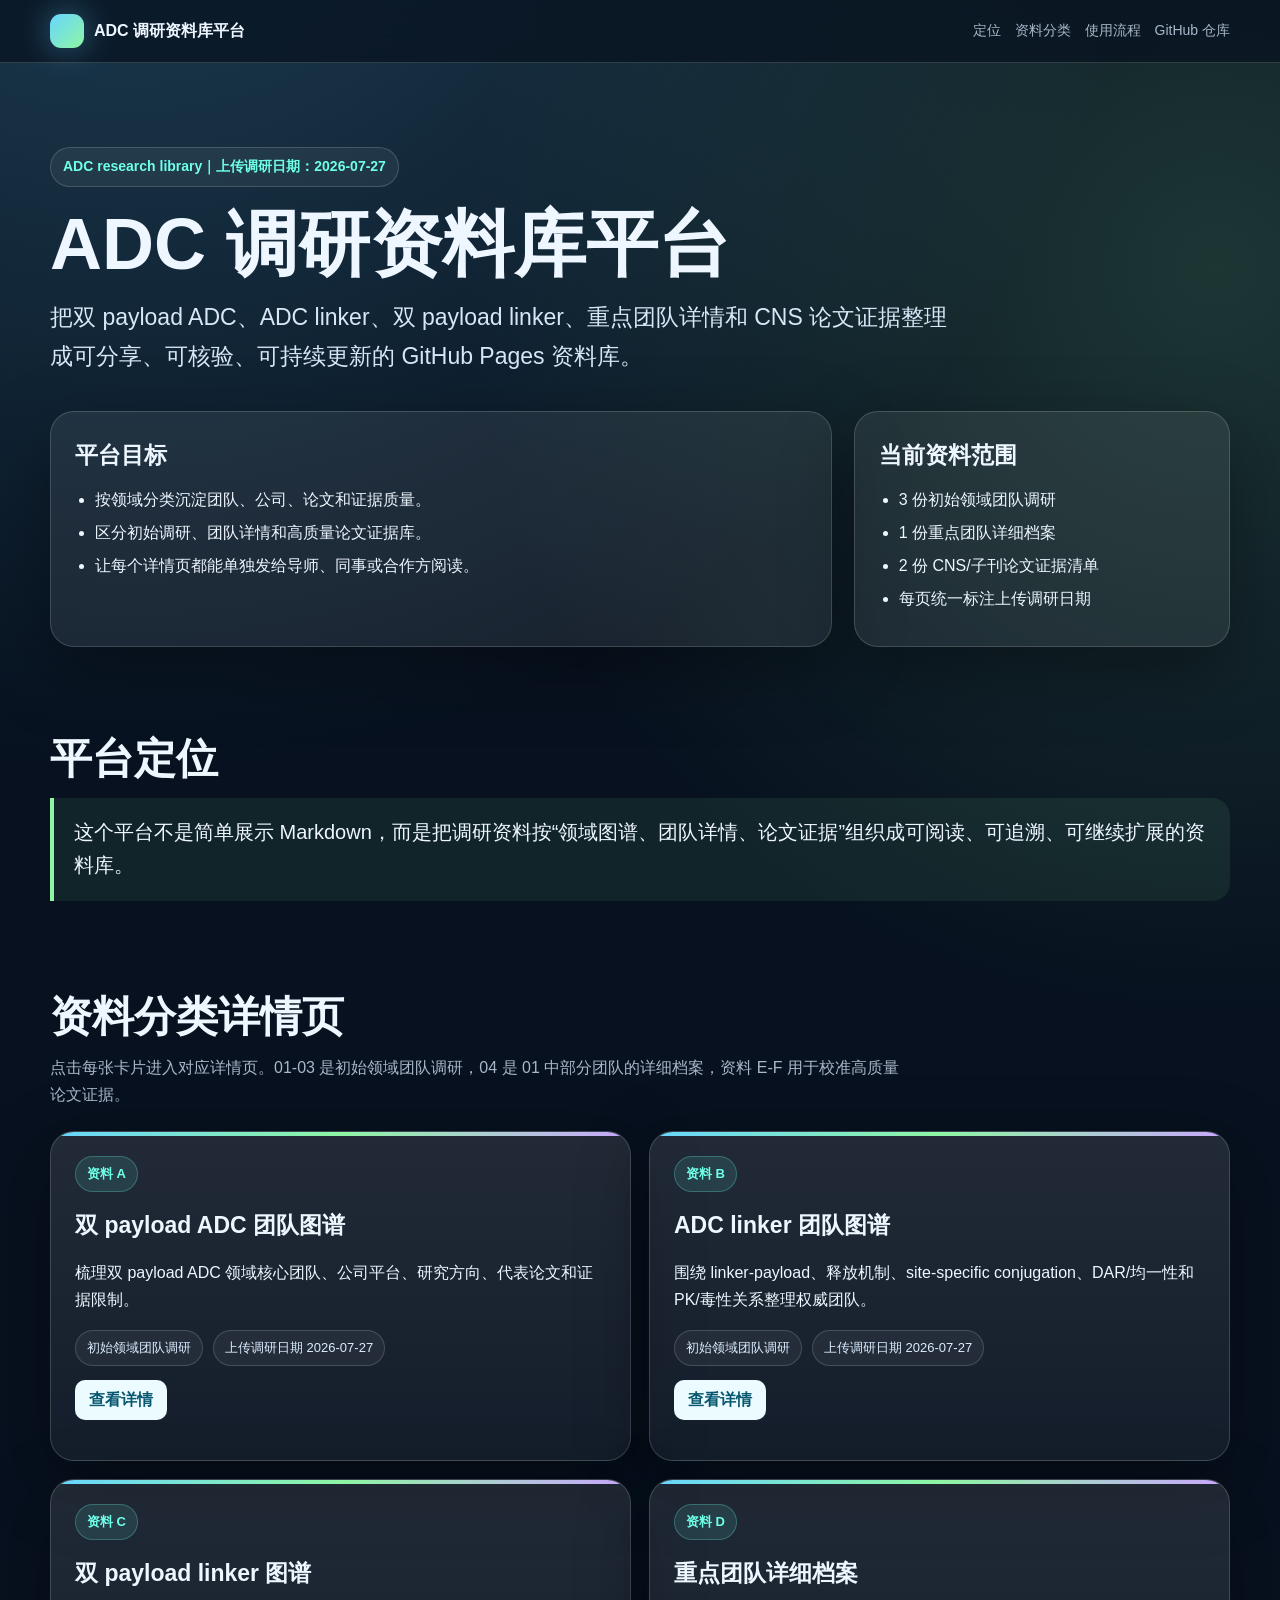
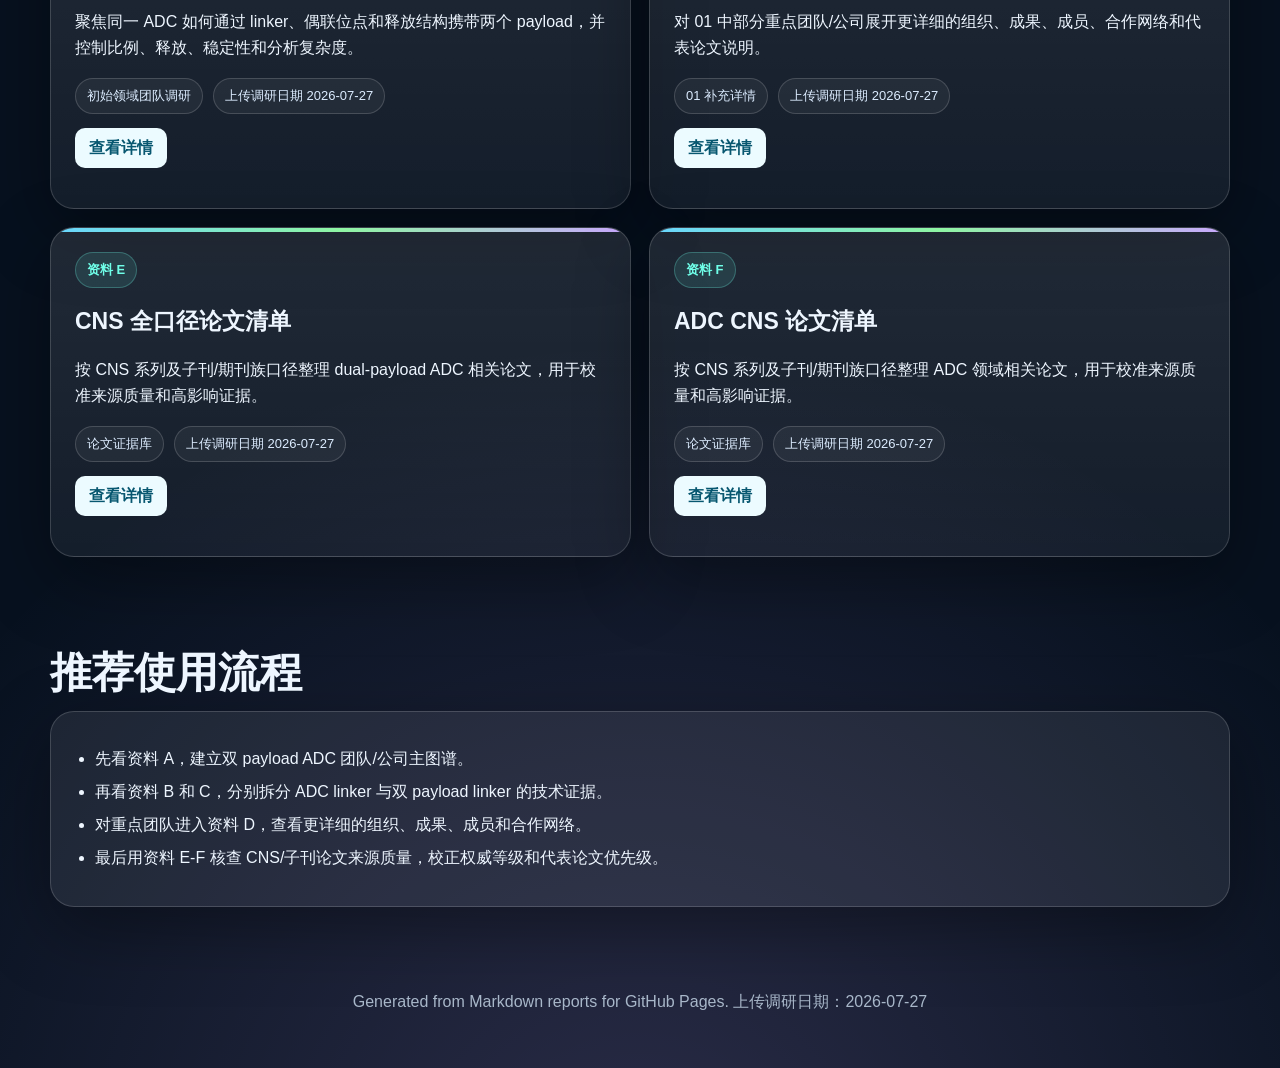
<file: index.html>
<!doctype html>
<html lang="zh-CN">
<head>
  <meta charset="utf-8" />
  <meta name="viewport" content="width=device-width, initial-scale=1" />
  <title>ADC 调研资料库平台</title>
  <meta name="description" content="ADC、ADC linker、双 payload ADC linker 和 CNS 论文证据资料库。" />
  <link rel="stylesheet" href="./assets/site.css" />
</head>
<body>
  <nav>
    <div class="wrap">
      <a class="brand" href="./index.html"><span class="logo"></span><span>ADC 调研资料库平台</span></a>
      <div class="navlinks"><a href="#position">定位</a><a href="#library">资料分类</a><a href="#workflow">使用流程</a><a href="https://github.com/HJH0331/ADC-" target="_blank" rel="noopener">GitHub 仓库</a></div>
    </div>
  </nav>
  <header class="wrap">
    <span class="eyebrow">ADC research library｜上传调研日期：2026-07-27</span>
    <h1>ADC 调研资料库平台</h1>
    <p class="lead">把双 payload ADC、ADC linker、双 payload linker、重点团队详情和 CNS 论文证据整理成可分享、可核验、可持续更新的 GitHub Pages 资料库。</p>
    <div class="hero-grid">
      <div class="card">
        <h3>平台目标</h3>
        <ul>
          <li>按领域分类沉淀团队、公司、论文和证据质量。</li>
          <li>区分初始调研、团队详情和高质量论文证据库。</li>
          <li>让每个详情页都能单独发给导师、同事或合作方阅读。</li>
        </ul>
      </div>
      <div class="card">
        <h3>当前资料范围</h3>
        <ul>
          <li>3 份初始领域团队调研</li>
          <li>1 份重点团队详细档案</li>
          <li>2 份 CNS/子刊论文证据清单</li>
          <li>每页统一标注上传调研日期</li>
        </ul>
      </div>
    </div>
  </header>
  <main>
    <section id="position" class="wrap">
      <h2>平台定位</h2>
      <div class="quote">这个平台不是简单展示 Markdown，而是把调研资料按“领域图谱、团队详情、论文证据”组织成可阅读、可追溯、可继续扩展的资料库。</div>
    </section>
    <section id="library" class="wrap">
      <h2>资料分类详情页</h2>
      <p class="sub">点击每张卡片进入对应详情页。01-03 是初始领域团队调研，04 是 01 中部分团队的详细档案，资料 E-F 用于校准高质量论文证据。</p>
      <div class="grid-2"><article class="task">
  <span class="tag">资料 A</span>
  <h3>双 payload ADC 团队图谱</h3>
  <p>梳理双 payload ADC 领域核心团队、公司平台、研究方向、代表论文和证据限制。</p>
  <div class="pillrow"><span class="meta-pill">初始领域团队调研</span><span class="meta-pill">上传调研日期 2026-07-27</span></div>
  <p style="margin-top:14px;"><a class="btn" href="./detail-01-dual-payload-adc-teams.html">查看详情</a></p>
</article>
<article class="task">
  <span class="tag">资料 B</span>
  <h3>ADC linker 团队图谱</h3>
  <p>围绕 linker-payload、释放机制、site-specific conjugation、DAR/均一性和 PK/毒性关系整理权威团队。</p>
  <div class="pillrow"><span class="meta-pill">初始领域团队调研</span><span class="meta-pill">上传调研日期 2026-07-27</span></div>
  <p style="margin-top:14px;"><a class="btn" href="./detail-02-adc-linker-teams.html">查看详情</a></p>
</article>
<article class="task">
  <span class="tag">资料 C</span>
  <h3>双 payload linker 图谱</h3>
  <p>聚焦同一 ADC 如何通过 linker、偶联位点和释放结构携带两个 payload，并控制比例、释放、稳定性和分析复杂度。</p>
  <div class="pillrow"><span class="meta-pill">初始领域团队调研</span><span class="meta-pill">上传调研日期 2026-07-27</span></div>
  <p style="margin-top:14px;"><a class="btn" href="./detail-03-dual-payload-adc-linker-teams.html">查看详情</a></p>
</article>
<article class="task">
  <span class="tag">资料 D</span>
  <h3>重点团队详细档案</h3>
  <p>对 01 中部分重点团队/公司展开更详细的组织、成果、成员、合作网络和代表论文说明。</p>
  <div class="pillrow"><span class="meta-pill">01 补充详情</span><span class="meta-pill">上传调研日期 2026-07-27</span></div>
  <p style="margin-top:14px;"><a class="btn" href="./detail-04-dual-payload-adc-team-details.html">查看详情</a></p>
</article>
<article class="task">
  <span class="tag">资料 E</span>
  <h3>CNS 全口径论文清单</h3>
  <p>按 CNS 系列及子刊/期刊族口径整理 dual-payload ADC 相关论文，用于校准来源质量和高影响证据。</p>
  <div class="pillrow"><span class="meta-pill">论文证据库</span><span class="meta-pill">上传调研日期 2026-07-27</span></div>
  <p style="margin-top:14px;"><a class="btn" href="./detail-cns-paper-list.html">查看详情</a></p>
</article>
<article class="task">
  <span class="tag">资料 F</span>
  <h3>ADC CNS 论文清单</h3>
  <p>按 CNS 系列及子刊/期刊族口径整理 ADC 领域相关论文，用于校准来源质量和高影响证据。</p>
  <div class="pillrow"><span class="meta-pill">论文证据库</span><span class="meta-pill">上传调研日期 2026-07-27</span></div>
  <p style="margin-top:14px;"><a class="btn" href="./detail-adc-cns-paper-list.html">查看详情</a></p>
</article></div>
    </section>
    <section id="workflow" class="wrap">
      <h2>推荐使用流程</h2>
      <div class="card">
        <ul>
          <li>先看资料 A，建立双 payload ADC 团队/公司主图谱。</li>
          <li>再看资料 B 和 C，分别拆分 ADC linker 与双 payload linker 的技术证据。</li>
          <li>对重点团队进入资料 D，查看更详细的组织、成果、成员和合作网络。</li>
          <li>最后用资料 E-F 核查 CNS/子刊论文来源质量，校正权威等级和代表论文优先级。</li>
        </ul>
      </div>
    </section>
  </main>
  <footer class="wrap">Generated from Markdown reports for GitHub Pages. 上传调研日期：2026-07-27</footer>
  <script>
    document.querySelectorAll('.task').forEach(card => {
      const link = card.querySelector('a.btn');
      if (!link) return;
      card.addEventListener('click', event => {
        if (event.target.closest('a')) return;
        window.location.href = link.href;
      });
    });
  </script>
</body>
</html>
</file>
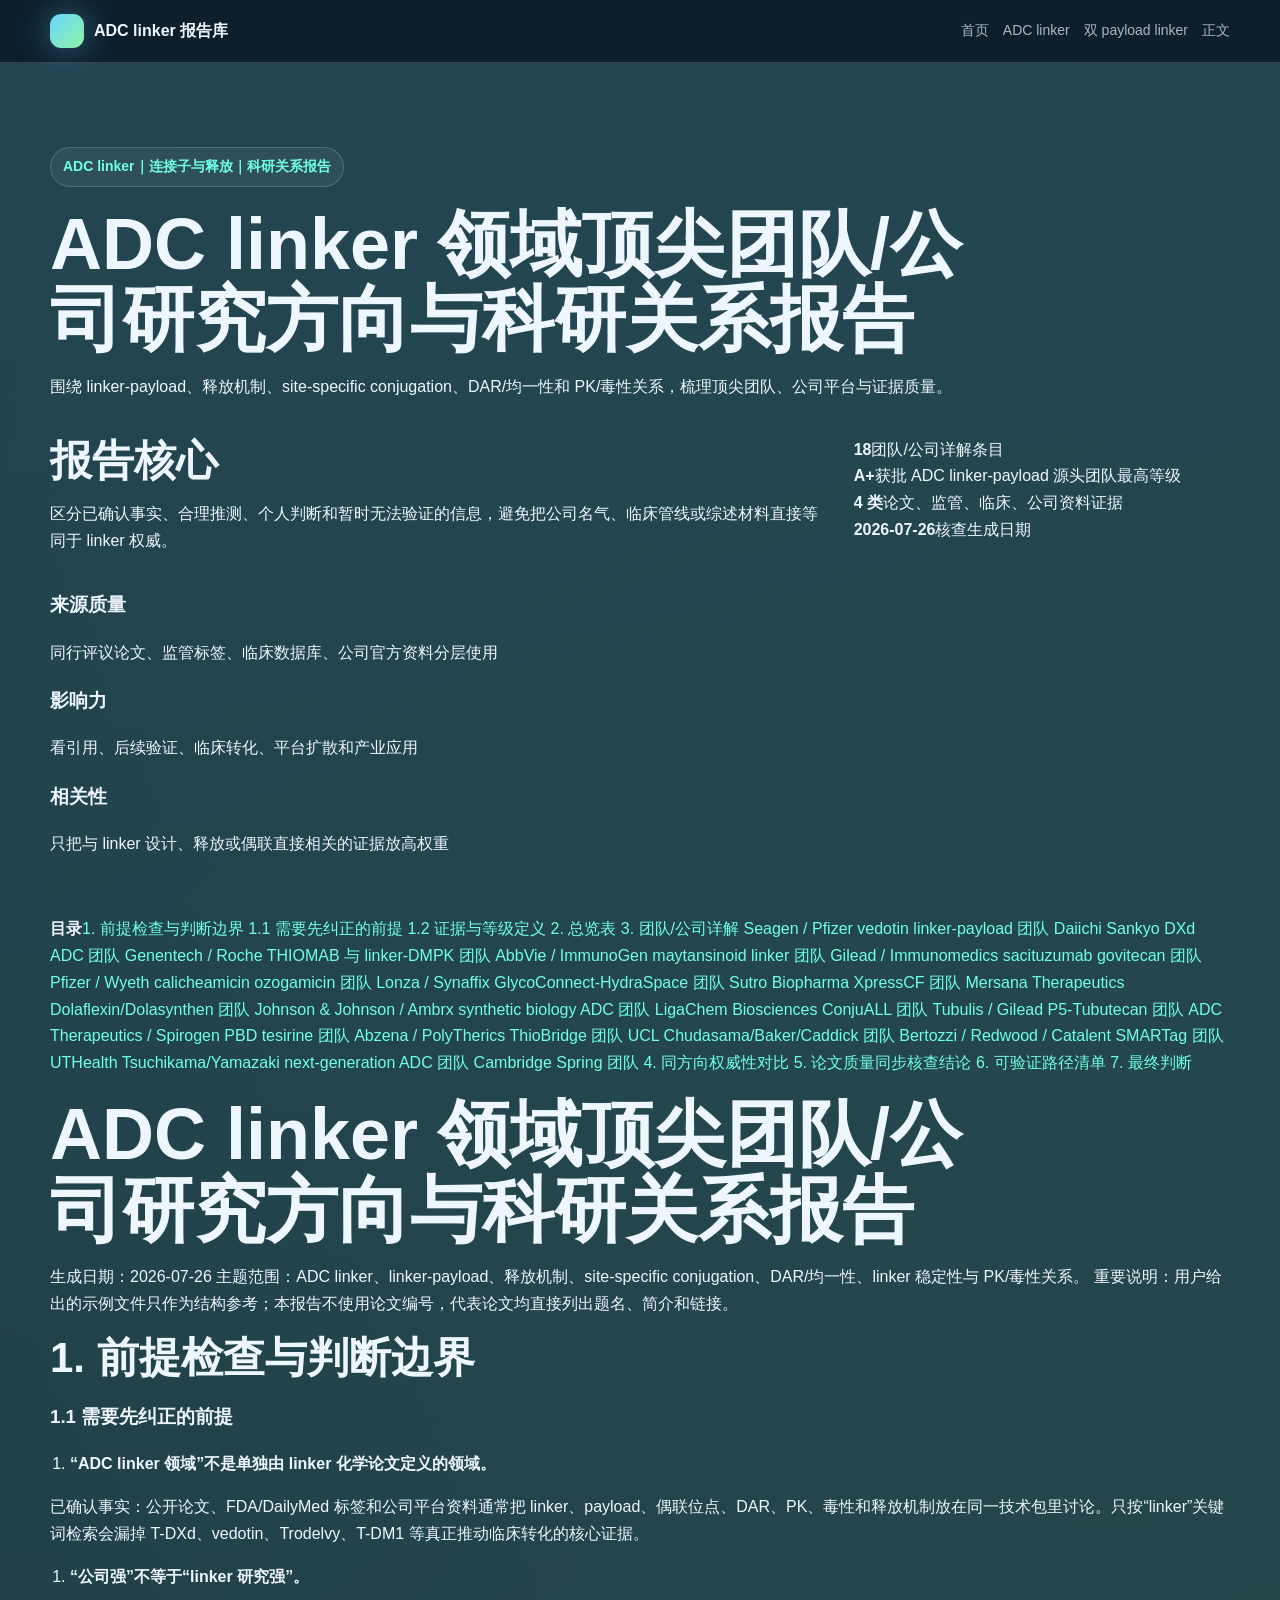
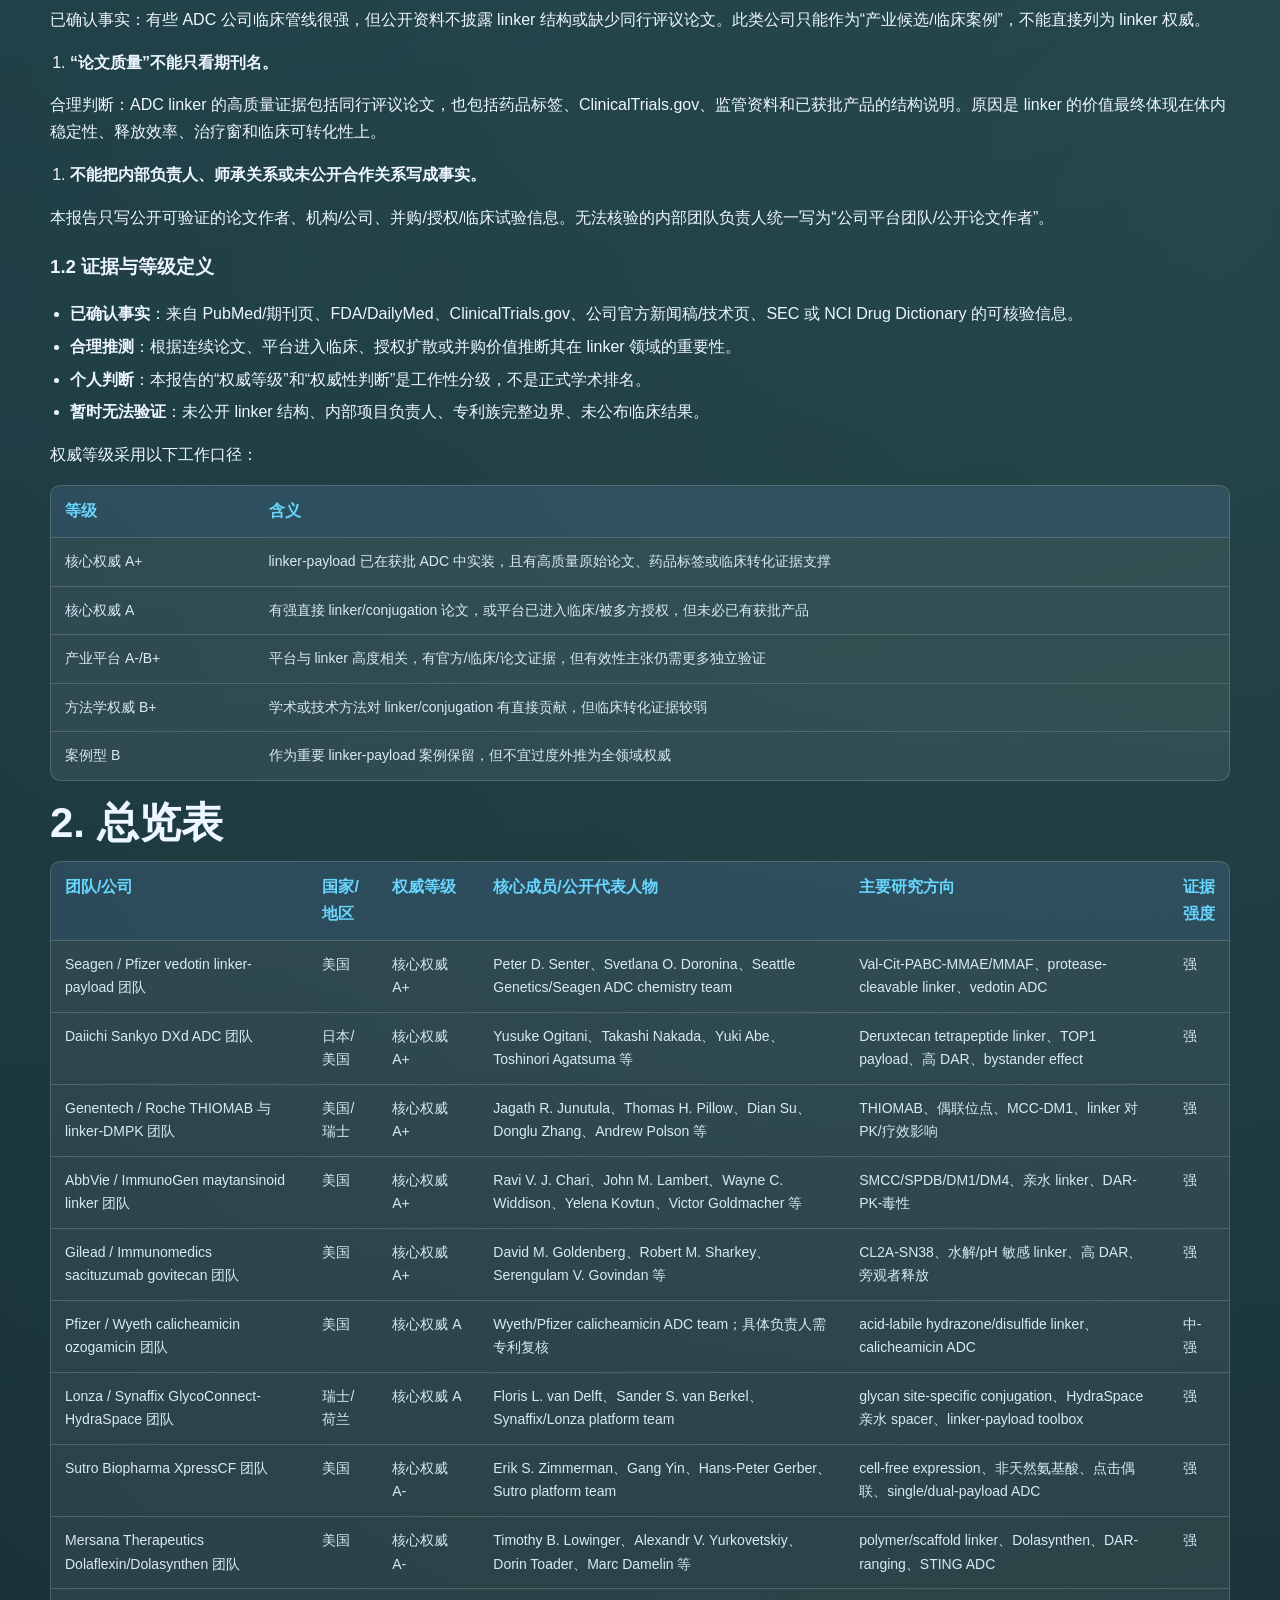
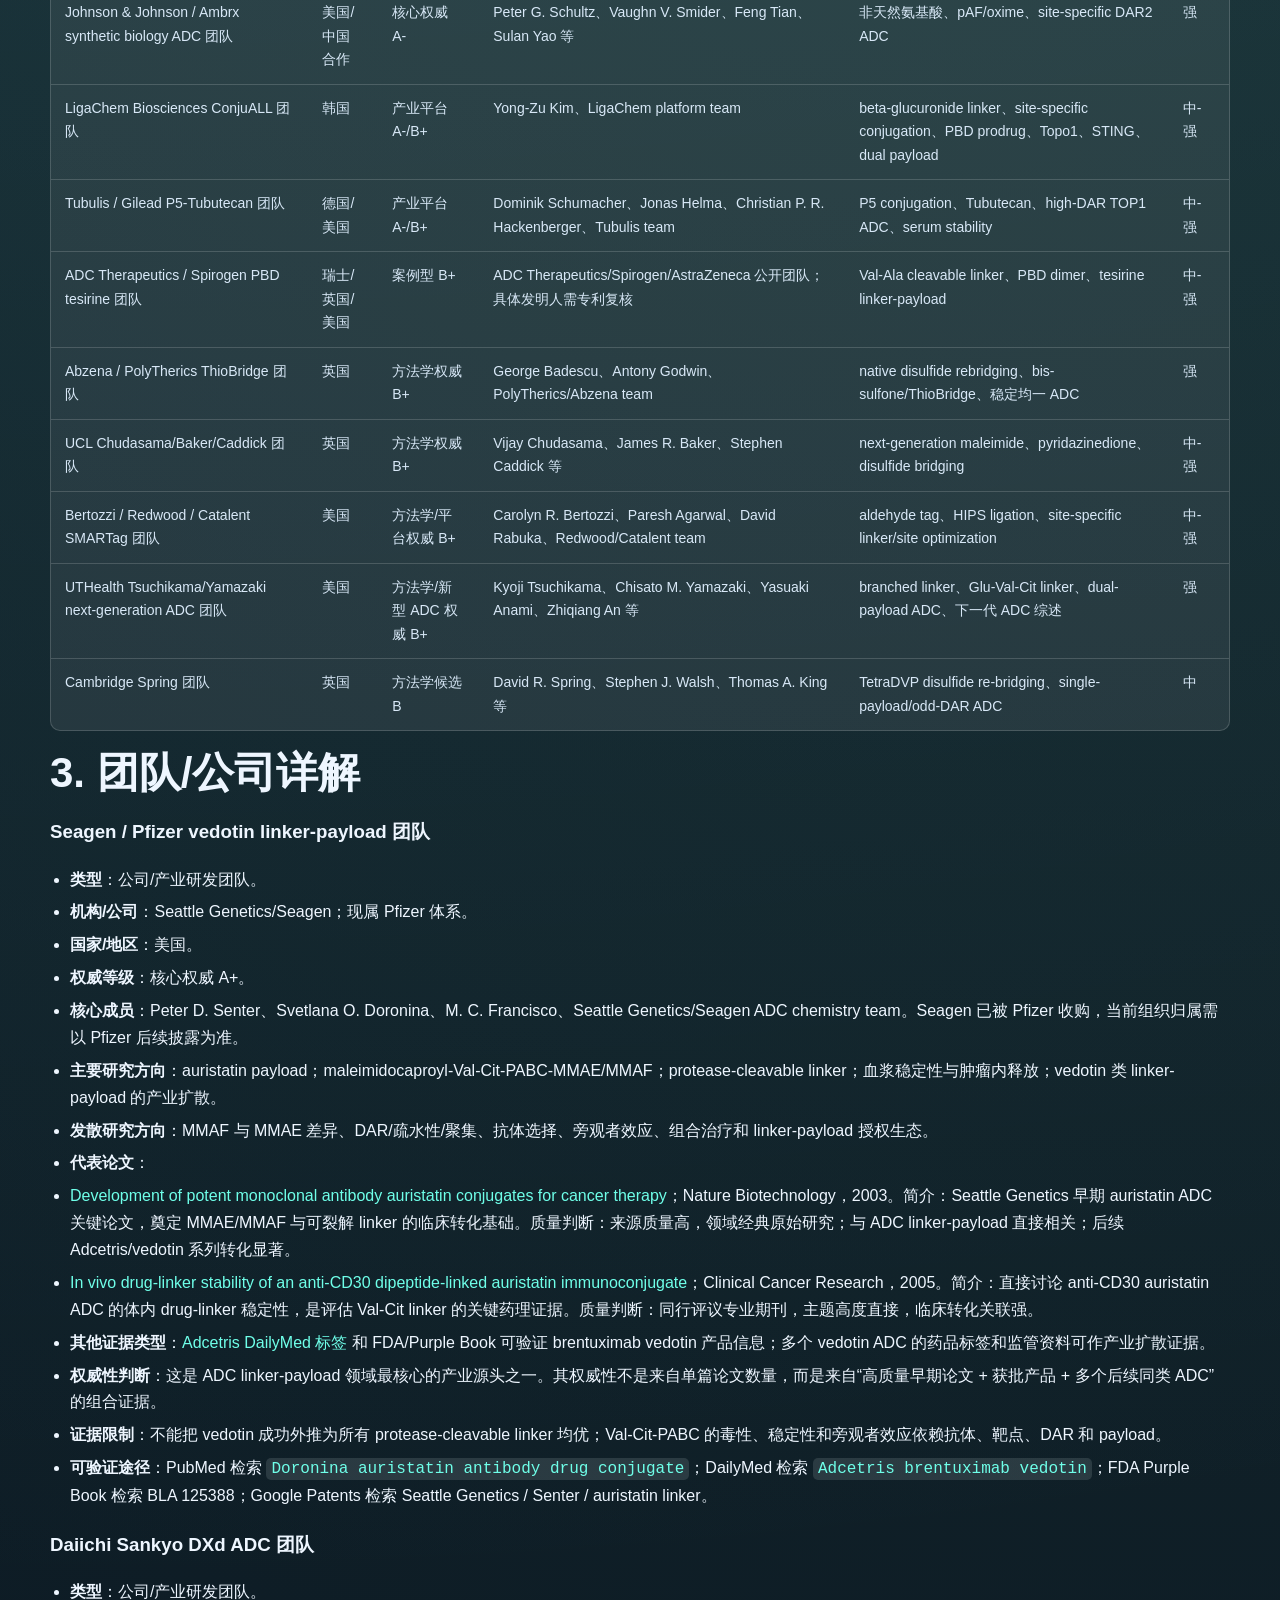
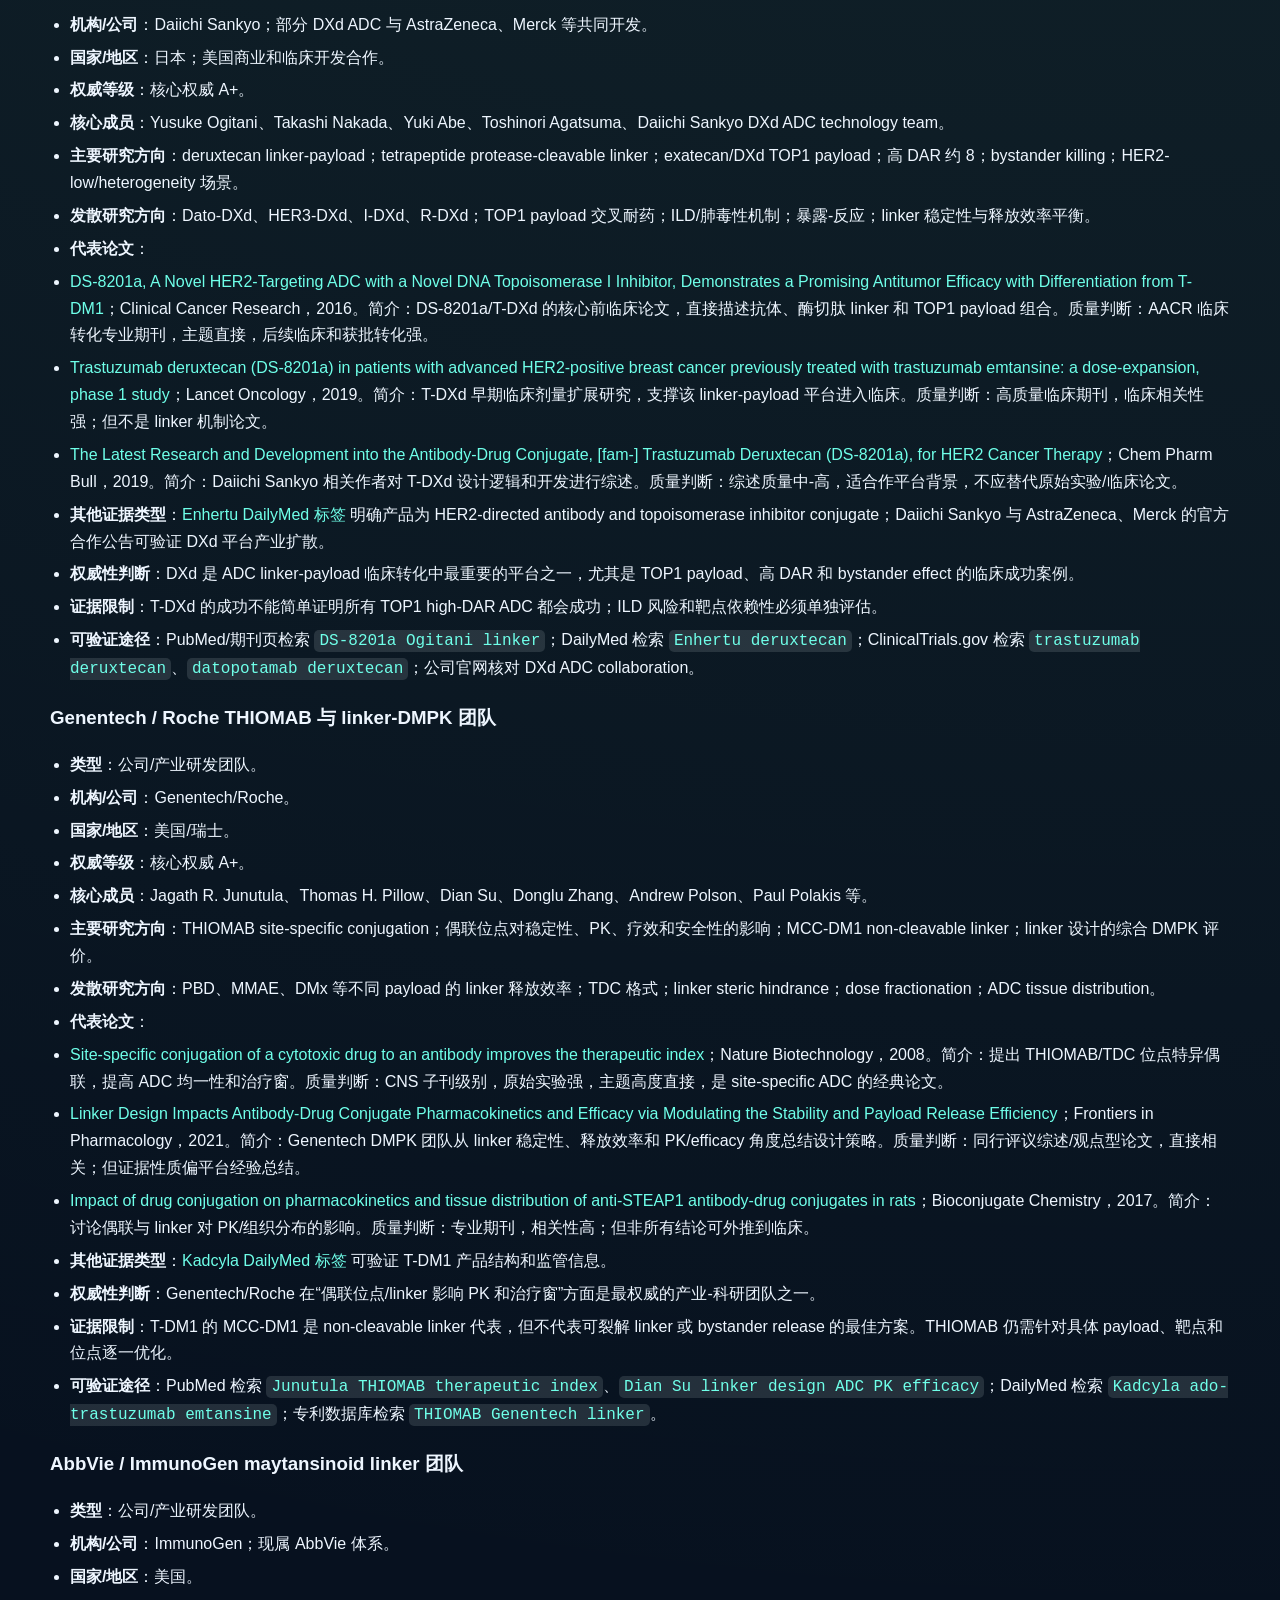
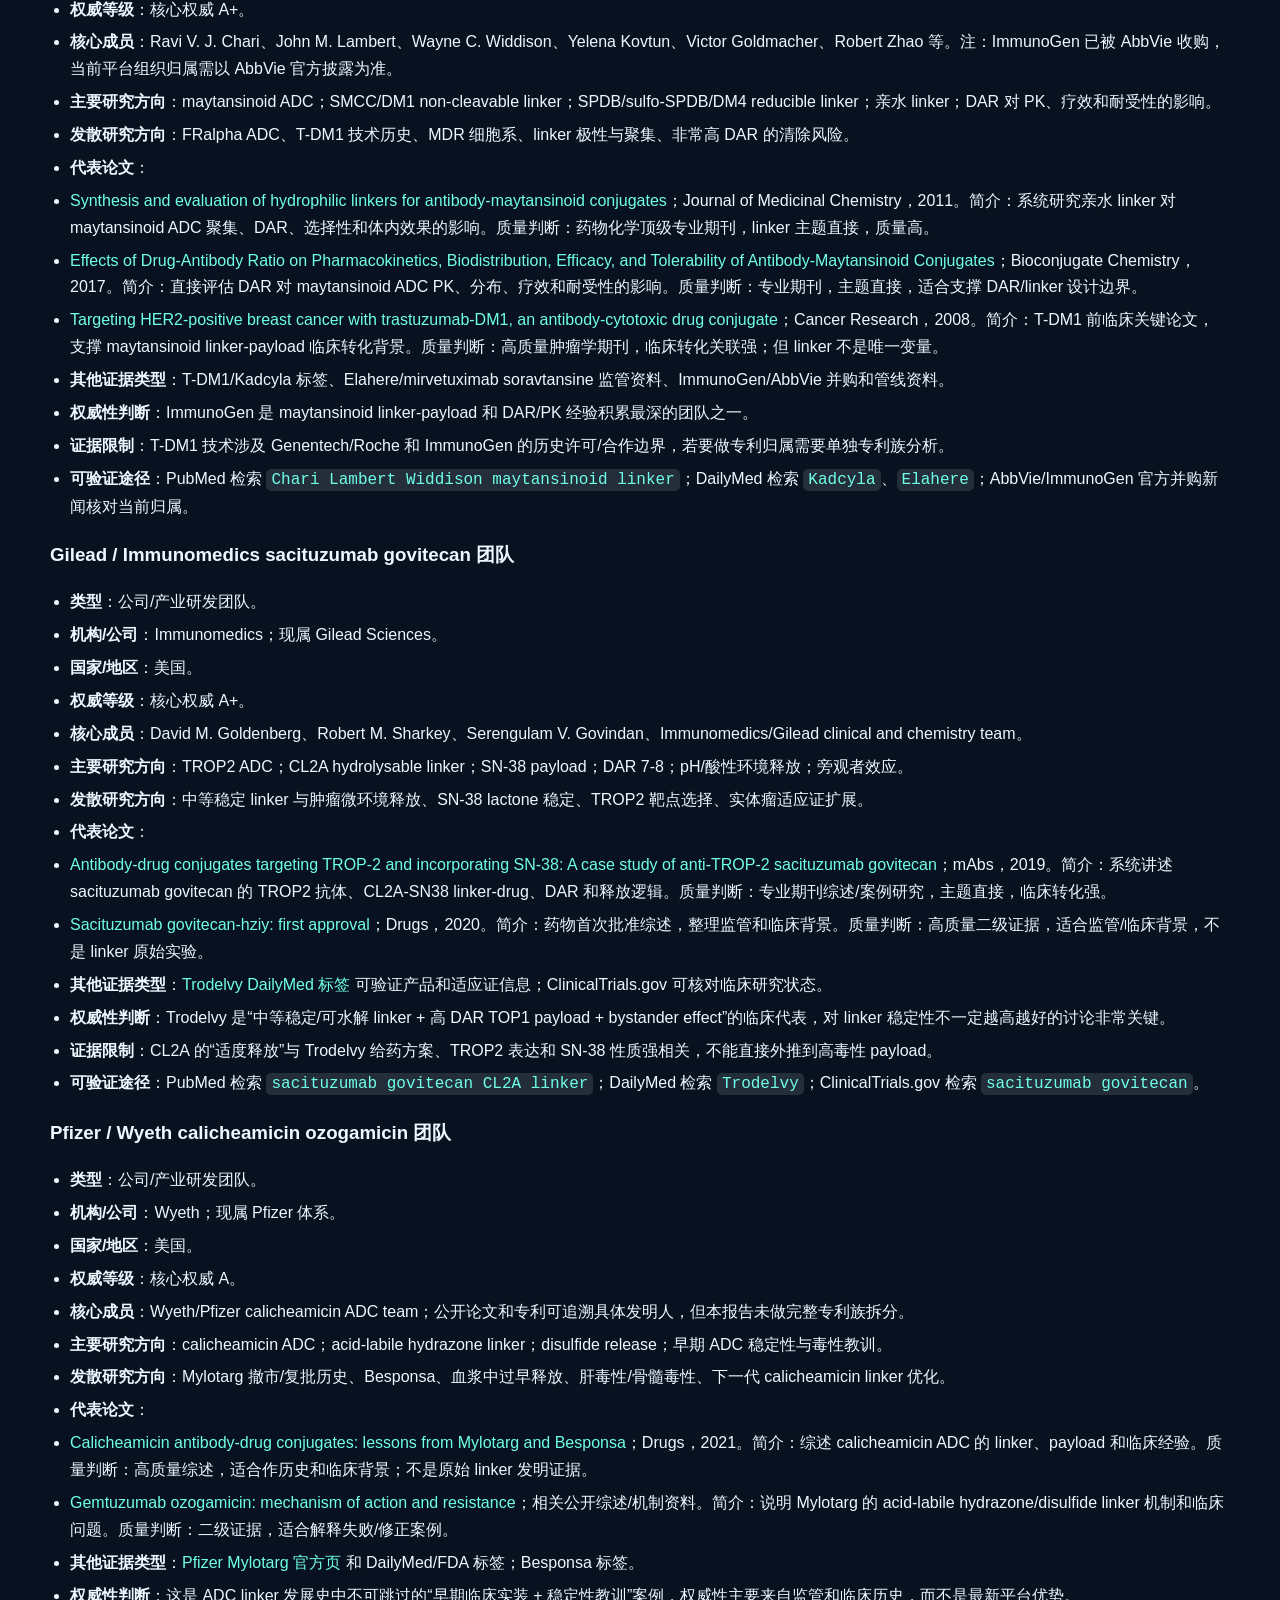
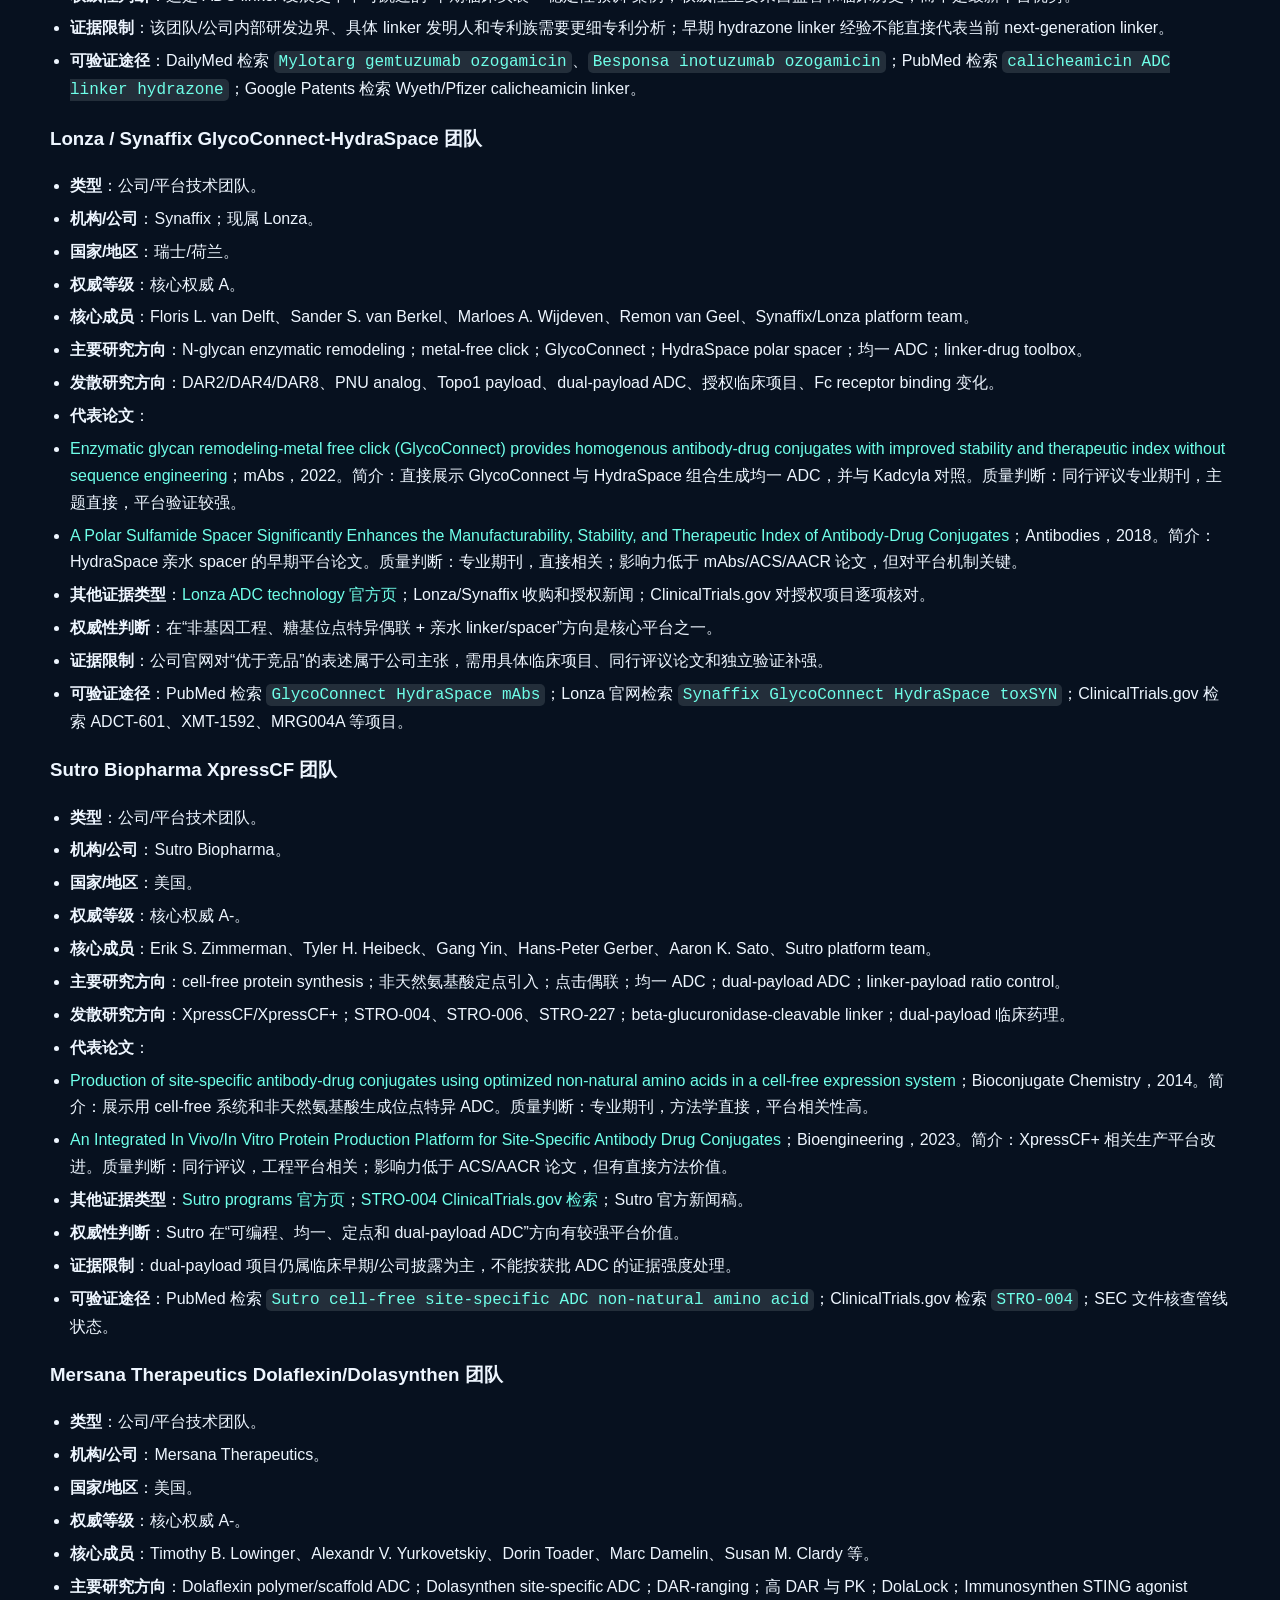
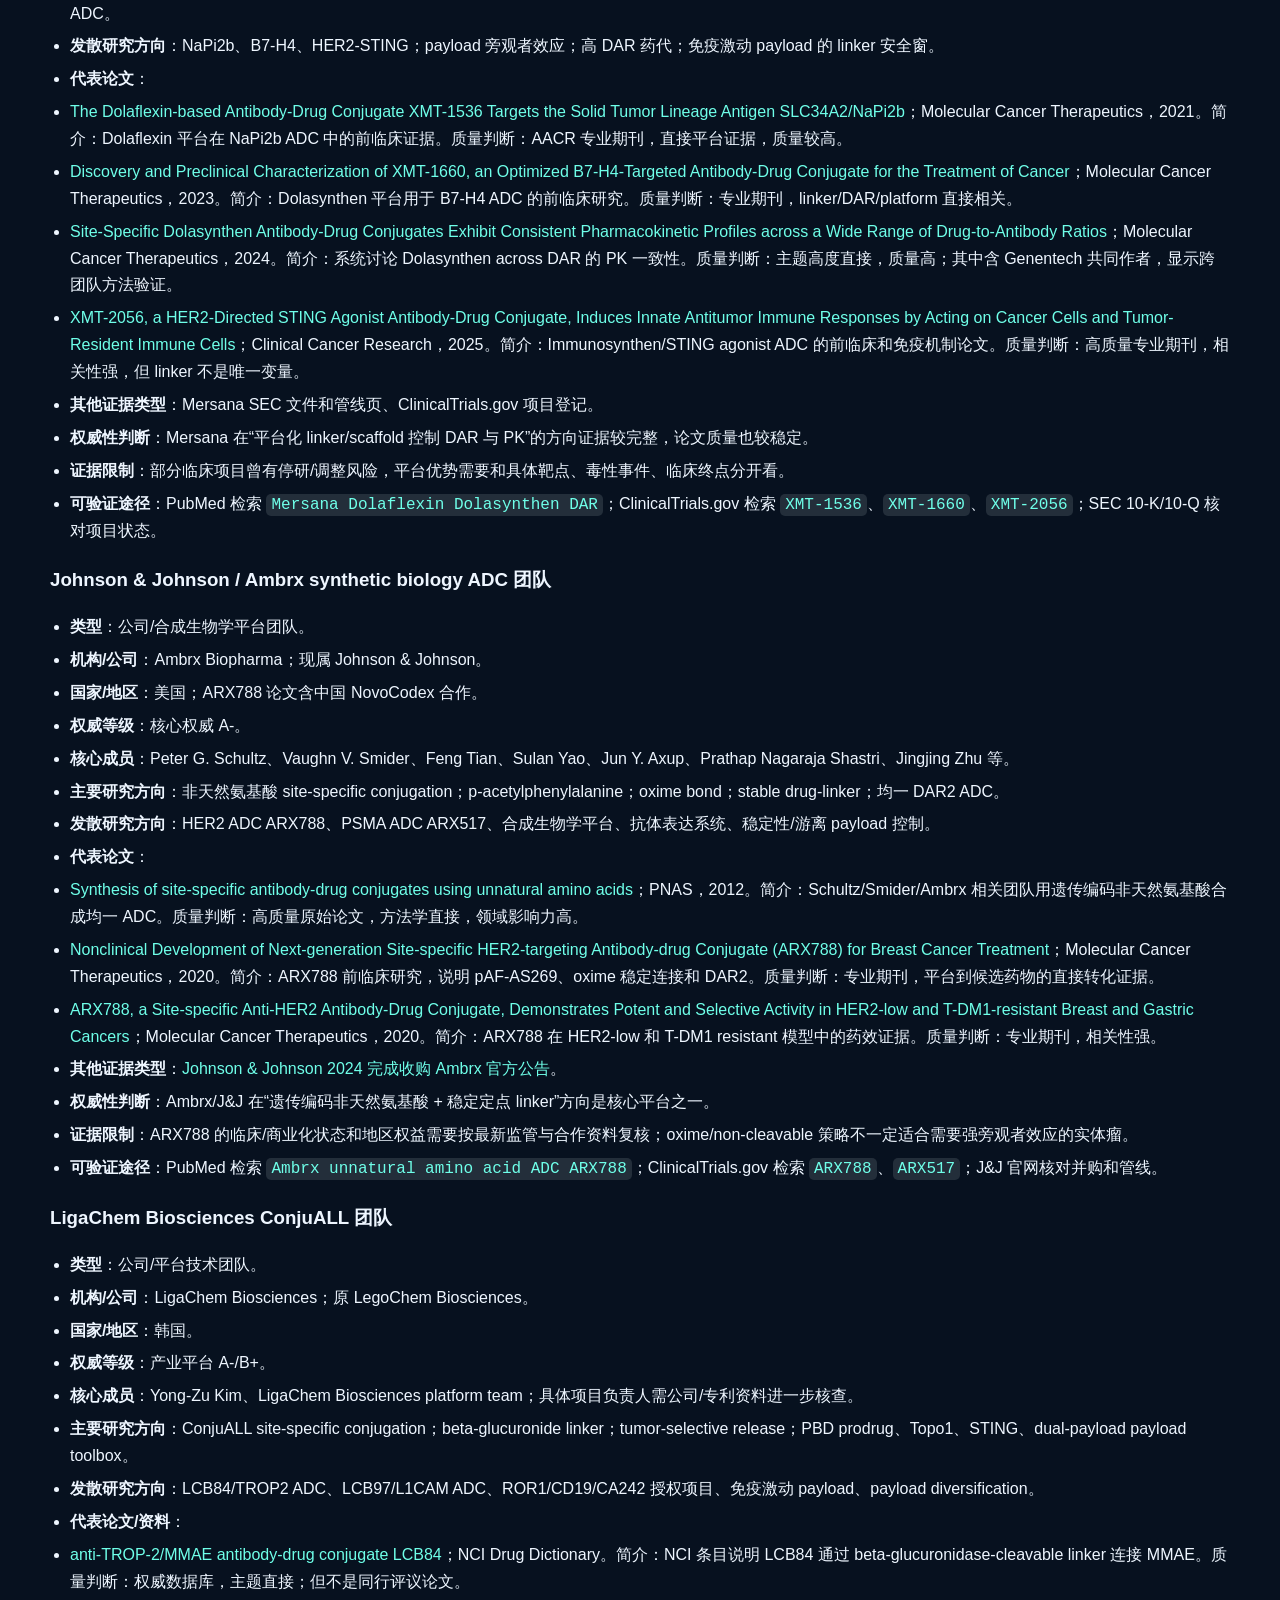
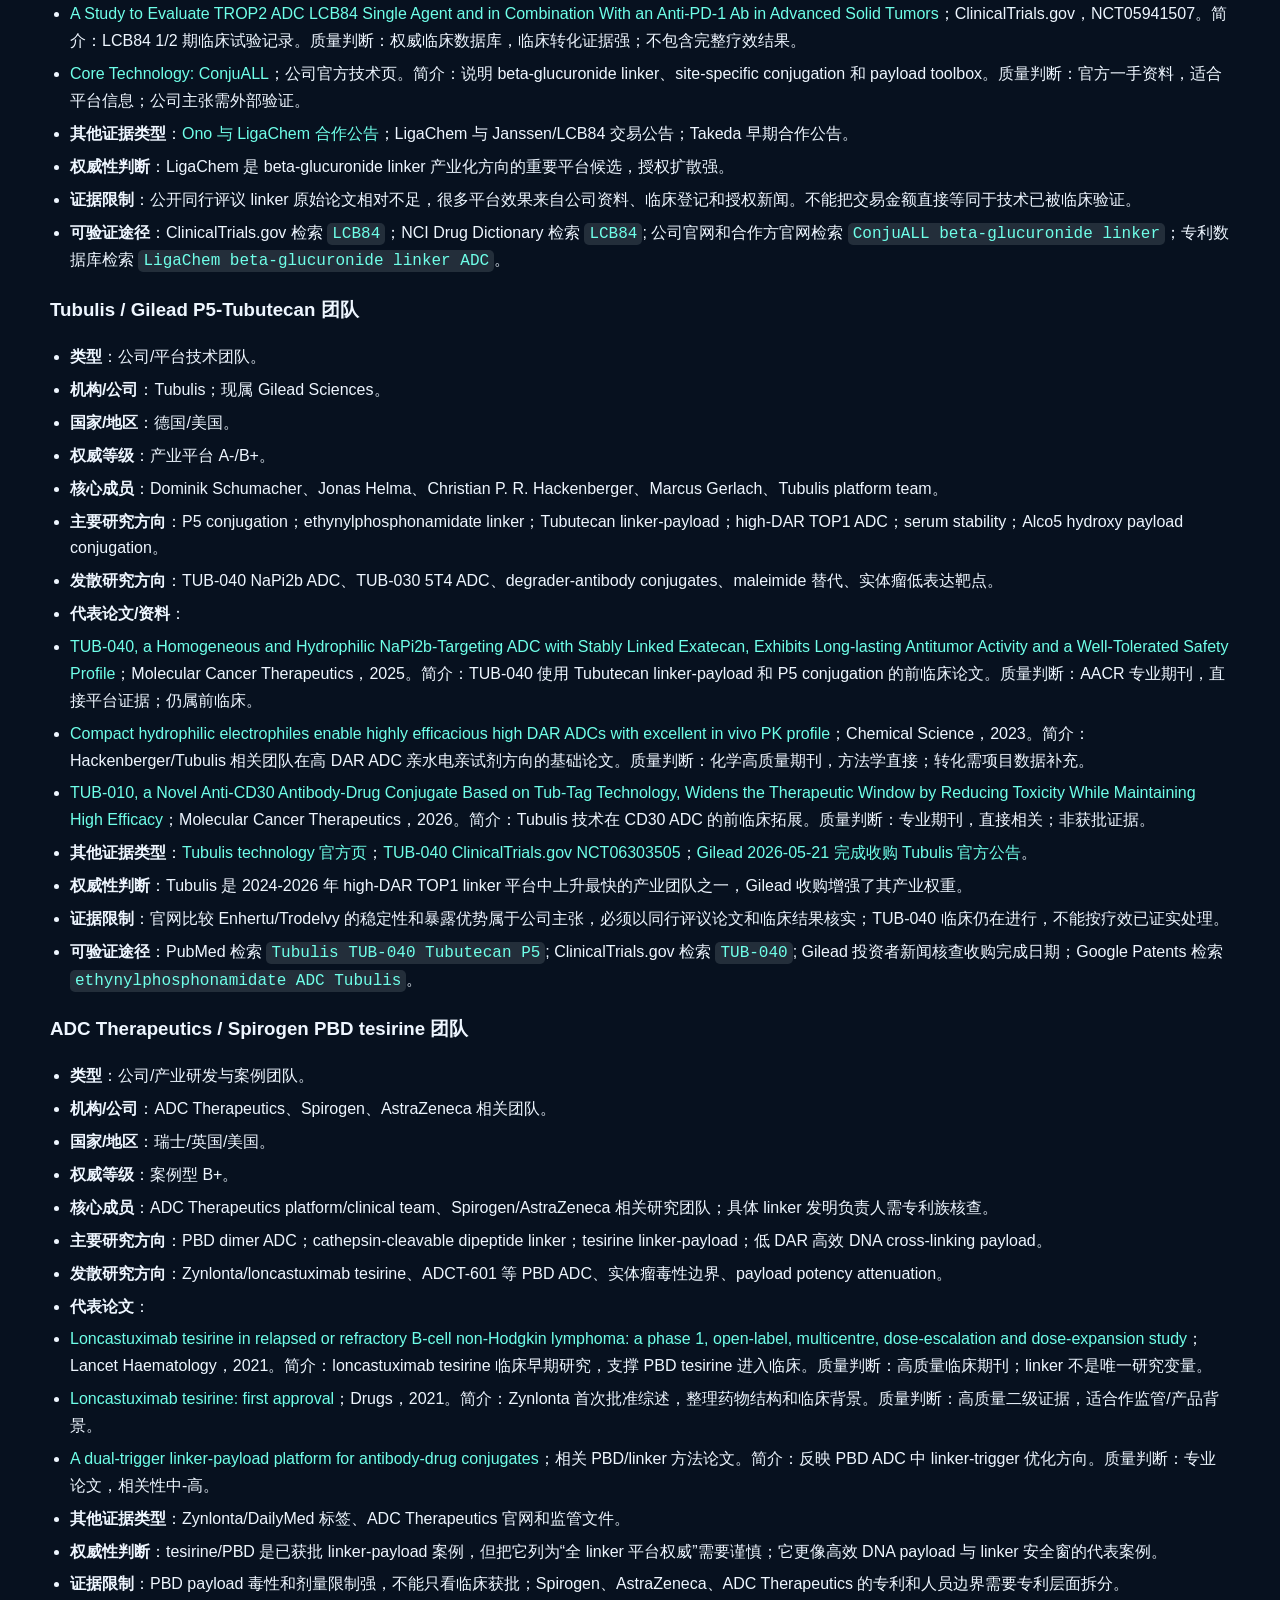
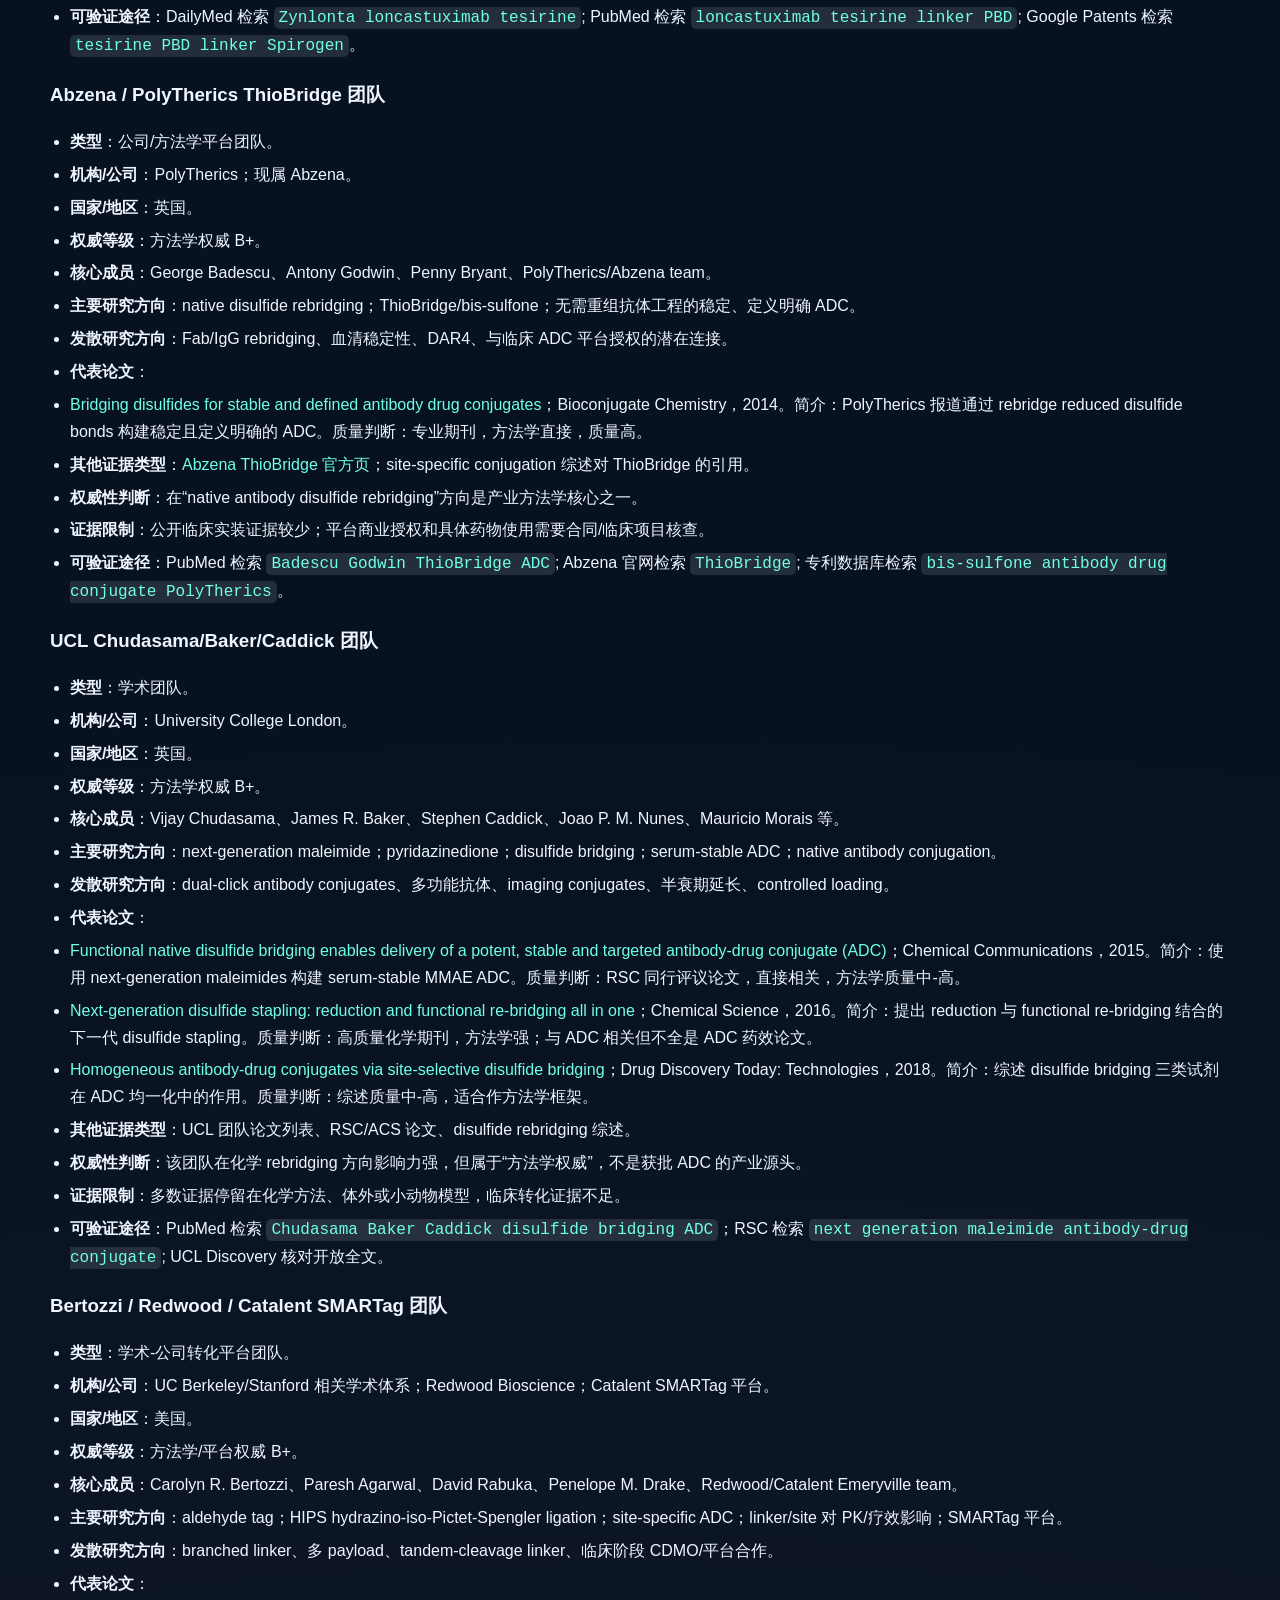
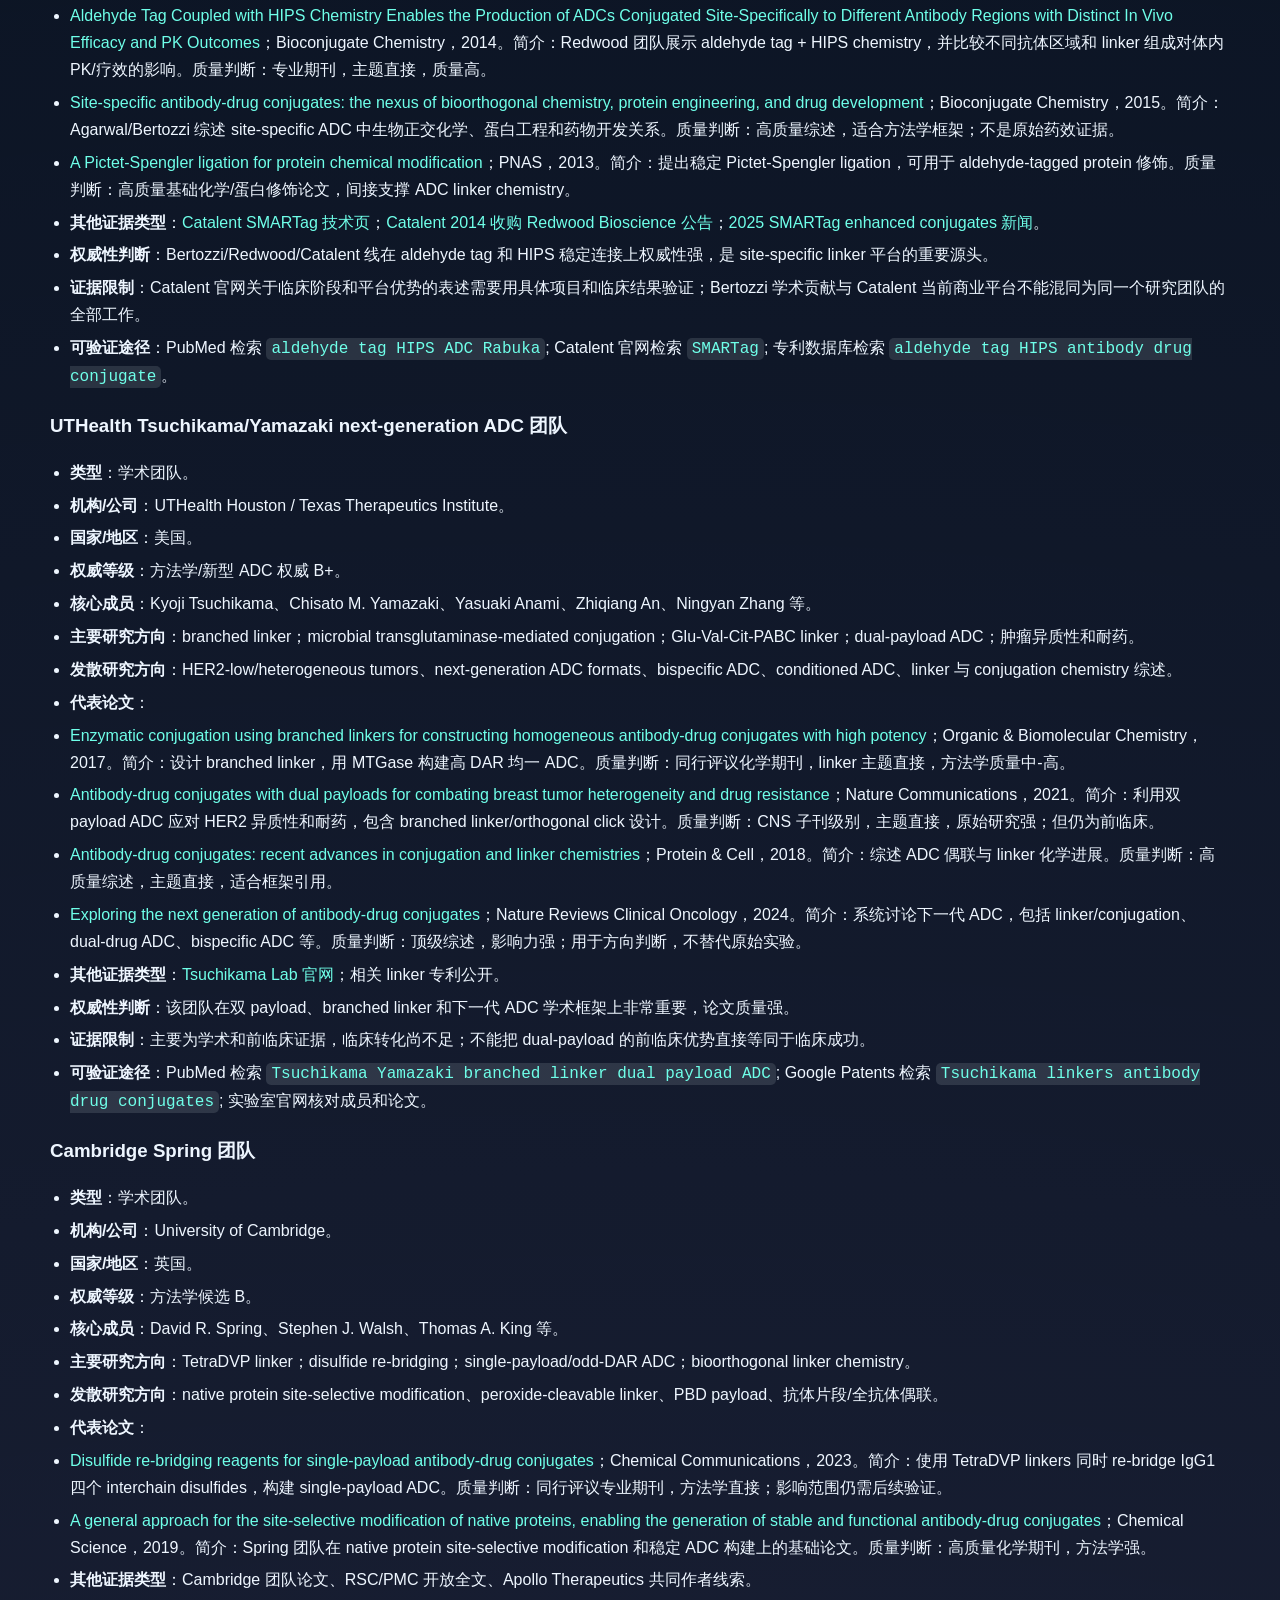
<file: adc-linker-report.html>
<!doctype html>
<html lang="zh-CN">
<head>
  <meta charset="utf-8" />
  <meta name="viewport" content="width=device-width, initial-scale=1" />
  <title>ADC linker 领域顶尖团队/公司研究方向与科研关系报告</title>
  <meta name="description" content="围绕 linker-payload、释放机制、site-specific conjugation、DAR/均一性和 PK/毒性关系，梳理顶尖团队、公司平台与证据质量。" />
  <link rel="stylesheet" href="./assets/site.css" />
</head>
<body id="top">
  <nav><div class="wrap"><a class="brand" href="./index.html"><span class="logo"></span><span>ADC linker 报告库</span></a><div class="navlinks"><a href="./index.html">首页</a><a href="./adc-linker-report.html">ADC linker</a><a href="./dual-payload-linker-report.html">双 payload linker</a><a href="#1-前提检查与判断边界">正文</a></div></div></nav>
  <header class="wrap">
    <span class="eyebrow">ADC linker｜连接子与释放｜科研关系报告</span>
    <h1>ADC linker 领域顶尖团队/公司研究方向与科研关系报告</h1>
    <p class="subtitle">围绕 linker-payload、释放机制、site-specific conjugation、DAR/均一性和 PK/毒性关系，梳理顶尖团队、公司平台与证据质量。</p>
    <div class="hero-grid">
      <div class="brief"><h2>报告核心</h2><p>区分已确认事实、合理推测、个人判断和暂时无法验证的信息，避免把公司名气、临床管线或综述材料直接等同于 linker 权威。</p></div>
      <div class="metrics"><div class="metric"><strong>18</strong><span>团队/公司详解条目</span></div>
<div class="metric"><strong>A+</strong><span>获批 ADC linker-payload 源头团队最高等级</span></div>
<div class="metric"><strong>4 类</strong><span>论文、监管、临床、公司资料证据</span></div>
<div class="metric"><strong>2026-07-26</strong><span>核查生成日期</span></div></div>
    </div>
    <div class="formula-strip"><div class="formula-card"><h3>来源质量</h3><p>同行评议论文、监管标签、临床数据库、公司官方资料分层使用</p></div>
<div class="formula-card"><h3>影响力</h3><p>看引用、后续验证、临床转化、平台扩散和产业应用</p></div>
<div class="formula-card"><h3>相关性</h3><p>只把与 linker 设计、释放或偶联直接相关的证据放高权重</p></div></div>
  </header>
  <main class="wrap layout">
    <aside><strong>目录</strong><a class="toc-level-2" href="#1-前提检查与判断边界">1. 前提检查与判断边界</a>
<a class="toc-level-3" href="#1-1-需要先纠正的前提">1.1 需要先纠正的前提</a>
<a class="toc-level-3" href="#1-2-证据与等级定义">1.2 证据与等级定义</a>
<a class="toc-level-2" href="#2-总览表">2. 总览表</a>
<a class="toc-level-2" href="#3-团队-公司详解">3. 团队/公司详解</a>
<a class="toc-level-3" href="#seagen-pfizer-vedotin-linker-payload-团队">Seagen / Pfizer vedotin linker-payload 团队</a>
<a class="toc-level-3" href="#daiichi-sankyo-dxd-adc-团队">Daiichi Sankyo DXd ADC 团队</a>
<a class="toc-level-3" href="#genentech-roche-thiomab-与-linker-dmpk-团队">Genentech / Roche THIOMAB 与 linker-DMPK 团队</a>
<a class="toc-level-3" href="#abbvie-immunogen-maytansinoid-linker-团队">AbbVie / ImmunoGen maytansinoid linker 团队</a>
<a class="toc-level-3" href="#gilead-immunomedics-sacituzumab-govitecan-团队">Gilead / Immunomedics sacituzumab govitecan 团队</a>
<a class="toc-level-3" href="#pfizer-wyeth-calicheamicin-ozogamicin-团队">Pfizer / Wyeth calicheamicin ozogamicin 团队</a>
<a class="toc-level-3" href="#lonza-synaffix-glycoconnect-hydraspace-团队">Lonza / Synaffix GlycoConnect-HydraSpace 团队</a>
<a class="toc-level-3" href="#sutro-biopharma-xpresscf-团队">Sutro Biopharma XpressCF 团队</a>
<a class="toc-level-3" href="#mersana-therapeutics-dolaflexin-dolasynthen-团队">Mersana Therapeutics Dolaflexin/Dolasynthen 团队</a>
<a class="toc-level-3" href="#johnson-johnson-ambrx-synthetic-biology-adc-团队">Johnson &amp; Johnson / Ambrx synthetic biology ADC 团队</a>
<a class="toc-level-3" href="#ligachem-biosciences-conjuall-团队">LigaChem Biosciences ConjuALL 团队</a>
<a class="toc-level-3" href="#tubulis-gilead-p5-tubutecan-团队">Tubulis / Gilead P5-Tubutecan 团队</a>
<a class="toc-level-3" href="#adc-therapeutics-spirogen-pbd-tesirine-团队">ADC Therapeutics / Spirogen PBD tesirine 团队</a>
<a class="toc-level-3" href="#abzena-polytherics-thiobridge-团队">Abzena / PolyTherics ThioBridge 团队</a>
<a class="toc-level-3" href="#ucl-chudasama-baker-caddick-团队">UCL Chudasama/Baker/Caddick 团队</a>
<a class="toc-level-3" href="#bertozzi-redwood-catalent-smartag-团队">Bertozzi / Redwood / Catalent SMARTag 团队</a>
<a class="toc-level-3" href="#uthealth-tsuchikama-yamazaki-next-generation-adc-团队">UTHealth Tsuchikama/Yamazaki next-generation ADC 团队</a>
<a class="toc-level-3" href="#cambridge-spring-团队">Cambridge Spring 团队</a>
<a class="toc-level-2" href="#4-同方向权威性对比">4. 同方向权威性对比</a>
<a class="toc-level-2" href="#5-论文质量同步核查结论">5. 论文质量同步核查结论</a>
<a class="toc-level-2" href="#6-可验证路径清单">6. 可验证路径清单</a>
<a class="toc-level-2" href="#7-最终判断">7. 最终判断</a></aside>
    <article>
      <h1 id="adc-linker-领域顶尖团队-公司研究方向与科研关系报告">ADC linker 领域顶尖团队/公司研究方向与科研关系报告</h1>
<p>生成日期：2026-07-26 主题范围：ADC linker、linker-payload、释放机制、site-specific conjugation、DAR/均一性、linker 稳定性与 PK/毒性关系。 重要说明：用户给出的示例文件只作为结构参考；本报告不使用论文编号，代表论文均直接列出题名、简介和链接。</p>
<h2 id="1-前提检查与判断边界">1. 前提检查与判断边界</h2>
<h3 id="1-1-需要先纠正的前提">1.1 需要先纠正的前提</h3>
<ol><li><strong>“ADC linker 领域”不是单独由 linker 化学论文定义的领域。</strong>  </li></ol>
<p>已确认事实：公开论文、FDA/DailyMed 标签和公司平台资料通常把 linker、payload、偶联位点、DAR、PK、毒性和释放机制放在同一技术包里讨论。只按“linker”关键词检索会漏掉 T-DXd、vedotin、Trodelvy、T-DM1 等真正推动临床转化的核心证据。</p>
<ol><li><strong>“公司强”不等于“linker 研究强”。</strong>  </li></ol>
<p>已确认事实：有些 ADC 公司临床管线很强，但公开资料不披露 linker 结构或缺少同行评议论文。此类公司只能作为“产业候选/临床案例”，不能直接列为 linker 权威。</p>
<ol><li><strong>“论文质量”不能只看期刊名。</strong>  </li></ol>
<p>合理判断：ADC linker 的高质量证据包括同行评议论文，也包括药品标签、ClinicalTrials.gov、监管资料和已获批产品的结构说明。原因是 linker 的价值最终体现在体内稳定性、释放效率、治疗窗和临床可转化性上。</p>
<ol><li><strong>不能把内部负责人、师承关系或未公开合作关系写成事实。</strong>  </li></ol>
<p>本报告只写公开可验证的论文作者、机构/公司、并购/授权/临床试验信息。无法核验的内部团队负责人统一写为“公司平台团队/公开论文作者”。</p>
<h3 id="1-2-证据与等级定义">1.2 证据与等级定义</h3>
<ul><li><strong>已确认事实</strong>：来自 PubMed/期刊页、FDA/DailyMed、ClinicalTrials.gov、公司官方新闻稿/技术页、SEC 或 NCI Drug Dictionary 的可核验信息。</li>
<li><strong>合理推测</strong>：根据连续论文、平台进入临床、授权扩散或并购价值推断其在 linker 领域的重要性。</li>
<li><strong>个人判断</strong>：本报告的“权威等级”和“权威性判断”是工作性分级，不是正式学术排名。</li>
<li><strong>暂时无法验证</strong>：未公开 linker 结构、内部项目负责人、专利族完整边界、未公布临床结果。</li></ul>
<p>权威等级采用以下工作口径：</p>
<div class="table-wrap"><table><thead><tr><th>等级</th><th>含义</th></tr></thead><tbody><tr><td>核心权威 A+</td><td>linker-payload 已在获批 ADC 中实装，且有高质量原始论文、药品标签或临床转化证据支撑</td></tr>
<tr><td>核心权威 A</td><td>有强直接 linker/conjugation 论文，或平台已进入临床/被多方授权，但未必已有获批产品</td></tr>
<tr><td>产业平台 A-/B+</td><td>平台与 linker 高度相关，有官方/临床/论文证据，但有效性主张仍需更多独立验证</td></tr>
<tr><td>方法学权威 B+</td><td>学术或技术方法对 linker/conjugation 有直接贡献，但临床转化证据较弱</td></tr>
<tr><td>案例型 B</td><td>作为重要 linker-payload 案例保留，但不宜过度外推为全领域权威</td></tr></tbody></table></div>
<h2 id="2-总览表">2. 总览表</h2>
<div class="table-wrap"><table><thead><tr><th>团队/公司</th><th>国家/地区</th><th>权威等级</th><th>核心成员/公开代表人物</th><th>主要研究方向</th><th>证据强度</th></tr></thead><tbody><tr><td>Seagen / Pfizer vedotin linker-payload 团队</td><td>美国</td><td>核心权威 A+</td><td>Peter D. Senter、Svetlana O. Doronina、Seattle Genetics/Seagen ADC chemistry team</td><td>Val-Cit-PABC-MMAE/MMAF、protease-cleavable linker、vedotin ADC</td><td>强</td></tr>
<tr><td>Daiichi Sankyo DXd ADC 团队</td><td>日本/美国</td><td>核心权威 A+</td><td>Yusuke Ogitani、Takashi Nakada、Yuki Abe、Toshinori Agatsuma 等</td><td>Deruxtecan tetrapeptide linker、TOP1 payload、高 DAR、bystander effect</td><td>强</td></tr>
<tr><td>Genentech / Roche THIOMAB 与 linker-DMPK 团队</td><td>美国/瑞士</td><td>核心权威 A+</td><td>Jagath R. Junutula、Thomas H. Pillow、Dian Su、Donglu Zhang、Andrew Polson 等</td><td>THIOMAB、偶联位点、MCC-DM1、linker 对 PK/疗效影响</td><td>强</td></tr>
<tr><td>AbbVie / ImmunoGen maytansinoid linker 团队</td><td>美国</td><td>核心权威 A+</td><td>Ravi V. J. Chari、John M. Lambert、Wayne C. Widdison、Yelena Kovtun、Victor Goldmacher 等</td><td>SMCC/SPDB/DM1/DM4、亲水 linker、DAR-PK-毒性</td><td>强</td></tr>
<tr><td>Gilead / Immunomedics sacituzumab govitecan 团队</td><td>美国</td><td>核心权威 A+</td><td>David M. Goldenberg、Robert M. Sharkey、Serengulam V. Govindan 等</td><td>CL2A-SN38、水解/pH 敏感 linker、高 DAR、旁观者释放</td><td>强</td></tr>
<tr><td>Pfizer / Wyeth calicheamicin ozogamicin 团队</td><td>美国</td><td>核心权威 A</td><td>Wyeth/Pfizer calicheamicin ADC team；具体负责人需专利复核</td><td>acid-labile hydrazone/disulfide linker、calicheamicin ADC</td><td>中-强</td></tr>
<tr><td>Lonza / Synaffix GlycoConnect-HydraSpace 团队</td><td>瑞士/荷兰</td><td>核心权威 A</td><td>Floris L. van Delft、Sander S. van Berkel、Synaffix/Lonza platform team</td><td>glycan site-specific conjugation、HydraSpace 亲水 spacer、linker-payload toolbox</td><td>强</td></tr>
<tr><td>Sutro Biopharma XpressCF 团队</td><td>美国</td><td>核心权威 A-</td><td>Erik S. Zimmerman、Gang Yin、Hans-Peter Gerber、Sutro platform team</td><td>cell-free expression、非天然氨基酸、点击偶联、single/dual-payload ADC</td><td>强</td></tr>
<tr><td>Mersana Therapeutics Dolaflexin/Dolasynthen 团队</td><td>美国</td><td>核心权威 A-</td><td>Timothy B. Lowinger、Alexandr V. Yurkovetskiy、Dorin Toader、Marc Damelin 等</td><td>polymer/scaffold linker、Dolasynthen、DAR-ranging、STING ADC</td><td>强</td></tr>
<tr><td>Johnson &amp; Johnson / Ambrx synthetic biology ADC 团队</td><td>美国/中国合作</td><td>核心权威 A-</td><td>Peter G. Schultz、Vaughn V. Smider、Feng Tian、Sulan Yao 等</td><td>非天然氨基酸、pAF/oxime、site-specific DAR2 ADC</td><td>强</td></tr>
<tr><td>LigaChem Biosciences ConjuALL 团队</td><td>韩国</td><td>产业平台 A-/B+</td><td>Yong-Zu Kim、LigaChem platform team</td><td>beta-glucuronide linker、site-specific conjugation、PBD prodrug、Topo1、STING、dual payload</td><td>中-强</td></tr>
<tr><td>Tubulis / Gilead P5-Tubutecan 团队</td><td>德国/美国</td><td>产业平台 A-/B+</td><td>Dominik Schumacher、Jonas Helma、Christian P. R. Hackenberger、Tubulis team</td><td>P5 conjugation、Tubutecan、high-DAR TOP1 ADC、serum stability</td><td>中-强</td></tr>
<tr><td>ADC Therapeutics / Spirogen PBD tesirine 团队</td><td>瑞士/英国/美国</td><td>案例型 B+</td><td>ADC Therapeutics/Spirogen/AstraZeneca 公开团队；具体发明人需专利复核</td><td>Val-Ala cleavable linker、PBD dimer、tesirine linker-payload</td><td>中-强</td></tr>
<tr><td>Abzena / PolyTherics ThioBridge 团队</td><td>英国</td><td>方法学权威 B+</td><td>George Badescu、Antony Godwin、PolyTherics/Abzena team</td><td>native disulfide rebridging、bis-sulfone/ThioBridge、稳定均一 ADC</td><td>强</td></tr>
<tr><td>UCL Chudasama/Baker/Caddick 团队</td><td>英国</td><td>方法学权威 B+</td><td>Vijay Chudasama、James R. Baker、Stephen Caddick 等</td><td>next-generation maleimide、pyridazinedione、disulfide bridging</td><td>中-强</td></tr>
<tr><td>Bertozzi / Redwood / Catalent SMARTag 团队</td><td>美国</td><td>方法学/平台权威 B+</td><td>Carolyn R. Bertozzi、Paresh Agarwal、David Rabuka、Redwood/Catalent team</td><td>aldehyde tag、HIPS ligation、site-specific linker/site optimization</td><td>中-强</td></tr>
<tr><td>UTHealth Tsuchikama/Yamazaki next-generation ADC 团队</td><td>美国</td><td>方法学/新型 ADC 权威 B+</td><td>Kyoji Tsuchikama、Chisato M. Yamazaki、Yasuaki Anami、Zhiqiang An 等</td><td>branched linker、Glu-Val-Cit linker、dual-payload ADC、下一代 ADC 综述</td><td>强</td></tr>
<tr><td>Cambridge Spring 团队</td><td>英国</td><td>方法学候选 B</td><td>David R. Spring、Stephen J. Walsh、Thomas A. King 等</td><td>TetraDVP disulfide re-bridging、single-payload/odd-DAR ADC</td><td>中</td></tr></tbody></table></div>
<h2 id="3-团队-公司详解">3. 团队/公司详解</h2>
<h3 id="seagen-pfizer-vedotin-linker-payload-团队">Seagen / Pfizer vedotin linker-payload 团队</h3>
<ul><li><strong>类型</strong>：公司/产业研发团队。</li>
<li><strong>机构/公司</strong>：Seattle Genetics/Seagen；现属 Pfizer 体系。</li>
<li><strong>国家/地区</strong>：美国。</li>
<li><strong>权威等级</strong>：核心权威 A+。</li>
<li><strong>核心成员</strong>：Peter D. Senter、Svetlana O. Doronina、M. C. Francisco、Seattle Genetics/Seagen ADC chemistry team。Seagen 已被 Pfizer 收购，当前组织归属需以 Pfizer 后续披露为准。</li>
<li><strong>主要研究方向</strong>：auristatin payload；maleimidocaproyl-Val-Cit-PABC-MMAE/MMAF；protease-cleavable linker；血浆稳定性与肿瘤内释放；vedotin 类 linker-payload 的产业扩散。</li>
<li><strong>发散研究方向</strong>：MMAF 与 MMAE 差异、DAR/疏水性/聚集、抗体选择、旁观者效应、组合治疗和 linker-payload 授权生态。</li>
<li><strong>代表论文</strong>：</li>
<li><a href="https://pubmed.ncbi.nlm.nih.gov/12778055/" target="_blank" rel="noopener">Development of potent monoclonal antibody auristatin conjugates for cancer therapy</a>；Nature Biotechnology，2003。简介：Seattle Genetics 早期 auristatin ADC 关键论文，奠定 MMAE/MMAF 与可裂解 linker 的临床转化基础。质量判断：来源质量高，领域经典原始研究；与 ADC linker-payload 直接相关；后续 Adcetris/vedotin 系列转化显著。</li>
<li><a href="https://pubmed.ncbi.nlm.nih.gov/15701875/" target="_blank" rel="noopener">In vivo drug-linker stability of an anti-CD30 dipeptide-linked auristatin immunoconjugate</a>；Clinical Cancer Research，2005。简介：直接讨论 anti-CD30 auristatin ADC 的体内 drug-linker 稳定性，是评估 Val-Cit linker 的关键药理证据。质量判断：同行评议专业期刊，主题高度直接，临床转化关联强。</li>
<li><strong>其他证据类型</strong>：<a href="https://dailymed.nlm.nih.gov/dailymed/fda/fdaDrugXsl.cfm?setid=3904f8dd-1aef-3490-e48f-bd55f32ed67f" target="_blank" rel="noopener">Adcetris DailyMed 标签</a> 和 FDA/Purple Book 可验证 brentuximab vedotin 产品信息；多个 vedotin ADC 的药品标签和监管资料可作产业扩散证据。</li>
<li><strong>权威性判断</strong>：这是 ADC linker-payload 领域最核心的产业源头之一。其权威性不是来自单篇论文数量，而是来自“高质量早期论文 + 获批产品 + 多个后续同类 ADC”的组合证据。</li>
<li><strong>证据限制</strong>：不能把 vedotin 成功外推为所有 protease-cleavable linker 均优；Val-Cit-PABC 的毒性、稳定性和旁观者效应依赖抗体、靶点、DAR 和 payload。</li>
<li><strong>可验证途径</strong>：PubMed 检索 <code>Doronina auristatin antibody drug conjugate</code>；DailyMed 检索 <code>Adcetris brentuximab vedotin</code>；FDA Purple Book 检索 BLA 125388；Google Patents 检索 Seattle Genetics / Senter / auristatin linker。</li></ul>
<h3 id="daiichi-sankyo-dxd-adc-团队">Daiichi Sankyo DXd ADC 团队</h3>
<ul><li><strong>类型</strong>：公司/产业研发团队。</li>
<li><strong>机构/公司</strong>：Daiichi Sankyo；部分 DXd ADC 与 AstraZeneca、Merck 等共同开发。</li>
<li><strong>国家/地区</strong>：日本；美国商业和临床开发合作。</li>
<li><strong>权威等级</strong>：核心权威 A+。</li>
<li><strong>核心成员</strong>：Yusuke Ogitani、Takashi Nakada、Yuki Abe、Toshinori Agatsuma、Daiichi Sankyo DXd ADC technology team。</li>
<li><strong>主要研究方向</strong>：deruxtecan linker-payload；tetrapeptide protease-cleavable linker；exatecan/DXd TOP1 payload；高 DAR 约 8；bystander killing；HER2-low/heterogeneity 场景。</li>
<li><strong>发散研究方向</strong>：Dato-DXd、HER3-DXd、I-DXd、R-DXd；TOP1 payload 交叉耐药；ILD/肺毒性机制；暴露-反应；linker 稳定性与释放效率平衡。</li>
<li><strong>代表论文</strong>：</li>
<li><a href="https://aacrjournals.org/clincancerres/article/22/20/5097/124857/DS-8201a-A-Novel-HER2-Targeting-ADC-with-a-Novel" target="_blank" rel="noopener">DS-8201a, A Novel HER2-Targeting ADC with a Novel DNA Topoisomerase I Inhibitor, Demonstrates a Promising Antitumor Efficacy with Differentiation from T-DM1</a>；Clinical Cancer Research，2016。简介：DS-8201a/T-DXd 的核心前临床论文，直接描述抗体、酶切肽 linker 和 TOP1 payload 组合。质量判断：AACR 临床转化专业期刊，主题直接，后续临床和获批转化强。</li>
<li><a href="https://pubmed.ncbi.nlm.nih.gov/31047803/" target="_blank" rel="noopener">Trastuzumab deruxtecan (DS-8201a) in patients with advanced HER2-positive breast cancer previously treated with trastuzumab emtansine: a dose-expansion, phase 1 study</a>；Lancet Oncology，2019。简介：T-DXd 早期临床剂量扩展研究，支撑该 linker-payload 平台进入临床。质量判断：高质量临床期刊，临床相关性强；但不是 linker 机制论文。</li>
<li><a href="https://pubmed.ncbi.nlm.nih.gov/30827997/" target="_blank" rel="noopener">The Latest Research and Development into the Antibody-Drug Conjugate, [fam-] Trastuzumab Deruxtecan (DS-8201a), for HER2 Cancer Therapy</a>；Chem Pharm Bull，2019。简介：Daiichi Sankyo 相关作者对 T-DXd 设计逻辑和开发进行综述。质量判断：综述质量中-高，适合作平台背景，不应替代原始实验/临床论文。</li>
<li><strong>其他证据类型</strong>：<a href="https://dailymed.nlm.nih.gov/dailymed/drugInfo.cfm?setid=7e67e73e-ddf4-4e4d-8b50-09d7514910b6" target="_blank" rel="noopener">Enhertu DailyMed 标签</a> 明确产品为 HER2-directed antibody and topoisomerase inhibitor conjugate；Daiichi Sankyo 与 AstraZeneca、Merck 的官方合作公告可验证 DXd 平台产业扩散。</li>
<li><strong>权威性判断</strong>：DXd 是 ADC linker-payload 临床转化中最重要的平台之一，尤其是 TOP1 payload、高 DAR 和 bystander effect 的临床成功案例。</li>
<li><strong>证据限制</strong>：T-DXd 的成功不能简单证明所有 TOP1 high-DAR ADC 都会成功；ILD 风险和靶点依赖性必须单独评估。</li>
<li><strong>可验证途径</strong>：PubMed/期刊页检索 <code>DS-8201a Ogitani linker</code>；DailyMed 检索 <code>Enhertu deruxtecan</code>；ClinicalTrials.gov 检索 <code>trastuzumab deruxtecan</code>、<code>datopotamab deruxtecan</code>；公司官网核对 DXd ADC collaboration。</li></ul>
<h3 id="genentech-roche-thiomab-与-linker-dmpk-团队">Genentech / Roche THIOMAB 与 linker-DMPK 团队</h3>
<ul><li><strong>类型</strong>：公司/产业研发团队。</li>
<li><strong>机构/公司</strong>：Genentech/Roche。</li>
<li><strong>国家/地区</strong>：美国/瑞士。</li>
<li><strong>权威等级</strong>：核心权威 A+。</li>
<li><strong>核心成员</strong>：Jagath R. Junutula、Thomas H. Pillow、Dian Su、Donglu Zhang、Andrew Polson、Paul Polakis 等。</li>
<li><strong>主要研究方向</strong>：THIOMAB site-specific conjugation；偶联位点对稳定性、PK、疗效和安全性的影响；MCC-DM1 non-cleavable linker；linker 设计的综合 DMPK 评价。</li>
<li><strong>发散研究方向</strong>：PBD、MMAE、DMx 等不同 payload 的 linker 释放效率；TDC 格式；linker steric hindrance；dose fractionation；ADC tissue distribution。</li>
<li><strong>代表论文</strong>：</li>
<li><a href="https://www.nature.com/articles/nbt.1480" target="_blank" rel="noopener">Site-specific conjugation of a cytotoxic drug to an antibody improves the therapeutic index</a>；Nature Biotechnology，2008。简介：提出 THIOMAB/TDC 位点特异偶联，提高 ADC 均一性和治疗窗。质量判断：CNS 子刊级别，原始实验强，主题高度直接，是 site-specific ADC 的经典论文。</li>
<li><a href="https://pubmed.ncbi.nlm.nih.gov/34248637/" target="_blank" rel="noopener">Linker Design Impacts Antibody-Drug Conjugate Pharmacokinetics and Efficacy via Modulating the Stability and Payload Release Efficiency</a>；Frontiers in Pharmacology，2021。简介：Genentech DMPK 团队从 linker 稳定性、释放效率和 PK/efficacy 角度总结设计策略。质量判断：同行评议综述/观点型论文，直接相关；但证据性质偏平台经验总结。</li>
<li><a href="https://pubmed.ncbi.nlm.nih.gov/28885827/" target="_blank" rel="noopener">Impact of drug conjugation on pharmacokinetics and tissue distribution of anti-STEAP1 antibody-drug conjugates in rats</a>；Bioconjugate Chemistry，2017。简介：讨论偶联与 linker 对 PK/组织分布的影响。质量判断：专业期刊，相关性高；但非所有结论可外推到临床。</li>
<li><strong>其他证据类型</strong>：<a href="https://dailymed.nlm.nih.gov/dailymed/drugInfo.cfm?setid=23f3c1f4-0fc8-4804-a9e3-04cf25dd302e" target="_blank" rel="noopener">Kadcyla DailyMed 标签</a> 可验证 T-DM1 产品结构和监管信息。</li>
<li><strong>权威性判断</strong>：Genentech/Roche 在“偶联位点/linker 影响 PK 和治疗窗”方面是最权威的产业-科研团队之一。</li>
<li><strong>证据限制</strong>：T-DM1 的 MCC-DM1 是 non-cleavable linker 代表，但不代表可裂解 linker 或 bystander release 的最佳方案。THIOMAB 仍需针对具体 payload、靶点和位点逐一优化。</li>
<li><strong>可验证途径</strong>：PubMed 检索 <code>Junutula THIOMAB therapeutic index</code>、<code>Dian Su linker design ADC PK efficacy</code>；DailyMed 检索 <code>Kadcyla ado-trastuzumab emtansine</code>；专利数据库检索 <code>THIOMAB Genentech linker</code>。</li></ul>
<h3 id="abbvie-immunogen-maytansinoid-linker-团队">AbbVie / ImmunoGen maytansinoid linker 团队</h3>
<ul><li><strong>类型</strong>：公司/产业研发团队。</li>
<li><strong>机构/公司</strong>：ImmunoGen；现属 AbbVie 体系。</li>
<li><strong>国家/地区</strong>：美国。</li>
<li><strong>权威等级</strong>：核心权威 A+。</li>
<li><strong>核心成员</strong>：Ravi V. J. Chari、John M. Lambert、Wayne C. Widdison、Yelena Kovtun、Victor Goldmacher、Robert Zhao 等。注：ImmunoGen 已被 AbbVie 收购，当前平台组织归属需以 AbbVie 官方披露为准。</li>
<li><strong>主要研究方向</strong>：maytansinoid ADC；SMCC/DM1 non-cleavable linker；SPDB/sulfo-SPDB/DM4 reducible linker；亲水 linker；DAR 对 PK、疗效和耐受性的影响。</li>
<li><strong>发散研究方向</strong>：FRalpha ADC、T-DM1 技术历史、MDR 细胞系、linker 极性与聚集、非常高 DAR 的清除风险。</li>
<li><strong>代表论文</strong>：</li>
<li><a href="https://pubmed.ncbi.nlm.nih.gov/21517041/" target="_blank" rel="noopener">Synthesis and evaluation of hydrophilic linkers for antibody-maytansinoid conjugates</a>；Journal of Medicinal Chemistry，2011。简介：系统研究亲水 linker 对 maytansinoid ADC 聚集、DAR、选择性和体内效果的影响。质量判断：药物化学顶级专业期刊，linker 主题直接，质量高。</li>
<li><a href="https://pubmed.ncbi.nlm.nih.gov/28388844/" target="_blank" rel="noopener">Effects of Drug-Antibody Ratio on Pharmacokinetics, Biodistribution, Efficacy, and Tolerability of Antibody-Maytansinoid Conjugates</a>；Bioconjugate Chemistry，2017。简介：直接评估 DAR 对 maytansinoid ADC PK、分布、疗效和耐受性的影响。质量判断：专业期刊，主题直接，适合支撑 DAR/linker 设计边界。</li>
<li><a href="https://pubmed.ncbi.nlm.nih.gov/19010901/" target="_blank" rel="noopener">Targeting HER2-positive breast cancer with trastuzumab-DM1, an antibody-cytotoxic drug conjugate</a>；Cancer Research，2008。简介：T-DM1 前临床关键论文，支撑 maytansinoid linker-payload 临床转化背景。质量判断：高质量肿瘤学期刊，临床转化关联强；但 linker 不是唯一变量。</li>
<li><strong>其他证据类型</strong>：T-DM1/Kadcyla 标签、Elahere/mirvetuximab soravtansine 监管资料、ImmunoGen/AbbVie 并购和管线资料。</li>
<li><strong>权威性判断</strong>：ImmunoGen 是 maytansinoid linker-payload 和 DAR/PK 经验积累最深的团队之一。</li>
<li><strong>证据限制</strong>：T-DM1 技术涉及 Genentech/Roche 和 ImmunoGen 的历史许可/合作边界，若要做专利归属需要单独专利族分析。</li>
<li><strong>可验证途径</strong>：PubMed 检索 <code>Chari Lambert Widdison maytansinoid linker</code>；DailyMed 检索 <code>Kadcyla</code>、<code>Elahere</code>；AbbVie/ImmunoGen 官方并购新闻核对当前归属。</li></ul>
<h3 id="gilead-immunomedics-sacituzumab-govitecan-团队">Gilead / Immunomedics sacituzumab govitecan 团队</h3>
<ul><li><strong>类型</strong>：公司/产业研发团队。</li>
<li><strong>机构/公司</strong>：Immunomedics；现属 Gilead Sciences。</li>
<li><strong>国家/地区</strong>：美国。</li>
<li><strong>权威等级</strong>：核心权威 A+。</li>
<li><strong>核心成员</strong>：David M. Goldenberg、Robert M. Sharkey、Serengulam V. Govindan、Immunomedics/Gilead clinical and chemistry team。</li>
<li><strong>主要研究方向</strong>：TROP2 ADC；CL2A hydrolysable linker；SN-38 payload；DAR 7-8；pH/酸性环境释放；旁观者效应。</li>
<li><strong>发散研究方向</strong>：中等稳定 linker 与肿瘤微环境释放、SN-38 lactone 稳定、TROP2 靶点选择、实体瘤适应证扩展。</li>
<li><strong>代表论文</strong>：</li>
<li><a href="https://pubmed.ncbi.nlm.nih.gov/31208270/" target="_blank" rel="noopener">Antibody-drug conjugates targeting TROP-2 and incorporating SN-38: A case study of anti-TROP-2 sacituzumab govitecan</a>；mAbs，2019。简介：系统讲述 sacituzumab govitecan 的 TROP2 抗体、CL2A-SN38 linker-drug、DAR 和释放逻辑。质量判断：专业期刊综述/案例研究，主题直接，临床转化强。</li>
<li><a href="https://pmc.ncbi.nlm.nih.gov/articles/PMC7288263/" target="_blank" rel="noopener">Sacituzumab govitecan-hziy: first approval</a>；Drugs，2020。简介：药物首次批准综述，整理监管和临床背景。质量判断：高质量二级证据，适合监管/临床背景，不是 linker 原始实验。</li>
<li><strong>其他证据类型</strong>：<a href="https://dailymed.nlm.nih.gov/dailymed/search.cfm?query=Sacituzumab+govitecan" target="_blank" rel="noopener">Trodelvy DailyMed 标签</a> 可验证产品和适应证信息；ClinicalTrials.gov 可核对临床研究状态。</li>
<li><strong>权威性判断</strong>：Trodelvy 是“中等稳定/可水解 linker + 高 DAR TOP1 payload + bystander effect”的临床代表，对 linker 稳定性不一定越高越好的讨论非常关键。</li>
<li><strong>证据限制</strong>：CL2A 的“适度释放”与 Trodelvy 给药方案、TROP2 表达和 SN-38 性质强相关，不能直接外推到高毒性 payload。</li>
<li><strong>可验证途径</strong>：PubMed 检索 <code>sacituzumab govitecan CL2A linker</code>；DailyMed 检索 <code>Trodelvy</code>；ClinicalTrials.gov 检索 <code>sacituzumab govitecan</code>。</li></ul>
<h3 id="pfizer-wyeth-calicheamicin-ozogamicin-团队">Pfizer / Wyeth calicheamicin ozogamicin 团队</h3>
<ul><li><strong>类型</strong>：公司/产业研发团队。</li>
<li><strong>机构/公司</strong>：Wyeth；现属 Pfizer 体系。</li>
<li><strong>国家/地区</strong>：美国。</li>
<li><strong>权威等级</strong>：核心权威 A。</li>
<li><strong>核心成员</strong>：Wyeth/Pfizer calicheamicin ADC team；公开论文和专利可追溯具体发明人，但本报告未做完整专利族拆分。</li>
<li><strong>主要研究方向</strong>：calicheamicin ADC；acid-labile hydrazone linker；disulfide release；早期 ADC 稳定性与毒性教训。</li>
<li><strong>发散研究方向</strong>：Mylotarg 撤市/复批历史、Besponsa、血浆中过早释放、肝毒性/骨髓毒性、下一代 calicheamicin linker 优化。</li>
<li><strong>代表论文</strong>：</li>
<li><a href="https://pubmed.ncbi.nlm.nih.gov/33722856/" target="_blank" rel="noopener">Calicheamicin antibody-drug conjugates: lessons from Mylotarg and Besponsa</a>；Drugs，2021。简介：综述 calicheamicin ADC 的 linker、payload 和临床经验。质量判断：高质量综述，适合作历史和临床背景；不是原始 linker 发明证据。</li>
<li><a href="https://pmc.ncbi.nlm.nih.gov/articles/PMC3202854/" target="_blank" rel="noopener">Gemtuzumab ozogamicin: mechanism of action and resistance</a>；相关公开综述/机制资料。简介：说明 Mylotarg 的 acid-labile hydrazone/disulfide linker 机制和临床问题。质量判断：二级证据，适合解释失败/修正案例。</li>
<li><strong>其他证据类型</strong>：<a href="https://www.pfizer.com/products/product-detail/mylotarg" target="_blank" rel="noopener">Pfizer Mylotarg 官方页</a> 和 DailyMed/FDA 标签；Besponsa 标签。</li>
<li><strong>权威性判断</strong>：这是 ADC linker 发展史中不可跳过的“早期临床实装 + 稳定性教训”案例，权威性主要来自监管和临床历史，而不是最新平台优势。</li>
<li><strong>证据限制</strong>：该团队/公司内部研发边界、具体 linker 发明人和专利族需要更细专利分析；早期 hydrazone linker 经验不能直接代表当前 next-generation linker。</li>
<li><strong>可验证途径</strong>：DailyMed 检索 <code>Mylotarg gemtuzumab ozogamicin</code>、<code>Besponsa inotuzumab ozogamicin</code>；PubMed 检索 <code>calicheamicin ADC linker hydrazone</code>；Google Patents 检索 Wyeth/Pfizer calicheamicin linker。</li></ul>
<h3 id="lonza-synaffix-glycoconnect-hydraspace-团队">Lonza / Synaffix GlycoConnect-HydraSpace 团队</h3>
<ul><li><strong>类型</strong>：公司/平台技术团队。</li>
<li><strong>机构/公司</strong>：Synaffix；现属 Lonza。</li>
<li><strong>国家/地区</strong>：瑞士/荷兰。</li>
<li><strong>权威等级</strong>：核心权威 A。</li>
<li><strong>核心成员</strong>：Floris L. van Delft、Sander S. van Berkel、Marloes A. Wijdeven、Remon van Geel、Synaffix/Lonza platform team。</li>
<li><strong>主要研究方向</strong>：N-glycan enzymatic remodeling；metal-free click；GlycoConnect；HydraSpace polar spacer；均一 ADC；linker-drug toolbox。</li>
<li><strong>发散研究方向</strong>：DAR2/DAR4/DAR8、PNU analog、Topo1 payload、dual-payload ADC、授权临床项目、Fc receptor binding 变化。</li>
<li><strong>代表论文</strong>：</li>
<li><a href="https://pmc.ncbi.nlm.nih.gov/articles/PMC9154768/" target="_blank" rel="noopener">Enzymatic glycan remodeling-metal free click (GlycoConnect) provides homogenous antibody-drug conjugates with improved stability and therapeutic index without sequence engineering</a>；mAbs，2022。简介：直接展示 GlycoConnect 与 HydraSpace 组合生成均一 ADC，并与 Kadcyla 对照。质量判断：同行评议专业期刊，主题直接，平台验证较强。</li>
<li><a href="https://www.mdpi.com/2073-4468/7/1/12" target="_blank" rel="noopener">A Polar Sulfamide Spacer Significantly Enhances the Manufacturability, Stability, and Therapeutic Index of Antibody-Drug Conjugates</a>；Antibodies，2018。简介：HydraSpace 亲水 spacer 的早期平台论文。质量判断：专业期刊，直接相关；影响力低于 mAbs/ACS/AACR 论文，但对平台机制关键。</li>
<li><strong>其他证据类型</strong>：<a href="https://www.lonza.com/advanced-synthesis/adc-technologies-platform" target="_blank" rel="noopener">Lonza ADC technology 官方页</a>；Lonza/Synaffix 收购和授权新闻；ClinicalTrials.gov 对授权项目逐项核对。</li>
<li><strong>权威性判断</strong>：在“非基因工程、糖基位点特异偶联 + 亲水 linker/spacer”方向是核心平台之一。</li>
<li><strong>证据限制</strong>：公司官网对“优于竞品”的表述属于公司主张，需用具体临床项目、同行评议论文和独立验证补强。</li>
<li><strong>可验证途径</strong>：PubMed 检索 <code>GlycoConnect HydraSpace mAbs</code>；Lonza 官网检索 <code>Synaffix GlycoConnect HydraSpace toxSYN</code>；ClinicalTrials.gov 检索 ADCT-601、XMT-1592、MRG004A 等项目。</li></ul>
<h3 id="sutro-biopharma-xpresscf-团队">Sutro Biopharma XpressCF 团队</h3>
<ul><li><strong>类型</strong>：公司/平台技术团队。</li>
<li><strong>机构/公司</strong>：Sutro Biopharma。</li>
<li><strong>国家/地区</strong>：美国。</li>
<li><strong>权威等级</strong>：核心权威 A-。</li>
<li><strong>核心成员</strong>：Erik S. Zimmerman、Tyler H. Heibeck、Gang Yin、Hans-Peter Gerber、Aaron K. Sato、Sutro platform team。</li>
<li><strong>主要研究方向</strong>：cell-free protein synthesis；非天然氨基酸定点引入；点击偶联；均一 ADC；dual-payload ADC；linker-payload ratio control。</li>
<li><strong>发散研究方向</strong>：XpressCF/XpressCF+；STRO-004、STRO-006、STRO-227；beta-glucuronidase-cleavable linker；dual-payload 临床药理。</li>
<li><strong>代表论文</strong>：</li>
<li><a href="https://pubmed.ncbi.nlm.nih.gov/24437342/" target="_blank" rel="noopener">Production of site-specific antibody-drug conjugates using optimized non-natural amino acids in a cell-free expression system</a>；Bioconjugate Chemistry，2014。简介：展示用 cell-free 系统和非天然氨基酸生成位点特异 ADC。质量判断：专业期刊，方法学直接，平台相关性高。</li>
<li><a href="https://pubmed.ncbi.nlm.nih.gov/36978695/" target="_blank" rel="noopener">An Integrated In Vivo/In Vitro Protein Production Platform for Site-Specific Antibody Drug Conjugates</a>；Bioengineering，2023。简介：XpressCF+ 相关生产平台改进。质量判断：同行评议，工程平台相关；影响力低于 ACS/AACR 论文，但有直接方法价值。</li>
<li><strong>其他证据类型</strong>：<a href="https://www.sutrobio.com/our-programs/" target="_blank" rel="noopener">Sutro programs 官方页</a>；<a href="https://clinicaltrials.gov/search?term=STRO-004" target="_blank" rel="noopener">STRO-004 ClinicalTrials.gov 检索</a>；Sutro 官方新闻稿。</li>
<li><strong>权威性判断</strong>：Sutro 在“可编程、均一、定点和 dual-payload ADC”方向有较强平台价值。</li>
<li><strong>证据限制</strong>：dual-payload 项目仍属临床早期/公司披露为主，不能按获批 ADC 的证据强度处理。</li>
<li><strong>可验证途径</strong>：PubMed 检索 <code>Sutro cell-free site-specific ADC non-natural amino acid</code>；ClinicalTrials.gov 检索 <code>STRO-004</code>；SEC 文件核查管线状态。</li></ul>
<h3 id="mersana-therapeutics-dolaflexin-dolasynthen-团队">Mersana Therapeutics Dolaflexin/Dolasynthen 团队</h3>
<ul><li><strong>类型</strong>：公司/平台技术团队。</li>
<li><strong>机构/公司</strong>：Mersana Therapeutics。</li>
<li><strong>国家/地区</strong>：美国。</li>
<li><strong>权威等级</strong>：核心权威 A-。</li>
<li><strong>核心成员</strong>：Timothy B. Lowinger、Alexandr V. Yurkovetskiy、Dorin Toader、Marc Damelin、Susan M. Clardy 等。</li>
<li><strong>主要研究方向</strong>：Dolaflexin polymer/scaffold ADC；Dolasynthen site-specific ADC；DAR-ranging；高 DAR 与 PK；DolaLock；Immunosynthen STING agonist ADC。</li>
<li><strong>发散研究方向</strong>：NaPi2b、B7-H4、HER2-STING；payload 旁观者效应；高 DAR 药代；免疫激动 payload 的 linker 安全窗。</li>
<li><strong>代表论文</strong>：</li>
<li><a href="https://aacrjournals.org/mct/article/20/5/896/673227/The-Dolaflexin-based-Antibody-Drug-Conjugate-XMT" target="_blank" rel="noopener">The Dolaflexin-based Antibody-Drug Conjugate XMT-1536 Targets the Solid Tumor Lineage Antigen SLC34A2/NaPi2b</a>；Molecular Cancer Therapeutics，2021。简介：Dolaflexin 平台在 NaPi2b ADC 中的前临床证据。质量判断：AACR 专业期刊，直接平台证据，质量较高。</li>
<li><a href="https://pubmed.ncbi.nlm.nih.gov/37294948/" target="_blank" rel="noopener">Discovery and Preclinical Characterization of XMT-1660, an Optimized B7-H4-Targeted Antibody-Drug Conjugate for the Treatment of Cancer</a>；Molecular Cancer Therapeutics，2023。简介：Dolasynthen 平台用于 B7-H4 ADC 的前临床研究。质量判断：专业期刊，linker/DAR/platform 直接相关。</li>
<li><a href="https://pubmed.ncbi.nlm.nih.gov/37774393/" target="_blank" rel="noopener">Site-Specific Dolasynthen Antibody-Drug Conjugates Exhibit Consistent Pharmacokinetic Profiles across a Wide Range of Drug-to-Antibody Ratios</a>；Molecular Cancer Therapeutics，2024。简介：系统讨论 Dolasynthen across DAR 的 PK 一致性。质量判断：主题高度直接，质量高；其中含 Genentech 共同作者，显示跨团队方法验证。</li>
<li><a href="https://pubmed.ncbi.nlm.nih.gov/40029253/" target="_blank" rel="noopener">XMT-2056, a HER2-Directed STING Agonist Antibody-Drug Conjugate, Induces Innate Antitumor Immune Responses by Acting on Cancer Cells and Tumor-Resident Immune Cells</a>；Clinical Cancer Research，2025。简介：Immunosynthen/STING agonist ADC 的前临床和免疫机制论文。质量判断：高质量专业期刊，相关性强，但 linker 不是唯一变量。</li>
<li><strong>其他证据类型</strong>：Mersana SEC 文件和管线页、ClinicalTrials.gov 项目登记。</li>
<li><strong>权威性判断</strong>：Mersana 在“平台化 linker/scaffold 控制 DAR 与 PK”的方向证据较完整，论文质量也较稳定。</li>
<li><strong>证据限制</strong>：部分临床项目曾有停研/调整风险，平台优势需要和具体靶点、毒性事件、临床终点分开看。</li>
<li><strong>可验证途径</strong>：PubMed 检索 <code>Mersana Dolaflexin Dolasynthen DAR</code>；ClinicalTrials.gov 检索 <code>XMT-1536</code>、<code>XMT-1660</code>、<code>XMT-2056</code>；SEC 10-K/10-Q 核对项目状态。</li></ul>
<h3 id="johnson-johnson-ambrx-synthetic-biology-adc-团队">Johnson &amp; Johnson / Ambrx synthetic biology ADC 团队</h3>
<ul><li><strong>类型</strong>：公司/合成生物学平台团队。</li>
<li><strong>机构/公司</strong>：Ambrx Biopharma；现属 Johnson &amp; Johnson。</li>
<li><strong>国家/地区</strong>：美国；ARX788 论文含中国 NovoCodex 合作。</li>
<li><strong>权威等级</strong>：核心权威 A-。</li>
<li><strong>核心成员</strong>：Peter G. Schultz、Vaughn V. Smider、Feng Tian、Sulan Yao、Jun Y. Axup、Prathap Nagaraja Shastri、Jingjing Zhu 等。</li>
<li><strong>主要研究方向</strong>：非天然氨基酸 site-specific conjugation；p-acetylphenylalanine；oxime bond；stable drug-linker；均一 DAR2 ADC。</li>
<li><strong>发散研究方向</strong>：HER2 ADC ARX788、PSMA ADC ARX517、合成生物学平台、抗体表达系统、稳定性/游离 payload 控制。</li>
<li><strong>代表论文</strong>：</li>
<li><a href="https://pubmed.ncbi.nlm.nih.gov/22988081/" target="_blank" rel="noopener">Synthesis of site-specific antibody-drug conjugates using unnatural amino acids</a>；PNAS，2012。简介：Schultz/Smider/Ambrx 相关团队用遗传编码非天然氨基酸合成均一 ADC。质量判断：高质量原始论文，方法学直接，领域影响力高。</li>
<li><a href="https://pubmed.ncbi.nlm.nih.gov/32499302/" target="_blank" rel="noopener">Nonclinical Development of Next-generation Site-specific HER2-targeting Antibody-drug Conjugate (ARX788) for Breast Cancer Treatment</a>；Molecular Cancer Therapeutics，2020。简介：ARX788 前临床研究，说明 pAF-AS269、oxime 稳定连接和 DAR2。质量判断：专业期刊，平台到候选药物的直接转化证据。</li>
<li><a href="https://pubmed.ncbi.nlm.nih.gov/32669315/" target="_blank" rel="noopener">ARX788, a Site-specific Anti-HER2 Antibody-Drug Conjugate, Demonstrates Potent and Selective Activity in HER2-low and T-DM1-resistant Breast and Gastric Cancers</a>；Molecular Cancer Therapeutics，2020。简介：ARX788 在 HER2-low 和 T-DM1 resistant 模型中的药效证据。质量判断：专业期刊，相关性强。</li>
<li><strong>其他证据类型</strong>：<a href="https://www.jnj.com/media-center/press-releases/johnson-johnson-completes-acquisition-of-ambrx" target="_blank" rel="noopener">Johnson &amp; Johnson 2024 完成收购 Ambrx 官方公告</a>。</li>
<li><strong>权威性判断</strong>：Ambrx/J&amp;J 在“遗传编码非天然氨基酸 + 稳定定点 linker”方向是核心平台之一。</li>
<li><strong>证据限制</strong>：ARX788 的临床/商业化状态和地区权益需要按最新监管与合作资料复核；oxime/non-cleavable 策略不一定适合需要强旁观者效应的实体瘤。</li>
<li><strong>可验证途径</strong>：PubMed 检索 <code>Ambrx unnatural amino acid ADC ARX788</code>；ClinicalTrials.gov 检索 <code>ARX788</code>、<code>ARX517</code>；J&amp;J 官网核对并购和管线。</li></ul>
<h3 id="ligachem-biosciences-conjuall-团队">LigaChem Biosciences ConjuALL 团队</h3>
<ul><li><strong>类型</strong>：公司/平台技术团队。</li>
<li><strong>机构/公司</strong>：LigaChem Biosciences；原 LegoChem Biosciences。</li>
<li><strong>国家/地区</strong>：韩国。</li>
<li><strong>权威等级</strong>：产业平台 A-/B+。</li>
<li><strong>核心成员</strong>：Yong-Zu Kim、LigaChem Biosciences platform team；具体项目负责人需公司/专利资料进一步核查。</li>
<li><strong>主要研究方向</strong>：ConjuALL site-specific conjugation；beta-glucuronide linker；tumor-selective release；PBD prodrug、Topo1、STING、dual-payload payload toolbox。</li>
<li><strong>发散研究方向</strong>：LCB84/TROP2 ADC、LCB97/L1CAM ADC、ROR1/CD19/CA242 授权项目、免疫激动 payload、payload diversification。</li>
<li><strong>代表论文/资料</strong>：</li>
<li><a href="https://www.cancer.gov/publications/dictionaries/cancer-drug/def/anti-trop-2-mmae-antibody-drug-conjugate-lcb84" target="_blank" rel="noopener">anti-TROP-2/MMAE antibody-drug conjugate LCB84</a>；NCI Drug Dictionary。简介：NCI 条目说明 LCB84 通过 beta-glucuronidase-cleavable linker 连接 MMAE。质量判断：权威数据库，主题直接；但不是同行评议论文。</li>
<li><a href="https://clinicaltrials.gov/study/NCT05941507" target="_blank" rel="noopener">A Study to Evaluate TROP2 ADC LCB84 Single Agent and in Combination With an Anti-PD-1 Ab in Advanced Solid Tumors</a>；ClinicalTrials.gov，NCT05941507。简介：LCB84 1/2 期临床试验记录。质量判断：权威临床数据库，临床转化证据强；不包含完整疗效结果。</li>
<li><a href="https://ligachembio.com/rnd/technology_01.php?lang=e" target="_blank" rel="noopener">Core Technology: ConjuALL</a>；公司官方技术页。简介：说明 beta-glucuronide linker、site-specific conjugation 和 payload toolbox。质量判断：官方一手资料，适合平台信息；公司主张需外部验证。</li>
<li><strong>其他证据类型</strong>：<a href="https://www.ono-pharma.com/en/news/20241010_2.html" target="_blank" rel="noopener">Ono 与 LigaChem 合作公告</a>；LigaChem 与 Janssen/LCB84 交易公告；Takeda 早期合作公告。</li>
<li><strong>权威性判断</strong>：LigaChem 是 beta-glucuronide linker 产业化方向的重要平台候选，授权扩散强。</li>
<li><strong>证据限制</strong>：公开同行评议 linker 原始论文相对不足，很多平台效果来自公司资料、临床登记和授权新闻。不能把交易金额直接等同于技术已被临床验证。</li>
<li><strong>可验证途径</strong>：ClinicalTrials.gov 检索 <code>LCB84</code>；NCI Drug Dictionary 检索 <code>LCB84</code>; 公司官网和合作方官网检索 <code>ConjuALL beta-glucuronide linker</code>；专利数据库检索 <code>LigaChem beta-glucuronide linker ADC</code>。</li></ul>
<h3 id="tubulis-gilead-p5-tubutecan-团队">Tubulis / Gilead P5-Tubutecan 团队</h3>
<ul><li><strong>类型</strong>：公司/平台技术团队。</li>
<li><strong>机构/公司</strong>：Tubulis；现属 Gilead Sciences。</li>
<li><strong>国家/地区</strong>：德国/美国。</li>
<li><strong>权威等级</strong>：产业平台 A-/B+。</li>
<li><strong>核心成员</strong>：Dominik Schumacher、Jonas Helma、Christian P. R. Hackenberger、Marcus Gerlach、Tubulis platform team。</li>
<li><strong>主要研究方向</strong>：P5 conjugation；ethynylphosphonamidate linker；Tubutecan linker-payload；high-DAR TOP1 ADC；serum stability；Alco5 hydroxy payload conjugation。</li>
<li><strong>发散研究方向</strong>：TUB-040 NaPi2b ADC、TUB-030 5T4 ADC、degrader-antibody conjugates、maleimide 替代、实体瘤低表达靶点。</li>
<li><strong>代表论文/资料</strong>：</li>
<li><a href="https://pmc.ncbi.nlm.nih.gov/articles/PMC12580765/" target="_blank" rel="noopener">TUB-040, a Homogeneous and Hydrophilic NaPi2b-Targeting ADC with Stably Linked Exatecan, Exhibits Long-lasting Antitumor Activity and a Well-Tolerated Safety Profile</a>；Molecular Cancer Therapeutics，2025。简介：TUB-040 使用 Tubutecan linker-payload 和 P5 conjugation 的前临床论文。质量判断：AACR 专业期刊，直接平台证据；仍属前临床。</li>
<li><a href="https://pmc.ncbi.nlm.nih.gov/articles/PMC9977445/" target="_blank" rel="noopener">Compact hydrophilic electrophiles enable highly efficacious high DAR ADCs with excellent in vivo PK profile</a>；Chemical Science，2023。简介：Hackenberger/Tubulis 相关团队在高 DAR ADC 亲水电亲试剂方向的基础论文。质量判断：化学高质量期刊，方法学直接；转化需项目数据补充。</li>
<li><a href="https://pubmed.ncbi.nlm.nih.gov/40833272/" target="_blank" rel="noopener">TUB-010, a Novel Anti-CD30 Antibody-Drug Conjugate Based on Tub-Tag Technology, Widens the Therapeutic Window by Reducing Toxicity While Maintaining High Efficacy</a>；Molecular Cancer Therapeutics，2026。简介：Tubulis 技术在 CD30 ADC 的前临床拓展。质量判断：专业期刊，直接相关；非获批证据。</li>
<li><strong>其他证据类型</strong>：<a href="https://tubulis.com/technology/" target="_blank" rel="noopener">Tubulis technology 官方页</a>；<a href="https://clinicaltrials.gov/study/NCT06303505" target="_blank" rel="noopener">TUB-040 ClinicalTrials.gov NCT06303505</a>；<a href="https://investors.gilead.com/news/news-details/2026/Gilead-Sciences-Completes-Acquisition-of-Tubulis-Further-Strengthening-Oncology-Portfolio/default.aspx" target="_blank" rel="noopener">Gilead 2026-05-21 完成收购 Tubulis 官方公告</a>。</li>
<li><strong>权威性判断</strong>：Tubulis 是 2024-2026 年 high-DAR TOP1 linker 平台中上升最快的产业团队之一，Gilead 收购增强了其产业权重。</li>
<li><strong>证据限制</strong>：官网比较 Enhertu/Trodelvy 的稳定性和暴露优势属于公司主张，必须以同行评议论文和临床结果核实；TUB-040 临床仍在进行，不能按疗效已证实处理。</li>
<li><strong>可验证途径</strong>：PubMed 检索 <code>Tubulis TUB-040 Tubutecan P5</code>; ClinicalTrials.gov 检索 <code>TUB-040</code>; Gilead 投资者新闻核查收购完成日期；Google Patents 检索 <code>ethynylphosphonamidate ADC Tubulis</code>。</li></ul>
<h3 id="adc-therapeutics-spirogen-pbd-tesirine-团队">ADC Therapeutics / Spirogen PBD tesirine 团队</h3>
<ul><li><strong>类型</strong>：公司/产业研发与案例团队。</li>
<li><strong>机构/公司</strong>：ADC Therapeutics、Spirogen、AstraZeneca 相关团队。</li>
<li><strong>国家/地区</strong>：瑞士/英国/美国。</li>
<li><strong>权威等级</strong>：案例型 B+。</li>
<li><strong>核心成员</strong>：ADC Therapeutics platform/clinical team、Spirogen/AstraZeneca 相关研究团队；具体 linker 发明负责人需专利族核查。</li>
<li><strong>主要研究方向</strong>：PBD dimer ADC；cathepsin-cleavable dipeptide linker；tesirine linker-payload；低 DAR 高效 DNA cross-linking payload。</li>
<li><strong>发散研究方向</strong>：Zynlonta/loncastuximab tesirine、ADCT-601 等 PBD ADC、实体瘤毒性边界、payload potency attenuation。</li>
<li><strong>代表论文</strong>：</li>
<li><a href="https://pubmed.ncbi.nlm.nih.gov/33211842/" target="_blank" rel="noopener">Loncastuximab tesirine in relapsed or refractory B-cell non-Hodgkin lymphoma: a phase 1, open-label, multicentre, dose-escalation and dose-expansion study</a>；Lancet Haematology，2021。简介：loncastuximab tesirine 临床早期研究，支撑 PBD tesirine 进入临床。质量判断：高质量临床期刊；linker 不是唯一研究变量。</li>
<li><a href="https://pmc.ncbi.nlm.nih.gov/articles/PMC8943462/" target="_blank" rel="noopener">Loncastuximab tesirine: first approval</a>；Drugs，2021。简介：Zynlonta 首次批准综述，整理药物结构和临床背景。质量判断：高质量二级证据，适合作监管/产品背景。</li>
<li><a href="https://pubmed.ncbi.nlm.nih.gov/31279293/" target="_blank" rel="noopener">A dual-trigger linker-payload platform for antibody-drug conjugates</a>；相关 PBD/linker 方法论文。简介：反映 PBD ADC 中 linker-trigger 优化方向。质量判断：专业论文，相关性中-高。</li>
<li><strong>其他证据类型</strong>：Zynlonta/DailyMed 标签、ADC Therapeutics 官网和监管文件。</li>
<li><strong>权威性判断</strong>：tesirine/PBD 是已获批 linker-payload 案例，但把它列为“全 linker 平台权威”需要谨慎；它更像高效 DNA payload 与 linker 安全窗的代表案例。</li>
<li><strong>证据限制</strong>：PBD payload 毒性和剂量限制强，不能只看临床获批；Spirogen、AstraZeneca、ADC Therapeutics 的专利和人员边界需要专利层面拆分。</li>
<li><strong>可验证途径</strong>：DailyMed 检索 <code>Zynlonta loncastuximab tesirine</code>; PubMed 检索 <code>loncastuximab tesirine linker PBD</code>; Google Patents 检索 <code>tesirine PBD linker Spirogen</code>。</li></ul>
<h3 id="abzena-polytherics-thiobridge-团队">Abzena / PolyTherics ThioBridge 团队</h3>
<ul><li><strong>类型</strong>：公司/方法学平台团队。</li>
<li><strong>机构/公司</strong>：PolyTherics；现属 Abzena。</li>
<li><strong>国家/地区</strong>：英国。</li>
<li><strong>权威等级</strong>：方法学权威 B+。</li>
<li><strong>核心成员</strong>：George Badescu、Antony Godwin、Penny Bryant、PolyTherics/Abzena team。</li>
<li><strong>主要研究方向</strong>：native disulfide rebridging；ThioBridge/bis-sulfone；无需重组抗体工程的稳定、定义明确 ADC。</li>
<li><strong>发散研究方向</strong>：Fab/IgG rebridging、血清稳定性、DAR4、与临床 ADC 平台授权的潜在连接。</li>
<li><strong>代表论文</strong>：</li>
<li><a href="https://pubmed.ncbi.nlm.nih.gov/24791606/" target="_blank" rel="noopener">Bridging disulfides for stable and defined antibody drug conjugates</a>；Bioconjugate Chemistry，2014。简介：PolyTherics 报道通过 rebridge reduced disulfide bonds 构建稳定且定义明确的 ADC。质量判断：专业期刊，方法学直接，质量高。</li>
<li><strong>其他证据类型</strong>：<a href="https://abzena.com/solutions/thiobridge/" target="_blank" rel="noopener">Abzena ThioBridge 官方页</a>；site-specific conjugation 综述对 ThioBridge 的引用。</li>
<li><strong>权威性判断</strong>：在“native antibody disulfide rebridging”方向是产业方法学核心之一。</li>
<li><strong>证据限制</strong>：公开临床实装证据较少；平台商业授权和具体药物使用需要合同/临床项目核查。</li>
<li><strong>可验证途径</strong>：PubMed 检索 <code>Badescu Godwin ThioBridge ADC</code>; Abzena 官网检索 <code>ThioBridge</code>; 专利数据库检索 <code>bis-sulfone antibody drug conjugate PolyTherics</code>。</li></ul>
<h3 id="ucl-chudasama-baker-caddick-团队">UCL Chudasama/Baker/Caddick 团队</h3>
<ul><li><strong>类型</strong>：学术团队。</li>
<li><strong>机构/公司</strong>：University College London。</li>
<li><strong>国家/地区</strong>：英国。</li>
<li><strong>权威等级</strong>：方法学权威 B+。</li>
<li><strong>核心成员</strong>：Vijay Chudasama、James R. Baker、Stephen Caddick、Joao P. M. Nunes、Mauricio Morais 等。</li>
<li><strong>主要研究方向</strong>：next-generation maleimide；pyridazinedione；disulfide bridging；serum-stable ADC；native antibody conjugation。</li>
<li><strong>发散研究方向</strong>：dual-click antibody conjugates、多功能抗体、imaging conjugates、半衰期延长、controlled loading。</li>
<li><strong>代表论文</strong>：</li>
<li><a href="https://pubmed.ncbi.nlm.nih.gov/26051118/" target="_blank" rel="noopener">Functional native disulfide bridging enables delivery of a potent, stable and targeted antibody-drug conjugate (ADC)</a>；Chemical Communications，2015。简介：使用 next-generation maleimides 构建 serum-stable MMAE ADC。质量判断：RSC 同行评议论文，直接相关，方法学质量中-高。</li>
<li><a href="https://pubmed.ncbi.nlm.nih.gov/28966772/" target="_blank" rel="noopener">Next-generation disulfide stapling: reduction and functional re-bridging all in one</a>；Chemical Science，2016。简介：提出 reduction 与 functional re-bridging 结合的下一代 disulfide stapling。质量判断：高质量化学期刊，方法学强；与 ADC 相关但不全是 ADC 药效论文。</li>
<li><a href="https://chudasama-group.eu/publications/" target="_blank" rel="noopener">Homogeneous antibody-drug conjugates via site-selective disulfide bridging</a>；Drug Discovery Today: Technologies，2018。简介：综述 disulfide bridging 三类试剂在 ADC 均一化中的作用。质量判断：综述质量中-高，适合作方法学框架。</li>
<li><strong>其他证据类型</strong>：UCL 团队论文列表、RSC/ACS 论文、disulfide rebridging 综述。</li>
<li><strong>权威性判断</strong>：该团队在化学 rebridging 方向影响力强，但属于“方法学权威”，不是获批 ADC 的产业源头。</li>
<li><strong>证据限制</strong>：多数证据停留在化学方法、体外或小动物模型，临床转化证据不足。</li>
<li><strong>可验证途径</strong>：PubMed 检索 <code>Chudasama Baker Caddick disulfide bridging ADC</code>；RSC 检索 <code>next generation maleimide antibody-drug conjugate</code>; UCL Discovery 核对开放全文。</li></ul>
<h3 id="bertozzi-redwood-catalent-smartag-团队">Bertozzi / Redwood / Catalent SMARTag 团队</h3>
<ul><li><strong>类型</strong>：学术-公司转化平台团队。</li>
<li><strong>机构/公司</strong>：UC Berkeley/Stanford 相关学术体系；Redwood Bioscience；Catalent SMARTag 平台。</li>
<li><strong>国家/地区</strong>：美国。</li>
<li><strong>权威等级</strong>：方法学/平台权威 B+。</li>
<li><strong>核心成员</strong>：Carolyn R. Bertozzi、Paresh Agarwal、David Rabuka、Penelope M. Drake、Redwood/Catalent Emeryville team。</li>
<li><strong>主要研究方向</strong>：aldehyde tag；HIPS hydrazino-iso-Pictet-Spengler ligation；site-specific ADC；linker/site 对 PK/疗效影响；SMARTag 平台。</li>
<li><strong>发散研究方向</strong>：branched linker、多 payload、tandem-cleavage linker、临床阶段 CDMO/平台合作。</li>
<li><strong>代表论文</strong>：</li>
<li><a href="https://pubs.acs.org/doi/10.1021/bc500189z" target="_blank" rel="noopener">Aldehyde Tag Coupled with HIPS Chemistry Enables the Production of ADCs Conjugated Site-Specifically to Different Antibody Regions with Distinct In Vivo Efficacy and PK Outcomes</a>；Bioconjugate Chemistry，2014。简介：Redwood 团队展示 aldehyde tag + HIPS chemistry，并比较不同抗体区域和 linker 组成对体内 PK/疗效的影响。质量判断：专业期刊，主题直接，质量高。</li>
<li><a href="https://pubmed.ncbi.nlm.nih.gov/25494884/" target="_blank" rel="noopener">Site-specific antibody-drug conjugates: the nexus of bioorthogonal chemistry, protein engineering, and drug development</a>；Bioconjugate Chemistry，2015。简介：Agarwal/Bertozzi 综述 site-specific ADC 中生物正交化学、蛋白工程和药物开发关系。质量判断：高质量综述，适合方法学框架；不是原始药效证据。</li>
<li><a href="https://pmc.ncbi.nlm.nih.gov/articles/PMC3538270/" target="_blank" rel="noopener">A Pictet-Spengler ligation for protein chemical modification</a>；PNAS，2013。简介：提出稳定 Pictet-Spengler ligation，可用于 aldehyde-tagged protein 修饰。质量判断：高质量基础化学/蛋白修饰论文，间接支撑 ADC linker chemistry。</li>
<li><strong>其他证据类型</strong>：<a href="https://biologics.catalent.com/biologics/drug-substance/bioconjugate-development/precision-based-technology/" target="_blank" rel="noopener">Catalent SMARTag 技术页</a>；<a href="https://www.catalent.com/catalent-news/catalent-acquires-redwood-bioscience-inc-and-the-smartag-technology-platform/" target="_blank" rel="noopener">Catalent 2014 收购 Redwood Bioscience 公告</a>；<a href="https://www.catalent.com/catalent-news/catalents-smartagadc-pipeline-and-new-enhanced-conjugates-offering-featured-at-16th-world-adc-san-diego/" target="_blank" rel="noopener">2025 SMARTag enhanced conjugates 新闻</a>。</li>
<li><strong>权威性判断</strong>：Bertozzi/Redwood/Catalent 线在 aldehyde tag 和 HIPS 稳定连接上权威性强，是 site-specific linker 平台的重要源头。</li>
<li><strong>证据限制</strong>：Catalent 官网关于临床阶段和平台优势的表述需要用具体项目和临床结果验证；Bertozzi 学术贡献与 Catalent 当前商业平台不能混同为同一个研究团队的全部工作。</li>
<li><strong>可验证途径</strong>：PubMed 检索 <code>aldehyde tag HIPS ADC Rabuka</code>; Catalent 官网检索 <code>SMARTag</code>; 专利数据库检索 <code>aldehyde tag HIPS antibody drug conjugate</code>。</li></ul>
<h3 id="uthealth-tsuchikama-yamazaki-next-generation-adc-团队">UTHealth Tsuchikama/Yamazaki next-generation ADC 团队</h3>
<ul><li><strong>类型</strong>：学术团队。</li>
<li><strong>机构/公司</strong>：UTHealth Houston / Texas Therapeutics Institute。</li>
<li><strong>国家/地区</strong>：美国。</li>
<li><strong>权威等级</strong>：方法学/新型 ADC 权威 B+。</li>
<li><strong>核心成员</strong>：Kyoji Tsuchikama、Chisato M. Yamazaki、Yasuaki Anami、Zhiqiang An、Ningyan Zhang 等。</li>
<li><strong>主要研究方向</strong>：branched linker；microbial transglutaminase-mediated conjugation；Glu-Val-Cit-PABC linker；dual-payload ADC；肿瘤异质性和耐药。</li>
<li><strong>发散研究方向</strong>：HER2-low/heterogeneous tumors、next-generation ADC formats、bispecific ADC、conditioned ADC、linker 与 conjugation chemistry 综述。</li>
<li><strong>代表论文</strong>：</li>
<li><a href="https://pubmed.ncbi.nlm.nih.gov/28649690/" target="_blank" rel="noopener">Enzymatic conjugation using branched linkers for constructing homogeneous antibody-drug conjugates with high potency</a>；Organic &amp; Biomolecular Chemistry，2017。简介：设计 branched linker，用 MTGase 构建高 DAR 均一 ADC。质量判断：同行评议化学期刊，linker 主题直接，方法学质量中-高。</li>
<li><a href="https://pubmed.ncbi.nlm.nih.gov/34112795/" target="_blank" rel="noopener">Antibody-drug conjugates with dual payloads for combating breast tumor heterogeneity and drug resistance</a>；Nature Communications，2021。简介：利用双 payload ADC 应对 HER2 异质性和耐药，包含 branched linker/orthogonal click 设计。质量判断：CNS 子刊级别，主题直接，原始研究强；但仍为前临床。</li>
<li><a href="https://pubmed.ncbi.nlm.nih.gov/27743348/" target="_blank" rel="noopener">Antibody-drug conjugates: recent advances in conjugation and linker chemistries</a>；Protein &amp; Cell，2018。简介：综述 ADC 偶联与 linker 化学进展。质量判断：高质量综述，主题直接，适合框架引用。</li>
<li><a href="https://pubmed.ncbi.nlm.nih.gov/38191923/" target="_blank" rel="noopener">Exploring the next generation of antibody-drug conjugates</a>；Nature Reviews Clinical Oncology，2024。简介：系统讨论下一代 ADC，包括 linker/conjugation、dual-drug ADC、bispecific ADC 等。质量判断：顶级综述，影响力强；用于方向判断，不替代原始实验。</li>
<li><strong>其他证据类型</strong>：<a href="https://www.tsuchikamalab.org/" target="_blank" rel="noopener">Tsuchikama Lab 官网</a>；相关 linker 专利公开。</li>
<li><strong>权威性判断</strong>：该团队在双 payload、branched linker 和下一代 ADC 学术框架上非常重要，论文质量强。</li>
<li><strong>证据限制</strong>：主要为学术和前临床证据，临床转化尚不足；不能把 dual-payload 的前临床优势直接等同于临床成功。</li>
<li><strong>可验证途径</strong>：PubMed 检索 <code>Tsuchikama Yamazaki branched linker dual payload ADC</code>; Google Patents 检索 <code>Tsuchikama linkers antibody drug conjugates</code>; 实验室官网核对成员和论文。</li></ul>
<h3 id="cambridge-spring-团队">Cambridge Spring 团队</h3>
<ul><li><strong>类型</strong>：学术团队。</li>
<li><strong>机构/公司</strong>：University of Cambridge。</li>
<li><strong>国家/地区</strong>：英国。</li>
<li><strong>权威等级</strong>：方法学候选 B。</li>
<li><strong>核心成员</strong>：David R. Spring、Stephen J. Walsh、Thomas A. King 等。</li>
<li><strong>主要研究方向</strong>：TetraDVP linker；disulfide re-bridging；single-payload/odd-DAR ADC；bioorthogonal linker chemistry。</li>
<li><strong>发散研究方向</strong>：native protein site-selective modification、peroxide-cleavable linker、PBD payload、抗体片段/全抗体偶联。</li>
<li><strong>代表论文</strong>：</li>
<li><a href="https://pubmed.ncbi.nlm.nih.gov/37492000/" target="_blank" rel="noopener">Disulfide re-bridging reagents for single-payload antibody-drug conjugates</a>；Chemical Communications，2023。简介：使用 TetraDVP linkers 同时 re-bridge IgG1 四个 interchain disulfides，构建 single-payload ADC。质量判断：同行评议专业期刊，方法学直接；影响范围仍需后续验证。</li>
<li><a href="https://pmc.ncbi.nlm.nih.gov/articles/PMC6340454/" target="_blank" rel="noopener">A general approach for the site-selective modification of native proteins, enabling the generation of stable and functional antibody-drug conjugates</a>；Chemical Science，2019。简介：Spring 团队在 native protein site-selective modification 和稳定 ADC 构建上的基础论文。质量判断：高质量化学期刊，方法学强。</li>
<li><strong>其他证据类型</strong>：Cambridge 团队论文、RSC/PMC 开放全文、Apollo Therapeutics 共同作者线索。</li>
<li><strong>权威性判断</strong>：该团队在 disulfide rebridging 和 ADC linker 方法上有明确贡献，但相比 Seagen/Daiichi/Genentech 等临床实装团队，产业转化证据较弱。</li>
<li><strong>证据限制</strong>：目前更适合作“方法学候选权威”，不宜列为全领域第一梯队。</li>
<li><strong>可验证途径</strong>：PubMed 检索 <code>David Spring disulfide rebridging antibody drug conjugate</code>; RSC 检索 <code>TetraDVP ADC</code>; 专利数据库检索 <code>TetraDVP linker antibody drug conjugate</code>。</li></ul>
<h2 id="4-同方向权威性对比">4. 同方向权威性对比</h2>
<div class="table-wrap"><table><thead><tr><th>研究方向</th><th>最应优先看的团队/公司</th><th>判断理由</th><th>证据限制</th></tr></thead><tbody><tr><td>Val-Cit-PABC / vedotin linker-payload</td><td>Seagen / Pfizer</td><td>有经典论文、药品标签和多个获批/临床 ADC 扩散</td><td>不能外推到所有 payload</td></tr>
<tr><td>TOP1 / deruxtecan tetrapeptide linker</td><td>Daiichi Sankyo</td><td>T-DXd 原始论文、Lancet Oncol 临床论文和 DailyMed 标签支撑</td><td>ILD、靶点和 payload 暴露需单独判断</td></tr>
<tr><td>site-specific conjugation 与 linker-DMPK</td><td>Genentech/Roche</td><td>THIOMAB 经典论文和 linker design PK/efficacy 论文直接支撑</td><td>T-DM1 non-cleavable 逻辑不等同于可裂解 linker</td></tr>
<tr><td>maytansinoid linker 与 DAR/PK</td><td>AbbVie/ImmunoGen</td><td>hydrophilic linker、DAR 效应、T-DM1 相关证据完整</td><td>与 Roche/Genentech 技术边界需专利复核</td></tr>
<tr><td>hydrolysable linker / SN-38</td><td>Gilead/Immunomedics</td><td>Trodelvy 标签和 CL2A-SN38 论文直接相关</td><td>中等稳定性策略不适合所有 payload</td></tr>
<tr><td>early acid-labile linker 教训</td><td>Pfizer/Wyeth</td><td>Mylotarg/Besponsa 是历史关键获批案例</td><td>具体 linker 发明团队需专利复核</td></tr>
<tr><td>glycan site-specific + hydrophilic spacer</td><td>Lonza/Synaffix</td><td>GlycoConnect/HydraSpace 论文和授权扩散强</td><td>公司主张需临床结果补强</td></tr>
<tr><td>cell-free / programmable ADC</td><td>Sutro</td><td>非天然氨基酸 cell-free 论文和 STRO 临床登记</td><td>dual-payload 多为早期证据</td></tr>
<tr><td>DAR-ranging scaffold linker</td><td>Mersana</td><td>Dolaflexin/Dolasynthen 多篇 AACR/MCT 论文</td><td>临床项目变动需持续核查</td></tr>
<tr><td>synthetic biology site-specific ADC</td><td>J&amp;J/Ambrx</td><td>PNAS + ARX788 MCT 论文 + J&amp;J 收购</td><td>ARX 项目最新临床状态需核查</td></tr>
<tr><td>beta-glucuronide linker</td><td>LigaChem</td><td>NCI/ClinicalTrials.gov/官方授权支撑</td><td>同行评议 linker 原始论文不足</td></tr>
<tr><td>P5/Tubutecan high-DAR TOP1</td><td>Tubulis/Gilead</td><td>MCT/PMC 论文、临床登记、Gilead 收购</td><td>仍属早期临床平台</td></tr>
<tr><td>PBD tesirine</td><td>ADC Therapeutics/Spirogen</td><td>获批 PBD ADC 案例和临床论文</td><td>payload 毒性强，平台外推有限</td></tr>
<tr><td>native disulfide rebridging</td><td>Abzena/PolyTherics、UCL、Cambridge</td><td>方法学论文直接</td><td>临床实装证据弱</td></tr>
<tr><td>aldehyde tag/HIPS</td><td>Bertozzi/Redwood/Catalent</td><td>Bioconjugate Chemistry、PNAS 和 SMARTag 平台资料</td><td>当前商业管线需项目级核查</td></tr>
<tr><td>branched linker / dual-payload</td><td>UTHealth Tsuchikama/Yamazaki</td><td>Nat Commun 双 payload 原始论文和 Nat Rev 综述</td><td>主要为前临床</td></tr></tbody></table></div>
<h2 id="5-论文质量同步核查结论">5. 论文质量同步核查结论</h2>
<ol><li><strong>最高质量直接证据</strong>：Seagen、Daiichi Sankyo、Genentech/Roche、ImmunoGen、Immunomedics/Gilead。  </li></ol>
<p>理由：这些团队不仅有同行评议论文，还能连接到获批 ADC 标签或明确临床转化。</p>
<ol><li><strong>高质量平台证据</strong>：Lonza/Synaffix、Mersana、Ambrx/J&amp;J、Tubulis/Gilead。  </li></ol>
<p>理由：有平台原始论文或候选药前临床论文，且有授权、收购或临床登记支撑。限制是临床疗效证明尚不如获批产品源头团队强。</p>
<ol><li><strong>高质量方法学证据</strong>：Abzena/PolyTherics、UCL Chudasama/Baker/Caddick、Bertozzi/Redwood/Catalent、UTHealth Tsuchikama/Yamazaki、Cambridge Spring。  </li></ol>
<p>理由：论文与 linker/conjugation 直接相关，化学与工程方法清晰。限制是许多还没有成熟临床实装。</p>
<ol><li><strong>需要降低权重的证据</strong>：公司技术页、会议摘要、新闻稿、授权交易金额。  </li></ol>
<p>理由：这些资料能证明“公司公开主张、合作或管线存在”，但不能单独证明 linker 技术优于竞品。</p>
<h2 id="6-可验证路径清单">6. 可验证路径清单</h2>
<ul><li><strong>论文核查</strong>：PubMed、PMC、Nature、AACR、ACS、RSC、Taylor &amp; Francis/mAbs。</li>
<li><strong>监管核查</strong>：DailyMed、FDA labels、FDA Purple Book、NCI Drug Dictionary。</li>
<li><strong>临床核查</strong>：ClinicalTrials.gov，重点检索 <code>STRO-004</code>、<code>LCB84</code>、<code>TUB-040</code>、<code>ARX788</code>、<code>XMT-1660</code>、<code>sacituzumab govitecan</code>、<code>trastuzumab deruxtecan</code>。</li>
<li><strong>产业关系核查</strong>：公司官网、投资者新闻、SEC 10-K/10-Q、并购公告。</li>
<li><strong>专利核查</strong>：Google Patents、USPTO、WIPO Patentscope，重点检索 <code>vedotin linker</code>、<code>deruxtecan linker</code>、<code>THIOMAB</code>、<code>GlycoConnect</code>、<code>ConjuALL beta-glucuronide</code>、<code>Tubutecan P5</code>、<code>HIPS aldehyde tag</code>、<code>ThioBridge</code>。</li></ul>
<h2 id="7-最终判断">7. 最终判断</h2>
<p>如果研究目标是“找 ADC linker 领域最权威的源头”，应优先看 Seagen/Pfizer、Daiichi Sankyo、Genentech/Roche、AbbVie/ImmunoGen、Gilead/Immunomedics 和 Pfizer/Wyeth。这些团队的证据链最硬：论文、产品标签、临床或监管资料可以互相印证。</p>
<p>如果研究目标是“找下一代 linker/conjugation 平台”，应重点看 Lonza/Synaffix、Mersana、Sutro、Ambrx/J&amp;J、LigaChem、Tubulis/Gilead。这些团队更前沿，但证据质量差异大：Mersana、Synaffix、Ambrx、Tubulis 有较强论文支撑；LigaChem 的公开证据更多来自官方平台、NCI/ClinicalTrials.gov 和授权新闻，需要更多同行评议论文补强。</p>
<p>如果研究目标是“做学术方法或可改造 linker 化学”，应看 Abzena/PolyTherics、UCL Chudasama/Baker/Caddick、Bertozzi/SMARTag、UTHealth Tsuchikama/Yamazaki、Cambridge Spring。这些团队对方法设计有价值，但不要把方法学论文的体外稳定性或小动物疗效直接推成临床可行性。</p>
      <a class="top-link" href="#top">返回顶部</a>
    </article>
  </main>
  <footer class="wrap">Generated from content/adc-linker-report.md for GitHub Pages.</footer>
</body>
</html>
</file>
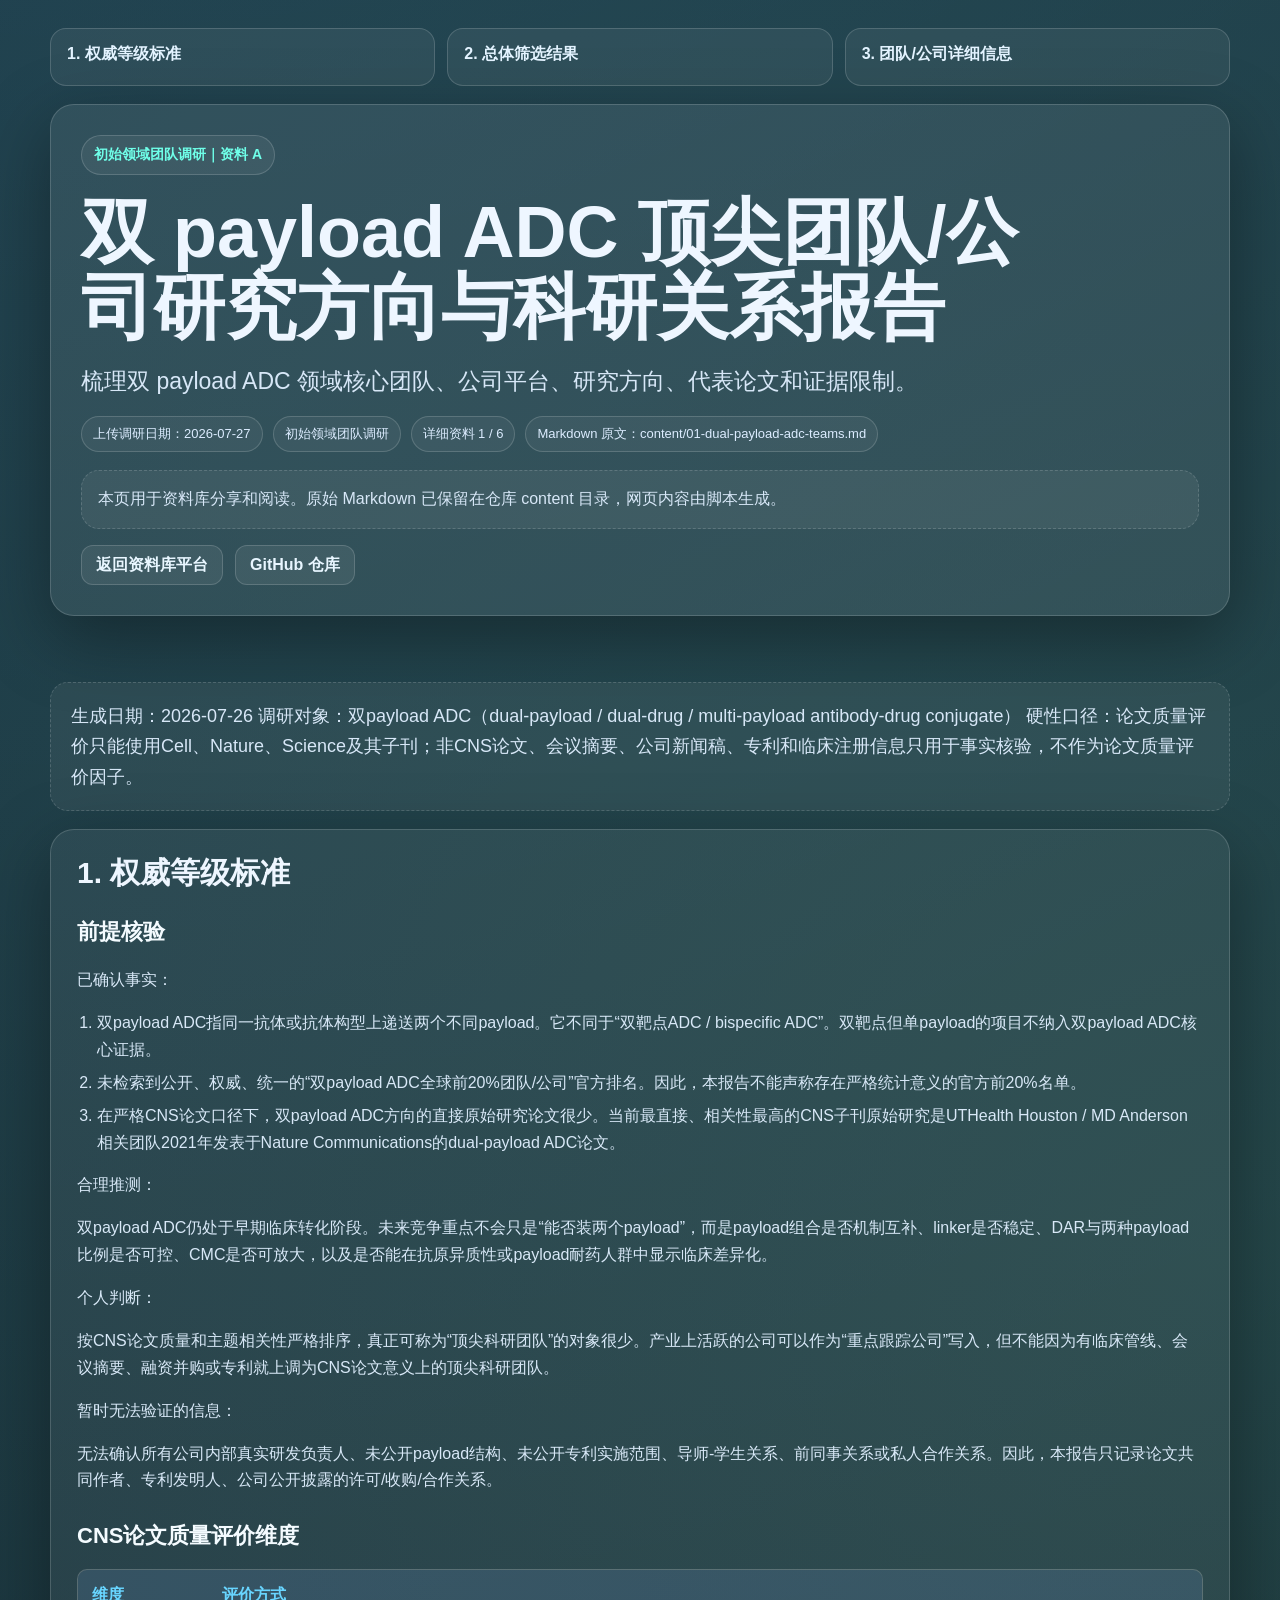
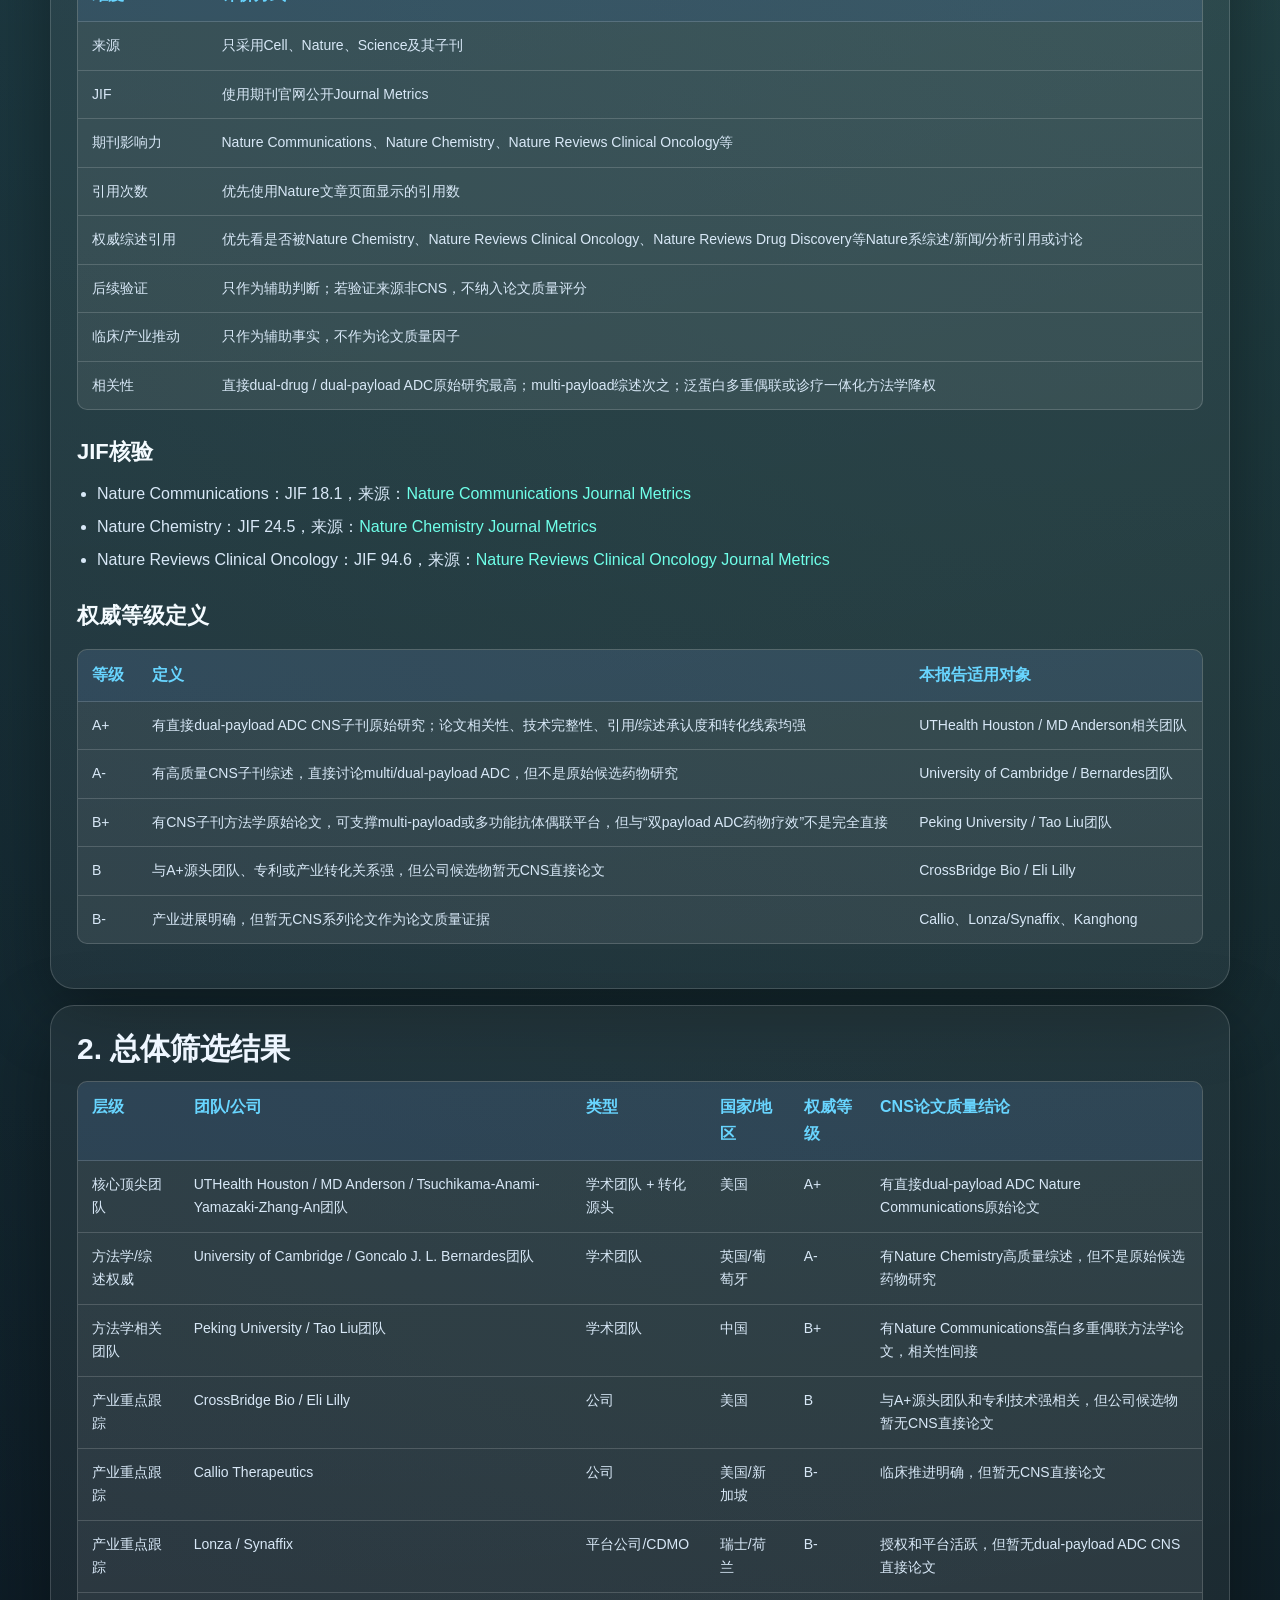
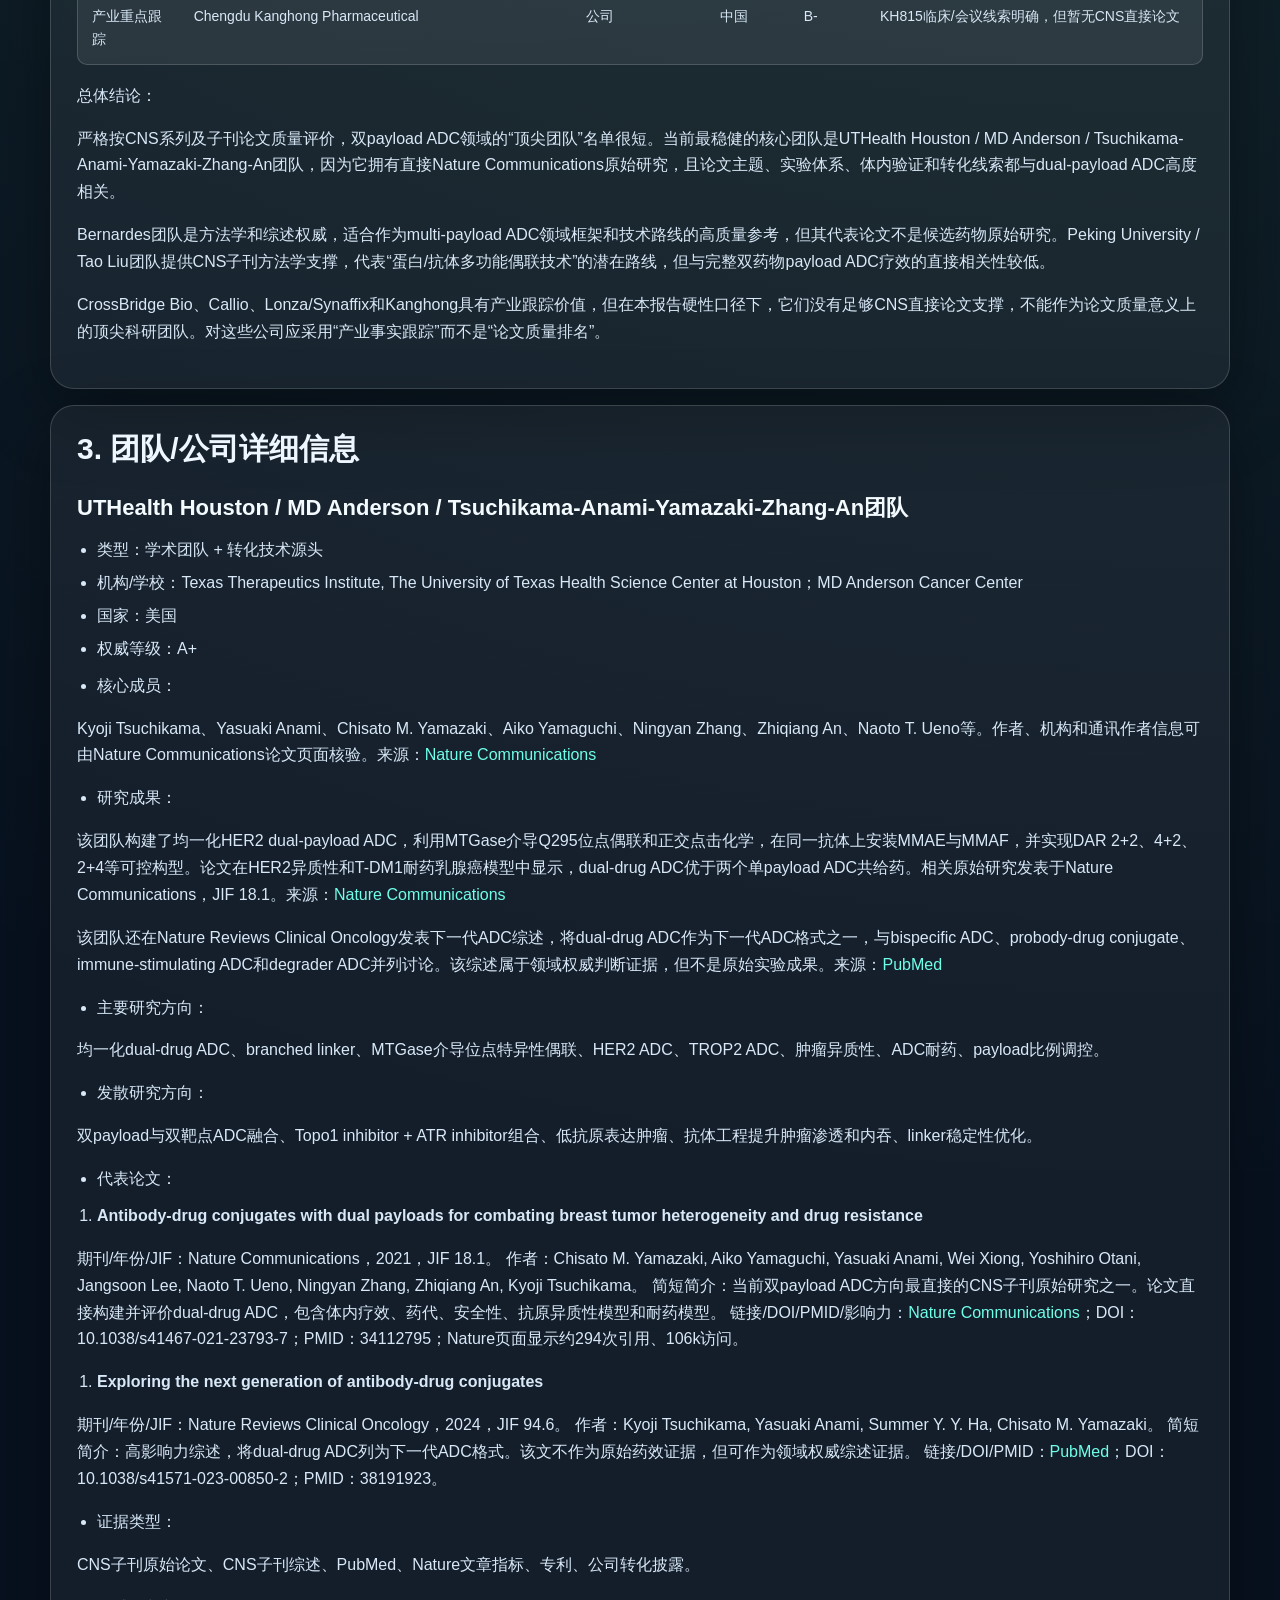
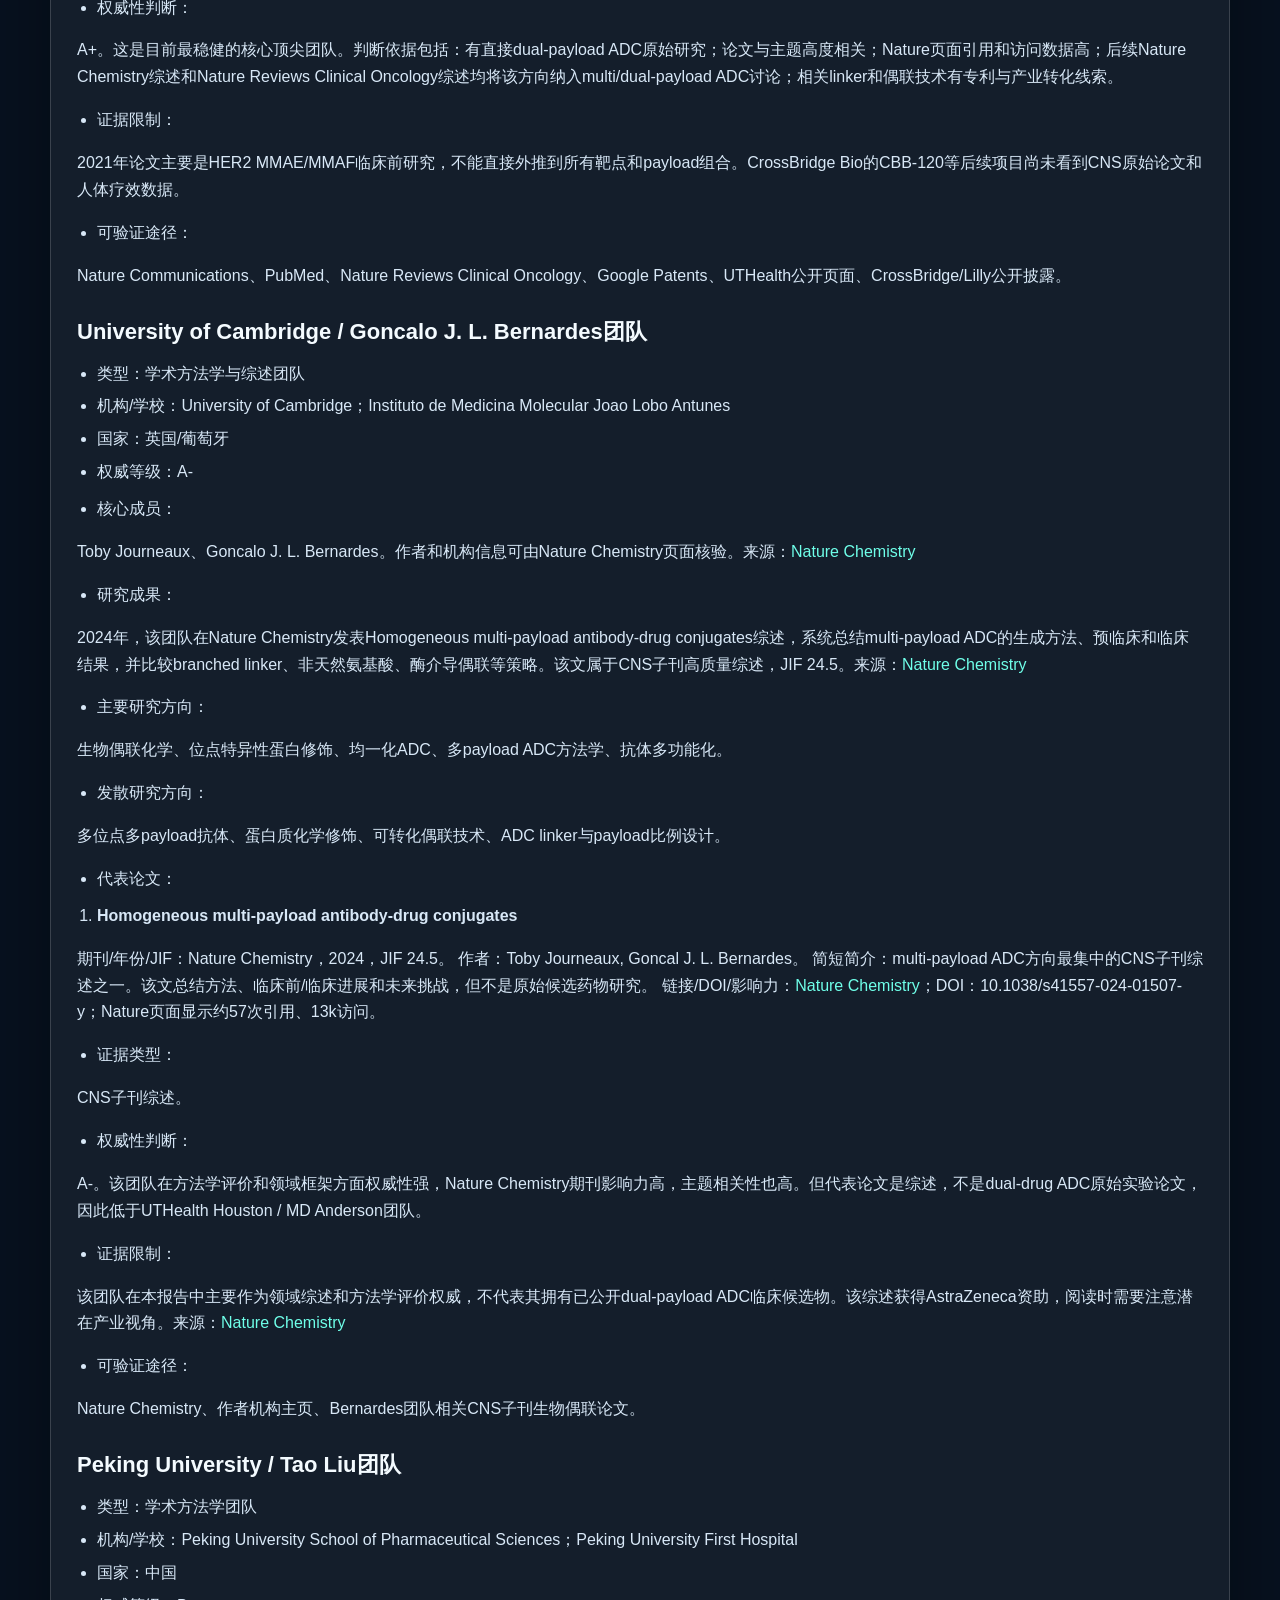
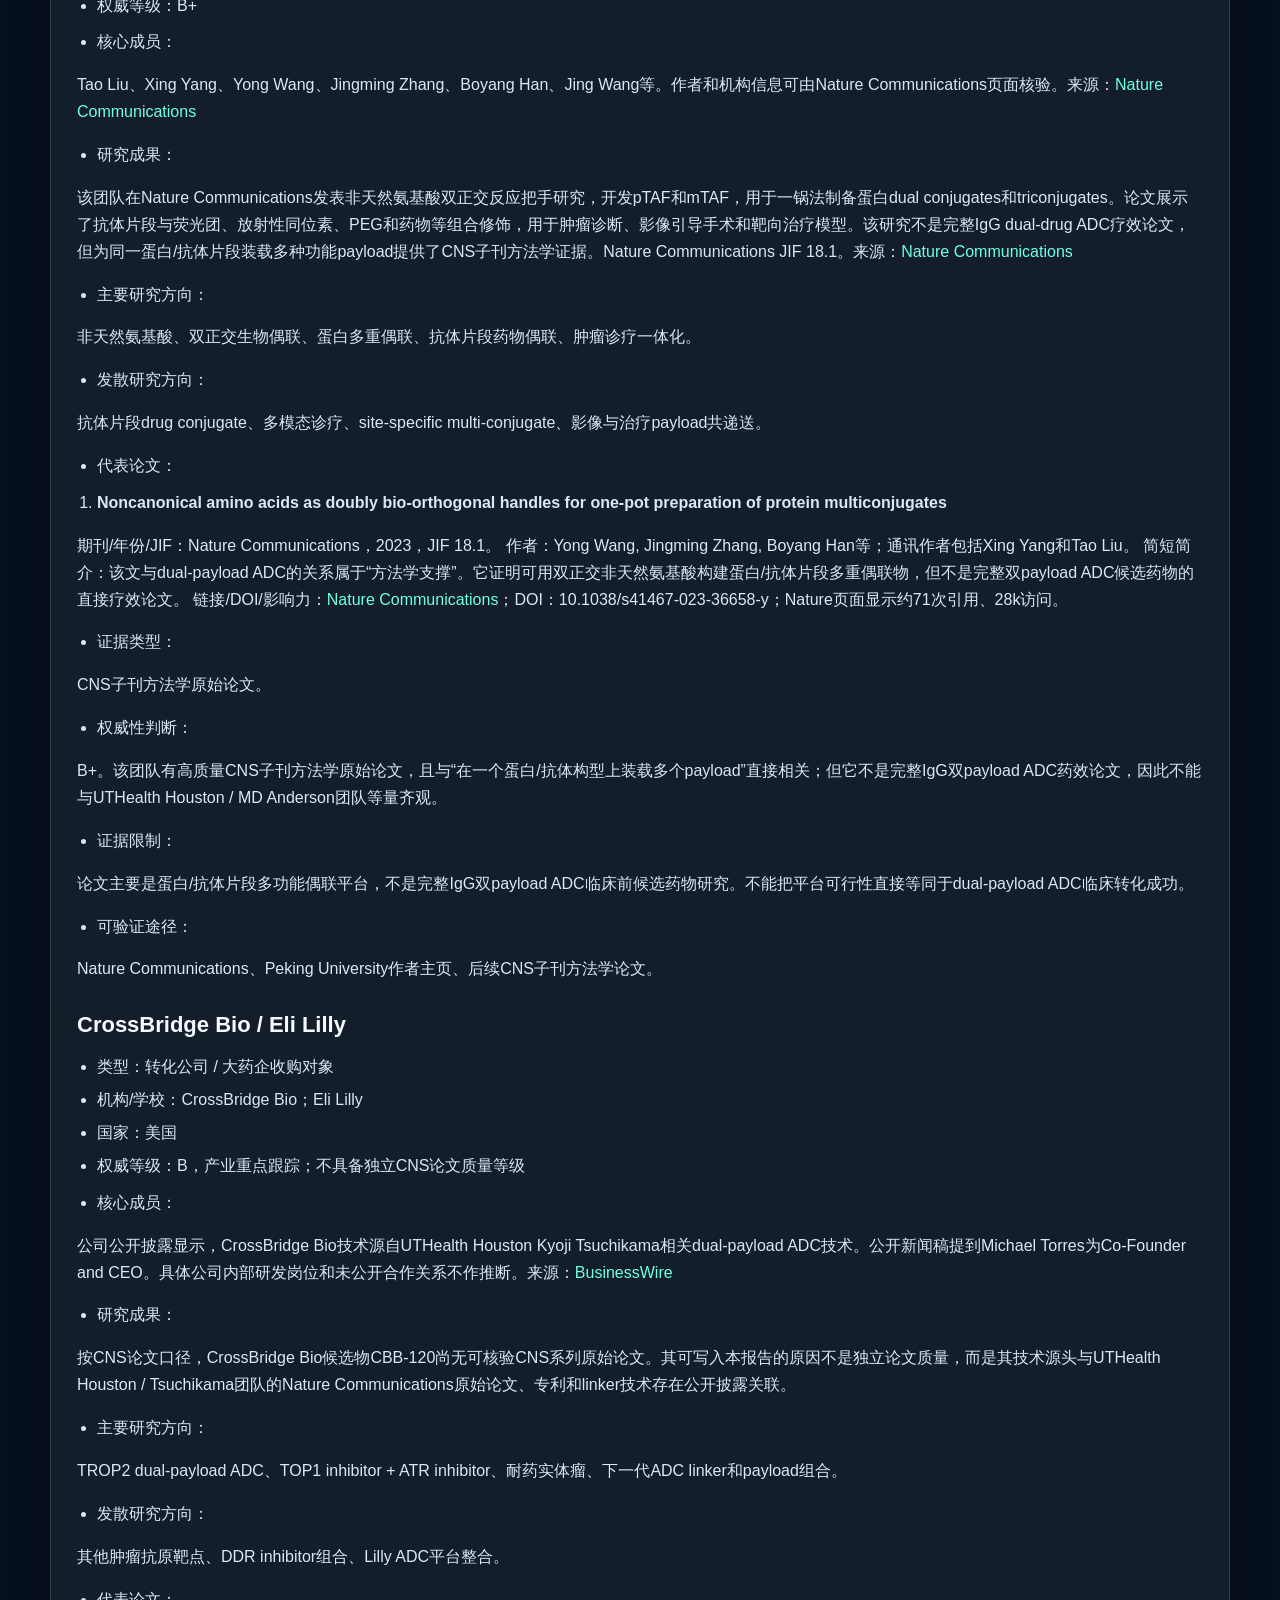
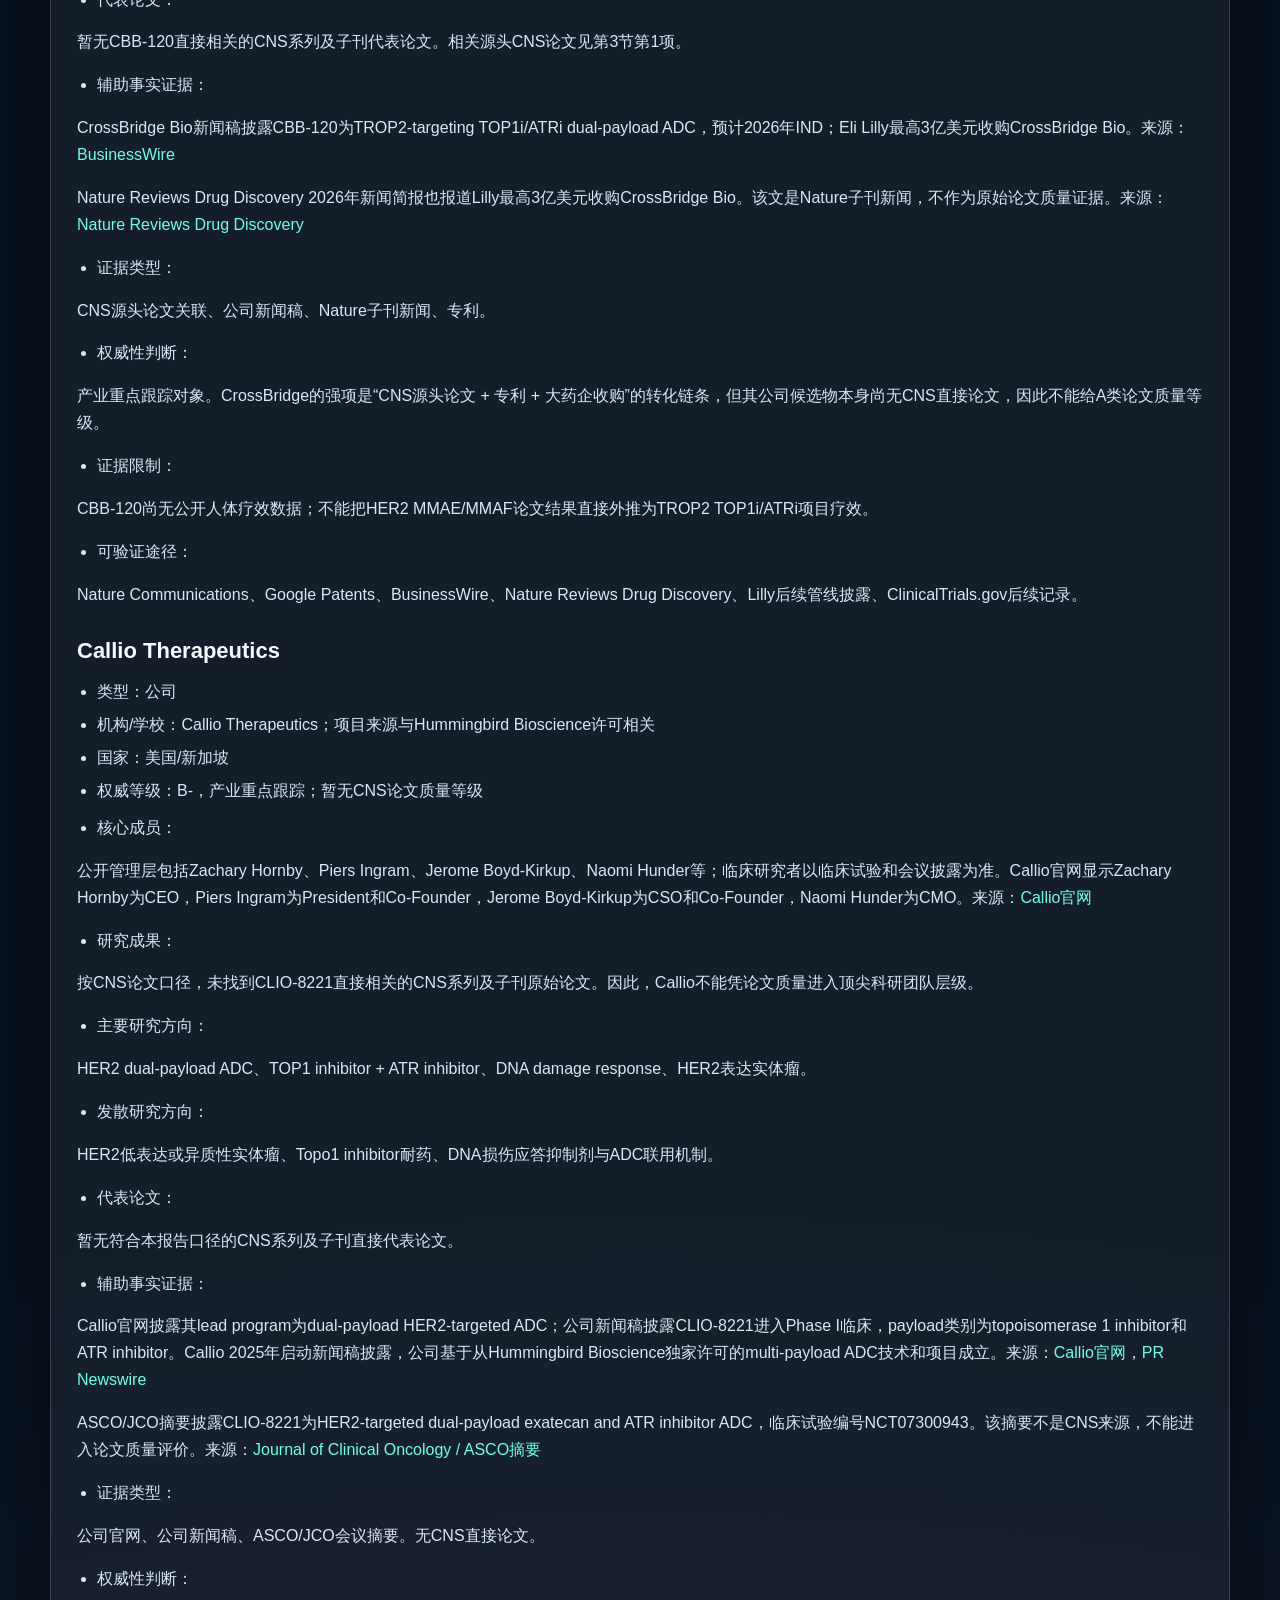
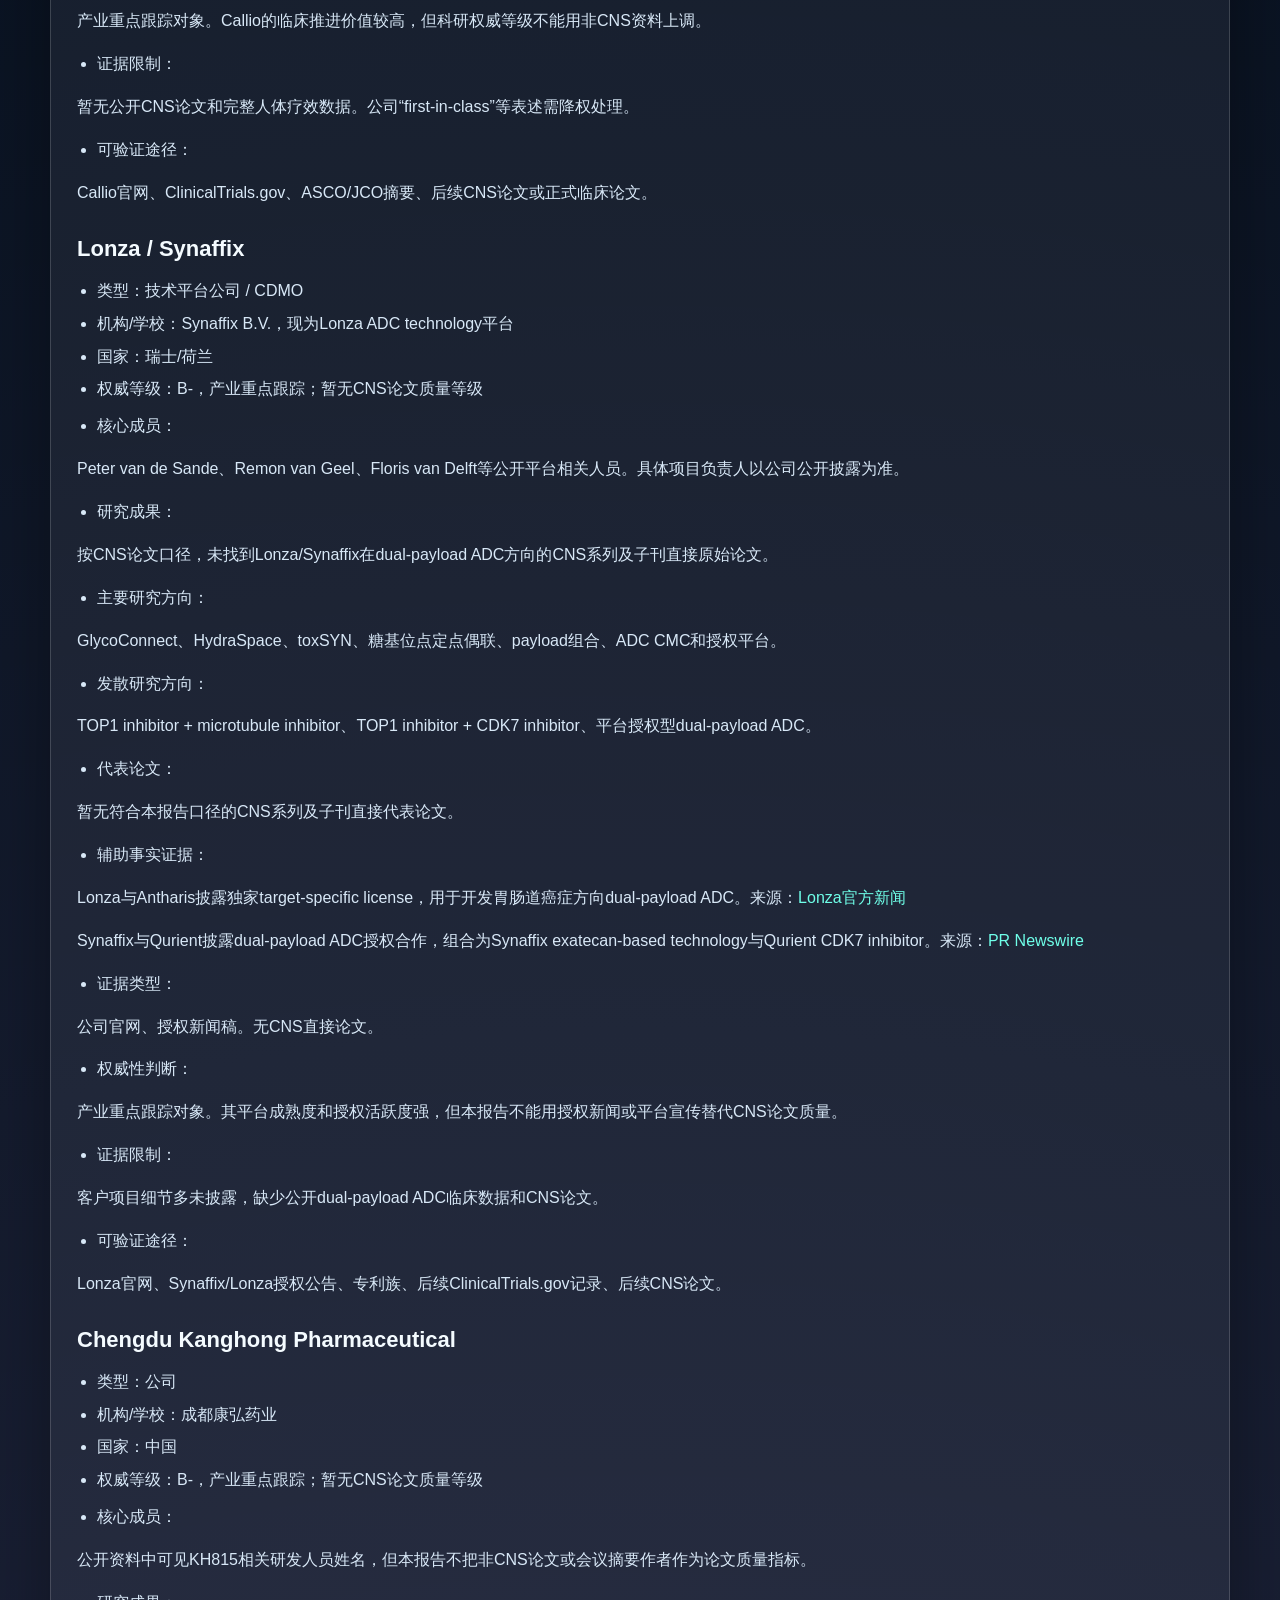
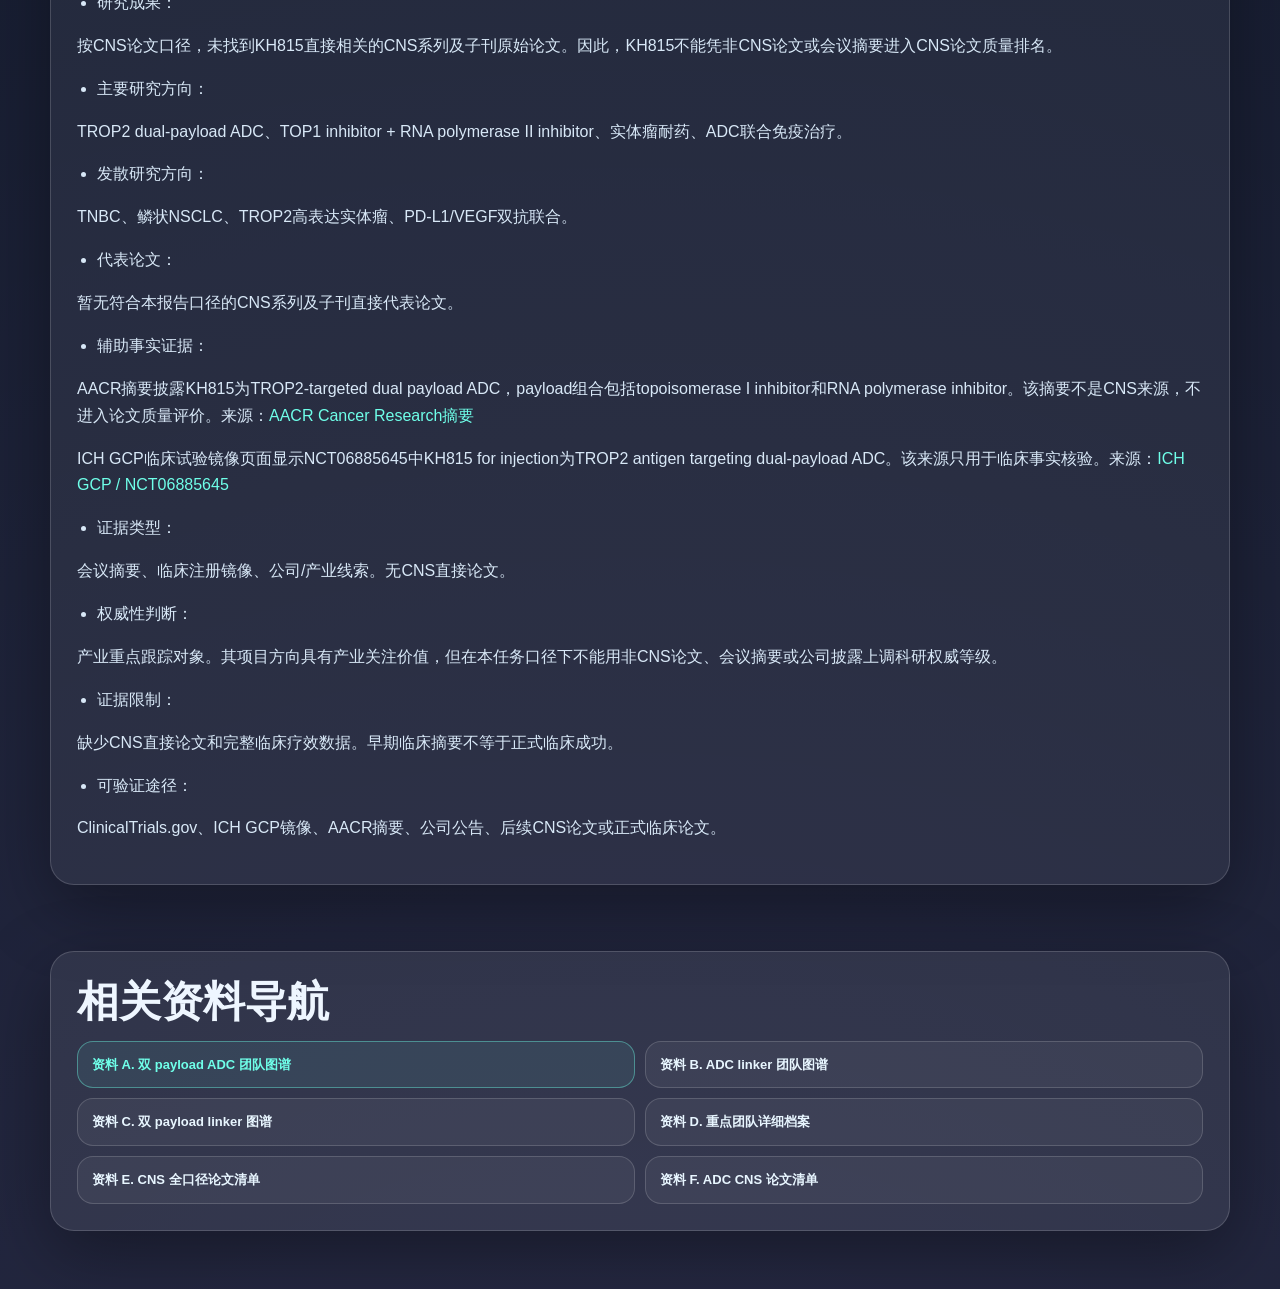
<file: detail-01-dual-payload-adc-teams.html>
<!doctype html>
<html lang="zh-CN">
<head>
  <meta charset="utf-8" />
  <meta name="viewport" content="width=device-width, initial-scale=1" />
  <title>双 payload ADC 顶尖团队/公司研究方向与科研关系报告｜ADC 调研资料库平台</title>
  <meta name="description" content="梳理双 payload ADC 领域核心团队、公司平台、研究方向、代表论文和证据限制。" />
  <link rel="stylesheet" href="./assets/site.css" />
</head>
<body>
  <main class="page">
    <div class="quick section-nav" aria-label="Markdown 章节目录">
      <a href="#1-权威等级标准">1. 权威等级标准</a>
<a href="#2-总体筛选结果">2. 总体筛选结果</a>
<a href="#3-团队-公司详细信息">3. 团队/公司详细信息</a>
    </div>
    <section class="hero">
      <span class="eyebrow">初始领域团队调研｜资料 A</span>
      <h1>双 payload ADC 顶尖团队/公司研究方向与科研关系报告</h1>
      <p class="lead">梳理双 payload ADC 领域核心团队、公司平台、研究方向、代表论文和证据限制。</p>
      <div class="tag-row">
        <span class="meta-pill">上传调研日期：2026-07-27</span>
        <span class="meta-pill">初始领域团队调研</span>
        <span class="meta-pill">详细资料 1 / 6</span>
        <span class="meta-pill">Markdown 原文：content/01-dual-payload-adc-teams.md</span>
      </div>
      <div class="note" style="margin-top:18px;">本页用于资料库分享和阅读。原始 Markdown 已保留在仓库 content 目录，网页内容由脚本生成。</div>
      <div class="detail-actions">
        <a href="./index.html">返回资料库平台</a>
        <a href="https://github.com/HJH0331/ADC-" target="_blank" rel="noopener">GitHub 仓库</a>
      </div>
    </section>
    <section class="markdown-page" id="content">
      <p>生成日期：2026-07-26 调研对象：双payload ADC（dual-payload / dual-drug / multi-payload antibody-drug conjugate） 硬性口径：论文质量评价只能使用Cell、Nature、Science及其子刊；非CNS论文、会议摘要、公司新闻稿、专利和临床注册信息只用于事实核验，不作为论文质量评价因子。</p>
<section class="markdown-section" id="1-权威等级标准"><h2>1. 权威等级标准</h2>
<h3 id="前提核验">前提核验</h3>
<p>已确认事实：</p>
<ol><li>双payload ADC指同一抗体或抗体构型上递送两个不同payload。它不同于“双靶点ADC / bispecific ADC”。双靶点但单payload的项目不纳入双payload ADC核心证据。</li>
<li>未检索到公开、权威、统一的“双payload ADC全球前20%团队/公司”官方排名。因此，本报告不能声称存在严格统计意义的官方前20%名单。</li>
<li>在严格CNS论文口径下，双payload ADC方向的直接原始研究论文很少。当前最直接、相关性最高的CNS子刊原始研究是UTHealth Houston / MD Anderson相关团队2021年发表于Nature Communications的dual-payload ADC论文。</li></ol>
<p>合理推测：</p>
<p>双payload ADC仍处于早期临床转化阶段。未来竞争重点不会只是“能否装两个payload”，而是payload组合是否机制互补、linker是否稳定、DAR与两种payload比例是否可控、CMC是否可放大，以及是否能在抗原异质性或payload耐药人群中显示临床差异化。</p>
<p>个人判断：</p>
<p>按CNS论文质量和主题相关性严格排序，真正可称为“顶尖科研团队”的对象很少。产业上活跃的公司可以作为“重点跟踪公司”写入，但不能因为有临床管线、会议摘要、融资并购或专利就上调为CNS论文意义上的顶尖科研团队。</p>
<p>暂时无法验证的信息：</p>
<p>无法确认所有公司内部真实研发负责人、未公开payload结构、未公开专利实施范围、导师-学生关系、前同事关系或私人合作关系。因此，本报告只记录论文共同作者、专利发明人、公司公开披露的许可/收购/合作关系。</p>
<h3 id="cns论文质量评价维度">CNS论文质量评价维度</h3>
<div class="table-wrap"><table><thead><tr><th>维度</th><th>评价方式</th></tr></thead><tbody><tr><td>来源</td><td>只采用Cell、Nature、Science及其子刊</td></tr>
<tr><td>JIF</td><td>使用期刊官网公开Journal Metrics</td></tr>
<tr><td>期刊影响力</td><td>Nature Communications、Nature Chemistry、Nature Reviews Clinical Oncology等</td></tr>
<tr><td>引用次数</td><td>优先使用Nature文章页面显示的引用数</td></tr>
<tr><td>权威综述引用</td><td>优先看是否被Nature Chemistry、Nature Reviews Clinical Oncology、Nature Reviews Drug Discovery等Nature系综述/新闻/分析引用或讨论</td></tr>
<tr><td>后续验证</td><td>只作为辅助判断；若验证来源非CNS，不纳入论文质量评分</td></tr>
<tr><td>临床/产业推动</td><td>只作为辅助事实，不作为论文质量因子</td></tr>
<tr><td>相关性</td><td>直接dual-drug / dual-payload ADC原始研究最高；multi-payload综述次之；泛蛋白多重偶联或诊疗一体化方法学降权</td></tr></tbody></table></div>
<h3 id="jif核验">JIF核验</h3>
<ul><li>Nature Communications：JIF 18.1，来源：<a href="https://www.nature.com/ncomms/journal-impact" target="_blank" rel="noopener">Nature Communications Journal Metrics</a></li>
<li>Nature Chemistry：JIF 24.5，来源：<a href="https://www.nature.com/nchem/journal-impact" target="_blank" rel="noopener">Nature Chemistry Journal Metrics</a></li>
<li>Nature Reviews Clinical Oncology：JIF 94.6，来源：<a href="https://www.nature.com/nrclinonc/journal-impact" target="_blank" rel="noopener">Nature Reviews Clinical Oncology Journal Metrics</a></li></ul>
<h3 id="权威等级定义">权威等级定义</h3>
<div class="table-wrap"><table><thead><tr><th>等级</th><th>定义</th><th>本报告适用对象</th></tr></thead><tbody><tr><td>A+</td><td>有直接dual-payload ADC CNS子刊原始研究；论文相关性、技术完整性、引用/综述承认度和转化线索均强</td><td>UTHealth Houston / MD Anderson相关团队</td></tr>
<tr><td>A-</td><td>有高质量CNS子刊综述，直接讨论multi/dual-payload ADC，但不是原始候选药物研究</td><td>University of Cambridge / Bernardes团队</td></tr>
<tr><td>B+</td><td>有CNS子刊方法学原始论文，可支撑multi-payload或多功能抗体偶联平台，但与“双payload ADC药物疗效”不是完全直接</td><td>Peking University / Tao Liu团队</td></tr>
<tr><td>B</td><td>与A+源头团队、专利或产业转化关系强，但公司候选物暂无CNS直接论文</td><td>CrossBridge Bio / Eli Lilly</td></tr>
<tr><td>B-</td><td>产业进展明确，但暂无CNS系列论文作为论文质量证据</td><td>Callio、Lonza/Synaffix、Kanghong</td></tr></tbody></table></div>
</section>
<section class="markdown-section" id="2-总体筛选结果"><h2>2. 总体筛选结果</h2>
<div class="table-wrap"><table><thead><tr><th>层级</th><th>团队/公司</th><th>类型</th><th>国家/地区</th><th>权威等级</th><th>CNS论文质量结论</th></tr></thead><tbody><tr><td>核心顶尖团队</td><td>UTHealth Houston / MD Anderson / Tsuchikama-Anami-Yamazaki-Zhang-An团队</td><td>学术团队 + 转化源头</td><td>美国</td><td>A+</td><td>有直接dual-payload ADC Nature Communications原始论文</td></tr>
<tr><td>方法学/综述权威</td><td>University of Cambridge / Goncalo J. L. Bernardes团队</td><td>学术团队</td><td>英国/葡萄牙</td><td>A-</td><td>有Nature Chemistry高质量综述，但不是原始候选药物研究</td></tr>
<tr><td>方法学相关团队</td><td>Peking University / Tao Liu团队</td><td>学术团队</td><td>中国</td><td>B+</td><td>有Nature Communications蛋白多重偶联方法学论文，相关性间接</td></tr>
<tr><td>产业重点跟踪</td><td>CrossBridge Bio / Eli Lilly</td><td>公司</td><td>美国</td><td>B</td><td>与A+源头团队和专利技术强相关，但公司候选物暂无CNS直接论文</td></tr>
<tr><td>产业重点跟踪</td><td>Callio Therapeutics</td><td>公司</td><td>美国/新加坡</td><td>B-</td><td>临床推进明确，但暂无CNS直接论文</td></tr>
<tr><td>产业重点跟踪</td><td>Lonza / Synaffix</td><td>平台公司/CDMO</td><td>瑞士/荷兰</td><td>B-</td><td>授权和平台活跃，但暂无dual-payload ADC CNS直接论文</td></tr>
<tr><td>产业重点跟踪</td><td>Chengdu Kanghong Pharmaceutical</td><td>公司</td><td>中国</td><td>B-</td><td>KH815临床/会议线索明确，但暂无CNS直接论文</td></tr></tbody></table></div>
<p>总体结论：</p>
<p>严格按CNS系列及子刊论文质量评价，双payload ADC领域的“顶尖团队”名单很短。当前最稳健的核心团队是UTHealth Houston / MD Anderson / Tsuchikama-Anami-Yamazaki-Zhang-An团队，因为它拥有直接Nature Communications原始研究，且论文主题、实验体系、体内验证和转化线索都与dual-payload ADC高度相关。</p>
<p>Bernardes团队是方法学和综述权威，适合作为multi-payload ADC领域框架和技术路线的高质量参考，但其代表论文不是候选药物原始研究。Peking University / Tao Liu团队提供CNS子刊方法学支撑，代表“蛋白/抗体多功能偶联技术”的潜在路线，但与完整双药物payload ADC疗效的直接相关性较低。</p>
<p>CrossBridge Bio、Callio、Lonza/Synaffix和Kanghong具有产业跟踪价值，但在本报告硬性口径下，它们没有足够CNS直接论文支撑，不能作为论文质量意义上的顶尖科研团队。对这些公司应采用“产业事实跟踪”而不是“论文质量排名”。</p>
</section>
<section class="markdown-section" id="3-团队-公司详细信息"><h2>3. 团队/公司详细信息</h2>
<h3 id="uthealth-houston-md-anderson-tsuchikama-anami-yamazaki-zhang-an团队">UTHealth Houston / MD Anderson / Tsuchikama-Anami-Yamazaki-Zhang-An团队</h3>
<ul><li>类型：学术团队 + 转化技术源头  </li>
<li>机构/学校：Texas Therapeutics Institute, The University of Texas Health Science Center at Houston；MD Anderson Cancer Center  </li>
<li>国家：美国  </li>
<li>权威等级：A+</li></ul>
<ul><li>核心成员：</li></ul>
<p>Kyoji Tsuchikama、Yasuaki Anami、Chisato M. Yamazaki、Aiko Yamaguchi、Ningyan Zhang、Zhiqiang An、Naoto T. Ueno等。作者、机构和通讯作者信息可由Nature Communications论文页面核验。来源：<a href="https://www.nature.com/articles/s41467-021-23793-7" target="_blank" rel="noopener">Nature Communications</a></p>
<ul><li>研究成果：</li></ul>
<p>该团队构建了均一化HER2 dual-payload ADC，利用MTGase介导Q295位点偶联和正交点击化学，在同一抗体上安装MMAE与MMAF，并实现DAR 2+2、4+2、2+4等可控构型。论文在HER2异质性和T-DM1耐药乳腺癌模型中显示，dual-drug ADC优于两个单payload ADC共给药。相关原始研究发表于Nature Communications，JIF 18.1。来源：<a href="https://www.nature.com/articles/s41467-021-23793-7" target="_blank" rel="noopener">Nature Communications</a></p>
<p>该团队还在Nature Reviews Clinical Oncology发表下一代ADC综述，将dual-drug ADC作为下一代ADC格式之一，与bispecific ADC、probody-drug conjugate、immune-stimulating ADC和degrader ADC并列讨论。该综述属于领域权威判断证据，但不是原始实验成果。来源：<a href="https://pubmed.ncbi.nlm.nih.gov/38191923/" target="_blank" rel="noopener">PubMed</a></p>
<ul><li>主要研究方向：</li></ul>
<p>均一化dual-drug ADC、branched linker、MTGase介导位点特异性偶联、HER2 ADC、TROP2 ADC、肿瘤异质性、ADC耐药、payload比例调控。</p>
<ul><li>发散研究方向：</li></ul>
<p>双payload与双靶点ADC融合、Topo1 inhibitor + ATR inhibitor组合、低抗原表达肿瘤、抗体工程提升肿瘤渗透和内吞、linker稳定性优化。</p>
<ul><li>代表论文：</li></ul>
<ol><li><strong>Antibody-drug conjugates with dual payloads for combating breast tumor heterogeneity and drug resistance</strong>  </li></ol>
<p>期刊/年份/JIF：Nature Communications，2021，JIF 18.1。 作者：Chisato M. Yamazaki, Aiko Yamaguchi, Yasuaki Anami, Wei Xiong, Yoshihiro Otani, Jangsoon Lee, Naoto T. Ueno, Ningyan Zhang, Zhiqiang An, Kyoji Tsuchikama。 简短简介：当前双payload ADC方向最直接的CNS子刊原始研究之一。论文直接构建并评价dual-drug ADC，包含体内疗效、药代、安全性、抗原异质性模型和耐药模型。 链接/DOI/PMID/影响力：<a href="https://www.nature.com/articles/s41467-021-23793-7" target="_blank" rel="noopener">Nature Communications</a>；DOI：10.1038/s41467-021-23793-7；PMID：34112795；Nature页面显示约294次引用、106k访问。</p>
<ol><li><strong>Exploring the next generation of antibody-drug conjugates</strong>  </li></ol>
<p>期刊/年份/JIF：Nature Reviews Clinical Oncology，2024，JIF 94.6。 作者：Kyoji Tsuchikama, Yasuaki Anami, Summer Y. Y. Ha, Chisato M. Yamazaki。 简短简介：高影响力综述，将dual-drug ADC列为下一代ADC格式。该文不作为原始药效证据，但可作为领域权威综述证据。 链接/DOI/PMID：<a href="https://pubmed.ncbi.nlm.nih.gov/38191923/" target="_blank" rel="noopener">PubMed</a>；DOI：10.1038/s41571-023-00850-2；PMID：38191923。</p>
<ul><li>证据类型：</li></ul>
<p>CNS子刊原始论文、CNS子刊综述、PubMed、Nature文章指标、专利、公司转化披露。</p>
<ul><li>权威性判断：</li></ul>
<p>A+。这是目前最稳健的核心顶尖团队。判断依据包括：有直接dual-payload ADC原始研究；论文与主题高度相关；Nature页面引用和访问数据高；后续Nature Chemistry综述和Nature Reviews Clinical Oncology综述均将该方向纳入multi/dual-payload ADC讨论；相关linker和偶联技术有专利与产业转化线索。</p>
<ul><li>证据限制：</li></ul>
<p>2021年论文主要是HER2 MMAE/MMAF临床前研究，不能直接外推到所有靶点和payload组合。CrossBridge Bio的CBB-120等后续项目尚未看到CNS原始论文和人体疗效数据。</p>
<ul><li>可验证途径：</li></ul>
<p>Nature Communications、PubMed、Nature Reviews Clinical Oncology、Google Patents、UTHealth公开页面、CrossBridge/Lilly公开披露。</p>
<h3 id="university-of-cambridge-goncalo-j-l-bernardes团队">University of Cambridge / Goncalo J. L. Bernardes团队</h3>
<ul><li>类型：学术方法学与综述团队  </li>
<li>机构/学校：University of Cambridge；Instituto de Medicina Molecular Joao Lobo Antunes  </li>
<li>国家：英国/葡萄牙  </li>
<li>权威等级：A-</li></ul>
<ul><li>核心成员：</li></ul>
<p>Toby Journeaux、Goncalo J. L. Bernardes。作者和机构信息可由Nature Chemistry页面核验。来源：<a href="https://www.nature.com/articles/s41557-024-01507-y" target="_blank" rel="noopener">Nature Chemistry</a></p>
<ul><li>研究成果：</li></ul>
<p>2024年，该团队在Nature Chemistry发表Homogeneous multi-payload antibody-drug conjugates综述，系统总结multi-payload ADC的生成方法、预临床和临床结果，并比较branched linker、非天然氨基酸、酶介导偶联等策略。该文属于CNS子刊高质量综述，JIF 24.5。来源：<a href="https://www.nature.com/articles/s41557-024-01507-y" target="_blank" rel="noopener">Nature Chemistry</a></p>
<ul><li>主要研究方向：</li></ul>
<p>生物偶联化学、位点特异性蛋白修饰、均一化ADC、多payload ADC方法学、抗体多功能化。</p>
<ul><li>发散研究方向：</li></ul>
<p>多位点多payload抗体、蛋白质化学修饰、可转化偶联技术、ADC linker与payload比例设计。</p>
<ul><li>代表论文：</li></ul>
<ol><li><strong>Homogeneous multi-payload antibody-drug conjugates</strong>  </li></ol>
<p>期刊/年份/JIF：Nature Chemistry，2024，JIF 24.5。 作者：Toby Journeaux, Goncal J. L. Bernardes。 简短简介：multi-payload ADC方向最集中的CNS子刊综述之一。该文总结方法、临床前/临床进展和未来挑战，但不是原始候选药物研究。 链接/DOI/影响力：<a href="https://www.nature.com/articles/s41557-024-01507-y" target="_blank" rel="noopener">Nature Chemistry</a>；DOI：10.1038/s41557-024-01507-y；Nature页面显示约57次引用、13k访问。</p>
<ul><li>证据类型：</li></ul>
<p>CNS子刊综述。</p>
<ul><li>权威性判断：</li></ul>
<p>A-。该团队在方法学评价和领域框架方面权威性强，Nature Chemistry期刊影响力高，主题相关性也高。但代表论文是综述，不是dual-drug ADC原始实验论文，因此低于UTHealth Houston / MD Anderson团队。</p>
<ul><li>证据限制：</li></ul>
<p>该团队在本报告中主要作为领域综述和方法学评价权威，不代表其拥有已公开dual-payload ADC临床候选物。该综述获得AstraZeneca资助，阅读时需要注意潜在产业视角。来源：<a href="https://www.nature.com/articles/s41557-024-01507-y" target="_blank" rel="noopener">Nature Chemistry</a></p>
<ul><li>可验证途径：</li></ul>
<p>Nature Chemistry、作者机构主页、Bernardes团队相关CNS子刊生物偶联论文。</p>
<h3 id="peking-university-tao-liu团队">Peking University / Tao Liu团队</h3>
<ul><li>类型：学术方法学团队  </li>
<li>机构/学校：Peking University School of Pharmaceutical Sciences；Peking University First Hospital  </li>
<li>国家：中国  </li>
<li>权威等级：B+</li></ul>
<ul><li>核心成员：</li></ul>
<p>Tao Liu、Xing Yang、Yong Wang、Jingming Zhang、Boyang Han、Jing Wang等。作者和机构信息可由Nature Communications页面核验。来源：<a href="https://www.nature.com/articles/s41467-023-36658-y" target="_blank" rel="noopener">Nature Communications</a></p>
<ul><li>研究成果：</li></ul>
<p>该团队在Nature Communications发表非天然氨基酸双正交反应把手研究，开发pTAF和mTAF，用于一锅法制备蛋白dual conjugates和triconjugates。论文展示了抗体片段与荧光团、放射性同位素、PEG和药物等组合修饰，用于肿瘤诊断、影像引导手术和靶向治疗模型。该研究不是完整IgG dual-drug ADC疗效论文，但为同一蛋白/抗体片段装载多种功能payload提供了CNS子刊方法学证据。Nature Communications JIF 18.1。来源：<a href="https://www.nature.com/articles/s41467-023-36658-y" target="_blank" rel="noopener">Nature Communications</a></p>
<ul><li>主要研究方向：</li></ul>
<p>非天然氨基酸、双正交生物偶联、蛋白多重偶联、抗体片段药物偶联、肿瘤诊疗一体化。</p>
<ul><li>发散研究方向：</li></ul>
<p>抗体片段drug conjugate、多模态诊疗、site-specific multi-conjugate、影像与治疗payload共递送。</p>
<ul><li>代表论文：</li></ul>
<ol><li><strong>Noncanonical amino acids as doubly bio-orthogonal handles for one-pot preparation of protein multiconjugates</strong>  </li></ol>
<p>期刊/年份/JIF：Nature Communications，2023，JIF 18.1。 作者：Yong Wang, Jingming Zhang, Boyang Han等；通讯作者包括Xing Yang和Tao Liu。 简短简介：该文与dual-payload ADC的关系属于“方法学支撑”。它证明可用双正交非天然氨基酸构建蛋白/抗体片段多重偶联物，但不是完整双payload ADC候选药物的直接疗效论文。 链接/DOI/影响力：<a href="https://www.nature.com/articles/s41467-023-36658-y" target="_blank" rel="noopener">Nature Communications</a>；DOI：10.1038/s41467-023-36658-y；Nature页面显示约71次引用、28k访问。</p>
<ul><li>证据类型：</li></ul>
<p>CNS子刊方法学原始论文。</p>
<ul><li>权威性判断：</li></ul>
<p>B+。该团队有高质量CNS子刊方法学原始论文，且与“在一个蛋白/抗体构型上装载多个payload”直接相关；但它不是完整IgG双payload ADC药效论文，因此不能与UTHealth Houston / MD Anderson团队等量齐观。</p>
<ul><li>证据限制：</li></ul>
<p>论文主要是蛋白/抗体片段多功能偶联平台，不是完整IgG双payload ADC临床前候选药物研究。不能把平台可行性直接等同于dual-payload ADC临床转化成功。</p>
<ul><li>可验证途径：</li></ul>
<p>Nature Communications、Peking University作者主页、后续CNS子刊方法学论文。</p>
<h3 id="crossbridge-bio-eli-lilly">CrossBridge Bio / Eli Lilly</h3>
<ul><li>类型：转化公司 / 大药企收购对象  </li>
<li>机构/学校：CrossBridge Bio；Eli Lilly  </li>
<li>国家：美国  </li>
<li>权威等级：B，产业重点跟踪；不具备独立CNS论文质量等级</li></ul>
<ul><li>核心成员：</li></ul>
<p>公司公开披露显示，CrossBridge Bio技术源自UTHealth Houston Kyoji Tsuchikama相关dual-payload ADC技术。公开新闻稿提到Michael Torres为Co-Founder and CEO。具体公司内部研发岗位和未公开合作关系不作推断。来源：<a href="https://www.businesswire.com/news/home/20260414133394/en/CrossBridge-Bio-Enters-an-Agreement-to-be-Acquired-by-Eli-Lilly-to-Advance-Next-Generation-Dual-Payload-Antibody-Drug-Conjugates" target="_blank" rel="noopener">BusinessWire</a></p>
<ul><li>研究成果：</li></ul>
<p>按CNS论文口径，CrossBridge Bio候选物CBB-120尚无可核验CNS系列原始论文。其可写入本报告的原因不是独立论文质量，而是其技术源头与UTHealth Houston / Tsuchikama团队的Nature Communications原始论文、专利和linker技术存在公开披露关联。</p>
<ul><li>主要研究方向：</li></ul>
<p>TROP2 dual-payload ADC、TOP1 inhibitor + ATR inhibitor、耐药实体瘤、下一代ADC linker和payload组合。</p>
<ul><li>发散研究方向：</li></ul>
<p>其他肿瘤抗原靶点、DDR inhibitor组合、Lilly ADC平台整合。</p>
<ul><li>代表论文：</li></ul>
<p>暂无CBB-120直接相关的CNS系列及子刊代表论文。相关源头CNS论文见第3节第1项。</p>
<ul><li>辅助事实证据：</li></ul>
<p>CrossBridge Bio新闻稿披露CBB-120为TROP2-targeting TOP1i/ATRi dual-payload ADC，预计2026年IND；Eli Lilly最高3亿美元收购CrossBridge Bio。来源：<a href="https://www.businesswire.com/news/home/20260414133394/en/CrossBridge-Bio-Enters-an-Agreement-to-be-Acquired-by-Eli-Lilly-to-Advance-Next-Generation-Dual-Payload-Antibody-Drug-Conjugates" target="_blank" rel="noopener">BusinessWire</a></p>
<p>Nature Reviews Drug Discovery 2026年新闻简报也报道Lilly最高3亿美元收购CrossBridge Bio。该文是Nature子刊新闻，不作为原始论文质量证据。来源：<a href="https://www.nature.com/articles/d41573-026-00079-5" target="_blank" rel="noopener">Nature Reviews Drug Discovery</a></p>
<ul><li>证据类型：</li></ul>
<p>CNS源头论文关联、公司新闻稿、Nature子刊新闻、专利。</p>
<ul><li>权威性判断：</li></ul>
<p>产业重点跟踪对象。CrossBridge的强项是“CNS源头论文 + 专利 + 大药企收购”的转化链条，但其公司候选物本身尚无CNS直接论文，因此不能给A类论文质量等级。</p>
<ul><li>证据限制：</li></ul>
<p>CBB-120尚无公开人体疗效数据；不能把HER2 MMAE/MMAF论文结果直接外推为TROP2 TOP1i/ATRi项目疗效。</p>
<ul><li>可验证途径：</li></ul>
<p>Nature Communications、Google Patents、BusinessWire、Nature Reviews Drug Discovery、Lilly后续管线披露、ClinicalTrials.gov后续记录。</p>
<h3 id="callio-therapeutics">Callio Therapeutics</h3>
<ul><li>类型：公司  </li>
<li>机构/学校：Callio Therapeutics；项目来源与Hummingbird Bioscience许可相关  </li>
<li>国家：美国/新加坡  </li>
<li>权威等级：B-，产业重点跟踪；暂无CNS论文质量等级</li></ul>
<ul><li>核心成员：</li></ul>
<p>公开管理层包括Zachary Hornby、Piers Ingram、Jerome Boyd-Kirkup、Naomi Hunder等；临床研究者以临床试验和会议披露为准。Callio官网显示Zachary Hornby为CEO，Piers Ingram为President和Co-Founder，Jerome Boyd-Kirkup为CSO和Co-Founder，Naomi Hunder为CMO。来源：<a href="https://calliotx.com/" target="_blank" rel="noopener">Callio官网</a></p>
<ul><li>研究成果：</li></ul>
<p>按CNS论文口径，未找到CLIO-8221直接相关的CNS系列及子刊原始论文。因此，Callio不能凭论文质量进入顶尖科研团队层级。</p>
<ul><li>主要研究方向：</li></ul>
<p>HER2 dual-payload ADC、TOP1 inhibitor + ATR inhibitor、DNA damage response、HER2表达实体瘤。</p>
<ul><li>发散研究方向：</li></ul>
<p>HER2低表达或异质性实体瘤、Topo1 inhibitor耐药、DNA损伤应答抑制剂与ADC联用机制。</p>
<ul><li>代表论文：</li></ul>
<p>暂无符合本报告口径的CNS系列及子刊直接代表论文。</p>
<ul><li>辅助事实证据：</li></ul>
<p>Callio官网披露其lead program为dual-payload HER2-targeted ADC；公司新闻稿披露CLIO-8221进入Phase I临床，payload类别为topoisomerase 1 inhibitor和ATR inhibitor。Callio 2025年启动新闻稿披露，公司基于从Hummingbird Bioscience独家许可的multi-payload ADC技术和项目成立。来源：<a href="https://calliotx.com/" target="_blank" rel="noopener">Callio官网</a>，<a href="https://www.prnewswire.com/news-releases/callio-therapeutics-launches-with-us187-million-series-a-to-advance-multi-payload-antibody-drug-conjugate-platform-through-clinical-proof-of-concept-302388161.html" target="_blank" rel="noopener">PR Newswire</a></p>
<p>ASCO/JCO摘要披露CLIO-8221为HER2-targeted dual-payload exatecan and ATR inhibitor ADC，临床试验编号NCT07300943。该摘要不是CNS来源，不能进入论文质量评价。来源：<a href="https://ascopubs.org/doi/10.1200/JCO.2026.44.16_suppl.TPS3162" target="_blank" rel="noopener">Journal of Clinical Oncology / ASCO摘要</a></p>
<ul><li>证据类型：</li></ul>
<p>公司官网、公司新闻稿、ASCO/JCO会议摘要。无CNS直接论文。</p>
<ul><li>权威性判断：</li></ul>
<p>产业重点跟踪对象。Callio的临床推进价值较高，但科研权威等级不能用非CNS资料上调。</p>
<ul><li>证据限制：</li></ul>
<p>暂无公开CNS论文和完整人体疗效数据。公司“first-in-class”等表述需降权处理。</p>
<ul><li>可验证途径：</li></ul>
<p>Callio官网、ClinicalTrials.gov、ASCO/JCO摘要、后续CNS论文或正式临床论文。</p>
<h3 id="lonza-synaffix">Lonza / Synaffix</h3>
<ul><li>类型：技术平台公司 / CDMO  </li>
<li>机构/学校：Synaffix B.V.，现为Lonza ADC technology平台  </li>
<li>国家：瑞士/荷兰  </li>
<li>权威等级：B-，产业重点跟踪；暂无CNS论文质量等级</li></ul>
<ul><li>核心成员：</li></ul>
<p>Peter van de Sande、Remon van Geel、Floris van Delft等公开平台相关人员。具体项目负责人以公司公开披露为准。</p>
<ul><li>研究成果：</li></ul>
<p>按CNS论文口径，未找到Lonza/Synaffix在dual-payload ADC方向的CNS系列及子刊直接原始论文。</p>
<ul><li>主要研究方向：</li></ul>
<p>GlycoConnect、HydraSpace、toxSYN、糖基位点定点偶联、payload组合、ADC CMC和授权平台。</p>
<ul><li>发散研究方向：</li></ul>
<p>TOP1 inhibitor + microtubule inhibitor、TOP1 inhibitor + CDK7 inhibitor、平台授权型dual-payload ADC。</p>
<ul><li>代表论文：</li></ul>
<p>暂无符合本报告口径的CNS系列及子刊直接代表论文。</p>
<ul><li>辅助事实证据：</li></ul>
<p>Lonza与Antharis披露独家target-specific license，用于开发胃肠道癌症方向dual-payload ADC。来源：<a href="https://www.lonza.com/media-advisories/2026-06-15-15-00" target="_blank" rel="noopener">Lonza官方新闻</a></p>
<p>Synaffix与Qurient披露dual-payload ADC授权合作，组合为Synaffix exatecan-based technology与Qurient CDK7 inhibitor。来源：<a href="https://www.prnewswire.com/news-releases/lonzas-synaffix-collaborates-with-qurient-therapeutics-to-enable-development-of-dual-payload-adc-302566442.html" target="_blank" rel="noopener">PR Newswire</a></p>
<ul><li>证据类型：</li></ul>
<p>公司官网、授权新闻稿。无CNS直接论文。</p>
<ul><li>权威性判断：</li></ul>
<p>产业重点跟踪对象。其平台成熟度和授权活跃度强，但本报告不能用授权新闻或平台宣传替代CNS论文质量。</p>
<ul><li>证据限制：</li></ul>
<p>客户项目细节多未披露，缺少公开dual-payload ADC临床数据和CNS论文。</p>
<ul><li>可验证途径：</li></ul>
<p>Lonza官网、Synaffix/Lonza授权公告、专利族、后续ClinicalTrials.gov记录、后续CNS论文。</p>
<h3 id="chengdu-kanghong-pharmaceutical">Chengdu Kanghong Pharmaceutical</h3>
<ul><li>类型：公司  </li>
<li>机构/学校：成都康弘药业  </li>
<li>国家：中国  </li>
<li>权威等级：B-，产业重点跟踪；暂无CNS论文质量等级</li></ul>
<ul><li>核心成员：</li></ul>
<p>公开资料中可见KH815相关研发人员姓名，但本报告不把非CNS论文或会议摘要作者作为论文质量指标。</p>
<ul><li>研究成果：</li></ul>
<p>按CNS论文口径，未找到KH815直接相关的CNS系列及子刊原始论文。因此，KH815不能凭非CNS论文或会议摘要进入CNS论文质量排名。</p>
<ul><li>主要研究方向：</li></ul>
<p>TROP2 dual-payload ADC、TOP1 inhibitor + RNA polymerase II inhibitor、实体瘤耐药、ADC联合免疫治疗。</p>
<ul><li>发散研究方向：</li></ul>
<p>TNBC、鳞状NSCLC、TROP2高表达实体瘤、PD-L1/VEGF双抗联合。</p>
<ul><li>代表论文：</li></ul>
<p>暂无符合本报告口径的CNS系列及子刊直接代表论文。</p>
<ul><li>辅助事实证据：</li></ul>
<p>AACR摘要披露KH815为TROP2-targeted dual payload ADC，payload组合包括topoisomerase I inhibitor和RNA polymerase inhibitor。该摘要不是CNS来源，不进入论文质量评价。来源：<a href="https://aacrjournals.org/cancerres/article/86/8_Supplement/LB333/783362/Abstract-LB333-Synergistic-antitumor-efficacy-and" target="_blank" rel="noopener">AACR Cancer Research摘要</a></p>
<p>ICH GCP临床试验镜像页面显示NCT06885645中KH815 for injection为TROP2 antigen targeting dual-payload ADC。该来源只用于临床事实核验。来源：<a href="https://ichgcp.net/clinical-trials-registry/NCT06885645" target="_blank" rel="noopener">ICH GCP / NCT06885645</a></p>
<ul><li>证据类型：</li></ul>
<p>会议摘要、临床注册镜像、公司/产业线索。无CNS直接论文。</p>
<ul><li>权威性判断：</li></ul>
<p>产业重点跟踪对象。其项目方向具有产业关注价值，但在本任务口径下不能用非CNS论文、会议摘要或公司披露上调科研权威等级。</p>
<ul><li>证据限制：</li></ul>
<p>缺少CNS直接论文和完整临床疗效数据。早期临床摘要不等于正式临床成功。</p>
<ul><li>可验证途径：</li></ul>
<p>ClinicalTrials.gov、ICH GCP镜像、AACR摘要、公司公告、后续CNS论文或正式临床论文。</p>
</section>
    </section>
    <section class="section compact-section" id="related">
      <h2>相关资料导航</h2>
      <div class="related"><a class="mini-link active" href="./detail-01-dual-payload-adc-teams.html">资料 A. 双 payload ADC 团队图谱</a><a class="mini-link" href="./detail-02-adc-linker-teams.html">资料 B. ADC linker 团队图谱</a><a class="mini-link" href="./detail-03-dual-payload-adc-linker-teams.html">资料 C. 双 payload linker 图谱</a><a class="mini-link" href="./detail-04-dual-payload-adc-team-details.html">资料 D. 重点团队详细档案</a><a class="mini-link" href="./detail-cns-paper-list.html">资料 E. CNS 全口径论文清单</a><a class="mini-link" href="./detail-adc-cns-paper-list.html">资料 F. ADC CNS 论文清单</a></div>
    </section>
  </main>
</body>
</html>
</file>
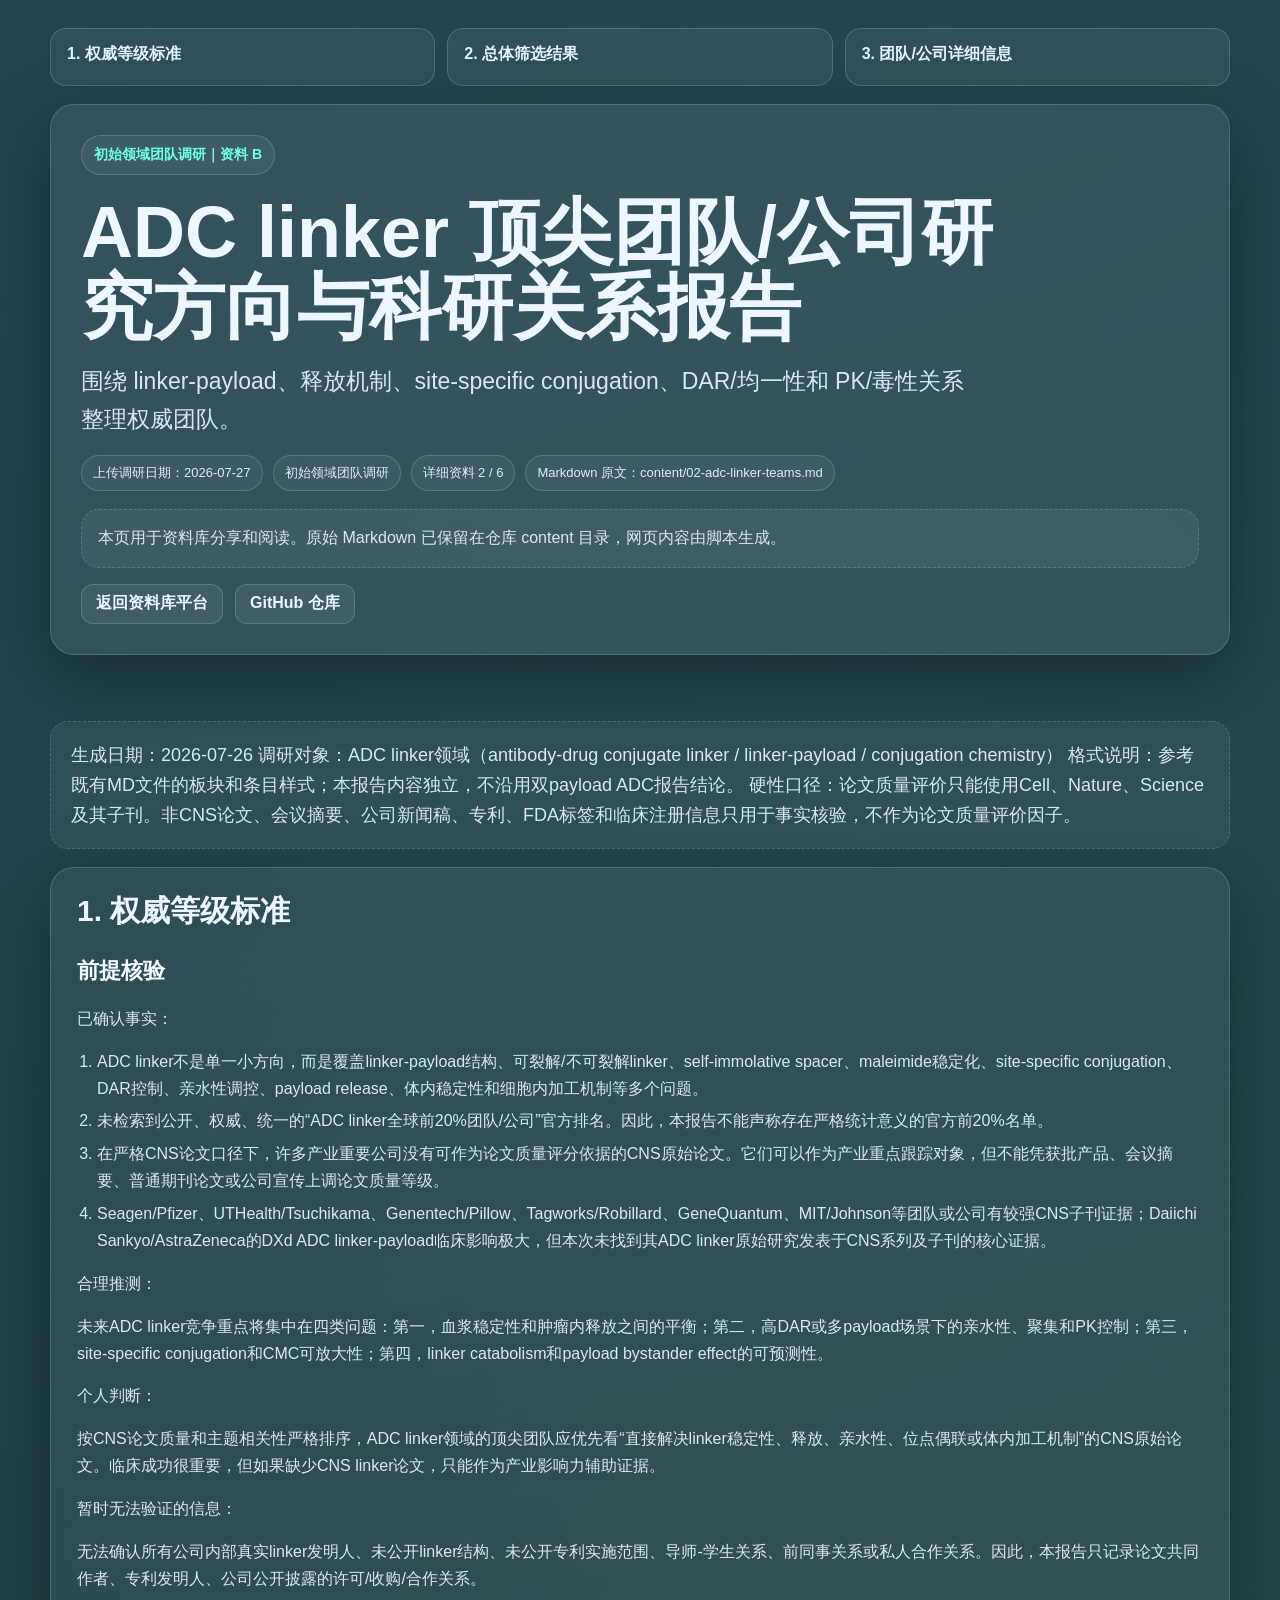
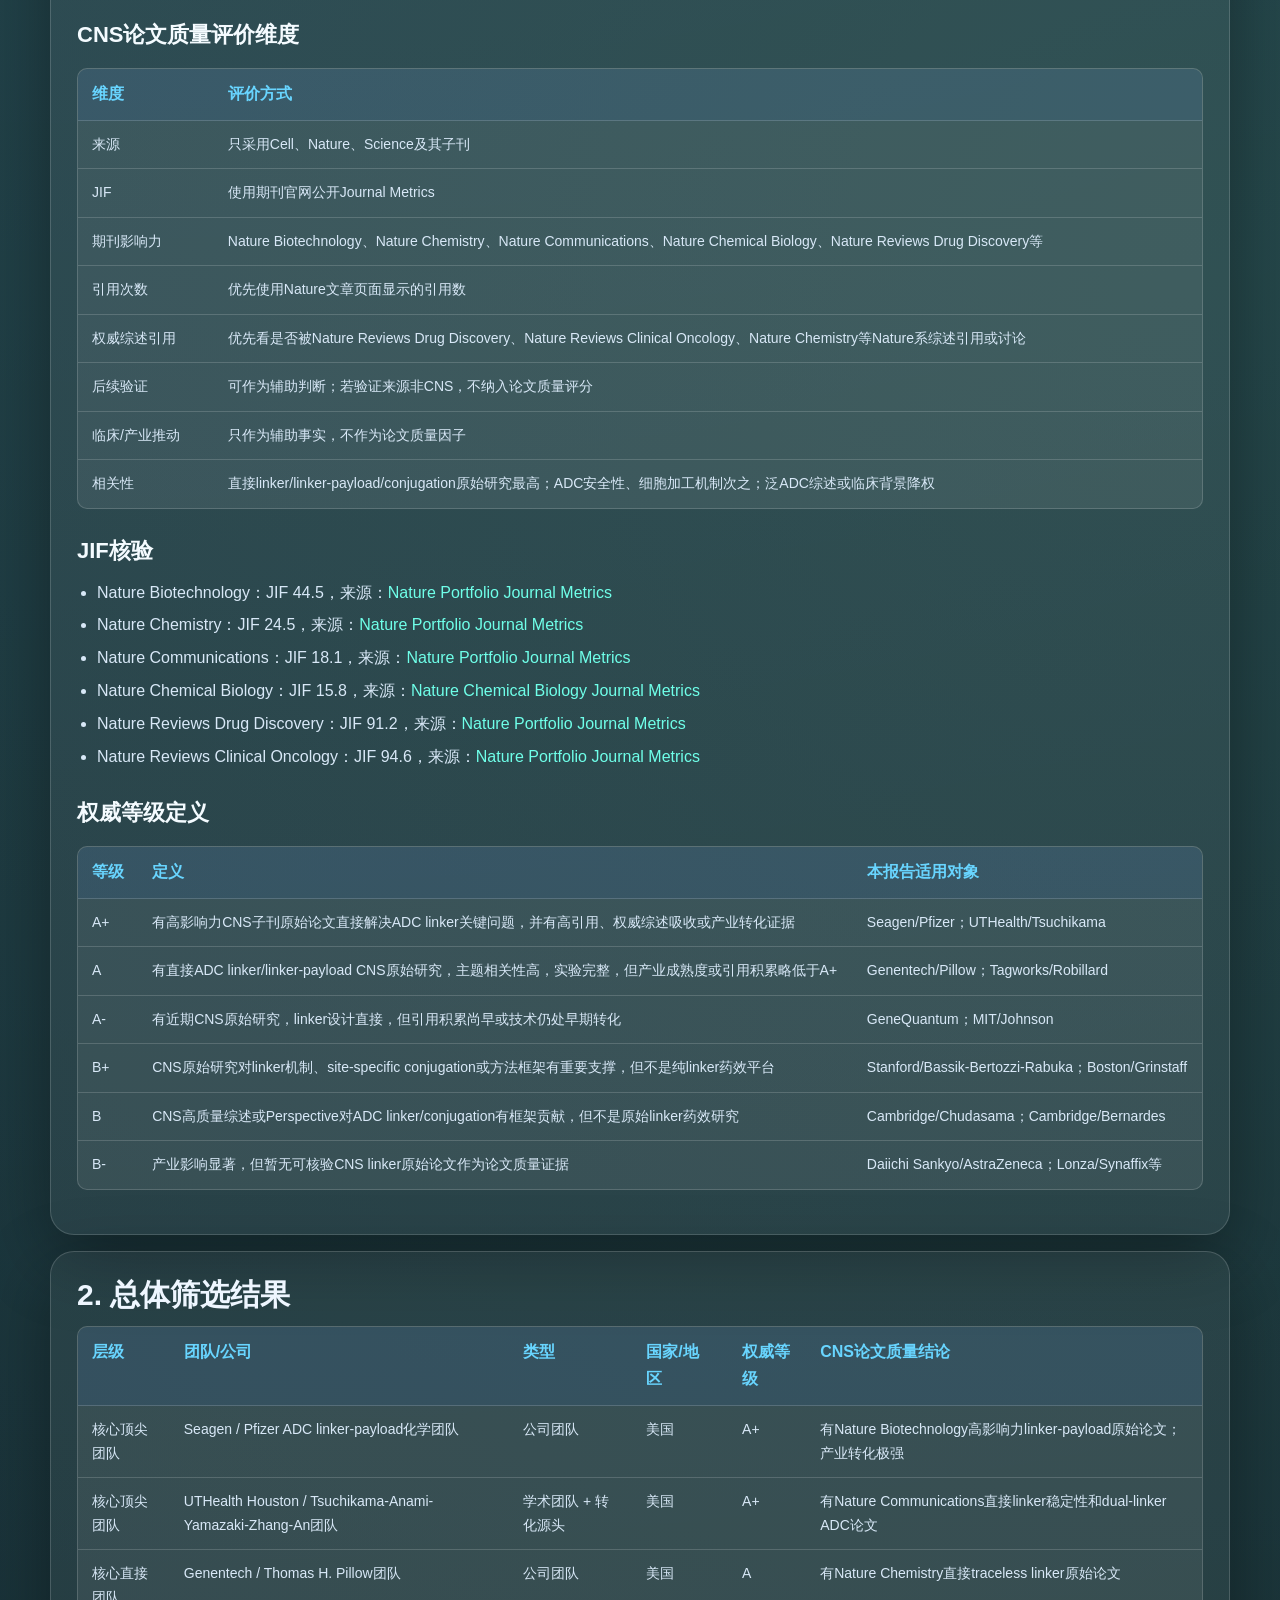
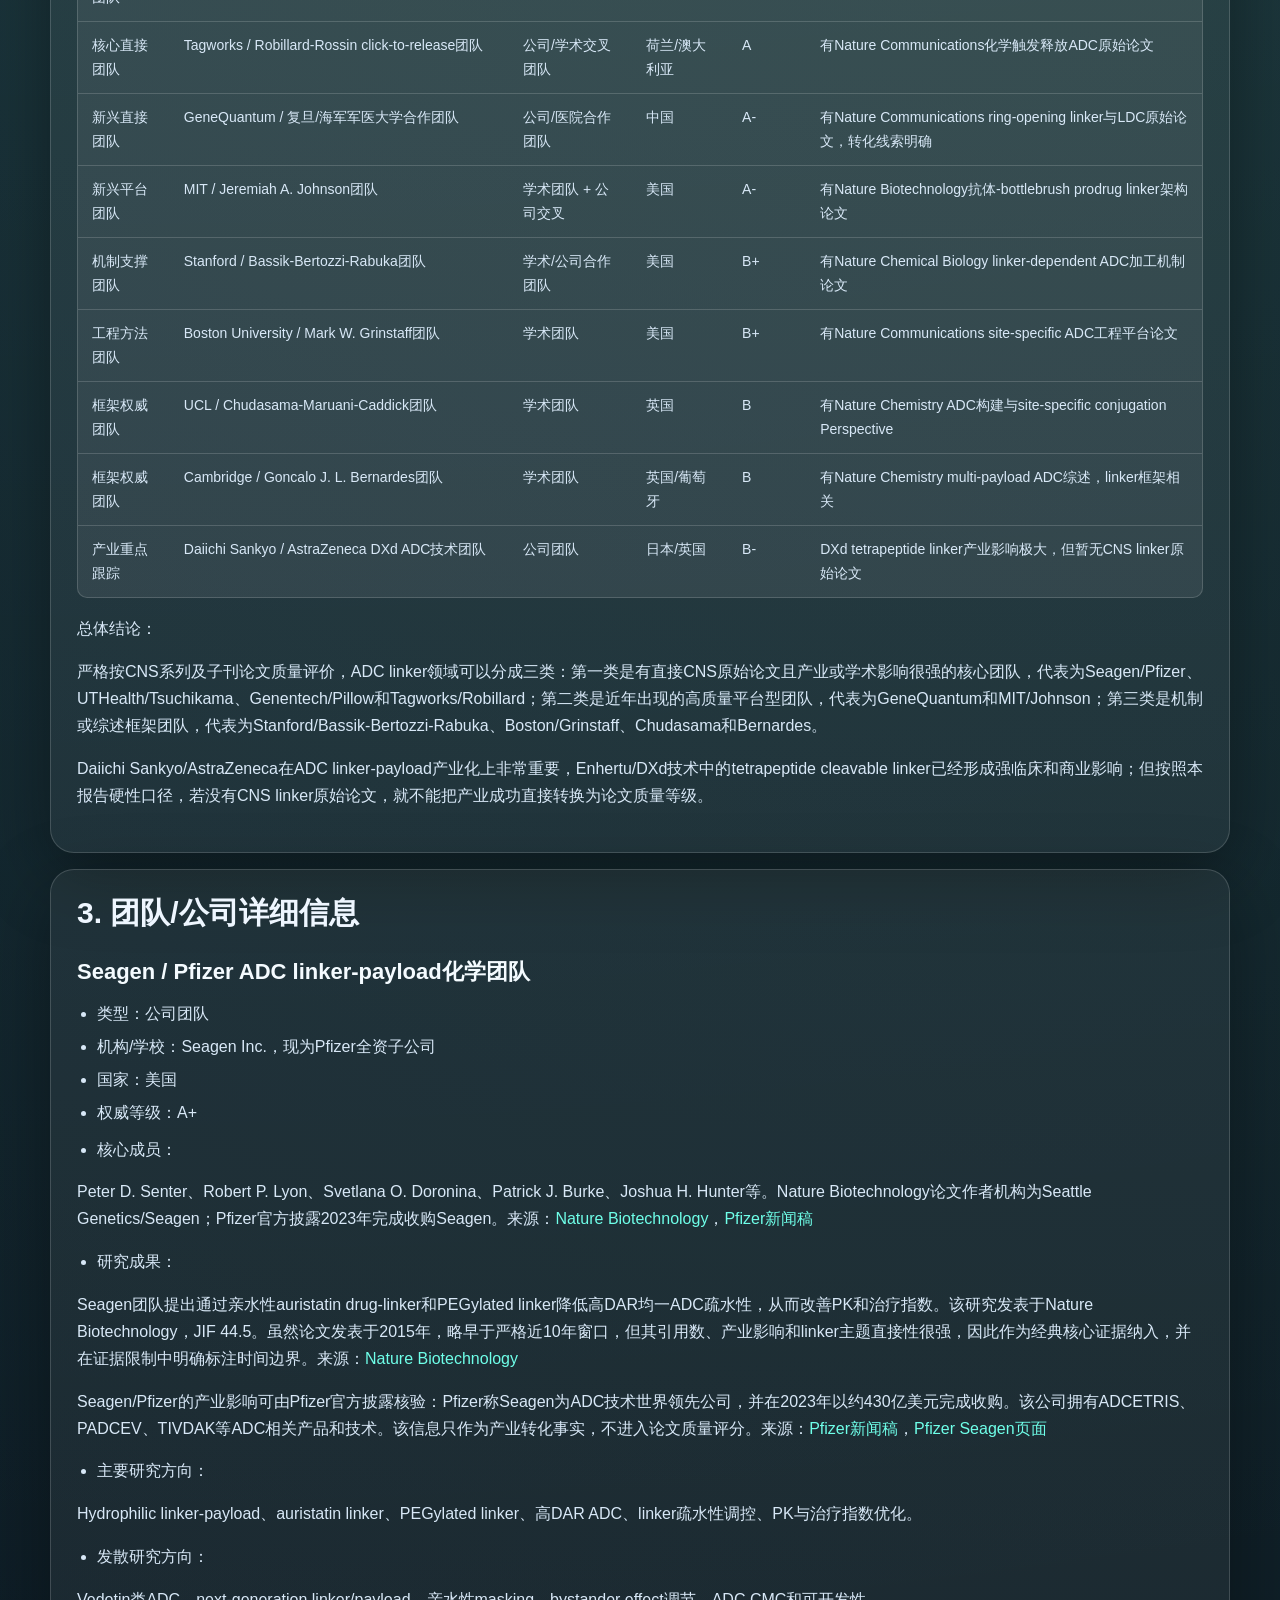
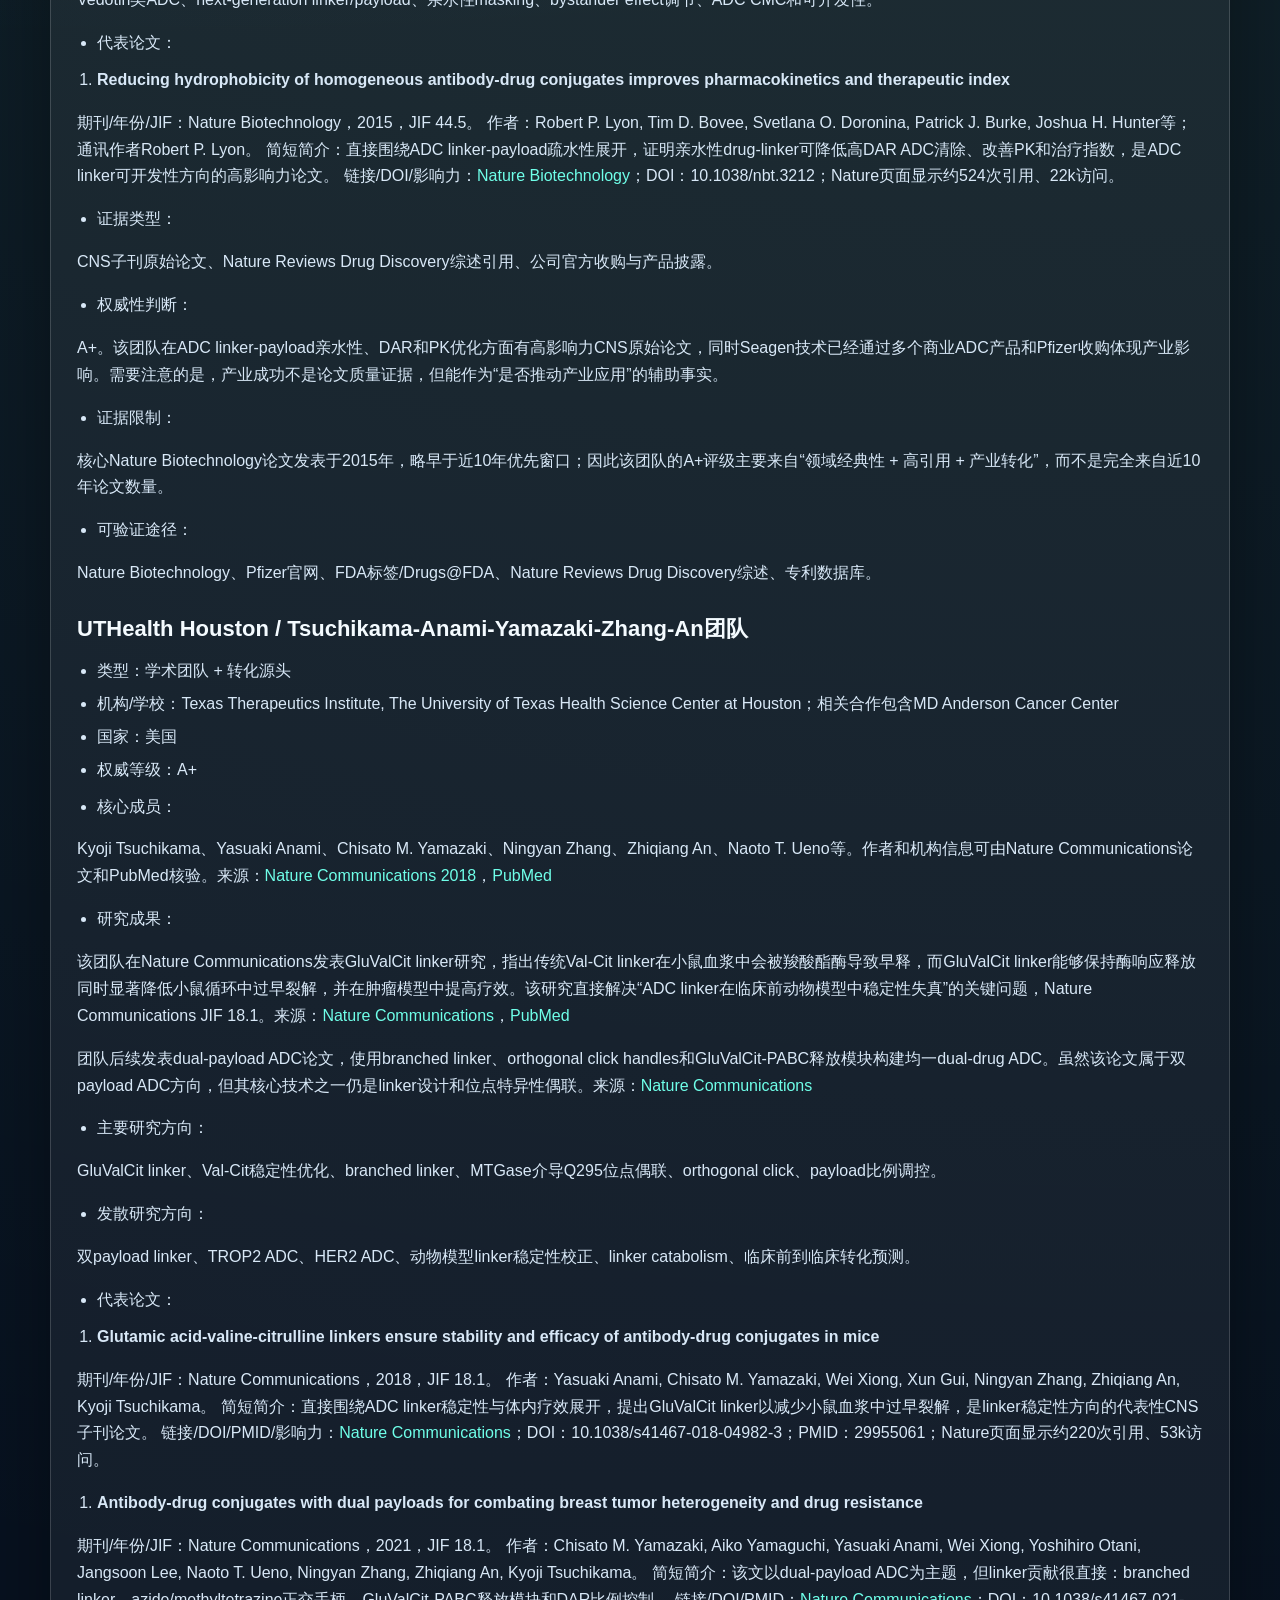
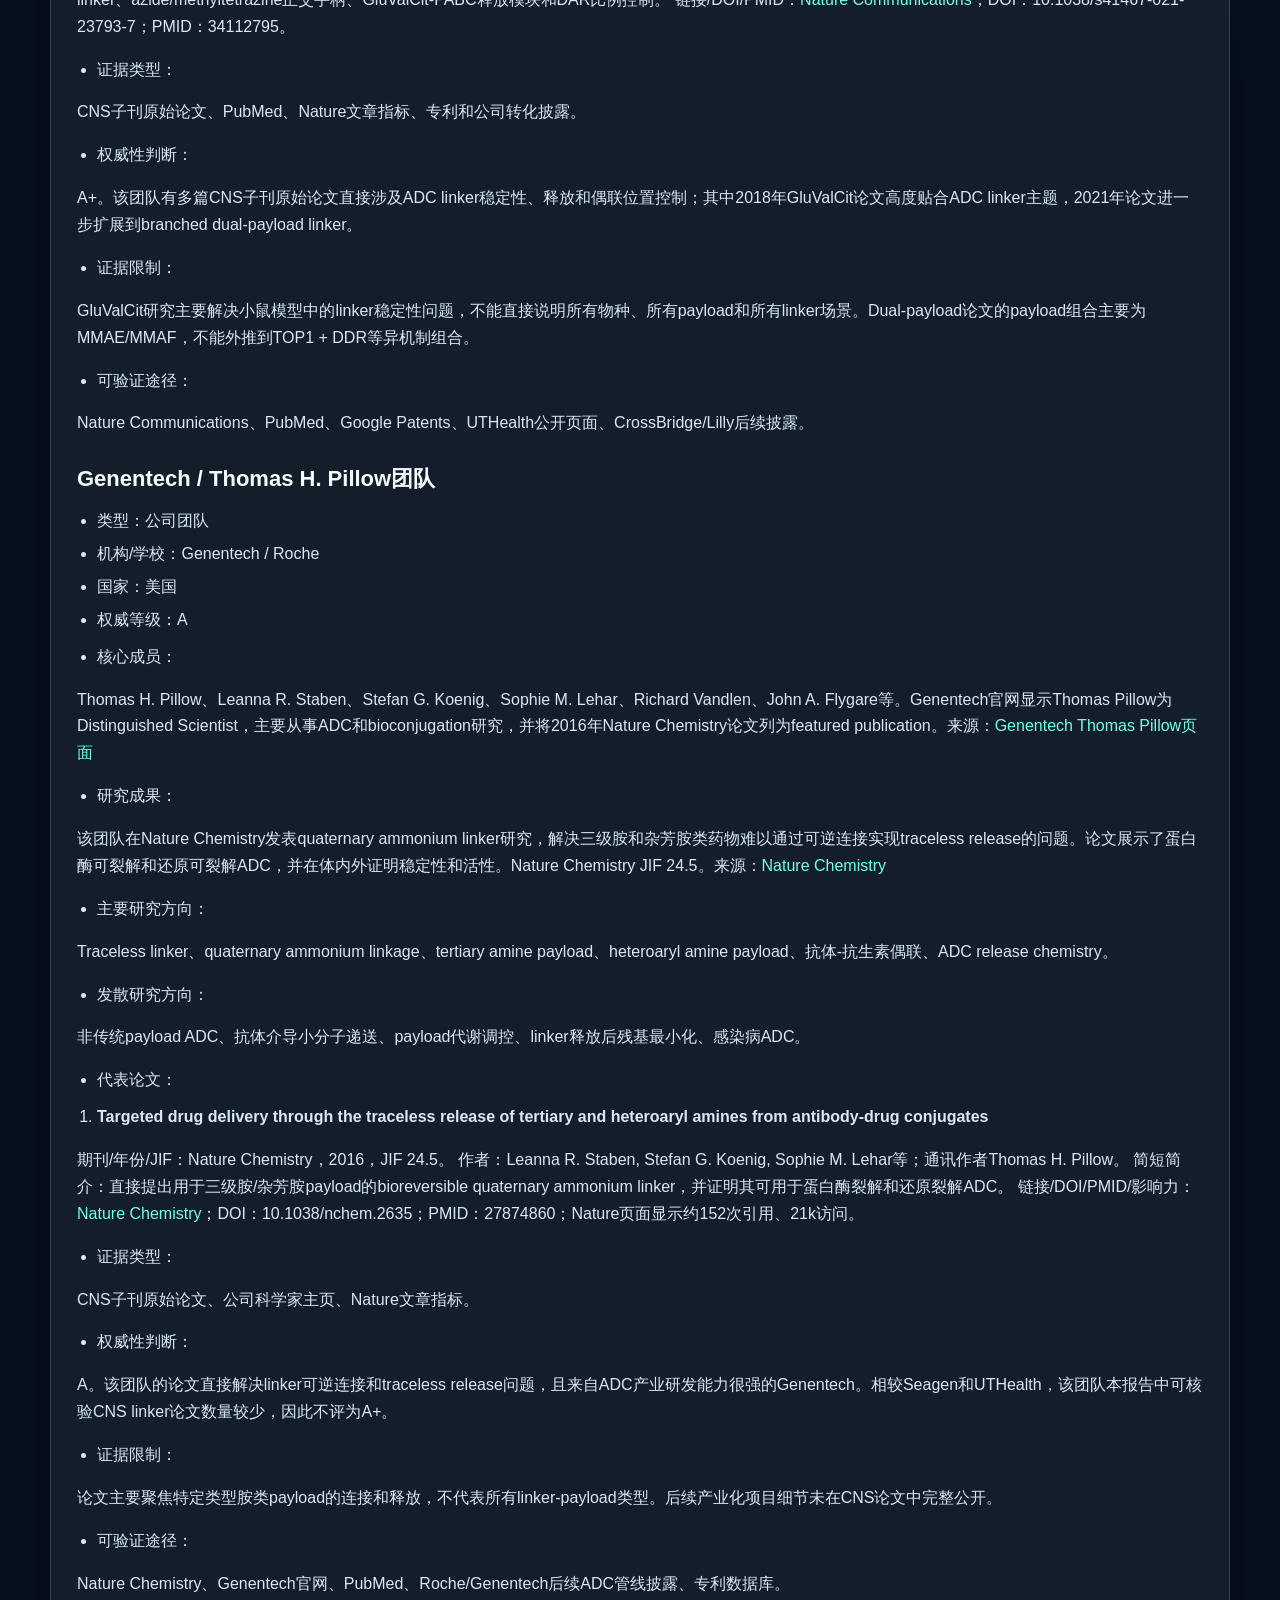
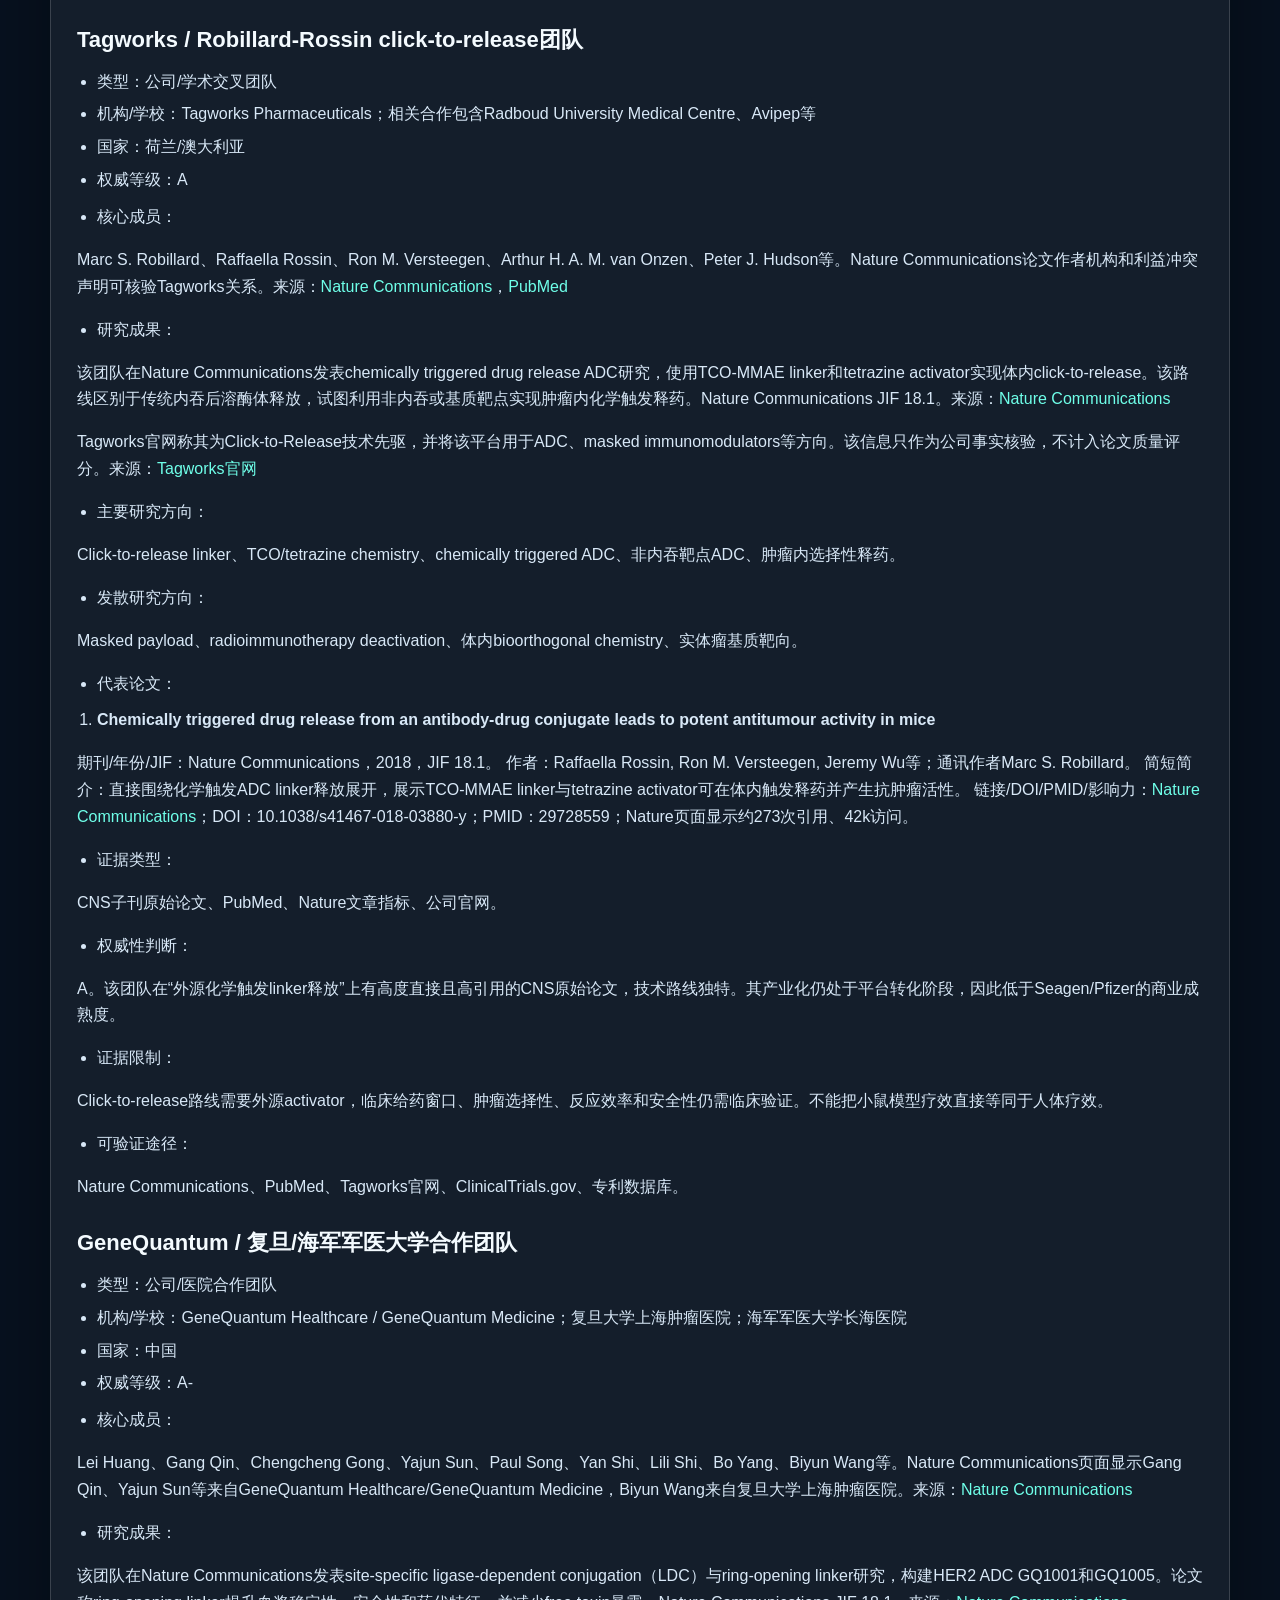
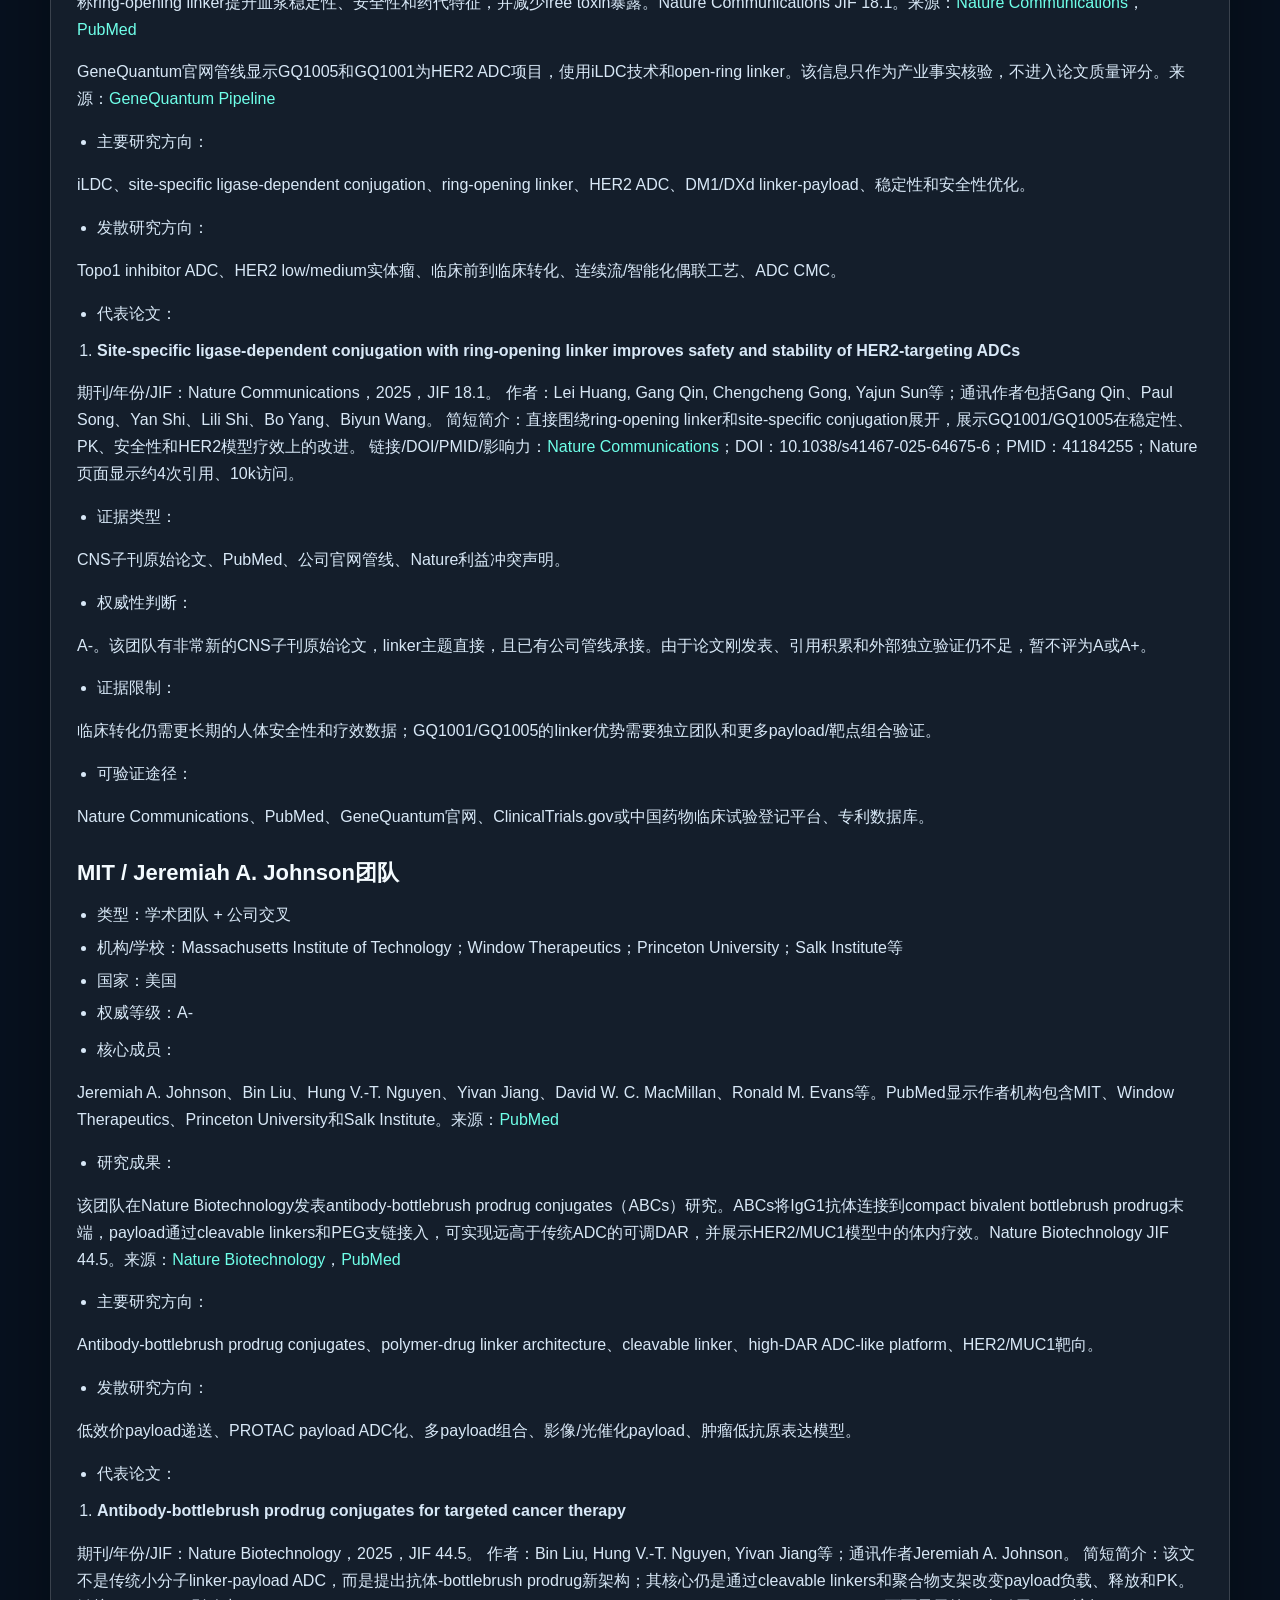
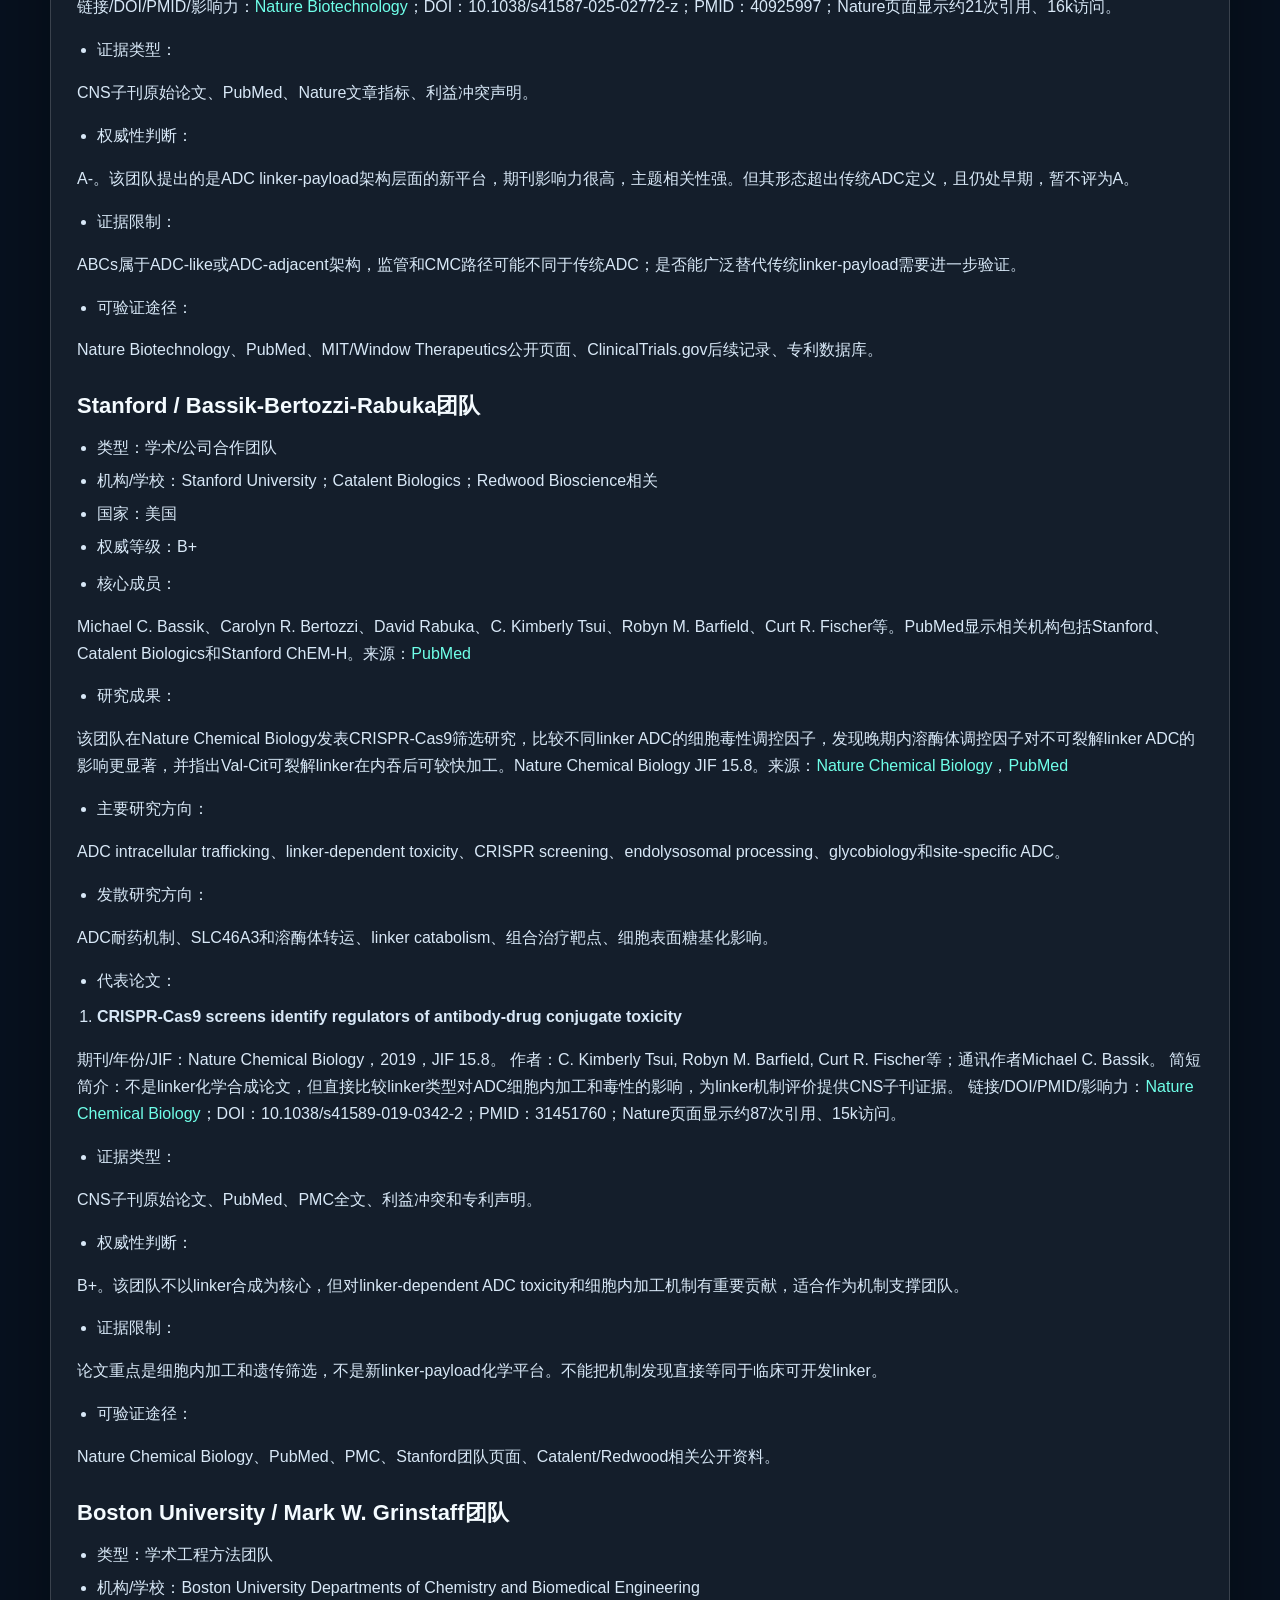
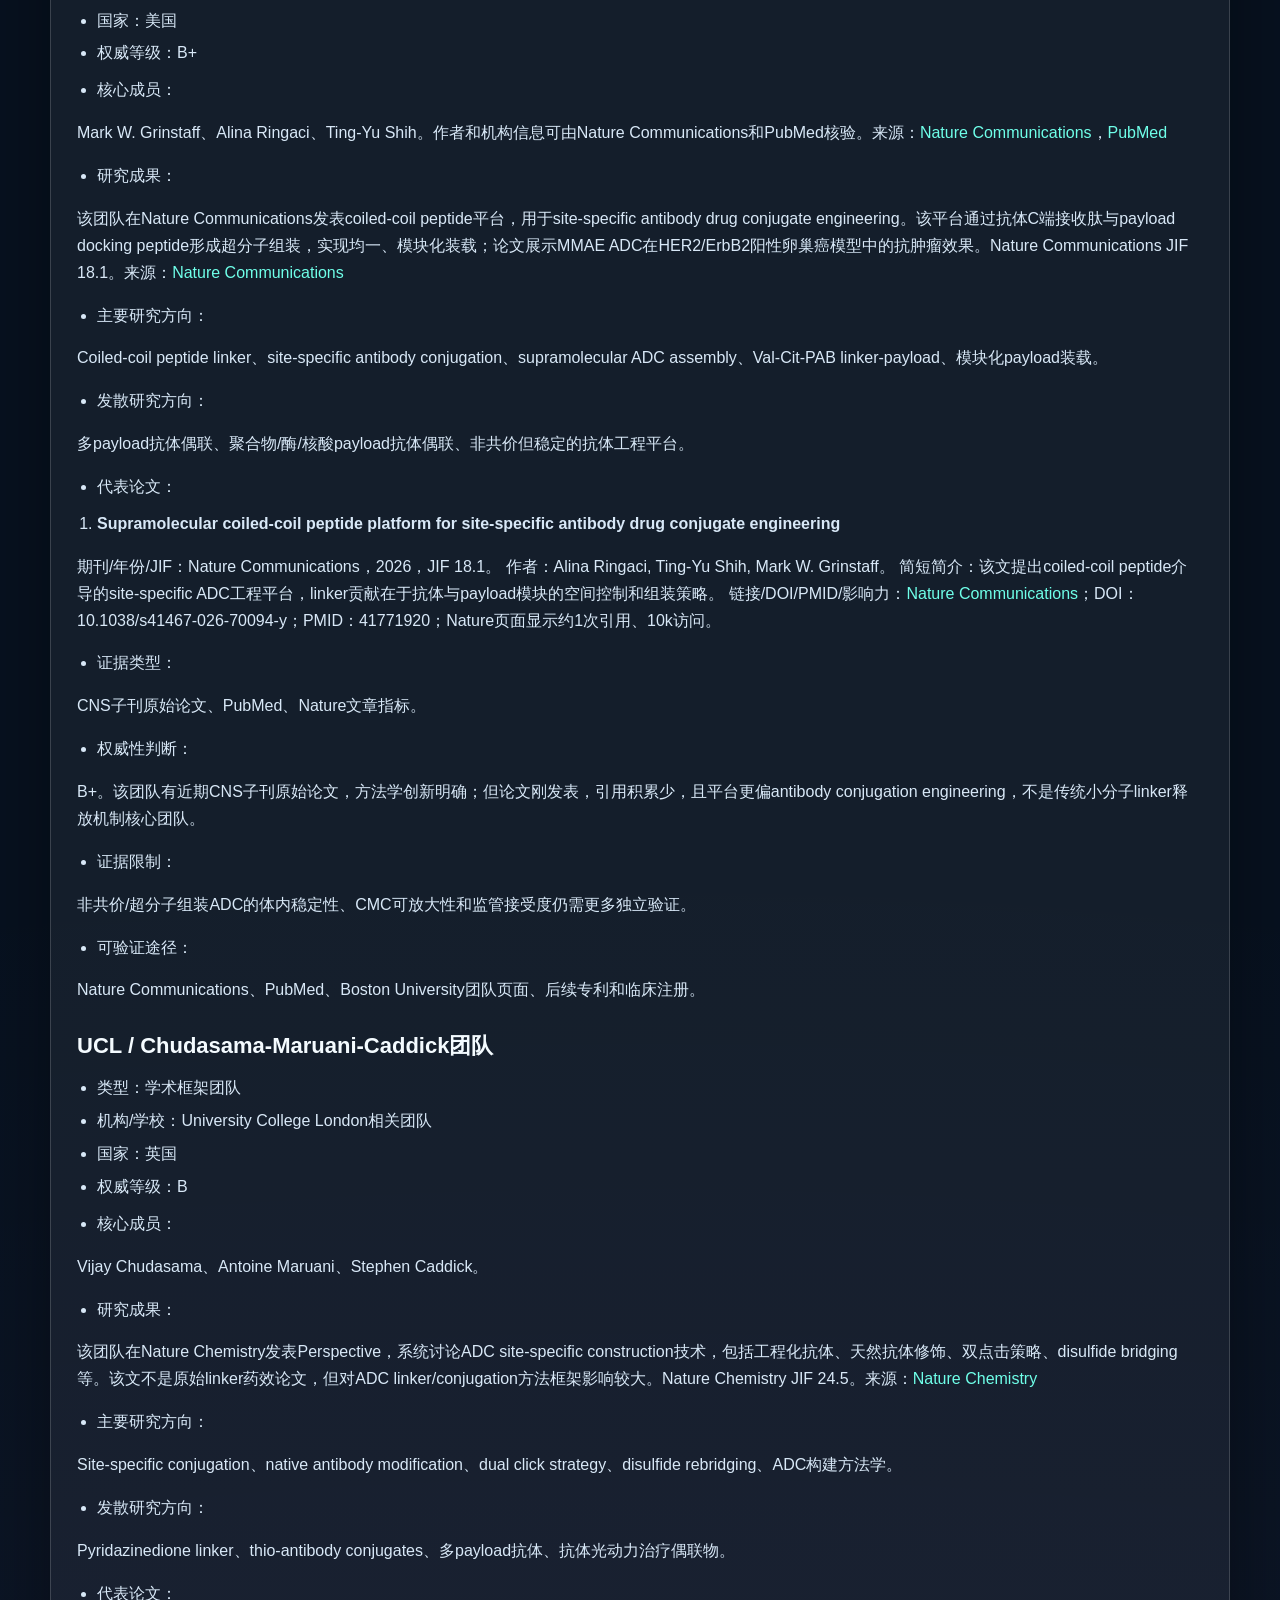
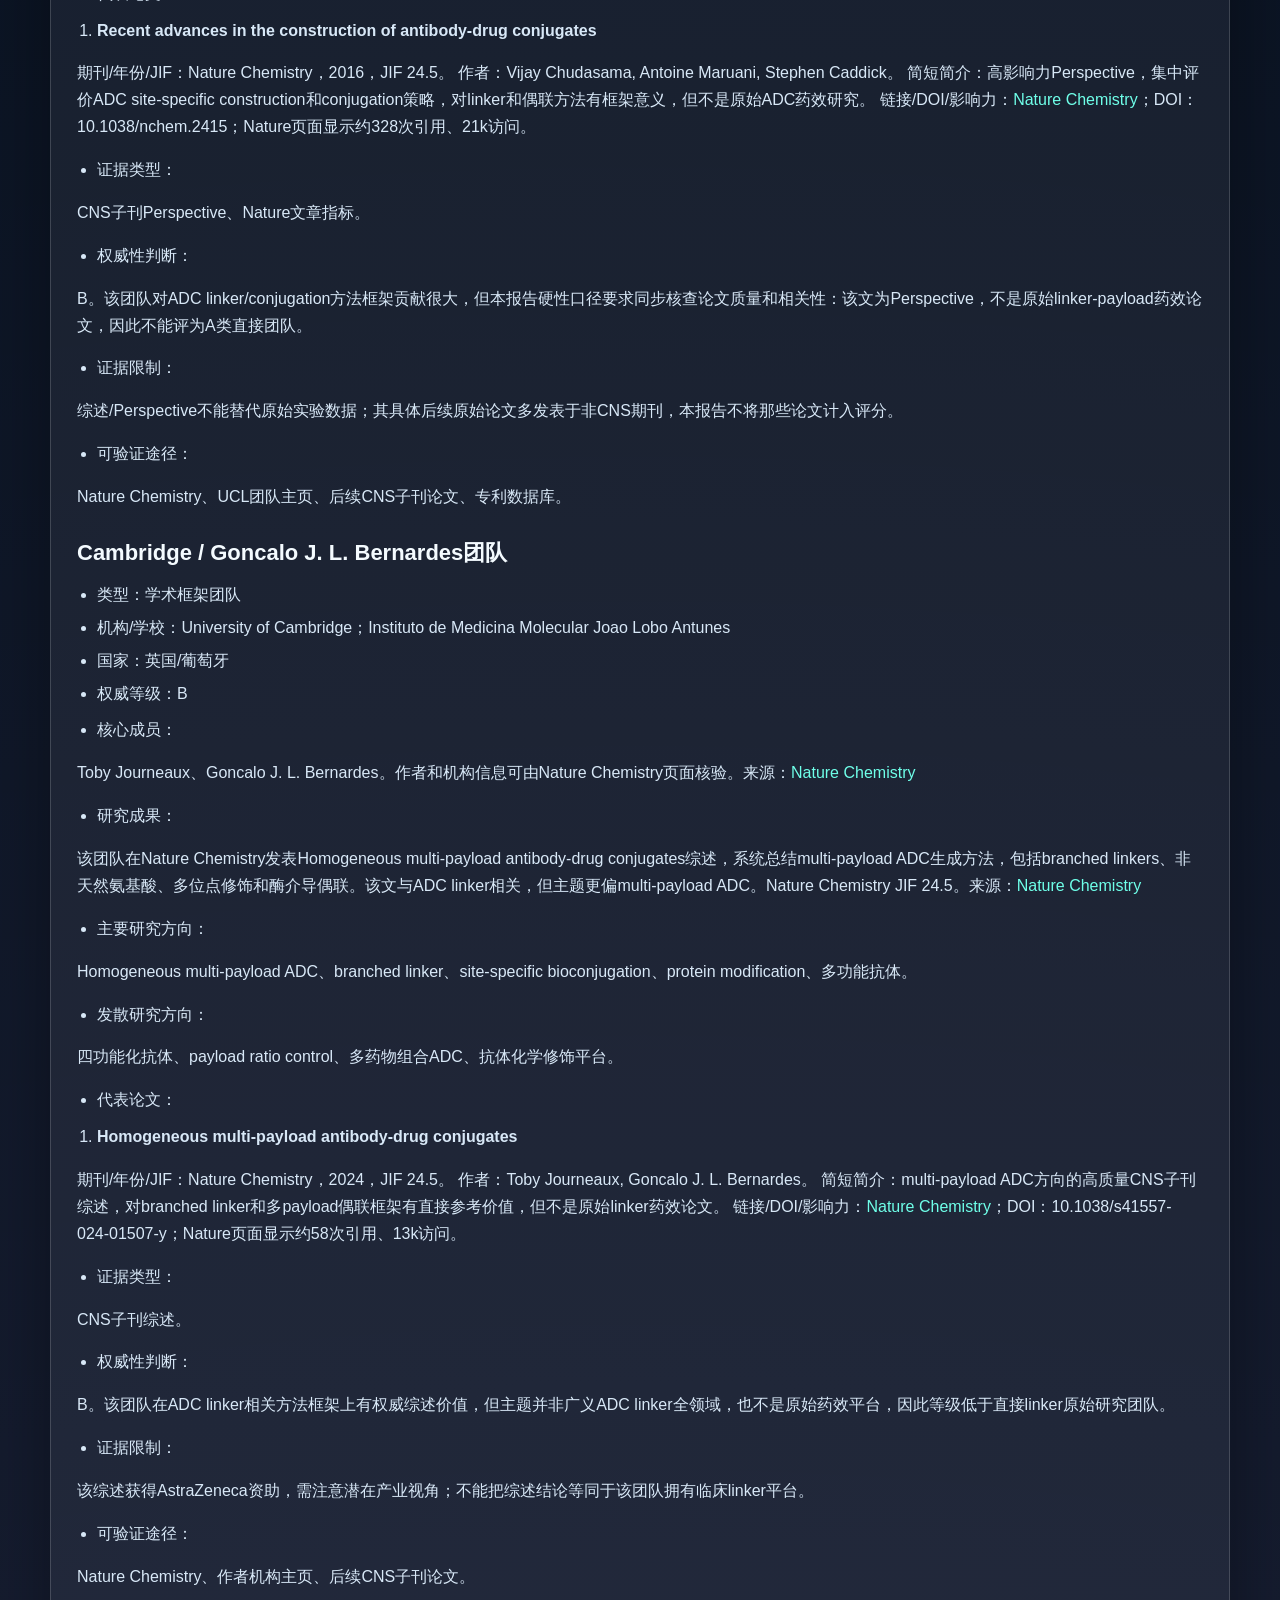
<file: detail-02-adc-linker-teams.html>
<!doctype html>
<html lang="zh-CN">
<head>
  <meta charset="utf-8" />
  <meta name="viewport" content="width=device-width, initial-scale=1" />
  <title>ADC linker 顶尖团队/公司研究方向与科研关系报告｜ADC 调研资料库平台</title>
  <meta name="description" content="围绕 linker-payload、释放机制、site-specific conjugation、DAR/均一性和 PK/毒性关系整理权威团队。" />
  <link rel="stylesheet" href="./assets/site.css" />
</head>
<body>
  <main class="page">
    <div class="quick section-nav" aria-label="Markdown 章节目录">
      <a href="#1-权威等级标准">1. 权威等级标准</a>
<a href="#2-总体筛选结果">2. 总体筛选结果</a>
<a href="#3-团队-公司详细信息">3. 团队/公司详细信息</a>
    </div>
    <section class="hero">
      <span class="eyebrow">初始领域团队调研｜资料 B</span>
      <h1>ADC linker 顶尖团队/公司研究方向与科研关系报告</h1>
      <p class="lead">围绕 linker-payload、释放机制、site-specific conjugation、DAR/均一性和 PK/毒性关系整理权威团队。</p>
      <div class="tag-row">
        <span class="meta-pill">上传调研日期：2026-07-27</span>
        <span class="meta-pill">初始领域团队调研</span>
        <span class="meta-pill">详细资料 2 / 6</span>
        <span class="meta-pill">Markdown 原文：content/02-adc-linker-teams.md</span>
      </div>
      <div class="note" style="margin-top:18px;">本页用于资料库分享和阅读。原始 Markdown 已保留在仓库 content 目录，网页内容由脚本生成。</div>
      <div class="detail-actions">
        <a href="./index.html">返回资料库平台</a>
        <a href="https://github.com/HJH0331/ADC-" target="_blank" rel="noopener">GitHub 仓库</a>
      </div>
    </section>
    <section class="markdown-page" id="content">
      <p>生成日期：2026-07-26 调研对象：ADC linker领域（antibody-drug conjugate linker / linker-payload / conjugation chemistry） 格式说明：参考既有MD文件的板块和条目样式；本报告内容独立，不沿用双payload ADC报告结论。 硬性口径：论文质量评价只能使用Cell、Nature、Science及其子刊。非CNS论文、会议摘要、公司新闻稿、专利、FDA标签和临床注册信息只用于事实核验，不作为论文质量评价因子。</p>
<section class="markdown-section" id="1-权威等级标准"><h2>1. 权威等级标准</h2>
<h3 id="前提核验">前提核验</h3>
<p>已确认事实：</p>
<ol><li>ADC linker不是单一小方向，而是覆盖linker-payload结构、可裂解/不可裂解linker、self-immolative spacer、maleimide稳定化、site-specific conjugation、DAR控制、亲水性调控、payload release、体内稳定性和细胞内加工机制等多个问题。</li>
<li>未检索到公开、权威、统一的“ADC linker全球前20%团队/公司”官方排名。因此，本报告不能声称存在严格统计意义的官方前20%名单。</li>
<li>在严格CNS论文口径下，许多产业重要公司没有可作为论文质量评分依据的CNS原始论文。它们可以作为产业重点跟踪对象，但不能凭获批产品、会议摘要、普通期刊论文或公司宣传上调论文质量等级。</li>
<li>Seagen/Pfizer、UTHealth/Tsuchikama、Genentech/Pillow、Tagworks/Robillard、GeneQuantum、MIT/Johnson等团队或公司有较强CNS子刊证据；Daiichi Sankyo/AstraZeneca的DXd ADC linker-payload临床影响极大，但本次未找到其ADC linker原始研究发表于CNS系列及子刊的核心证据。</li></ol>
<p>合理推测：</p>
<p>未来ADC linker竞争重点将集中在四类问题：第一，血浆稳定性和肿瘤内释放之间的平衡；第二，高DAR或多payload场景下的亲水性、聚集和PK控制；第三，site-specific conjugation和CMC可放大性；第四，linker catabolism和payload bystander effect的可预测性。</p>
<p>个人判断：</p>
<p>按CNS论文质量和主题相关性严格排序，ADC linker领域的顶尖团队应优先看“直接解决linker稳定性、释放、亲水性、位点偶联或体内加工机制”的CNS原始论文。临床成功很重要，但如果缺少CNS linker论文，只能作为产业影响力辅助证据。</p>
<p>暂时无法验证的信息：</p>
<p>无法确认所有公司内部真实linker发明人、未公开linker结构、未公开专利实施范围、导师-学生关系、前同事关系或私人合作关系。因此，本报告只记录论文共同作者、专利发明人、公司公开披露的许可/收购/合作关系。</p>
<h3 id="cns论文质量评价维度">CNS论文质量评价维度</h3>
<div class="table-wrap"><table><thead><tr><th>维度</th><th>评价方式</th></tr></thead><tbody><tr><td>来源</td><td>只采用Cell、Nature、Science及其子刊</td></tr>
<tr><td>JIF</td><td>使用期刊官网公开Journal Metrics</td></tr>
<tr><td>期刊影响力</td><td>Nature Biotechnology、Nature Chemistry、Nature Communications、Nature Chemical Biology、Nature Reviews Drug Discovery等</td></tr>
<tr><td>引用次数</td><td>优先使用Nature文章页面显示的引用数</td></tr>
<tr><td>权威综述引用</td><td>优先看是否被Nature Reviews Drug Discovery、Nature Reviews Clinical Oncology、Nature Chemistry等Nature系综述引用或讨论</td></tr>
<tr><td>后续验证</td><td>可作为辅助判断；若验证来源非CNS，不纳入论文质量评分</td></tr>
<tr><td>临床/产业推动</td><td>只作为辅助事实，不作为论文质量因子</td></tr>
<tr><td>相关性</td><td>直接linker/linker-payload/conjugation原始研究最高；ADC安全性、细胞加工机制次之；泛ADC综述或临床背景降权</td></tr></tbody></table></div>
<h3 id="jif核验">JIF核验</h3>
<ul><li>Nature Biotechnology：JIF 44.5，来源：<a href="https://www.nature.com/nature-portfolio/about-journals/journal-metrics" target="_blank" rel="noopener">Nature Portfolio Journal Metrics</a></li>
<li>Nature Chemistry：JIF 24.5，来源：<a href="https://www.nature.com/nature-portfolio/about-journals/journal-metrics" target="_blank" rel="noopener">Nature Portfolio Journal Metrics</a></li>
<li>Nature Communications：JIF 18.1，来源：<a href="https://www.nature.com/nature-portfolio/about-journals/journal-metrics" target="_blank" rel="noopener">Nature Portfolio Journal Metrics</a></li>
<li>Nature Chemical Biology：JIF 15.8，来源：<a href="https://www.nature.com/nchembio/journal-impact" target="_blank" rel="noopener">Nature Chemical Biology Journal Metrics</a></li>
<li>Nature Reviews Drug Discovery：JIF 91.2，来源：<a href="https://www.nature.com/nature-portfolio/about-journals/journal-metrics" target="_blank" rel="noopener">Nature Portfolio Journal Metrics</a></li>
<li>Nature Reviews Clinical Oncology：JIF 94.6，来源：<a href="https://www.nature.com/nature-portfolio/about-journals/journal-metrics" target="_blank" rel="noopener">Nature Portfolio Journal Metrics</a></li></ul>
<h3 id="权威等级定义">权威等级定义</h3>
<div class="table-wrap"><table><thead><tr><th>等级</th><th>定义</th><th>本报告适用对象</th></tr></thead><tbody><tr><td>A+</td><td>有高影响力CNS子刊原始论文直接解决ADC linker关键问题，并有高引用、权威综述吸收或产业转化证据</td><td>Seagen/Pfizer；UTHealth/Tsuchikama</td></tr>
<tr><td>A</td><td>有直接ADC linker/linker-payload CNS原始研究，主题相关性高，实验完整，但产业成熟度或引用积累略低于A+</td><td>Genentech/Pillow；Tagworks/Robillard</td></tr>
<tr><td>A-</td><td>有近期CNS原始研究，linker设计直接，但引用积累尚早或技术仍处早期转化</td><td>GeneQuantum；MIT/Johnson</td></tr>
<tr><td>B+</td><td>CNS原始研究对linker机制、site-specific conjugation或方法框架有重要支撑，但不是纯linker药效平台</td><td>Stanford/Bassik-Bertozzi-Rabuka；Boston/Grinstaff</td></tr>
<tr><td>B</td><td>CNS高质量综述或Perspective对ADC linker/conjugation有框架贡献，但不是原始linker药效研究</td><td>Cambridge/Chudasama；Cambridge/Bernardes</td></tr>
<tr><td>B-</td><td>产业影响显著，但暂无可核验CNS linker原始论文作为论文质量证据</td><td>Daiichi Sankyo/AstraZeneca；Lonza/Synaffix等</td></tr></tbody></table></div>
</section>
<section class="markdown-section" id="2-总体筛选结果"><h2>2. 总体筛选结果</h2>
<div class="table-wrap"><table><thead><tr><th>层级</th><th>团队/公司</th><th>类型</th><th>国家/地区</th><th>权威等级</th><th>CNS论文质量结论</th></tr></thead><tbody><tr><td>核心顶尖团队</td><td>Seagen / Pfizer ADC linker-payload化学团队</td><td>公司团队</td><td>美国</td><td>A+</td><td>有Nature Biotechnology高影响力linker-payload原始论文；产业转化极强</td></tr>
<tr><td>核心顶尖团队</td><td>UTHealth Houston / Tsuchikama-Anami-Yamazaki-Zhang-An团队</td><td>学术团队 + 转化源头</td><td>美国</td><td>A+</td><td>有Nature Communications直接linker稳定性和dual-linker ADC论文</td></tr>
<tr><td>核心直接团队</td><td>Genentech / Thomas H. Pillow团队</td><td>公司团队</td><td>美国</td><td>A</td><td>有Nature Chemistry直接traceless linker原始论文</td></tr>
<tr><td>核心直接团队</td><td>Tagworks / Robillard-Rossin click-to-release团队</td><td>公司/学术交叉团队</td><td>荷兰/澳大利亚</td><td>A</td><td>有Nature Communications化学触发释放ADC原始论文</td></tr>
<tr><td>新兴直接团队</td><td>GeneQuantum / 复旦/海军军医大学合作团队</td><td>公司/医院合作团队</td><td>中国</td><td>A-</td><td>有Nature Communications ring-opening linker与LDC原始论文，转化线索明确</td></tr>
<tr><td>新兴平台团队</td><td>MIT / Jeremiah A. Johnson团队</td><td>学术团队 + 公司交叉</td><td>美国</td><td>A-</td><td>有Nature Biotechnology抗体-bottlebrush prodrug linker架构论文</td></tr>
<tr><td>机制支撑团队</td><td>Stanford / Bassik-Bertozzi-Rabuka团队</td><td>学术/公司合作团队</td><td>美国</td><td>B+</td><td>有Nature Chemical Biology linker-dependent ADC加工机制论文</td></tr>
<tr><td>工程方法团队</td><td>Boston University / Mark W. Grinstaff团队</td><td>学术团队</td><td>美国</td><td>B+</td><td>有Nature Communications site-specific ADC工程平台论文</td></tr>
<tr><td>框架权威团队</td><td>UCL / Chudasama-Maruani-Caddick团队</td><td>学术团队</td><td>英国</td><td>B</td><td>有Nature Chemistry ADC构建与site-specific conjugation Perspective</td></tr>
<tr><td>框架权威团队</td><td>Cambridge / Goncalo J. L. Bernardes团队</td><td>学术团队</td><td>英国/葡萄牙</td><td>B</td><td>有Nature Chemistry multi-payload ADC综述，linker框架相关</td></tr>
<tr><td>产业重点跟踪</td><td>Daiichi Sankyo / AstraZeneca DXd ADC技术团队</td><td>公司团队</td><td>日本/英国</td><td>B-</td><td>DXd tetrapeptide linker产业影响极大，但暂无CNS linker原始论文</td></tr></tbody></table></div>
<p>总体结论：</p>
<p>严格按CNS系列及子刊论文质量评价，ADC linker领域可以分成三类：第一类是有直接CNS原始论文且产业或学术影响很强的核心团队，代表为Seagen/Pfizer、UTHealth/Tsuchikama、Genentech/Pillow和Tagworks/Robillard；第二类是近年出现的高质量平台型团队，代表为GeneQuantum和MIT/Johnson；第三类是机制或综述框架团队，代表为Stanford/Bassik-Bertozzi-Rabuka、Boston/Grinstaff、Chudasama和Bernardes。</p>
<p>Daiichi Sankyo/AstraZeneca在ADC linker-payload产业化上非常重要，Enhertu/DXd技术中的tetrapeptide cleavable linker已经形成强临床和商业影响；但按照本报告硬性口径，若没有CNS linker原始论文，就不能把产业成功直接转换为论文质量等级。</p>
</section>
<section class="markdown-section" id="3-团队-公司详细信息"><h2>3. 团队/公司详细信息</h2>
<h3 id="seagen-pfizer-adc-linker-payload化学团队">Seagen / Pfizer ADC linker-payload化学团队</h3>
<ul><li>类型：公司团队</li>
<li>机构/学校：Seagen Inc.，现为Pfizer全资子公司</li>
<li>国家：美国</li>
<li>权威等级：A+</li></ul>
<ul><li>核心成员：</li></ul>
<p>Peter D. Senter、Robert P. Lyon、Svetlana O. Doronina、Patrick J. Burke、Joshua H. Hunter等。Nature Biotechnology论文作者机构为Seattle Genetics/Seagen；Pfizer官方披露2023年完成收购Seagen。来源：<a href="https://www.nature.com/articles/nbt.3212" target="_blank" rel="noopener">Nature Biotechnology</a>，<a href="https://www.pfizer.com/news/press-release/press-release-detail/pfizer-completes-acquisition-seagen" target="_blank" rel="noopener">Pfizer新闻稿</a></p>
<ul><li>研究成果：</li></ul>
<p>Seagen团队提出通过亲水性auristatin drug-linker和PEGylated linker降低高DAR均一ADC疏水性，从而改善PK和治疗指数。该研究发表于Nature Biotechnology，JIF 44.5。虽然论文发表于2015年，略早于严格近10年窗口，但其引用数、产业影响和linker主题直接性很强，因此作为经典核心证据纳入，并在证据限制中明确标注时间边界。来源：<a href="https://www.nature.com/articles/nbt.3212" target="_blank" rel="noopener">Nature Biotechnology</a></p>
<p>Seagen/Pfizer的产业影响可由Pfizer官方披露核验：Pfizer称Seagen为ADC技术世界领先公司，并在2023年以约430亿美元完成收购。该公司拥有ADCETRIS、PADCEV、TIVDAK等ADC相关产品和技术。该信息只作为产业转化事实，不进入论文质量评分。来源：<a href="https://www.pfizer.com/news/press-release/press-release-detail/pfizer-completes-acquisition-seagen" target="_blank" rel="noopener">Pfizer新闻稿</a>，<a href="https://www.pfizer.com/seagen" target="_blank" rel="noopener">Pfizer Seagen页面</a></p>
<ul><li>主要研究方向：</li></ul>
<p>Hydrophilic linker-payload、auristatin linker、PEGylated linker、高DAR ADC、linker疏水性调控、PK与治疗指数优化。</p>
<ul><li>发散研究方向：</li></ul>
<p>Vedotin类ADC、next-generation linker/payload、亲水性masking、bystander effect调节、ADC CMC和可开发性。</p>
<ul><li>代表论文：</li></ul>
<ol><li><strong>Reducing hydrophobicity of homogeneous antibody-drug conjugates improves pharmacokinetics and therapeutic index</strong>  </li></ol>
<p>期刊/年份/JIF：Nature Biotechnology，2015，JIF 44.5。 作者：Robert P. Lyon, Tim D. Bovee, Svetlana O. Doronina, Patrick J. Burke, Joshua H. Hunter等；通讯作者Robert P. Lyon。 简短简介：直接围绕ADC linker-payload疏水性展开，证明亲水性drug-linker可降低高DAR ADC清除、改善PK和治疗指数，是ADC linker可开发性方向的高影响力论文。 链接/DOI/影响力：<a href="https://www.nature.com/articles/nbt.3212" target="_blank" rel="noopener">Nature Biotechnology</a>；DOI：10.1038/nbt.3212；Nature页面显示约524次引用、22k访问。</p>
<ul><li>证据类型：</li></ul>
<p>CNS子刊原始论文、Nature Reviews Drug Discovery综述引用、公司官方收购与产品披露。</p>
<ul><li>权威性判断：</li></ul>
<p>A+。该团队在ADC linker-payload亲水性、DAR和PK优化方面有高影响力CNS原始论文，同时Seagen技术已经通过多个商业ADC产品和Pfizer收购体现产业影响。需要注意的是，产业成功不是论文质量证据，但能作为“是否推动产业应用”的辅助事实。</p>
<ul><li>证据限制：</li></ul>
<p>核心Nature Biotechnology论文发表于2015年，略早于近10年优先窗口；因此该团队的A+评级主要来自“领域经典性 + 高引用 + 产业转化”，而不是完全来自近10年论文数量。</p>
<ul><li>可验证途径：</li></ul>
<p>Nature Biotechnology、Pfizer官网、FDA标签/Drugs@FDA、Nature Reviews Drug Discovery综述、专利数据库。</p>
<h3 id="uthealth-houston-tsuchikama-anami-yamazaki-zhang-an团队">UTHealth Houston / Tsuchikama-Anami-Yamazaki-Zhang-An团队</h3>
<ul><li>类型：学术团队 + 转化源头</li>
<li>机构/学校：Texas Therapeutics Institute, The University of Texas Health Science Center at Houston；相关合作包含MD Anderson Cancer Center</li>
<li>国家：美国</li>
<li>权威等级：A+</li></ul>
<ul><li>核心成员：</li></ul>
<p>Kyoji Tsuchikama、Yasuaki Anami、Chisato M. Yamazaki、Ningyan Zhang、Zhiqiang An、Naoto T. Ueno等。作者和机构信息可由Nature Communications论文和PubMed核验。来源：<a href="https://www.nature.com/articles/s41467-018-04982-3" target="_blank" rel="noopener">Nature Communications 2018</a>，<a href="https://pubmed.ncbi.nlm.nih.gov/29955061/" target="_blank" rel="noopener">PubMed</a></p>
<ul><li>研究成果：</li></ul>
<p>该团队在Nature Communications发表GluValCit linker研究，指出传统Val-Cit linker在小鼠血浆中会被羧酸酯酶导致早释，而GluValCit linker能够保持酶响应释放同时显著降低小鼠循环中过早裂解，并在肿瘤模型中提高疗效。该研究直接解决“ADC linker在临床前动物模型中稳定性失真”的关键问题，Nature Communications JIF 18.1。来源：<a href="https://www.nature.com/articles/s41467-018-04982-3" target="_blank" rel="noopener">Nature Communications</a>，<a href="https://pubmed.ncbi.nlm.nih.gov/29955061/" target="_blank" rel="noopener">PubMed</a></p>
<p>团队后续发表dual-payload ADC论文，使用branched linker、orthogonal click handles和GluValCit-PABC释放模块构建均一dual-drug ADC。虽然该论文属于双payload ADC方向，但其核心技术之一仍是linker设计和位点特异性偶联。来源：<a href="https://www.nature.com/articles/s41467-021-23793-7" target="_blank" rel="noopener">Nature Communications</a></p>
<ul><li>主要研究方向：</li></ul>
<p>GluValCit linker、Val-Cit稳定性优化、branched linker、MTGase介导Q295位点偶联、orthogonal click、payload比例调控。</p>
<ul><li>发散研究方向：</li></ul>
<p>双payload linker、TROP2 ADC、HER2 ADC、动物模型linker稳定性校正、linker catabolism、临床前到临床转化预测。</p>
<ul><li>代表论文：</li></ul>
<ol><li><strong>Glutamic acid-valine-citrulline linkers ensure stability and efficacy of antibody-drug conjugates in mice</strong>  </li></ol>
<p>期刊/年份/JIF：Nature Communications，2018，JIF 18.1。 作者：Yasuaki Anami, Chisato M. Yamazaki, Wei Xiong, Xun Gui, Ningyan Zhang, Zhiqiang An, Kyoji Tsuchikama。 简短简介：直接围绕ADC linker稳定性与体内疗效展开，提出GluValCit linker以减少小鼠血浆中过早裂解，是linker稳定性方向的代表性CNS子刊论文。 链接/DOI/PMID/影响力：<a href="https://www.nature.com/articles/s41467-018-04982-3" target="_blank" rel="noopener">Nature Communications</a>；DOI：10.1038/s41467-018-04982-3；PMID：29955061；Nature页面显示约220次引用、53k访问。</p>
<ol><li><strong>Antibody-drug conjugates with dual payloads for combating breast tumor heterogeneity and drug resistance</strong>  </li></ol>
<p>期刊/年份/JIF：Nature Communications，2021，JIF 18.1。 作者：Chisato M. Yamazaki, Aiko Yamaguchi, Yasuaki Anami, Wei Xiong, Yoshihiro Otani, Jangsoon Lee, Naoto T. Ueno, Ningyan Zhang, Zhiqiang An, Kyoji Tsuchikama。 简短简介：该文以dual-payload ADC为主题，但linker贡献很直接：branched linker、azide/methyltetrazine正交手柄、GluValCit-PABC释放模块和DAR比例控制。 链接/DOI/PMID：<a href="https://www.nature.com/articles/s41467-021-23793-7" target="_blank" rel="noopener">Nature Communications</a>；DOI：10.1038/s41467-021-23793-7；PMID：34112795。</p>
<ul><li>证据类型：</li></ul>
<p>CNS子刊原始论文、PubMed、Nature文章指标、专利和公司转化披露。</p>
<ul><li>权威性判断：</li></ul>
<p>A+。该团队有多篇CNS子刊原始论文直接涉及ADC linker稳定性、释放和偶联位置控制；其中2018年GluValCit论文高度贴合ADC linker主题，2021年论文进一步扩展到branched dual-payload linker。</p>
<ul><li>证据限制：</li></ul>
<p>GluValCit研究主要解决小鼠模型中的linker稳定性问题，不能直接说明所有物种、所有payload和所有linker场景。Dual-payload论文的payload组合主要为MMAE/MMAF，不能外推到TOP1 + DDR等异机制组合。</p>
<ul><li>可验证途径：</li></ul>
<p>Nature Communications、PubMed、Google Patents、UTHealth公开页面、CrossBridge/Lilly后续披露。</p>
<h3 id="genentech-thomas-h-pillow团队">Genentech / Thomas H. Pillow团队</h3>
<ul><li>类型：公司团队</li>
<li>机构/学校：Genentech / Roche</li>
<li>国家：美国</li>
<li>权威等级：A</li></ul>
<ul><li>核心成员：</li></ul>
<p>Thomas H. Pillow、Leanna R. Staben、Stefan G. Koenig、Sophie M. Lehar、Richard Vandlen、John A. Flygare等。Genentech官网显示Thomas Pillow为Distinguished Scientist，主要从事ADC和bioconjugation研究，并将2016年Nature Chemistry论文列为featured publication。来源：<a href="https://www.gene.com/scientists/our-scientists/thomas-pillow" target="_blank" rel="noopener">Genentech Thomas Pillow页面</a></p>
<ul><li>研究成果：</li></ul>
<p>该团队在Nature Chemistry发表quaternary ammonium linker研究，解决三级胺和杂芳胺类药物难以通过可逆连接实现traceless release的问题。论文展示了蛋白酶可裂解和还原可裂解ADC，并在体内外证明稳定性和活性。Nature Chemistry JIF 24.5。来源：<a href="https://www.nature.com/articles/nchem.2635" target="_blank" rel="noopener">Nature Chemistry</a></p>
<ul><li>主要研究方向：</li></ul>
<p>Traceless linker、quaternary ammonium linkage、tertiary amine payload、heteroaryl amine payload、抗体-抗生素偶联、ADC release chemistry。</p>
<ul><li>发散研究方向：</li></ul>
<p>非传统payload ADC、抗体介导小分子递送、payload代谢调控、linker释放后残基最小化、感染病ADC。</p>
<ul><li>代表论文：</li></ul>
<ol><li><strong>Targeted drug delivery through the traceless release of tertiary and heteroaryl amines from antibody-drug conjugates</strong>  </li></ol>
<p>期刊/年份/JIF：Nature Chemistry，2016，JIF 24.5。 作者：Leanna R. Staben, Stefan G. Koenig, Sophie M. Lehar等；通讯作者Thomas H. Pillow。 简短简介：直接提出用于三级胺/杂芳胺payload的bioreversible quaternary ammonium linker，并证明其可用于蛋白酶裂解和还原裂解ADC。 链接/DOI/PMID/影响力：<a href="https://www.nature.com/articles/nchem.2635" target="_blank" rel="noopener">Nature Chemistry</a>；DOI：10.1038/nchem.2635；PMID：27874860；Nature页面显示约152次引用、21k访问。</p>
<ul><li>证据类型：</li></ul>
<p>CNS子刊原始论文、公司科学家主页、Nature文章指标。</p>
<ul><li>权威性判断：</li></ul>
<p>A。该团队的论文直接解决linker可逆连接和traceless release问题，且来自ADC产业研发能力很强的Genentech。相较Seagen和UTHealth，该团队本报告中可核验CNS linker论文数量较少，因此不评为A+。</p>
<ul><li>证据限制：</li></ul>
<p>论文主要聚焦特定类型胺类payload的连接和释放，不代表所有linker-payload类型。后续产业化项目细节未在CNS论文中完整公开。</p>
<ul><li>可验证途径：</li></ul>
<p>Nature Chemistry、Genentech官网、PubMed、Roche/Genentech后续ADC管线披露、专利数据库。</p>
<h3 id="tagworks-robillard-rossin-click-to-release团队">Tagworks / Robillard-Rossin click-to-release团队</h3>
<ul><li>类型：公司/学术交叉团队</li>
<li>机构/学校：Tagworks Pharmaceuticals；相关合作包含Radboud University Medical Centre、Avipep等</li>
<li>国家：荷兰/澳大利亚</li>
<li>权威等级：A</li></ul>
<ul><li>核心成员：</li></ul>
<p>Marc S. Robillard、Raffaella Rossin、Ron M. Versteegen、Arthur H. A. M. van Onzen、Peter J. Hudson等。Nature Communications论文作者机构和利益冲突声明可核验Tagworks关系。来源：<a href="https://www.nature.com/articles/s41467-018-03880-y" target="_blank" rel="noopener">Nature Communications</a>，<a href="https://pubmed.ncbi.nlm.nih.gov/29728559/" target="_blank" rel="noopener">PubMed</a></p>
<ul><li>研究成果：</li></ul>
<p>该团队在Nature Communications发表chemically triggered drug release ADC研究，使用TCO-MMAE linker和tetrazine activator实现体内click-to-release。该路线区别于传统内吞后溶酶体释放，试图利用非内吞或基质靶点实现肿瘤内化学触发释药。Nature Communications JIF 18.1。来源：<a href="https://www.nature.com/articles/s41467-018-03880-y" target="_blank" rel="noopener">Nature Communications</a></p>
<p>Tagworks官网称其为Click-to-Release技术先驱，并将该平台用于ADC、masked immunomodulators等方向。该信息只作为公司事实核验，不计入论文质量评分。来源：<a href="https://www.tagworkspharma.com/about" target="_blank" rel="noopener">Tagworks官网</a></p>
<ul><li>主要研究方向：</li></ul>
<p>Click-to-release linker、TCO/tetrazine chemistry、chemically triggered ADC、非内吞靶点ADC、肿瘤内选择性释药。</p>
<ul><li>发散研究方向：</li></ul>
<p>Masked payload、radioimmunotherapy deactivation、体内bioorthogonal chemistry、实体瘤基质靶向。</p>
<ul><li>代表论文：</li></ul>
<ol><li><strong>Chemically triggered drug release from an antibody-drug conjugate leads to potent antitumour activity in mice</strong>  </li></ol>
<p>期刊/年份/JIF：Nature Communications，2018，JIF 18.1。 作者：Raffaella Rossin, Ron M. Versteegen, Jeremy Wu等；通讯作者Marc S. Robillard。 简短简介：直接围绕化学触发ADC linker释放展开，展示TCO-MMAE linker与tetrazine activator可在体内触发释药并产生抗肿瘤活性。 链接/DOI/PMID/影响力：<a href="https://www.nature.com/articles/s41467-018-03880-y" target="_blank" rel="noopener">Nature Communications</a>；DOI：10.1038/s41467-018-03880-y；PMID：29728559；Nature页面显示约273次引用、42k访问。</p>
<ul><li>证据类型：</li></ul>
<p>CNS子刊原始论文、PubMed、Nature文章指标、公司官网。</p>
<ul><li>权威性判断：</li></ul>
<p>A。该团队在“外源化学触发linker释放”上有高度直接且高引用的CNS原始论文，技术路线独特。其产业化仍处于平台转化阶段，因此低于Seagen/Pfizer的商业成熟度。</p>
<ul><li>证据限制：</li></ul>
<p>Click-to-release路线需要外源activator，临床给药窗口、肿瘤选择性、反应效率和安全性仍需临床验证。不能把小鼠模型疗效直接等同于人体疗效。</p>
<ul><li>可验证途径：</li></ul>
<p>Nature Communications、PubMed、Tagworks官网、ClinicalTrials.gov、专利数据库。</p>
<h3 id="genequantum-复旦-海军军医大学合作团队">GeneQuantum / 复旦/海军军医大学合作团队</h3>
<ul><li>类型：公司/医院合作团队</li>
<li>机构/学校：GeneQuantum Healthcare / GeneQuantum Medicine；复旦大学上海肿瘤医院；海军军医大学长海医院</li>
<li>国家：中国</li>
<li>权威等级：A-</li></ul>
<ul><li>核心成员：</li></ul>
<p>Lei Huang、Gang Qin、Chengcheng Gong、Yajun Sun、Paul Song、Yan Shi、Lili Shi、Bo Yang、Biyun Wang等。Nature Communications页面显示Gang Qin、Yajun Sun等来自GeneQuantum Healthcare/GeneQuantum Medicine，Biyun Wang来自复旦大学上海肿瘤医院。来源：<a href="https://www.nature.com/articles/s41467-025-64675-6" target="_blank" rel="noopener">Nature Communications</a></p>
<ul><li>研究成果：</li></ul>
<p>该团队在Nature Communications发表site-specific ligase-dependent conjugation（LDC）与ring-opening linker研究，构建HER2 ADC GQ1001和GQ1005。论文称ring-opening linker提升血浆稳定性、安全性和药代特征，并减少free toxin暴露。Nature Communications JIF 18.1。来源：<a href="https://www.nature.com/articles/s41467-025-64675-6" target="_blank" rel="noopener">Nature Communications</a>，<a href="https://pubmed.ncbi.nlm.nih.gov/41184255/" target="_blank" rel="noopener">PubMed</a></p>
<p>GeneQuantum官网管线显示GQ1005和GQ1001为HER2 ADC项目，使用iLDC技术和open-ring linker。该信息只作为产业事实核验，不进入论文质量评分。来源：<a href="https://www.genequantum.com/pipeline.html" target="_blank" rel="noopener">GeneQuantum Pipeline</a></p>
<ul><li>主要研究方向：</li></ul>
<p>iLDC、site-specific ligase-dependent conjugation、ring-opening linker、HER2 ADC、DM1/DXd linker-payload、稳定性和安全性优化。</p>
<ul><li>发散研究方向：</li></ul>
<p>Topo1 inhibitor ADC、HER2 low/medium实体瘤、临床前到临床转化、连续流/智能化偶联工艺、ADC CMC。</p>
<ul><li>代表论文：</li></ul>
<ol><li><strong>Site-specific ligase-dependent conjugation with ring-opening linker improves safety and stability of HER2-targeting ADCs</strong>  </li></ol>
<p>期刊/年份/JIF：Nature Communications，2025，JIF 18.1。 作者：Lei Huang, Gang Qin, Chengcheng Gong, Yajun Sun等；通讯作者包括Gang Qin、Paul Song、Yan Shi、Lili Shi、Bo Yang、Biyun Wang。 简短简介：直接围绕ring-opening linker和site-specific conjugation展开，展示GQ1001/GQ1005在稳定性、PK、安全性和HER2模型疗效上的改进。 链接/DOI/PMID/影响力：<a href="https://www.nature.com/articles/s41467-025-64675-6" target="_blank" rel="noopener">Nature Communications</a>；DOI：10.1038/s41467-025-64675-6；PMID：41184255；Nature页面显示约4次引用、10k访问。</p>
<ul><li>证据类型：</li></ul>
<p>CNS子刊原始论文、PubMed、公司官网管线、Nature利益冲突声明。</p>
<ul><li>权威性判断：</li></ul>
<p>A-。该团队有非常新的CNS子刊原始论文，linker主题直接，且已有公司管线承接。由于论文刚发表、引用积累和外部独立验证仍不足，暂不评为A或A+。</p>
<ul><li>证据限制：</li></ul>
<p>临床转化仍需更长期的人体安全性和疗效数据；GQ1001/GQ1005的linker优势需要独立团队和更多payload/靶点组合验证。</p>
<ul><li>可验证途径：</li></ul>
<p>Nature Communications、PubMed、GeneQuantum官网、ClinicalTrials.gov或中国药物临床试验登记平台、专利数据库。</p>
<h3 id="mit-jeremiah-a-johnson团队">MIT / Jeremiah A. Johnson团队</h3>
<ul><li>类型：学术团队 + 公司交叉</li>
<li>机构/学校：Massachusetts Institute of Technology；Window Therapeutics；Princeton University；Salk Institute等</li>
<li>国家：美国</li>
<li>权威等级：A-</li></ul>
<ul><li>核心成员：</li></ul>
<p>Jeremiah A. Johnson、Bin Liu、Hung V.-T. Nguyen、Yivan Jiang、David W. C. MacMillan、Ronald M. Evans等。PubMed显示作者机构包含MIT、Window Therapeutics、Princeton University和Salk Institute。来源：<a href="https://pubmed.ncbi.nlm.nih.gov/40925997/" target="_blank" rel="noopener">PubMed</a></p>
<ul><li>研究成果：</li></ul>
<p>该团队在Nature Biotechnology发表antibody-bottlebrush prodrug conjugates（ABCs）研究。ABCs将IgG1抗体连接到compact bivalent bottlebrush prodrug末端，payload通过cleavable linkers和PEG支链接入，可实现远高于传统ADC的可调DAR，并展示HER2/MUC1模型中的体内疗效。Nature Biotechnology JIF 44.5。来源：<a href="https://www.nature.com/articles/s41587-025-02772-z" target="_blank" rel="noopener">Nature Biotechnology</a>，<a href="https://pubmed.ncbi.nlm.nih.gov/40925997/" target="_blank" rel="noopener">PubMed</a></p>
<ul><li>主要研究方向：</li></ul>
<p>Antibody-bottlebrush prodrug conjugates、polymer-drug linker architecture、cleavable linker、high-DAR ADC-like platform、HER2/MUC1靶向。</p>
<ul><li>发散研究方向：</li></ul>
<p>低效价payload递送、PROTAC payload ADC化、多payload组合、影像/光催化payload、肿瘤低抗原表达模型。</p>
<ul><li>代表论文：</li></ul>
<ol><li><strong>Antibody-bottlebrush prodrug conjugates for targeted cancer therapy</strong>  </li></ol>
<p>期刊/年份/JIF：Nature Biotechnology，2025，JIF 44.5。 作者：Bin Liu, Hung V.-T. Nguyen, Yivan Jiang等；通讯作者Jeremiah A. Johnson。 简短简介：该文不是传统小分子linker-payload ADC，而是提出抗体-bottlebrush prodrug新架构；其核心仍是通过cleavable linkers和聚合物支架改变payload负载、释放和PK。 链接/DOI/PMID/影响力：<a href="https://www.nature.com/articles/s41587-025-02772-z" target="_blank" rel="noopener">Nature Biotechnology</a>；DOI：10.1038/s41587-025-02772-z；PMID：40925997；Nature页面显示约21次引用、16k访问。</p>
<ul><li>证据类型：</li></ul>
<p>CNS子刊原始论文、PubMed、Nature文章指标、利益冲突声明。</p>
<ul><li>权威性判断：</li></ul>
<p>A-。该团队提出的是ADC linker-payload架构层面的新平台，期刊影响力很高，主题相关性强。但其形态超出传统ADC定义，且仍处早期，暂不评为A。</p>
<ul><li>证据限制：</li></ul>
<p>ABCs属于ADC-like或ADC-adjacent架构，监管和CMC路径可能不同于传统ADC；是否能广泛替代传统linker-payload需要进一步验证。</p>
<ul><li>可验证途径：</li></ul>
<p>Nature Biotechnology、PubMed、MIT/Window Therapeutics公开页面、ClinicalTrials.gov后续记录、专利数据库。</p>
<h3 id="stanford-bassik-bertozzi-rabuka团队">Stanford / Bassik-Bertozzi-Rabuka团队</h3>
<ul><li>类型：学术/公司合作团队</li>
<li>机构/学校：Stanford University；Catalent Biologics；Redwood Bioscience相关</li>
<li>国家：美国</li>
<li>权威等级：B+</li></ul>
<ul><li>核心成员：</li></ul>
<p>Michael C. Bassik、Carolyn R. Bertozzi、David Rabuka、C. Kimberly Tsui、Robyn M. Barfield、Curt R. Fischer等。PubMed显示相关机构包括Stanford、Catalent Biologics和Stanford ChEM-H。来源：<a href="https://pubmed.ncbi.nlm.nih.gov/31451760/" target="_blank" rel="noopener">PubMed</a></p>
<ul><li>研究成果：</li></ul>
<p>该团队在Nature Chemical Biology发表CRISPR-Cas9筛选研究，比较不同linker ADC的细胞毒性调控因子，发现晚期内溶酶体调控因子对不可裂解linker ADC的影响更显著，并指出Val-Cit可裂解linker在内吞后可较快加工。Nature Chemical Biology JIF 15.8。来源：<a href="https://www.nature.com/articles/s41589-019-0342-2" target="_blank" rel="noopener">Nature Chemical Biology</a>，<a href="https://pubmed.ncbi.nlm.nih.gov/31451760/" target="_blank" rel="noopener">PubMed</a></p>
<ul><li>主要研究方向：</li></ul>
<p>ADC intracellular trafficking、linker-dependent toxicity、CRISPR screening、endolysosomal processing、glycobiology和site-specific ADC。</p>
<ul><li>发散研究方向：</li></ul>
<p>ADC耐药机制、SLC46A3和溶酶体转运、linker catabolism、组合治疗靶点、细胞表面糖基化影响。</p>
<ul><li>代表论文：</li></ul>
<ol><li><strong>CRISPR-Cas9 screens identify regulators of antibody-drug conjugate toxicity</strong>  </li></ol>
<p>期刊/年份/JIF：Nature Chemical Biology，2019，JIF 15.8。 作者：C. Kimberly Tsui, Robyn M. Barfield, Curt R. Fischer等；通讯作者Michael C. Bassik。 简短简介：不是linker化学合成论文，但直接比较linker类型对ADC细胞内加工和毒性的影响，为linker机制评价提供CNS子刊证据。 链接/DOI/PMID/影响力：<a href="https://www.nature.com/articles/s41589-019-0342-2" target="_blank" rel="noopener">Nature Chemical Biology</a>；DOI：10.1038/s41589-019-0342-2；PMID：31451760；Nature页面显示约87次引用、15k访问。</p>
<ul><li>证据类型：</li></ul>
<p>CNS子刊原始论文、PubMed、PMC全文、利益冲突和专利声明。</p>
<ul><li>权威性判断：</li></ul>
<p>B+。该团队不以linker合成为核心，但对linker-dependent ADC toxicity和细胞内加工机制有重要贡献，适合作为机制支撑团队。</p>
<ul><li>证据限制：</li></ul>
<p>论文重点是细胞内加工和遗传筛选，不是新linker-payload化学平台。不能把机制发现直接等同于临床可开发linker。</p>
<ul><li>可验证途径：</li></ul>
<p>Nature Chemical Biology、PubMed、PMC、Stanford团队页面、Catalent/Redwood相关公开资料。</p>
<h3 id="boston-university-mark-w-grinstaff团队">Boston University / Mark W. Grinstaff团队</h3>
<ul><li>类型：学术工程方法团队</li>
<li>机构/学校：Boston University Departments of Chemistry and Biomedical Engineering</li>
<li>国家：美国</li>
<li>权威等级：B+</li></ul>
<ul><li>核心成员：</li></ul>
<p>Mark W. Grinstaff、Alina Ringaci、Ting-Yu Shih。作者和机构信息可由Nature Communications和PubMed核验。来源：<a href="https://www.nature.com/articles/s41467-026-70094-y" target="_blank" rel="noopener">Nature Communications</a>，<a href="https://pubmed.ncbi.nlm.nih.gov/41771920/" target="_blank" rel="noopener">PubMed</a></p>
<ul><li>研究成果：</li></ul>
<p>该团队在Nature Communications发表coiled-coil peptide平台，用于site-specific antibody drug conjugate engineering。该平台通过抗体C端接收肽与payload docking peptide形成超分子组装，实现均一、模块化装载；论文展示MMAE ADC在HER2/ErbB2阳性卵巢癌模型中的抗肿瘤效果。Nature Communications JIF 18.1。来源：<a href="https://www.nature.com/articles/s41467-026-70094-y" target="_blank" rel="noopener">Nature Communications</a></p>
<ul><li>主要研究方向：</li></ul>
<p>Coiled-coil peptide linker、site-specific antibody conjugation、supramolecular ADC assembly、Val-Cit-PAB linker-payload、模块化payload装载。</p>
<ul><li>发散研究方向：</li></ul>
<p>多payload抗体偶联、聚合物/酶/核酸payload抗体偶联、非共价但稳定的抗体工程平台。</p>
<ul><li>代表论文：</li></ul>
<ol><li><strong>Supramolecular coiled-coil peptide platform for site-specific antibody drug conjugate engineering</strong>  </li></ol>
<p>期刊/年份/JIF：Nature Communications，2026，JIF 18.1。 作者：Alina Ringaci, Ting-Yu Shih, Mark W. Grinstaff。 简短简介：该文提出coiled-coil peptide介导的site-specific ADC工程平台，linker贡献在于抗体与payload模块的空间控制和组装策略。 链接/DOI/PMID/影响力：<a href="https://www.nature.com/articles/s41467-026-70094-y" target="_blank" rel="noopener">Nature Communications</a>；DOI：10.1038/s41467-026-70094-y；PMID：41771920；Nature页面显示约1次引用、10k访问。</p>
<ul><li>证据类型：</li></ul>
<p>CNS子刊原始论文、PubMed、Nature文章指标。</p>
<ul><li>权威性判断：</li></ul>
<p>B+。该团队有近期CNS子刊原始论文，方法学创新明确；但论文刚发表，引用积累少，且平台更偏antibody conjugation engineering，不是传统小分子linker释放机制核心团队。</p>
<ul><li>证据限制：</li></ul>
<p>非共价/超分子组装ADC的体内稳定性、CMC可放大性和监管接受度仍需更多独立验证。</p>
<ul><li>可验证途径：</li></ul>
<p>Nature Communications、PubMed、Boston University团队页面、后续专利和临床注册。</p>
<h3 id="ucl-chudasama-maruani-caddick团队">UCL / Chudasama-Maruani-Caddick团队</h3>
<ul><li>类型：学术框架团队</li>
<li>机构/学校：University College London相关团队</li>
<li>国家：英国</li>
<li>权威等级：B</li></ul>
<ul><li>核心成员：</li></ul>
<p>Vijay Chudasama、Antoine Maruani、Stephen Caddick。</p>
<ul><li>研究成果：</li></ul>
<p>该团队在Nature Chemistry发表Perspective，系统讨论ADC site-specific construction技术，包括工程化抗体、天然抗体修饰、双点击策略、disulfide bridging等。该文不是原始linker药效论文，但对ADC linker/conjugation方法框架影响较大。Nature Chemistry JIF 24.5。来源：<a href="https://www.nature.com/articles/nchem.2415" target="_blank" rel="noopener">Nature Chemistry</a></p>
<ul><li>主要研究方向：</li></ul>
<p>Site-specific conjugation、native antibody modification、dual click strategy、disulfide rebridging、ADC构建方法学。</p>
<ul><li>发散研究方向：</li></ul>
<p>Pyridazinedione linker、thio-antibody conjugates、多payload抗体、抗体光动力治疗偶联物。</p>
<ul><li>代表论文：</li></ul>
<ol><li><strong>Recent advances in the construction of antibody-drug conjugates</strong>  </li></ol>
<p>期刊/年份/JIF：Nature Chemistry，2016，JIF 24.5。 作者：Vijay Chudasama, Antoine Maruani, Stephen Caddick。 简短简介：高影响力Perspective，集中评价ADC site-specific construction和conjugation策略，对linker和偶联方法有框架意义，但不是原始ADC药效研究。 链接/DOI/影响力：<a href="https://www.nature.com/articles/nchem.2415" target="_blank" rel="noopener">Nature Chemistry</a>；DOI：10.1038/nchem.2415；Nature页面显示约328次引用、21k访问。</p>
<ul><li>证据类型：</li></ul>
<p>CNS子刊Perspective、Nature文章指标。</p>
<ul><li>权威性判断：</li></ul>
<p>B。该团队对ADC linker/conjugation方法框架贡献很大，但本报告硬性口径要求同步核查论文质量和相关性：该文为Perspective，不是原始linker-payload药效论文，因此不能评为A类直接团队。</p>
<ul><li>证据限制：</li></ul>
<p>综述/Perspective不能替代原始实验数据；其具体后续原始论文多发表于非CNS期刊，本报告不将那些论文计入评分。</p>
<ul><li>可验证途径：</li></ul>
<p>Nature Chemistry、UCL团队主页、后续CNS子刊论文、专利数据库。</p>
<h3 id="cambridge-goncalo-j-l-bernardes团队">Cambridge / Goncalo J. L. Bernardes团队</h3>
<ul><li>类型：学术框架团队</li>
<li>机构/学校：University of Cambridge；Instituto de Medicina Molecular Joao Lobo Antunes</li>
<li>国家：英国/葡萄牙</li>
<li>权威等级：B</li></ul>
<ul><li>核心成员：</li></ul>
<p>Toby Journeaux、Goncalo J. L. Bernardes。作者和机构信息可由Nature Chemistry页面核验。来源：<a href="https://www.nature.com/articles/s41557-024-01507-y" target="_blank" rel="noopener">Nature Chemistry</a></p>
<ul><li>研究成果：</li></ul>
<p>该团队在Nature Chemistry发表Homogeneous multi-payload antibody-drug conjugates综述，系统总结multi-payload ADC生成方法，包括branched linkers、非天然氨基酸、多位点修饰和酶介导偶联。该文与ADC linker相关，但主题更偏multi-payload ADC。Nature Chemistry JIF 24.5。来源：<a href="https://www.nature.com/articles/s41557-024-01507-y" target="_blank" rel="noopener">Nature Chemistry</a></p>
<ul><li>主要研究方向：</li></ul>
<p>Homogeneous multi-payload ADC、branched linker、site-specific bioconjugation、protein modification、多功能抗体。</p>
<ul><li>发散研究方向：</li></ul>
<p>四功能化抗体、payload ratio control、多药物组合ADC、抗体化学修饰平台。</p>
<ul><li>代表论文：</li></ul>
<ol><li><strong>Homogeneous multi-payload antibody-drug conjugates</strong>  </li></ol>
<p>期刊/年份/JIF：Nature Chemistry，2024，JIF 24.5。 作者：Toby Journeaux, Goncalo J. L. Bernardes。 简短简介：multi-payload ADC方向的高质量CNS子刊综述，对branched linker和多payload偶联框架有直接参考价值，但不是原始linker药效论文。 链接/DOI/影响力：<a href="https://www.nature.com/articles/s41557-024-01507-y" target="_blank" rel="noopener">Nature Chemistry</a>；DOI：10.1038/s41557-024-01507-y；Nature页面显示约58次引用、13k访问。</p>
<ul><li>证据类型：</li></ul>
<p>CNS子刊综述。</p>
<ul><li>权威性判断：</li></ul>
<p>B。该团队在ADC linker相关方法框架上有权威综述价值，但主题并非广义ADC linker全领域，也不是原始药效平台，因此等级低于直接linker原始研究团队。</p>
<ul><li>证据限制：</li></ul>
<p>该综述获得AstraZeneca资助，需注意潜在产业视角；不能把综述结论等同于该团队拥有临床linker平台。</p>
<ul><li>可验证途径：</li></ul>
<p>Nature Chemistry、作者机构主页、后续CNS子刊论文。</p>
<h3 id="daiichi-sankyo-astrazeneca-dxd-adc技术团队">Daiichi Sankyo / AstraZeneca DXd ADC技术团队</h3>
<ul><li>类型：公司团队</li>
<li>机构/学校：Daiichi Sankyo；AstraZeneca合作商业化</li>
<li>国家：日本/英国</li>
<li>权威等级：B-，产业重点跟踪；暂无CNS linker原始论文质量等级</li></ul>
<ul><li>核心成员：</li></ul>
<p>DXd ADC技术研发人员需以公司公开披露和正式论文作者为准。本报告不推断未公开内部发明人关系。</p>
<ul><li>研究成果：</li></ul>
<p>按本报告CNS论文口径，未找到Daiichi Sankyo DXd tetrapeptide linker-payload技术的CNS系列及其子刊原始研究论文。因此，不能凭非CNS论文、FDA标签或公司网页上调论文质量等级。</p>
<ul><li>主要研究方向：</li></ul>
<p>DXd ADC technology、tetrapeptide-based cleavable linker、topoisomerase I inhibitor payload、high DAR、bystander effect、HER2/TROP2/HER3等靶点ADC。</p>
<ul><li>发散研究方向：</li></ul>
<p>DXd平台扩展、不同DAR优化、实体瘤ADC联合治疗、payload/linker安全性和ILD风险管理。</p>
<ul><li>代表论文：</li></ul>
<p>暂无符合本报告口径的CNS系列及子刊直接代表论文。</p>
<ul><li>辅助事实证据：</li></ul>
<p>Daiichi Sankyo官方DXd ADC技术页面称其DXd ADC包含payload、linker和抗体三部分，其中cleavable linker被设计为血液中保持稳定并在肿瘤细胞中释放payload。来源：<a href="https://www.dxd-adc-technology.com/en" target="_blank" rel="noopener">Daiichi Sankyo DXd ADC Technology</a></p>
<p>DailyMed/FDA标签显示Enhertu由HER2抗体、topoisomerase inhibitor和tetrapeptide-based cleavable linker组成，平均每个抗体连接约8个deruxtecan分子。该信息只用于事实核验，不用于论文质量评分。来源：<a href="https://dailymed.nlm.nih.gov/dailymed/fda/fdaDrugXsl.cfm?setid=7e67e73e-ddf4-4e4d-8b50-09d7514910b6" target="_blank" rel="noopener">DailyMed Enhertu标签</a></p>
<ul><li>证据类型：</li></ul>
<p>公司官网、FDA/DailyMed标签、公司合作公告。无CNS linker原始论文。</p>
<ul><li>权威性判断：</li></ul>
<p>B-。从产业影响看，Daiichi Sankyo/AstraZeneca是ADC linker-payload领域必须跟踪的公司；但从本报告硬性论文口径看，缺少CNS linker原始论文，因此不能评为科研论文质量意义上的A类团队。</p>
<ul><li>证据限制：</li></ul>
<p>DXd linker-payload的关键公开技术证据主要来自公司资料、FDA标签和非CNS论文。本报告不把这些资料作为论文质量因子。</p>
<ul><li>可验证途径：</li></ul>
<p>Daiichi Sankyo官网、AstraZeneca合作公告、FDA/DailyMed、Drugs@FDA、ClinicalTrials.gov、后续CNS论文。</p>
<h3 id="科研关系与产业关系说明">科研关系与产业关系说明</h3>
<p>已确认关系：</p>
<ol><li>Pfizer于2023年完成收购Seagen，Seagen成为Pfizer全资子公司。来源：<a href="https://www.pfizer.com/news/press-release/press-release-detail/pfizer-completes-acquisition-seagen" target="_blank" rel="noopener">Pfizer新闻稿</a></li>
<li>Genentech官网显示Thomas H. Pillow主要从事ADC和bioconjugation研究，并列出Nature Chemistry 2016论文为featured publication。来源：<a href="https://www.gene.com/scientists/our-scientists/thomas-pillow" target="_blank" rel="noopener">Genentech Thomas Pillow页面</a></li>
<li>Tagworks官网称其为Click-to-Release技术先驱；Nature Communications 2018论文的利益冲突声明显示Raffaella Rossin、Arthur H. A. M. van Onzen和Marc S. Robillard与Tagworks存在雇佣/持股关系。来源：<a href="https://www.tagworkspharma.com/about" target="_blank" rel="noopener">Tagworks官网</a>，<a href="https://pubmed.ncbi.nlm.nih.gov/29728559/" target="_blank" rel="noopener">PubMed</a></li>
<li>Nature Communications 2025论文显示GeneQuantum Healthcare/GeneQuantum Medicine、复旦大学上海肿瘤医院、海军军医大学长海医院等共同参与GQ1001/GQ1005研究；利益冲突声明披露多名作者为GeneQuantum股东或雇员。来源：<a href="https://www.nature.com/articles/s41467-025-64675-6" target="_blank" rel="noopener">Nature Communications</a></li>
<li>Daiichi Sankyo与AstraZeneca就trastuzumab deruxtecan及其他DXd ADC开展全球开发和商业化合作，该事实可由Daiichi Sankyo公开新闻核验。来源：<a href="https://www.daiichisankyo.com/media/press_release/detail/index_3199.html" target="_blank" rel="noopener">Daiichi Sankyo新闻</a></li></ol>
<p>合理推测：</p>
<p>ADC linker领域的科研关系更像“技术路线关系”，而不是单一导师谱系：Seagen代表vedotin/auristatin和亲水linker-payload路线；Genentech代表traceless amine linker和非传统payload连接；UTHealth代表GluValCit和branched linker；Tagworks代表体内click-to-release；GeneQuantum代表ring-opening linker与site-specific LDC；MIT/Johnson代表聚合物prodrug化的高DAR linker架构。</p>
<p>不应推断的关系：</p>
<p>共同研究方向、共同引用、相似linker问题或同属ADC产业链，不能自动推断导师-学生、前同事、私人合作或未公开顾问关系。本报告不记录无法核验的人际关系。</p>
<p>核验入口：</p>
<ul><li>Nature Portfolio Journal Metrics：<a href="https://www.nature.com/nature-portfolio/about-journals/journal-metrics" target="_blank" rel="noopener">https://www.nature.com/nature-portfolio/about-journals/journal-metrics</a></li>
<li>PubMed：<a href="https://pubmed.ncbi.nlm.nih.gov/" target="_blank" rel="noopener">https://pubmed.ncbi.nlm.nih.gov/</a></li>
<li>DOI resolver：<a href="https://doi.org/" target="_blank" rel="noopener">https://doi.org/</a></li>
<li>FDA DailyMed：<a href="https://dailymed.nlm.nih.gov/" target="_blank" rel="noopener">https://dailymed.nlm.nih.gov/</a></li>
<li>ClinicalTrials.gov：<a href="https://clinicaltrials.gov/" target="_blank" rel="noopener">https://clinicaltrials.gov/</a></li>
<li>Google Patents：<a href="https://patents.google.com/" target="_blank" rel="noopener">https://patents.google.com/</a></li></ul>
</section>
    </section>
    <section class="section compact-section" id="related">
      <h2>相关资料导航</h2>
      <div class="related"><a class="mini-link" href="./detail-01-dual-payload-adc-teams.html">资料 A. 双 payload ADC 团队图谱</a><a class="mini-link active" href="./detail-02-adc-linker-teams.html">资料 B. ADC linker 团队图谱</a><a class="mini-link" href="./detail-03-dual-payload-adc-linker-teams.html">资料 C. 双 payload linker 图谱</a><a class="mini-link" href="./detail-04-dual-payload-adc-team-details.html">资料 D. 重点团队详细档案</a><a class="mini-link" href="./detail-cns-paper-list.html">资料 E. CNS 全口径论文清单</a><a class="mini-link" href="./detail-adc-cns-paper-list.html">资料 F. ADC CNS 论文清单</a></div>
    </section>
  </main>
</body>
</html>
</file>
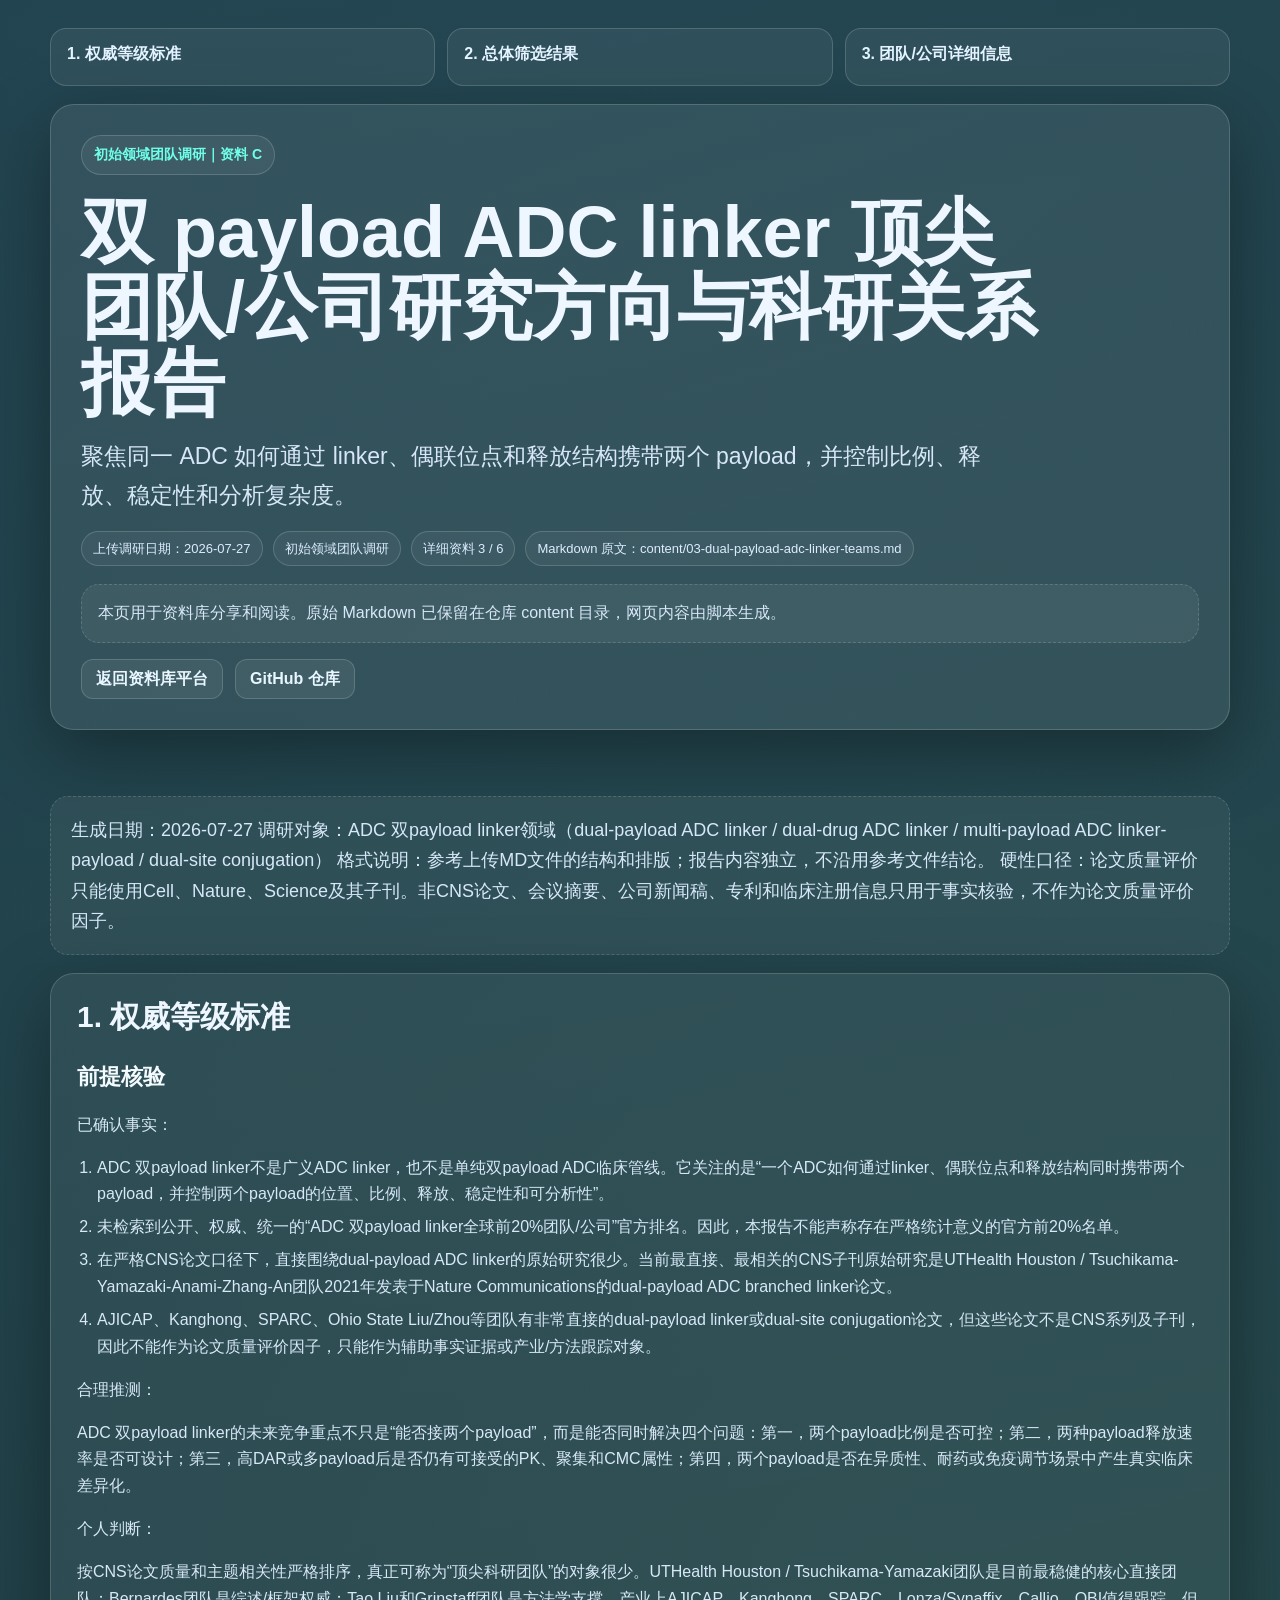
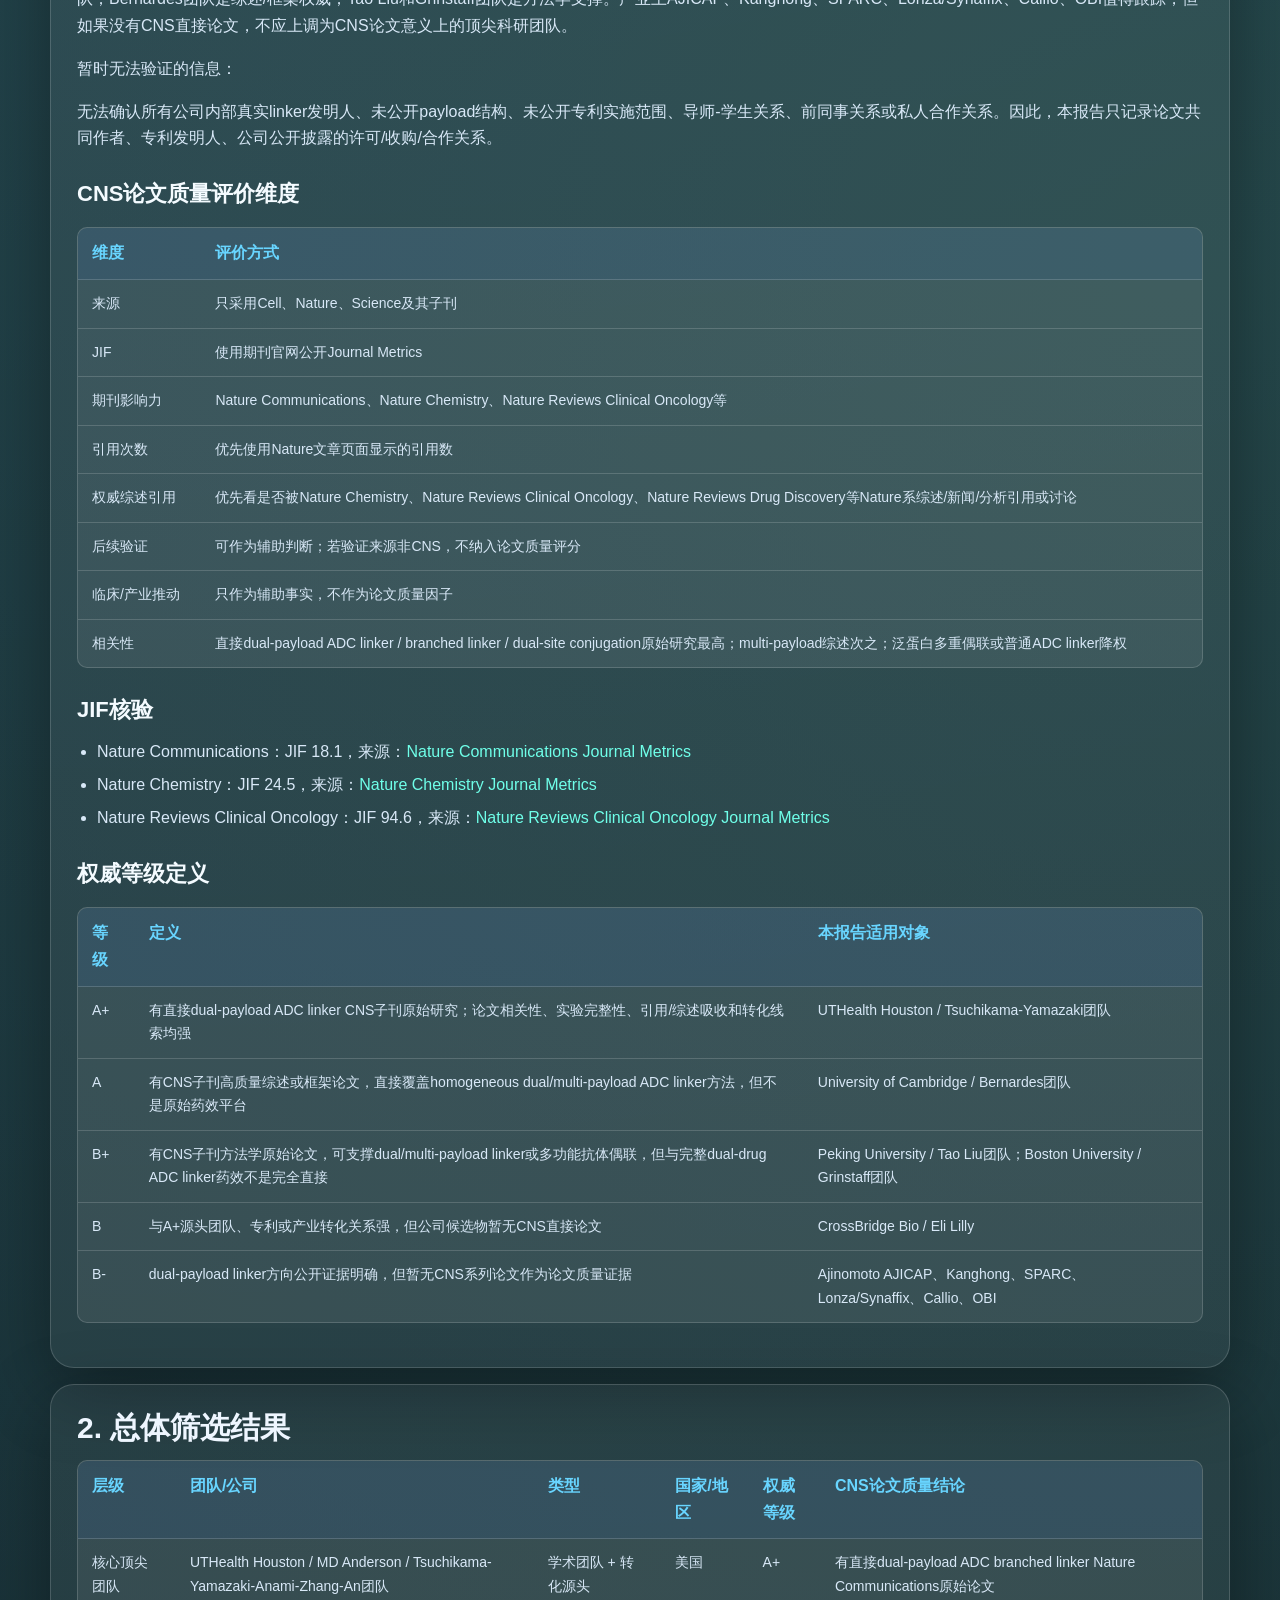
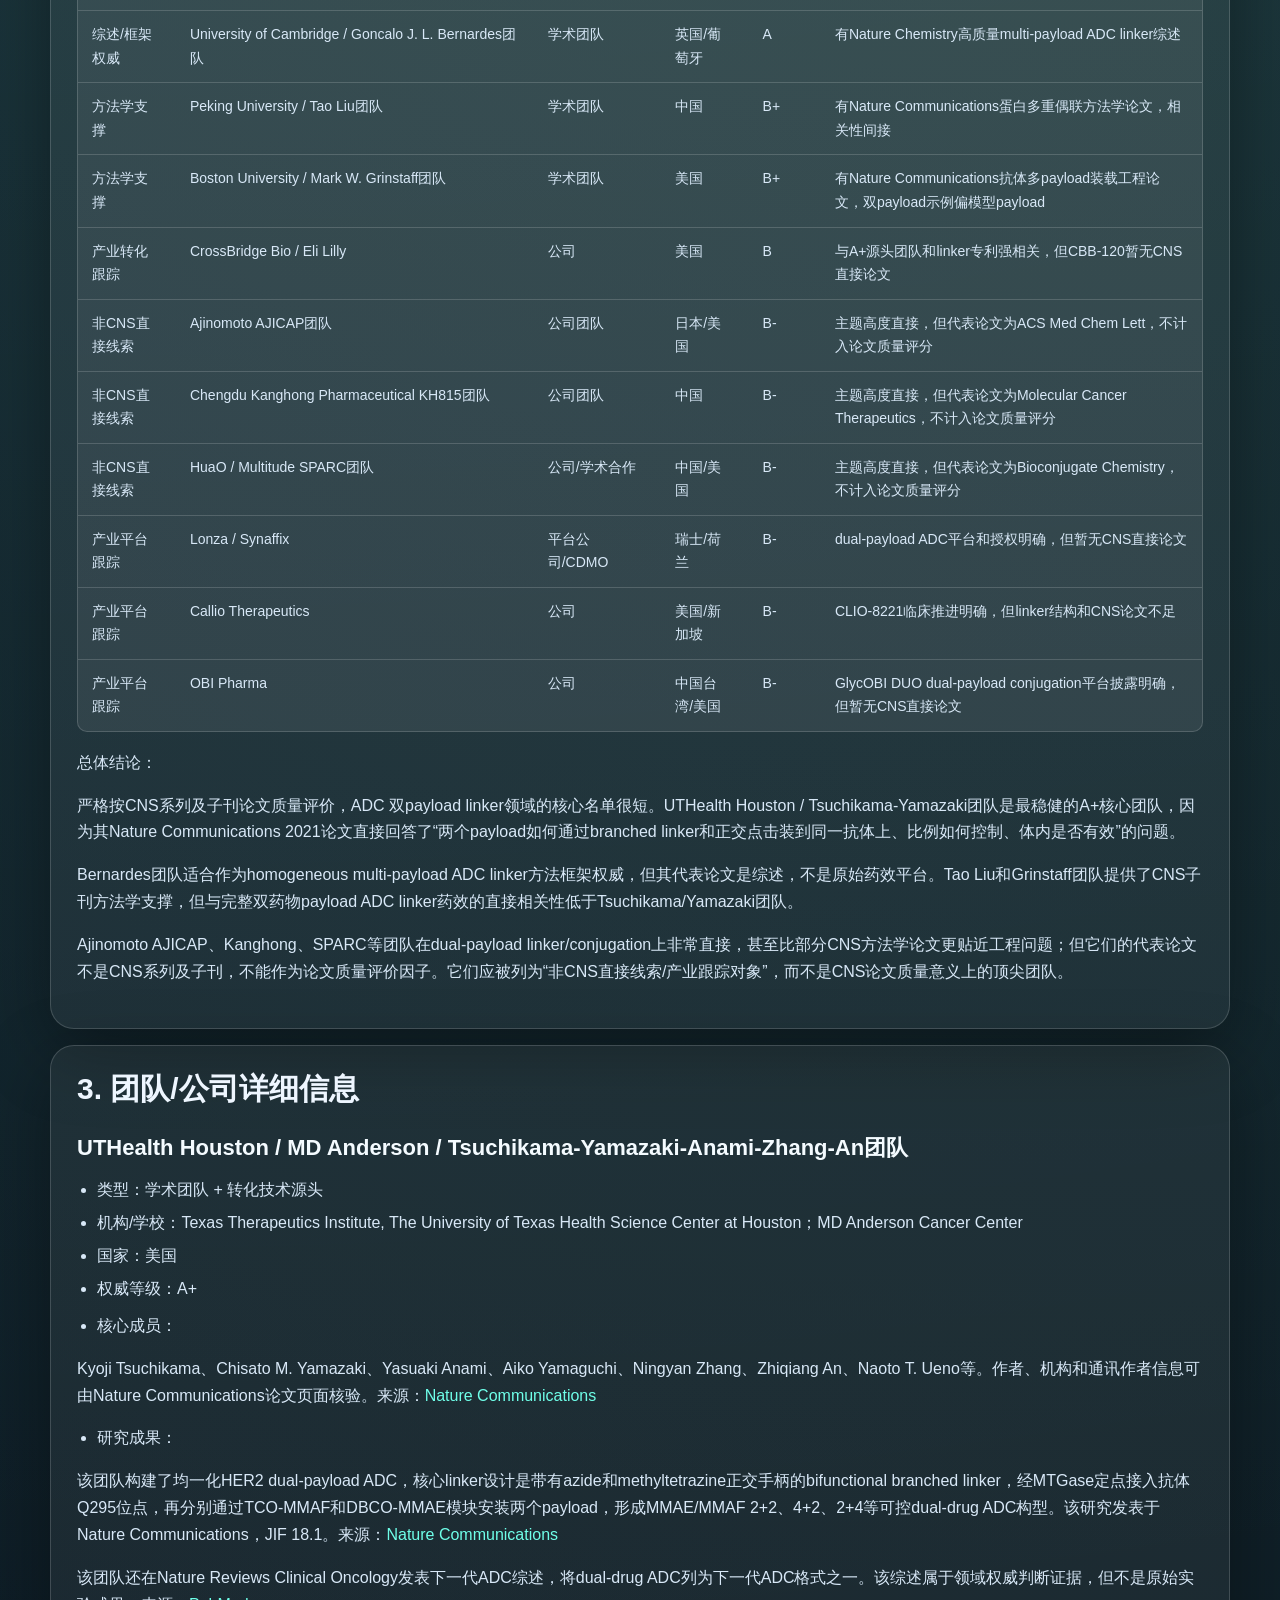
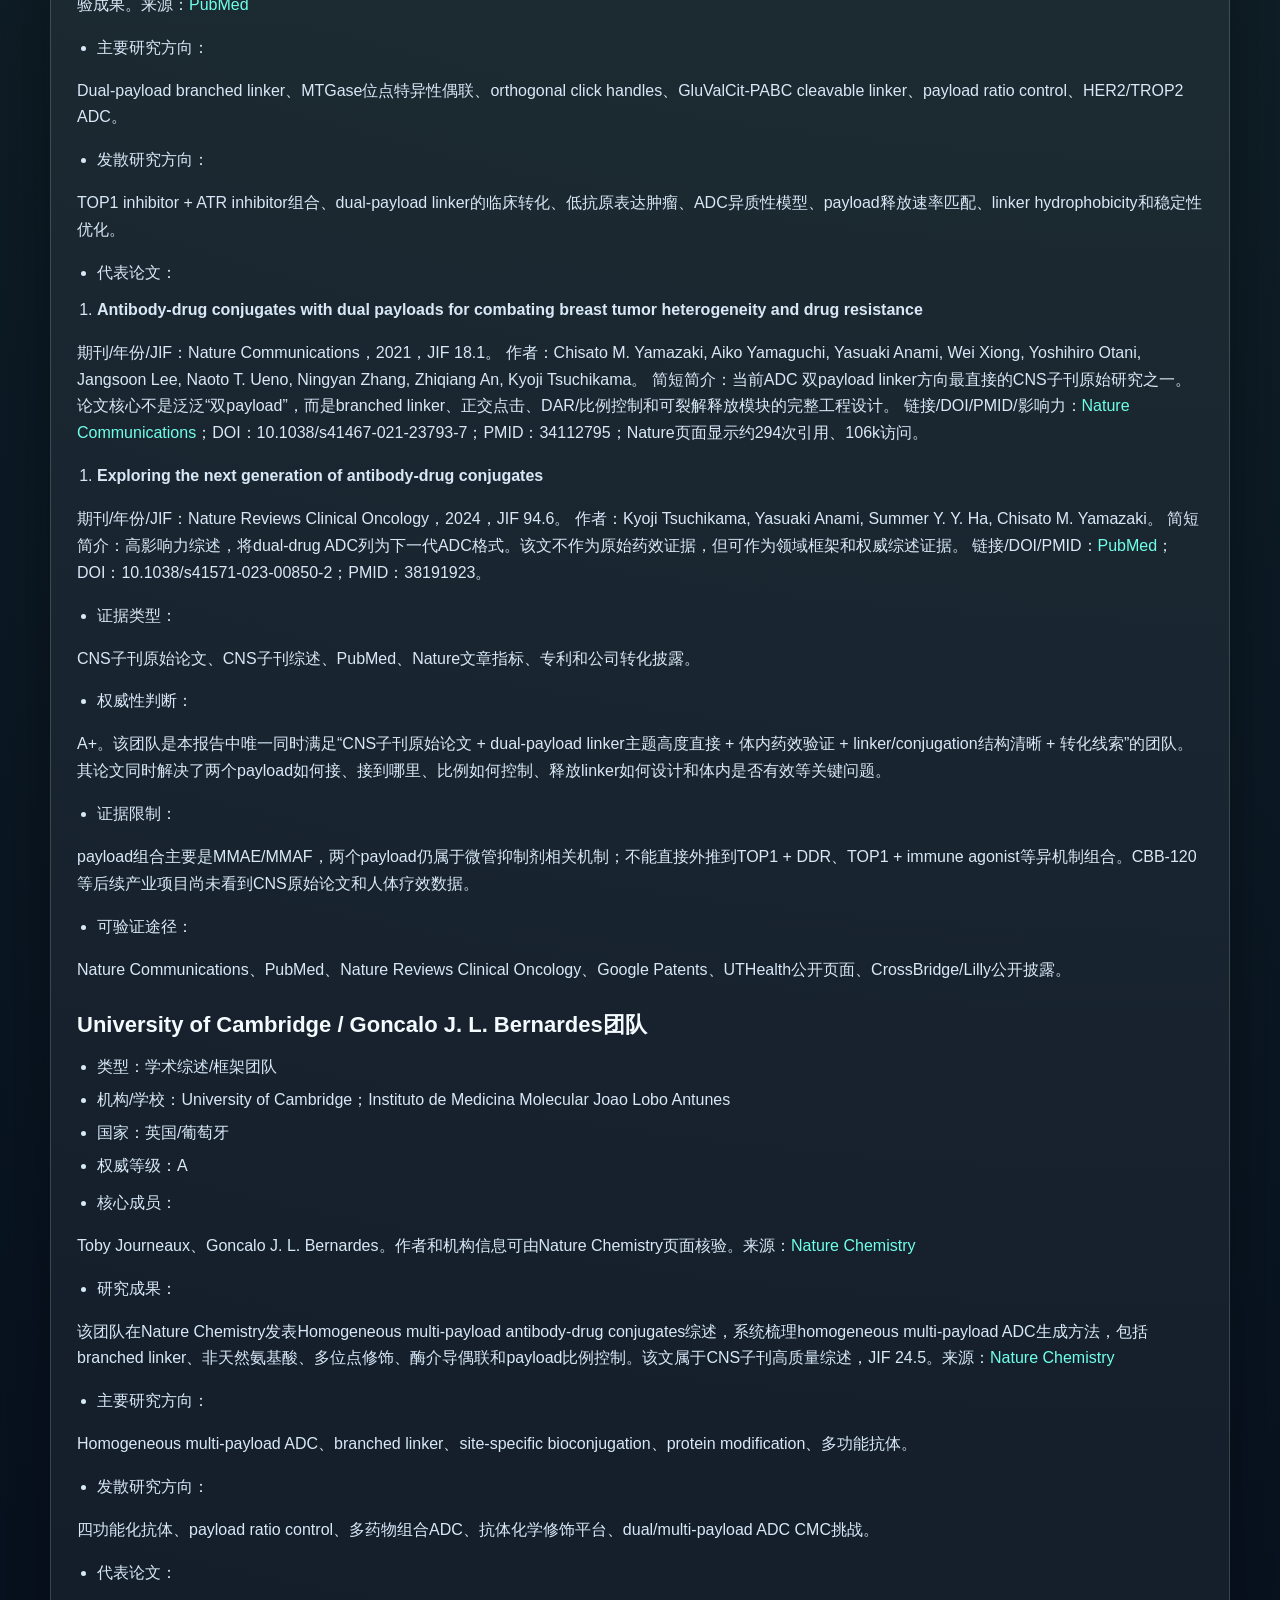
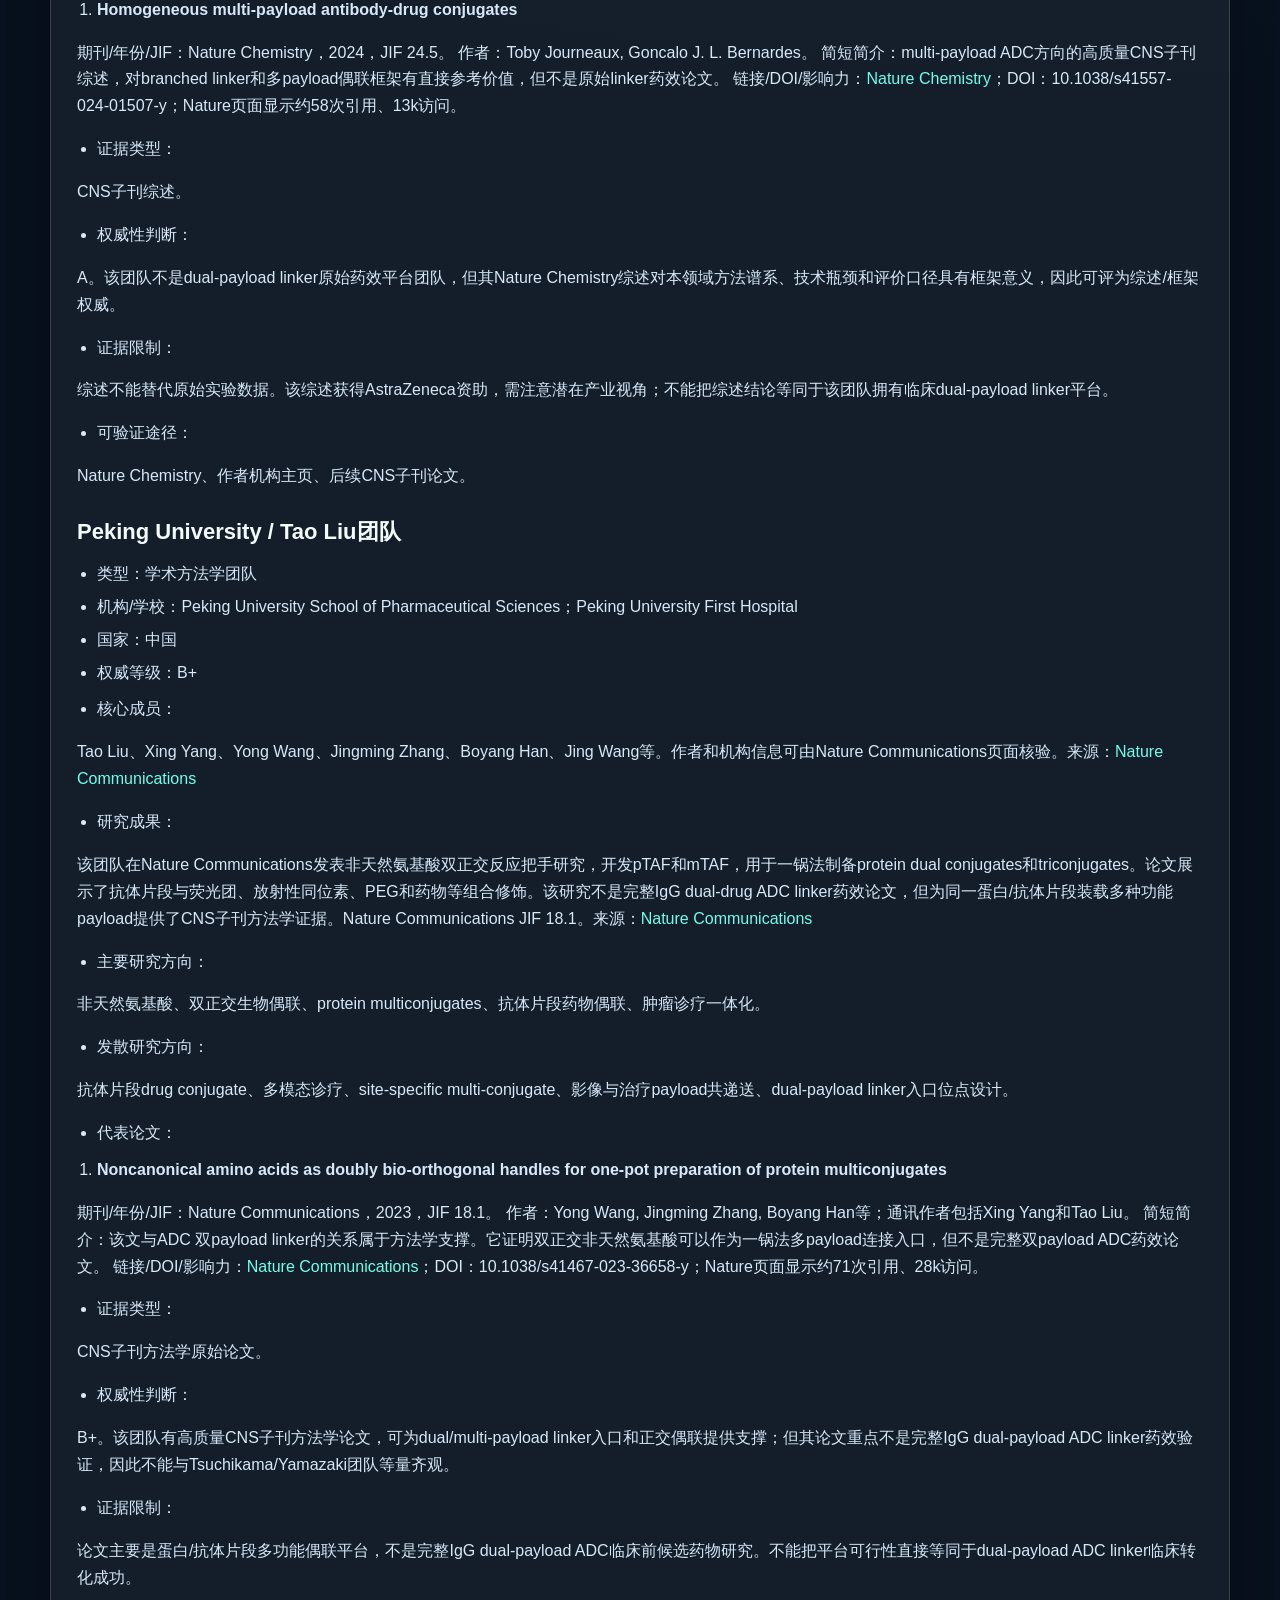
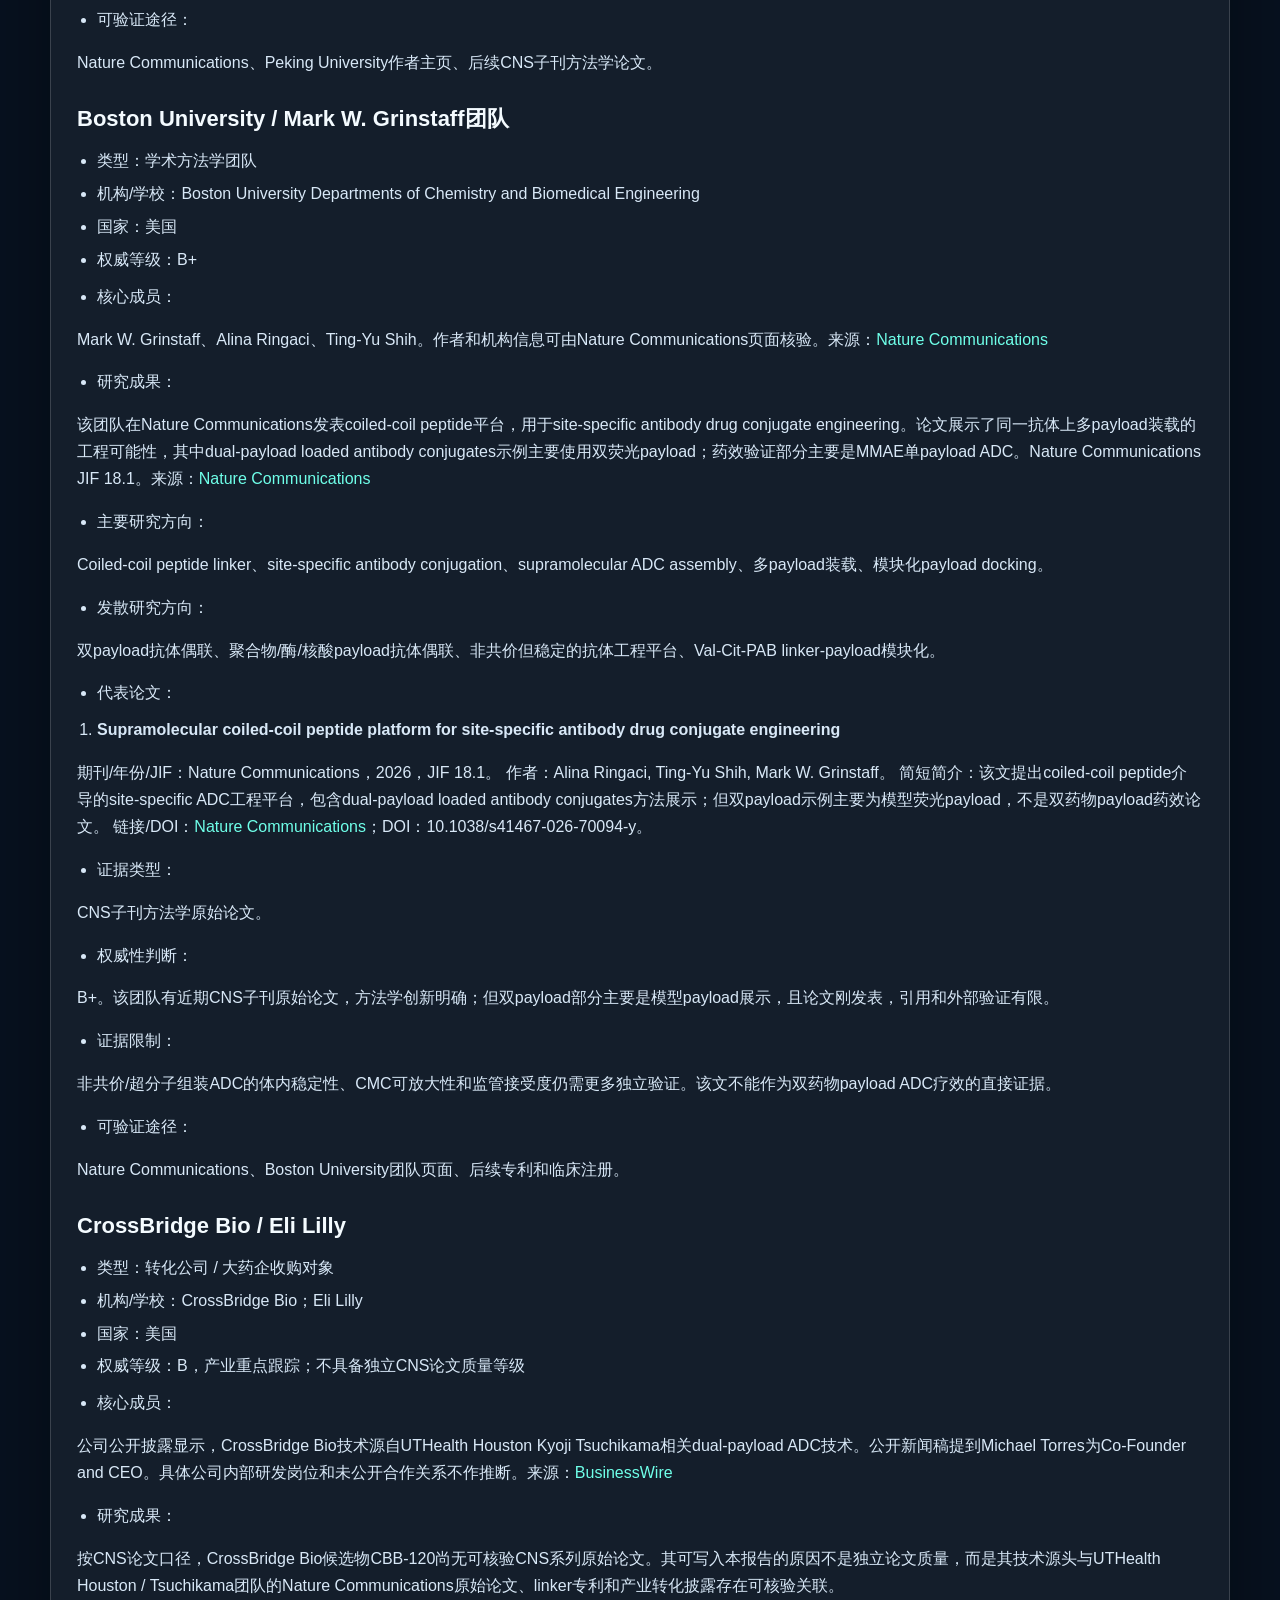
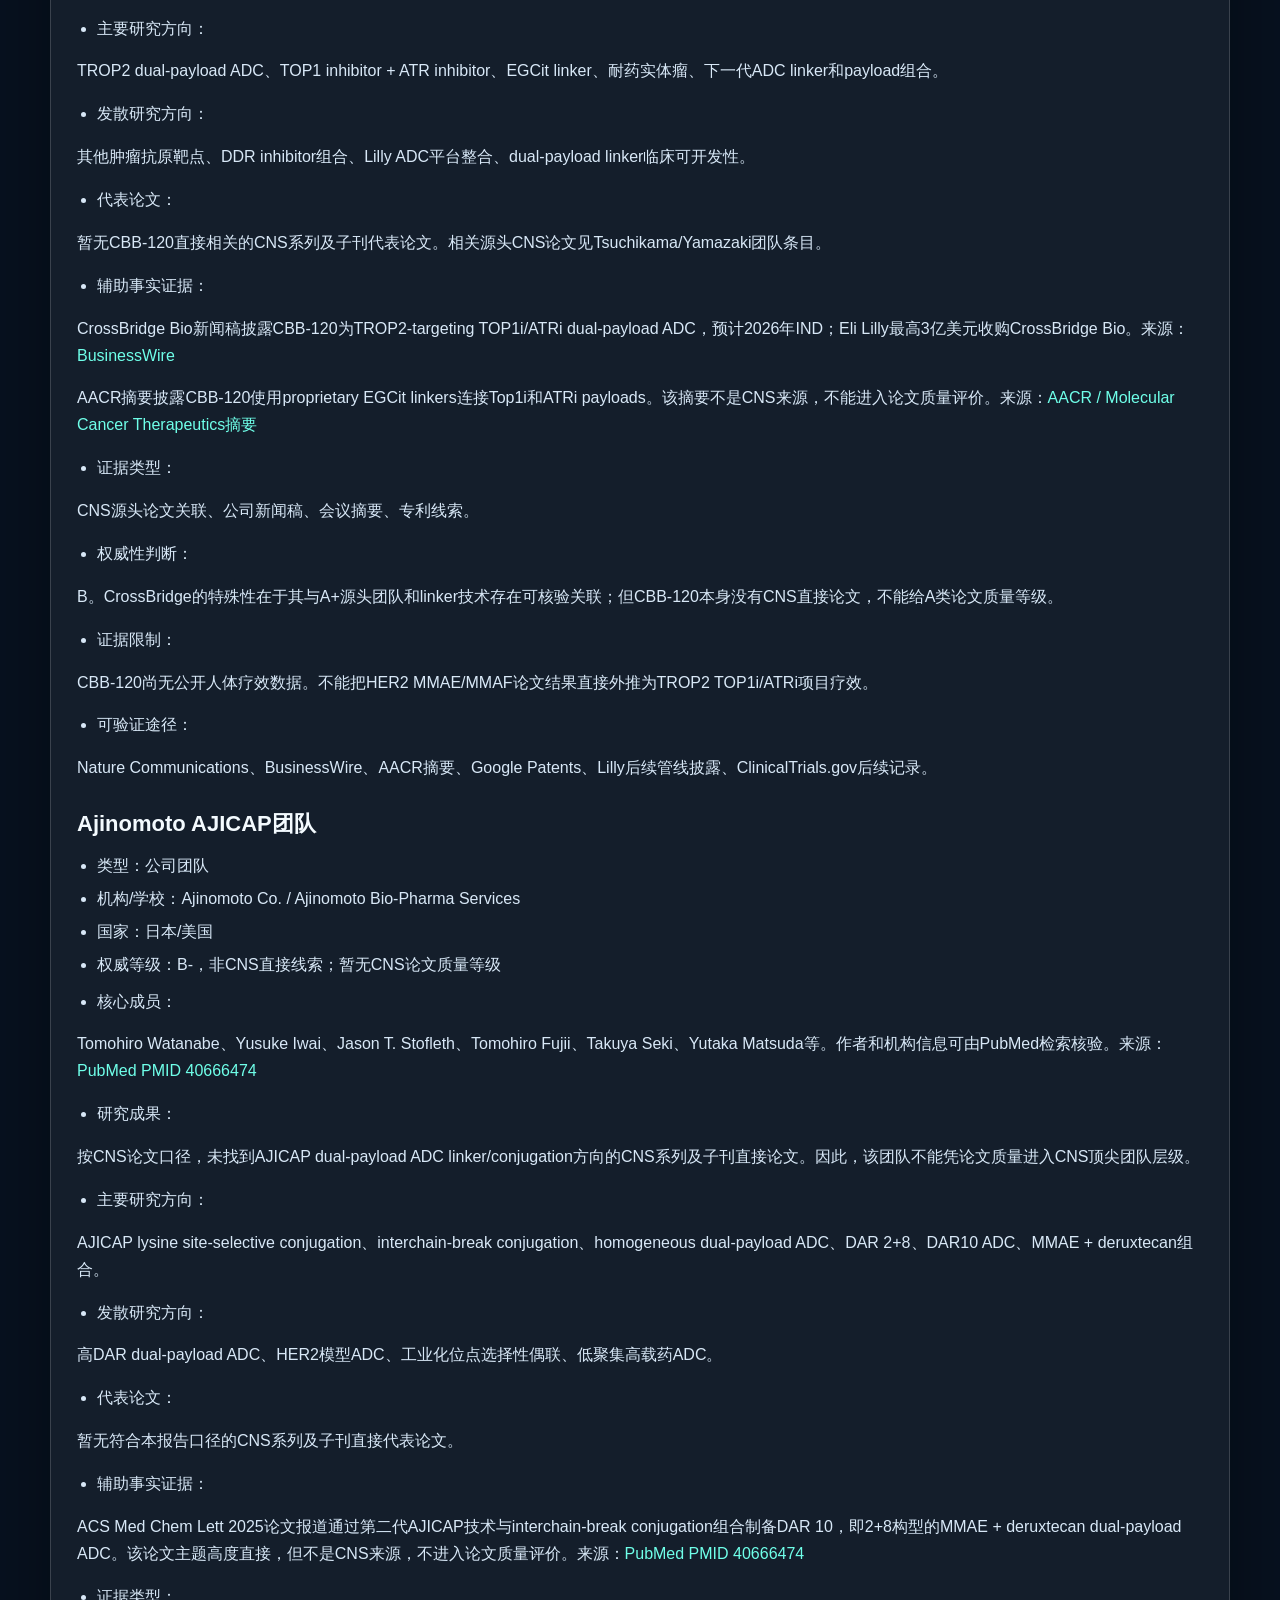
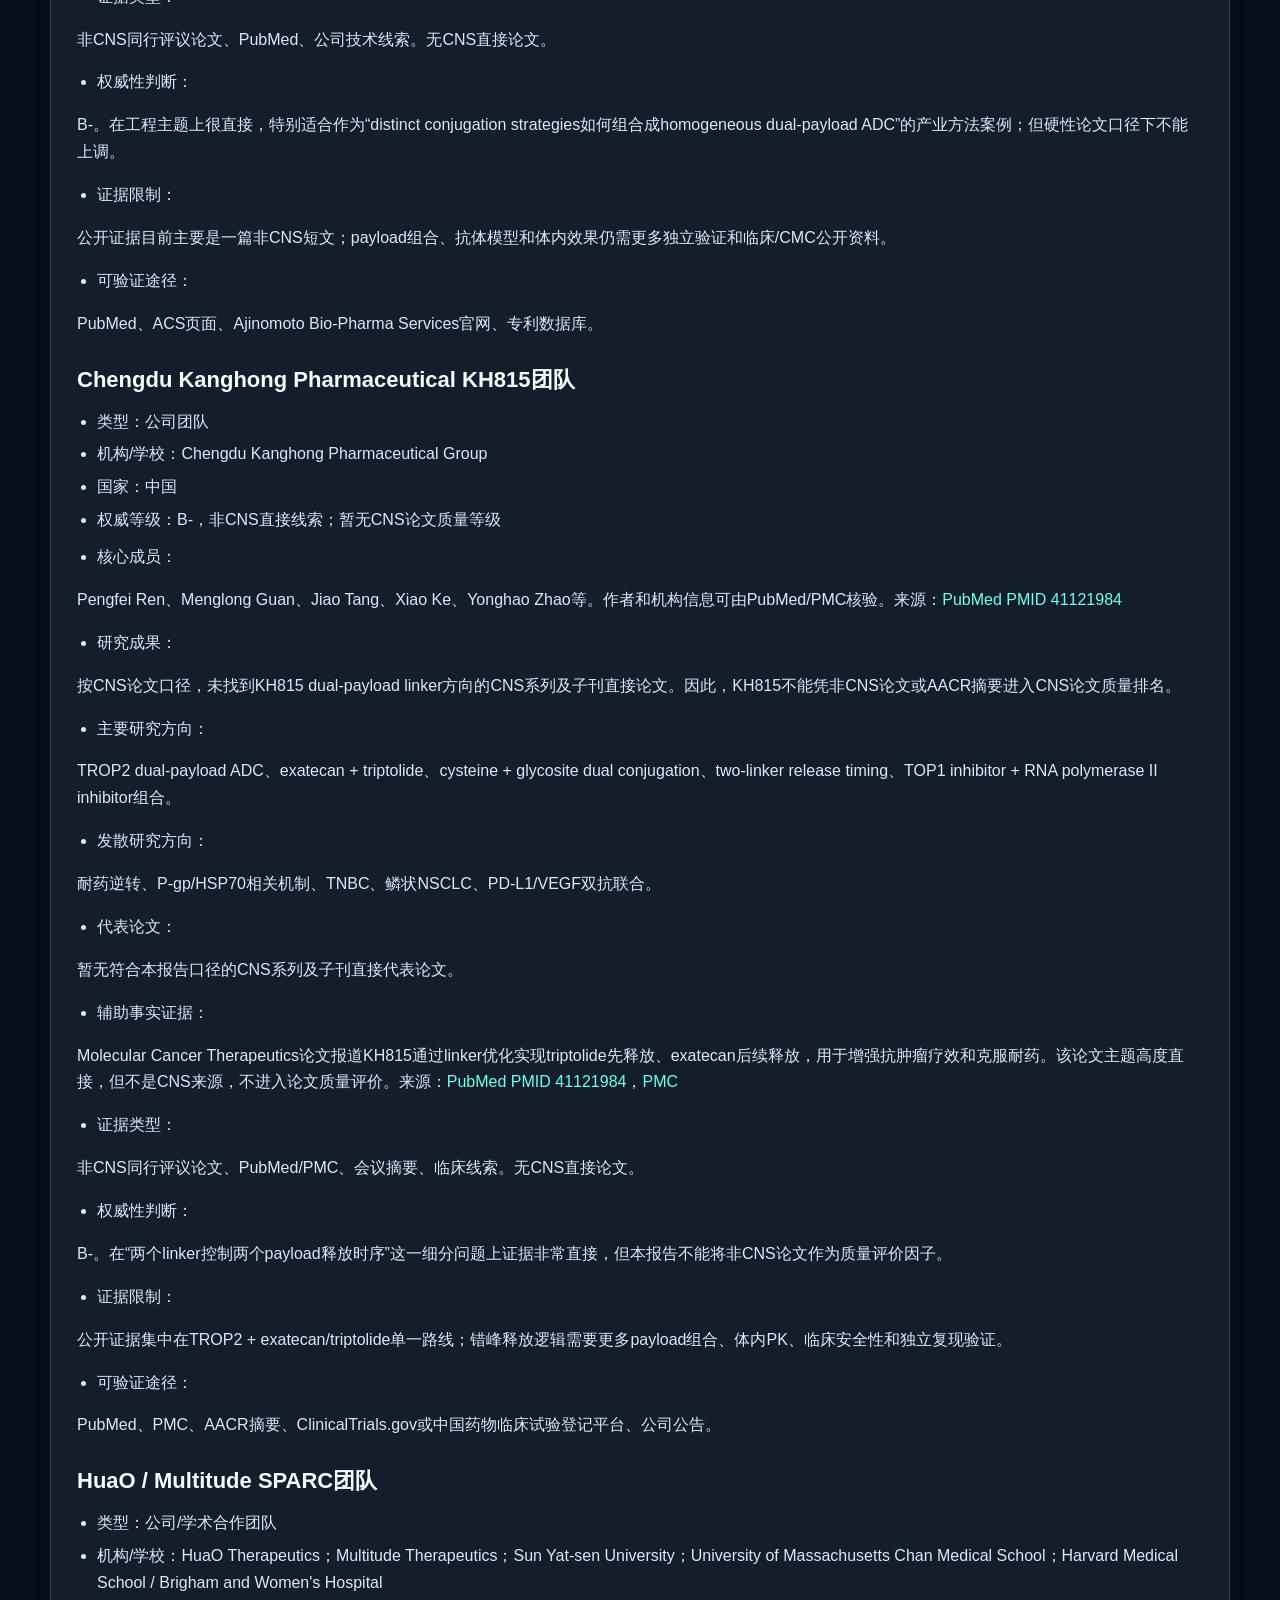
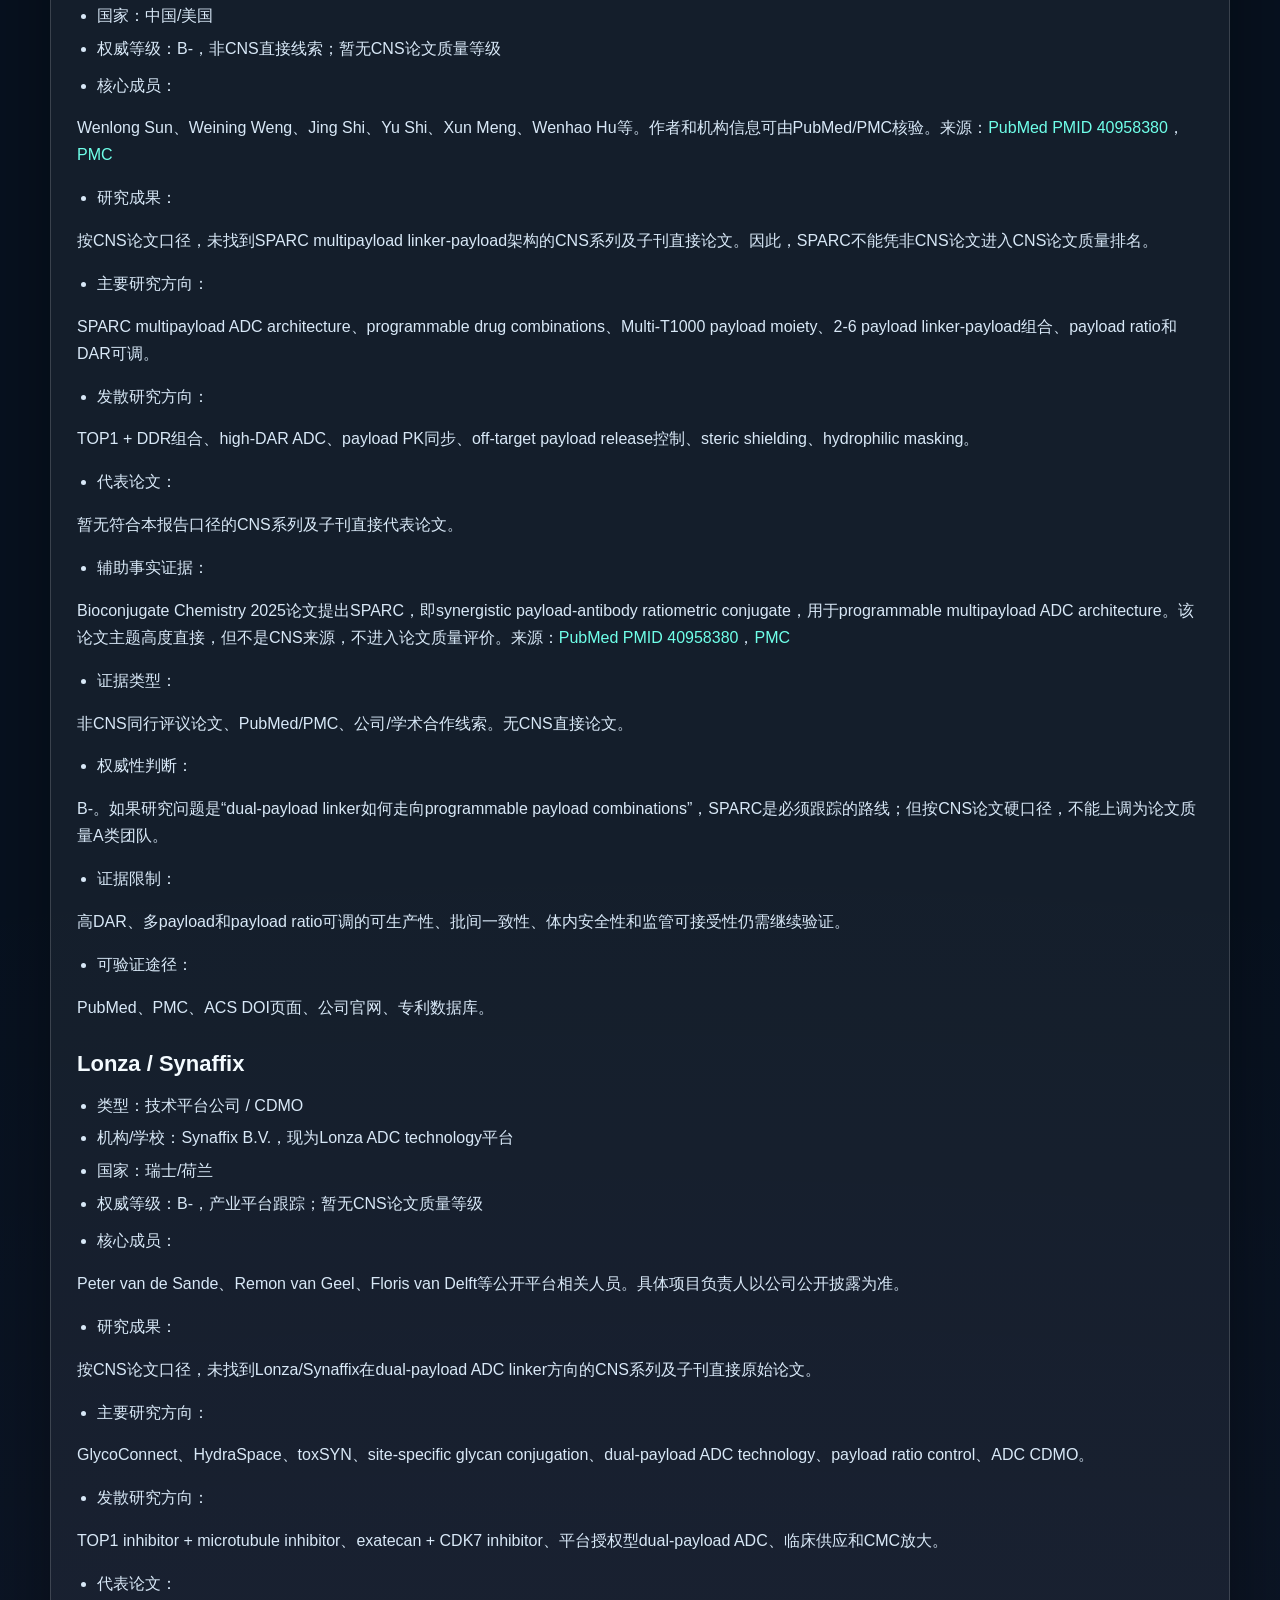
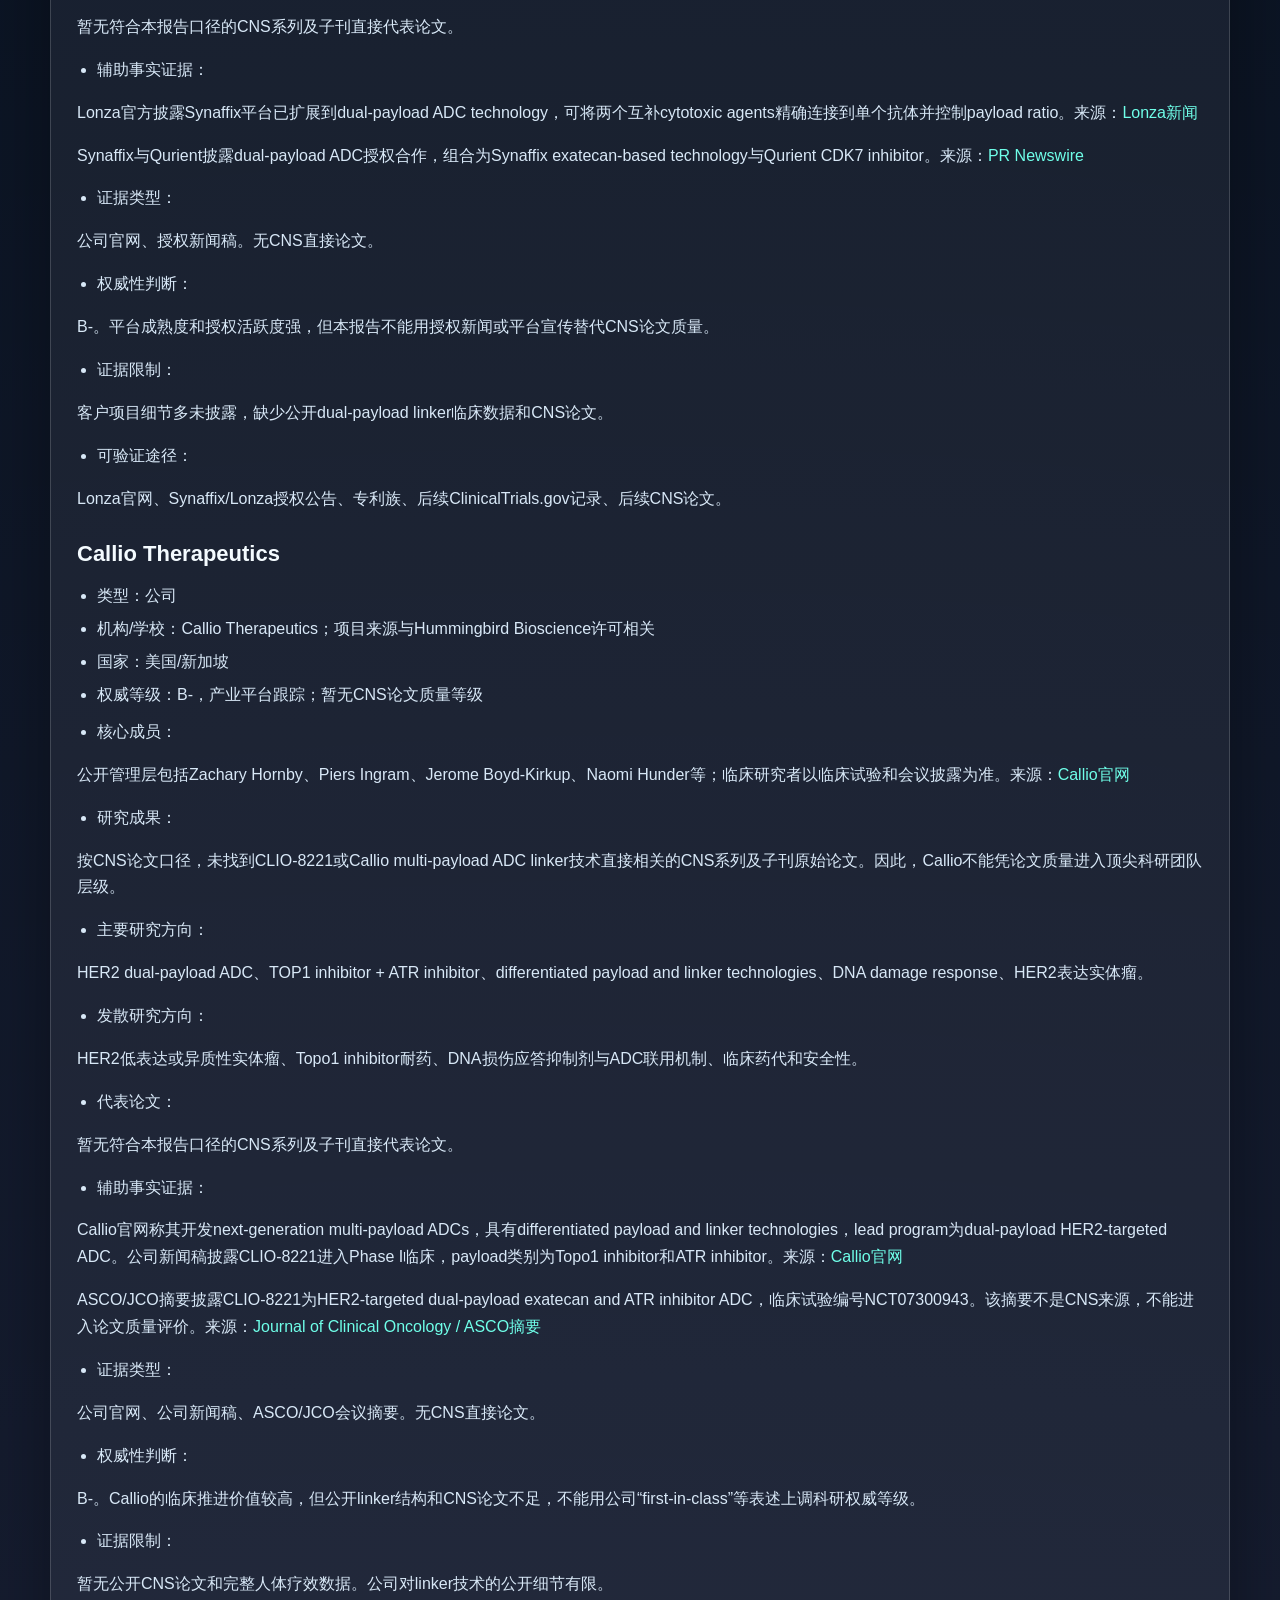
<file: detail-03-dual-payload-adc-linker-teams.html>
<!doctype html>
<html lang="zh-CN">
<head>
  <meta charset="utf-8" />
  <meta name="viewport" content="width=device-width, initial-scale=1" />
  <title>双 payload ADC linker 顶尖团队/公司研究方向与科研关系报告｜ADC 调研资料库平台</title>
  <meta name="description" content="聚焦同一 ADC 如何通过 linker、偶联位点和释放结构携带两个 payload，并控制比例、释放、稳定性和分析复杂度。" />
  <link rel="stylesheet" href="./assets/site.css" />
</head>
<body>
  <main class="page">
    <div class="quick section-nav" aria-label="Markdown 章节目录">
      <a href="#1-权威等级标准">1. 权威等级标准</a>
<a href="#2-总体筛选结果">2. 总体筛选结果</a>
<a href="#3-团队-公司详细信息">3. 团队/公司详细信息</a>
    </div>
    <section class="hero">
      <span class="eyebrow">初始领域团队调研｜资料 C</span>
      <h1>双 payload ADC linker 顶尖团队/公司研究方向与科研关系报告</h1>
      <p class="lead">聚焦同一 ADC 如何通过 linker、偶联位点和释放结构携带两个 payload，并控制比例、释放、稳定性和分析复杂度。</p>
      <div class="tag-row">
        <span class="meta-pill">上传调研日期：2026-07-27</span>
        <span class="meta-pill">初始领域团队调研</span>
        <span class="meta-pill">详细资料 3 / 6</span>
        <span class="meta-pill">Markdown 原文：content/03-dual-payload-adc-linker-teams.md</span>
      </div>
      <div class="note" style="margin-top:18px;">本页用于资料库分享和阅读。原始 Markdown 已保留在仓库 content 目录，网页内容由脚本生成。</div>
      <div class="detail-actions">
        <a href="./index.html">返回资料库平台</a>
        <a href="https://github.com/HJH0331/ADC-" target="_blank" rel="noopener">GitHub 仓库</a>
      </div>
    </section>
    <section class="markdown-page" id="content">
      <p>生成日期：2026-07-27 调研对象：ADC 双payload linker领域（dual-payload ADC linker / dual-drug ADC linker / multi-payload ADC linker-payload / dual-site conjugation） 格式说明：参考上传MD文件的结构和排版；报告内容独立，不沿用参考文件结论。 硬性口径：论文质量评价只能使用Cell、Nature、Science及其子刊。非CNS论文、会议摘要、公司新闻稿、专利和临床注册信息只用于事实核验，不作为论文质量评价因子。</p>
<section class="markdown-section" id="1-权威等级标准"><h2>1. 权威等级标准</h2>
<h3 id="前提核验">前提核验</h3>
<p>已确认事实：</p>
<ol><li>ADC 双payload linker不是广义ADC linker，也不是单纯双payload ADC临床管线。它关注的是“一个ADC如何通过linker、偶联位点和释放结构同时携带两个payload，并控制两个payload的位置、比例、释放、稳定性和可分析性”。</li>
<li>未检索到公开、权威、统一的“ADC 双payload linker全球前20%团队/公司”官方排名。因此，本报告不能声称存在严格统计意义的官方前20%名单。</li>
<li>在严格CNS论文口径下，直接围绕dual-payload ADC linker的原始研究很少。当前最直接、最相关的CNS子刊原始研究是UTHealth Houston / Tsuchikama-Yamazaki-Anami-Zhang-An团队2021年发表于Nature Communications的dual-payload ADC branched linker论文。</li>
<li>AJICAP、Kanghong、SPARC、Ohio State Liu/Zhou等团队有非常直接的dual-payload linker或dual-site conjugation论文，但这些论文不是CNS系列及子刊，因此不能作为论文质量评价因子，只能作为辅助事实证据或产业/方法跟踪对象。</li></ol>
<p>合理推测：</p>
<p>ADC 双payload linker的未来竞争重点不只是“能否接两个payload”，而是能否同时解决四个问题：第一，两个payload比例是否可控；第二，两种payload释放速率是否可设计；第三，高DAR或多payload后是否仍有可接受的PK、聚集和CMC属性；第四，两个payload是否在异质性、耐药或免疫调节场景中产生真实临床差异化。</p>
<p>个人判断：</p>
<p>按CNS论文质量和主题相关性严格排序，真正可称为“顶尖科研团队”的对象很少。UTHealth Houston / Tsuchikama-Yamazaki团队是目前最稳健的核心直接团队；Bernardes团队是综述/框架权威；Tao Liu和Grinstaff团队是方法学支撑。产业上AJICAP、Kanghong、SPARC、Lonza/Synaffix、Callio、OBI值得跟踪，但如果没有CNS直接论文，不应上调为CNS论文意义上的顶尖科研团队。</p>
<p>暂时无法验证的信息：</p>
<p>无法确认所有公司内部真实linker发明人、未公开payload结构、未公开专利实施范围、导师-学生关系、前同事关系或私人合作关系。因此，本报告只记录论文共同作者、专利发明人、公司公开披露的许可/收购/合作关系。</p>
<h3 id="cns论文质量评价维度">CNS论文质量评价维度</h3>
<div class="table-wrap"><table><thead><tr><th>维度</th><th>评价方式</th></tr></thead><tbody><tr><td>来源</td><td>只采用Cell、Nature、Science及其子刊</td></tr>
<tr><td>JIF</td><td>使用期刊官网公开Journal Metrics</td></tr>
<tr><td>期刊影响力</td><td>Nature Communications、Nature Chemistry、Nature Reviews Clinical Oncology等</td></tr>
<tr><td>引用次数</td><td>优先使用Nature文章页面显示的引用数</td></tr>
<tr><td>权威综述引用</td><td>优先看是否被Nature Chemistry、Nature Reviews Clinical Oncology、Nature Reviews Drug Discovery等Nature系综述/新闻/分析引用或讨论</td></tr>
<tr><td>后续验证</td><td>可作为辅助判断；若验证来源非CNS，不纳入论文质量评分</td></tr>
<tr><td>临床/产业推动</td><td>只作为辅助事实，不作为论文质量因子</td></tr>
<tr><td>相关性</td><td>直接dual-payload ADC linker / branched linker / dual-site conjugation原始研究最高；multi-payload综述次之；泛蛋白多重偶联或普通ADC linker降权</td></tr></tbody></table></div>
<h3 id="jif核验">JIF核验</h3>
<ul><li>Nature Communications：JIF 18.1，来源：<a href="https://www.nature.com/ncomms/journal-impact" target="_blank" rel="noopener">Nature Communications Journal Metrics</a></li>
<li>Nature Chemistry：JIF 24.5，来源：<a href="https://www.nature.com/nchem/journal-impact" target="_blank" rel="noopener">Nature Chemistry Journal Metrics</a></li>
<li>Nature Reviews Clinical Oncology：JIF 94.6，来源：<a href="https://www.nature.com/nrclinonc/journal-impact" target="_blank" rel="noopener">Nature Reviews Clinical Oncology Journal Metrics</a></li></ul>
<h3 id="权威等级定义">权威等级定义</h3>
<div class="table-wrap"><table><thead><tr><th>等级</th><th>定义</th><th>本报告适用对象</th></tr></thead><tbody><tr><td>A+</td><td>有直接dual-payload ADC linker CNS子刊原始研究；论文相关性、实验完整性、引用/综述吸收和转化线索均强</td><td>UTHealth Houston / Tsuchikama-Yamazaki团队</td></tr>
<tr><td>A</td><td>有CNS子刊高质量综述或框架论文，直接覆盖homogeneous dual/multi-payload ADC linker方法，但不是原始药效平台</td><td>University of Cambridge / Bernardes团队</td></tr>
<tr><td>B+</td><td>有CNS子刊方法学原始论文，可支撑dual/multi-payload linker或多功能抗体偶联，但与完整dual-drug ADC linker药效不是完全直接</td><td>Peking University / Tao Liu团队；Boston University / Grinstaff团队</td></tr>
<tr><td>B</td><td>与A+源头团队、专利或产业转化关系强，但公司候选物暂无CNS直接论文</td><td>CrossBridge Bio / Eli Lilly</td></tr>
<tr><td>B-</td><td>dual-payload linker方向公开证据明确，但暂无CNS系列论文作为论文质量证据</td><td>Ajinomoto AJICAP、Kanghong、SPARC、Lonza/Synaffix、Callio、OBI</td></tr></tbody></table></div>
</section>
<section class="markdown-section" id="2-总体筛选结果"><h2>2. 总体筛选结果</h2>
<div class="table-wrap"><table><thead><tr><th>层级</th><th>团队/公司</th><th>类型</th><th>国家/地区</th><th>权威等级</th><th>CNS论文质量结论</th></tr></thead><tbody><tr><td>核心顶尖团队</td><td>UTHealth Houston / MD Anderson / Tsuchikama-Yamazaki-Anami-Zhang-An团队</td><td>学术团队 + 转化源头</td><td>美国</td><td>A+</td><td>有直接dual-payload ADC branched linker Nature Communications原始论文</td></tr>
<tr><td>综述/框架权威</td><td>University of Cambridge / Goncalo J. L. Bernardes团队</td><td>学术团队</td><td>英国/葡萄牙</td><td>A</td><td>有Nature Chemistry高质量multi-payload ADC linker综述</td></tr>
<tr><td>方法学支撑</td><td>Peking University / Tao Liu团队</td><td>学术团队</td><td>中国</td><td>B+</td><td>有Nature Communications蛋白多重偶联方法学论文，相关性间接</td></tr>
<tr><td>方法学支撑</td><td>Boston University / Mark W. Grinstaff团队</td><td>学术团队</td><td>美国</td><td>B+</td><td>有Nature Communications抗体多payload装载工程论文，双payload示例偏模型payload</td></tr>
<tr><td>产业转化跟踪</td><td>CrossBridge Bio / Eli Lilly</td><td>公司</td><td>美国</td><td>B</td><td>与A+源头团队和linker专利强相关，但CBB-120暂无CNS直接论文</td></tr>
<tr><td>非CNS直接线索</td><td>Ajinomoto AJICAP团队</td><td>公司团队</td><td>日本/美国</td><td>B-</td><td>主题高度直接，但代表论文为ACS Med Chem Lett，不计入论文质量评分</td></tr>
<tr><td>非CNS直接线索</td><td>Chengdu Kanghong Pharmaceutical KH815团队</td><td>公司团队</td><td>中国</td><td>B-</td><td>主题高度直接，但代表论文为Molecular Cancer Therapeutics，不计入论文质量评分</td></tr>
<tr><td>非CNS直接线索</td><td>HuaO / Multitude SPARC团队</td><td>公司/学术合作</td><td>中国/美国</td><td>B-</td><td>主题高度直接，但代表论文为Bioconjugate Chemistry，不计入论文质量评分</td></tr>
<tr><td>产业平台跟踪</td><td>Lonza / Synaffix</td><td>平台公司/CDMO</td><td>瑞士/荷兰</td><td>B-</td><td>dual-payload ADC平台和授权明确，但暂无CNS直接论文</td></tr>
<tr><td>产业平台跟踪</td><td>Callio Therapeutics</td><td>公司</td><td>美国/新加坡</td><td>B-</td><td>CLIO-8221临床推进明确，但linker结构和CNS论文不足</td></tr>
<tr><td>产业平台跟踪</td><td>OBI Pharma</td><td>公司</td><td>中国台湾/美国</td><td>B-</td><td>GlycOBI DUO dual-payload conjugation平台披露明确，但暂无CNS直接论文</td></tr></tbody></table></div>
<p>总体结论：</p>
<p>严格按CNS系列及子刊论文质量评价，ADC 双payload linker领域的核心名单很短。UTHealth Houston / Tsuchikama-Yamazaki团队是最稳健的A+核心团队，因为其Nature Communications 2021论文直接回答了“两个payload如何通过branched linker和正交点击装到同一抗体上、比例如何控制、体内是否有效”的问题。</p>
<p>Bernardes团队适合作为homogeneous multi-payload ADC linker方法框架权威，但其代表论文是综述，不是原始药效平台。Tao Liu和Grinstaff团队提供了CNS子刊方法学支撑，但与完整双药物payload ADC linker药效的直接相关性低于Tsuchikama/Yamazaki团队。</p>
<p>Ajinomoto AJICAP、Kanghong、SPARC等团队在dual-payload linker/conjugation上非常直接，甚至比部分CNS方法学论文更贴近工程问题；但它们的代表论文不是CNS系列及子刊，不能作为论文质量评价因子。它们应被列为“非CNS直接线索/产业跟踪对象”，而不是CNS论文质量意义上的顶尖团队。</p>
</section>
<section class="markdown-section" id="3-团队-公司详细信息"><h2>3. 团队/公司详细信息</h2>
<h3 id="uthealth-houston-md-anderson-tsuchikama-yamazaki-anami-zhang-an团队">UTHealth Houston / MD Anderson / Tsuchikama-Yamazaki-Anami-Zhang-An团队</h3>
<ul><li>类型：学术团队 + 转化技术源头</li>
<li>机构/学校：Texas Therapeutics Institute, The University of Texas Health Science Center at Houston；MD Anderson Cancer Center</li>
<li>国家：美国</li>
<li>权威等级：A+</li></ul>
<ul><li>核心成员：</li></ul>
<p>Kyoji Tsuchikama、Chisato M. Yamazaki、Yasuaki Anami、Aiko Yamaguchi、Ningyan Zhang、Zhiqiang An、Naoto T. Ueno等。作者、机构和通讯作者信息可由Nature Communications论文页面核验。来源：<a href="https://www.nature.com/articles/s41467-021-23793-7" target="_blank" rel="noopener">Nature Communications</a></p>
<ul><li>研究成果：</li></ul>
<p>该团队构建了均一化HER2 dual-payload ADC，核心linker设计是带有azide和methyltetrazine正交手柄的bifunctional branched linker，经MTGase定点接入抗体Q295位点，再分别通过TCO-MMAF和DBCO-MMAE模块安装两个payload，形成MMAE/MMAF 2+2、4+2、2+4等可控dual-drug ADC构型。该研究发表于Nature Communications，JIF 18.1。来源：<a href="https://www.nature.com/articles/s41467-021-23793-7" target="_blank" rel="noopener">Nature Communications</a></p>
<p>该团队还在Nature Reviews Clinical Oncology发表下一代ADC综述，将dual-drug ADC列为下一代ADC格式之一。该综述属于领域权威判断证据，但不是原始实验成果。来源：<a href="https://pubmed.ncbi.nlm.nih.gov/38191923/" target="_blank" rel="noopener">PubMed</a></p>
<ul><li>主要研究方向：</li></ul>
<p>Dual-payload branched linker、MTGase位点特异性偶联、orthogonal click handles、GluValCit-PABC cleavable linker、payload ratio control、HER2/TROP2 ADC。</p>
<ul><li>发散研究方向：</li></ul>
<p>TOP1 inhibitor + ATR inhibitor组合、dual-payload linker的临床转化、低抗原表达肿瘤、ADC异质性模型、payload释放速率匹配、linker hydrophobicity和稳定性优化。</p>
<ul><li>代表论文：</li></ul>
<ol><li><strong>Antibody-drug conjugates with dual payloads for combating breast tumor heterogeneity and drug resistance</strong>  </li></ol>
<p>期刊/年份/JIF：Nature Communications，2021，JIF 18.1。 作者：Chisato M. Yamazaki, Aiko Yamaguchi, Yasuaki Anami, Wei Xiong, Yoshihiro Otani, Jangsoon Lee, Naoto T. Ueno, Ningyan Zhang, Zhiqiang An, Kyoji Tsuchikama。 简短简介：当前ADC 双payload linker方向最直接的CNS子刊原始研究之一。论文核心不是泛泛“双payload”，而是branched linker、正交点击、DAR/比例控制和可裂解释放模块的完整工程设计。 链接/DOI/PMID/影响力：<a href="https://www.nature.com/articles/s41467-021-23793-7" target="_blank" rel="noopener">Nature Communications</a>；DOI：10.1038/s41467-021-23793-7；PMID：34112795；Nature页面显示约294次引用、106k访问。</p>
<ol><li><strong>Exploring the next generation of antibody-drug conjugates</strong>  </li></ol>
<p>期刊/年份/JIF：Nature Reviews Clinical Oncology，2024，JIF 94.6。 作者：Kyoji Tsuchikama, Yasuaki Anami, Summer Y. Y. Ha, Chisato M. Yamazaki。 简短简介：高影响力综述，将dual-drug ADC列为下一代ADC格式。该文不作为原始药效证据，但可作为领域框架和权威综述证据。 链接/DOI/PMID：<a href="https://pubmed.ncbi.nlm.nih.gov/38191923/" target="_blank" rel="noopener">PubMed</a>；DOI：10.1038/s41571-023-00850-2；PMID：38191923。</p>
<ul><li>证据类型：</li></ul>
<p>CNS子刊原始论文、CNS子刊综述、PubMed、Nature文章指标、专利和公司转化披露。</p>
<ul><li>权威性判断：</li></ul>
<p>A+。该团队是本报告中唯一同时满足“CNS子刊原始论文 + dual-payload linker主题高度直接 + 体内药效验证 + linker/conjugation结构清晰 + 转化线索”的团队。其论文同时解决了两个payload如何接、接到哪里、比例如何控制、释放linker如何设计和体内是否有效等关键问题。</p>
<ul><li>证据限制：</li></ul>
<p>payload组合主要是MMAE/MMAF，两个payload仍属于微管抑制剂相关机制；不能直接外推到TOP1 + DDR、TOP1 + immune agonist等异机制组合。CBB-120等后续产业项目尚未看到CNS原始论文和人体疗效数据。</p>
<ul><li>可验证途径：</li></ul>
<p>Nature Communications、PubMed、Nature Reviews Clinical Oncology、Google Patents、UTHealth公开页面、CrossBridge/Lilly公开披露。</p>
<h3 id="university-of-cambridge-goncalo-j-l-bernardes团队">University of Cambridge / Goncalo J. L. Bernardes团队</h3>
<ul><li>类型：学术综述/框架团队</li>
<li>机构/学校：University of Cambridge；Instituto de Medicina Molecular Joao Lobo Antunes</li>
<li>国家：英国/葡萄牙</li>
<li>权威等级：A</li></ul>
<ul><li>核心成员：</li></ul>
<p>Toby Journeaux、Goncalo J. L. Bernardes。作者和机构信息可由Nature Chemistry页面核验。来源：<a href="https://www.nature.com/articles/s41557-024-01507-y" target="_blank" rel="noopener">Nature Chemistry</a></p>
<ul><li>研究成果：</li></ul>
<p>该团队在Nature Chemistry发表Homogeneous multi-payload antibody-drug conjugates综述，系统梳理homogeneous multi-payload ADC生成方法，包括branched linker、非天然氨基酸、多位点修饰、酶介导偶联和payload比例控制。该文属于CNS子刊高质量综述，JIF 24.5。来源：<a href="https://www.nature.com/articles/s41557-024-01507-y" target="_blank" rel="noopener">Nature Chemistry</a></p>
<ul><li>主要研究方向：</li></ul>
<p>Homogeneous multi-payload ADC、branched linker、site-specific bioconjugation、protein modification、多功能抗体。</p>
<ul><li>发散研究方向：</li></ul>
<p>四功能化抗体、payload ratio control、多药物组合ADC、抗体化学修饰平台、dual/multi-payload ADC CMC挑战。</p>
<ul><li>代表论文：</li></ul>
<ol><li><strong>Homogeneous multi-payload antibody-drug conjugates</strong>  </li></ol>
<p>期刊/年份/JIF：Nature Chemistry，2024，JIF 24.5。 作者：Toby Journeaux, Goncalo J. L. Bernardes。 简短简介：multi-payload ADC方向的高质量CNS子刊综述，对branched linker和多payload偶联框架有直接参考价值，但不是原始linker药效论文。 链接/DOI/影响力：<a href="https://www.nature.com/articles/s41557-024-01507-y" target="_blank" rel="noopener">Nature Chemistry</a>；DOI：10.1038/s41557-024-01507-y；Nature页面显示约58次引用、13k访问。</p>
<ul><li>证据类型：</li></ul>
<p>CNS子刊综述。</p>
<ul><li>权威性判断：</li></ul>
<p>A。该团队不是dual-payload linker原始药效平台团队，但其Nature Chemistry综述对本领域方法谱系、技术瓶颈和评价口径具有框架意义，因此可评为综述/框架权威。</p>
<ul><li>证据限制：</li></ul>
<p>综述不能替代原始实验数据。该综述获得AstraZeneca资助，需注意潜在产业视角；不能把综述结论等同于该团队拥有临床dual-payload linker平台。</p>
<ul><li>可验证途径：</li></ul>
<p>Nature Chemistry、作者机构主页、后续CNS子刊论文。</p>
<h3 id="peking-university-tao-liu团队">Peking University / Tao Liu团队</h3>
<ul><li>类型：学术方法学团队</li>
<li>机构/学校：Peking University School of Pharmaceutical Sciences；Peking University First Hospital</li>
<li>国家：中国</li>
<li>权威等级：B+</li></ul>
<ul><li>核心成员：</li></ul>
<p>Tao Liu、Xing Yang、Yong Wang、Jingming Zhang、Boyang Han、Jing Wang等。作者和机构信息可由Nature Communications页面核验。来源：<a href="https://www.nature.com/articles/s41467-023-36658-y" target="_blank" rel="noopener">Nature Communications</a></p>
<ul><li>研究成果：</li></ul>
<p>该团队在Nature Communications发表非天然氨基酸双正交反应把手研究，开发pTAF和mTAF，用于一锅法制备protein dual conjugates和triconjugates。论文展示了抗体片段与荧光团、放射性同位素、PEG和药物等组合修饰。该研究不是完整IgG dual-drug ADC linker药效论文，但为同一蛋白/抗体片段装载多种功能payload提供了CNS子刊方法学证据。Nature Communications JIF 18.1。来源：<a href="https://www.nature.com/articles/s41467-023-36658-y" target="_blank" rel="noopener">Nature Communications</a></p>
<ul><li>主要研究方向：</li></ul>
<p>非天然氨基酸、双正交生物偶联、protein multiconjugates、抗体片段药物偶联、肿瘤诊疗一体化。</p>
<ul><li>发散研究方向：</li></ul>
<p>抗体片段drug conjugate、多模态诊疗、site-specific multi-conjugate、影像与治疗payload共递送、dual-payload linker入口位点设计。</p>
<ul><li>代表论文：</li></ul>
<ol><li><strong>Noncanonical amino acids as doubly bio-orthogonal handles for one-pot preparation of protein multiconjugates</strong>  </li></ol>
<p>期刊/年份/JIF：Nature Communications，2023，JIF 18.1。 作者：Yong Wang, Jingming Zhang, Boyang Han等；通讯作者包括Xing Yang和Tao Liu。 简短简介：该文与ADC 双payload linker的关系属于方法学支撑。它证明双正交非天然氨基酸可以作为一锅法多payload连接入口，但不是完整双payload ADC药效论文。 链接/DOI/影响力：<a href="https://www.nature.com/articles/s41467-023-36658-y" target="_blank" rel="noopener">Nature Communications</a>；DOI：10.1038/s41467-023-36658-y；Nature页面显示约71次引用、28k访问。</p>
<ul><li>证据类型：</li></ul>
<p>CNS子刊方法学原始论文。</p>
<ul><li>权威性判断：</li></ul>
<p>B+。该团队有高质量CNS子刊方法学论文，可为dual/multi-payload linker入口和正交偶联提供支撑；但其论文重点不是完整IgG dual-payload ADC linker药效验证，因此不能与Tsuchikama/Yamazaki团队等量齐观。</p>
<ul><li>证据限制：</li></ul>
<p>论文主要是蛋白/抗体片段多功能偶联平台，不是完整IgG dual-payload ADC临床前候选药物研究。不能把平台可行性直接等同于dual-payload ADC linker临床转化成功。</p>
<ul><li>可验证途径：</li></ul>
<p>Nature Communications、Peking University作者主页、后续CNS子刊方法学论文。</p>
<h3 id="boston-university-mark-w-grinstaff团队">Boston University / Mark W. Grinstaff团队</h3>
<ul><li>类型：学术方法学团队</li>
<li>机构/学校：Boston University Departments of Chemistry and Biomedical Engineering</li>
<li>国家：美国</li>
<li>权威等级：B+</li></ul>
<ul><li>核心成员：</li></ul>
<p>Mark W. Grinstaff、Alina Ringaci、Ting-Yu Shih。作者和机构信息可由Nature Communications页面核验。来源：<a href="https://www.nature.com/articles/s41467-026-70094-y" target="_blank" rel="noopener">Nature Communications</a></p>
<ul><li>研究成果：</li></ul>
<p>该团队在Nature Communications发表coiled-coil peptide平台，用于site-specific antibody drug conjugate engineering。论文展示了同一抗体上多payload装载的工程可能性，其中dual-payload loaded antibody conjugates示例主要使用双荧光payload；药效验证部分主要是MMAE单payload ADC。Nature Communications JIF 18.1。来源：<a href="https://www.nature.com/articles/s41467-026-70094-y" target="_blank" rel="noopener">Nature Communications</a></p>
<ul><li>主要研究方向：</li></ul>
<p>Coiled-coil peptide linker、site-specific antibody conjugation、supramolecular ADC assembly、多payload装载、模块化payload docking。</p>
<ul><li>发散研究方向：</li></ul>
<p>双payload抗体偶联、聚合物/酶/核酸payload抗体偶联、非共价但稳定的抗体工程平台、Val-Cit-PAB linker-payload模块化。</p>
<ul><li>代表论文：</li></ul>
<ol><li><strong>Supramolecular coiled-coil peptide platform for site-specific antibody drug conjugate engineering</strong>  </li></ol>
<p>期刊/年份/JIF：Nature Communications，2026，JIF 18.1。 作者：Alina Ringaci, Ting-Yu Shih, Mark W. Grinstaff。 简短简介：该文提出coiled-coil peptide介导的site-specific ADC工程平台，包含dual-payload loaded antibody conjugates方法展示；但双payload示例主要为模型荧光payload，不是双药物payload药效论文。 链接/DOI：<a href="https://www.nature.com/articles/s41467-026-70094-y" target="_blank" rel="noopener">Nature Communications</a>；DOI：10.1038/s41467-026-70094-y。</p>
<ul><li>证据类型：</li></ul>
<p>CNS子刊方法学原始论文。</p>
<ul><li>权威性判断：</li></ul>
<p>B+。该团队有近期CNS子刊原始论文，方法学创新明确；但双payload部分主要是模型payload展示，且论文刚发表，引用和外部验证有限。</p>
<ul><li>证据限制：</li></ul>
<p>非共价/超分子组装ADC的体内稳定性、CMC可放大性和监管接受度仍需更多独立验证。该文不能作为双药物payload ADC疗效的直接证据。</p>
<ul><li>可验证途径：</li></ul>
<p>Nature Communications、Boston University团队页面、后续专利和临床注册。</p>
<h3 id="crossbridge-bio-eli-lilly">CrossBridge Bio / Eli Lilly</h3>
<ul><li>类型：转化公司 / 大药企收购对象</li>
<li>机构/学校：CrossBridge Bio；Eli Lilly</li>
<li>国家：美国</li>
<li>权威等级：B，产业重点跟踪；不具备独立CNS论文质量等级</li></ul>
<ul><li>核心成员：</li></ul>
<p>公司公开披露显示，CrossBridge Bio技术源自UTHealth Houston Kyoji Tsuchikama相关dual-payload ADC技术。公开新闻稿提到Michael Torres为Co-Founder and CEO。具体公司内部研发岗位和未公开合作关系不作推断。来源：<a href="https://www.businesswire.com/news/home/20260414133394/en/CrossBridge-Bio-Enters-an-Agreement-to-be-Acquired-by-Eli-Lilly-to-Advance-Next-Generation-Dual-Payload-Antibody-Drug-Conjugates" target="_blank" rel="noopener">BusinessWire</a></p>
<ul><li>研究成果：</li></ul>
<p>按CNS论文口径，CrossBridge Bio候选物CBB-120尚无可核验CNS系列原始论文。其可写入本报告的原因不是独立论文质量，而是其技术源头与UTHealth Houston / Tsuchikama团队的Nature Communications原始论文、linker专利和产业转化披露存在可核验关联。</p>
<ul><li>主要研究方向：</li></ul>
<p>TROP2 dual-payload ADC、TOP1 inhibitor + ATR inhibitor、EGCit linker、耐药实体瘤、下一代ADC linker和payload组合。</p>
<ul><li>发散研究方向：</li></ul>
<p>其他肿瘤抗原靶点、DDR inhibitor组合、Lilly ADC平台整合、dual-payload linker临床可开发性。</p>
<ul><li>代表论文：</li></ul>
<p>暂无CBB-120直接相关的CNS系列及子刊代表论文。相关源头CNS论文见Tsuchikama/Yamazaki团队条目。</p>
<ul><li>辅助事实证据：</li></ul>
<p>CrossBridge Bio新闻稿披露CBB-120为TROP2-targeting TOP1i/ATRi dual-payload ADC，预计2026年IND；Eli Lilly最高3亿美元收购CrossBridge Bio。来源：<a href="https://www.businesswire.com/news/home/20260414133394/en/CrossBridge-Bio-Enters-an-Agreement-to-be-Acquired-by-Eli-Lilly-to-Advance-Next-Generation-Dual-Payload-Antibody-Drug-Conjugates" target="_blank" rel="noopener">BusinessWire</a></p>
<p>AACR摘要披露CBB-120使用proprietary EGCit linkers连接Top1i和ATRi payloads。该摘要不是CNS来源，不能进入论文质量评价。来源：<a href="https://aacrjournals.org/mct/article-split/24/10_Supplement/A124/766198/Abstract-A124-CBB-120-A-TROP2-targeted-dual" target="_blank" rel="noopener">AACR / Molecular Cancer Therapeutics摘要</a></p>
<ul><li>证据类型：</li></ul>
<p>CNS源头论文关联、公司新闻稿、会议摘要、专利线索。</p>
<ul><li>权威性判断：</li></ul>
<p>B。CrossBridge的特殊性在于其与A+源头团队和linker技术存在可核验关联；但CBB-120本身没有CNS直接论文，不能给A类论文质量等级。</p>
<ul><li>证据限制：</li></ul>
<p>CBB-120尚无公开人体疗效数据。不能把HER2 MMAE/MMAF论文结果直接外推为TROP2 TOP1i/ATRi项目疗效。</p>
<ul><li>可验证途径：</li></ul>
<p>Nature Communications、BusinessWire、AACR摘要、Google Patents、Lilly后续管线披露、ClinicalTrials.gov后续记录。</p>
<h3 id="ajinomoto-ajicap团队">Ajinomoto AJICAP团队</h3>
<ul><li>类型：公司团队</li>
<li>机构/学校：Ajinomoto Co. / Ajinomoto Bio-Pharma Services</li>
<li>国家：日本/美国</li>
<li>权威等级：B-，非CNS直接线索；暂无CNS论文质量等级</li></ul>
<ul><li>核心成员：</li></ul>
<p>Tomohiro Watanabe、Yusuke Iwai、Jason T. Stofleth、Tomohiro Fujii、Takuya Seki、Yutaka Matsuda等。作者和机构信息可由PubMed检索核验。来源：<a href="https://pubmed.ncbi.nlm.nih.gov/40666474/" target="_blank" rel="noopener">PubMed PMID 40666474</a></p>
<ul><li>研究成果：</li></ul>
<p>按CNS论文口径，未找到AJICAP dual-payload ADC linker/conjugation方向的CNS系列及子刊直接论文。因此，该团队不能凭论文质量进入CNS顶尖团队层级。</p>
<ul><li>主要研究方向：</li></ul>
<p>AJICAP lysine site-selective conjugation、interchain-break conjugation、homogeneous dual-payload ADC、DAR 2+8、DAR10 ADC、MMAE + deruxtecan组合。</p>
<ul><li>发散研究方向：</li></ul>
<p>高DAR dual-payload ADC、HER2模型ADC、工业化位点选择性偶联、低聚集高载药ADC。</p>
<ul><li>代表论文：</li></ul>
<p>暂无符合本报告口径的CNS系列及子刊直接代表论文。</p>
<ul><li>辅助事实证据：</li></ul>
<p>ACS Med Chem Lett 2025论文报道通过第二代AJICAP技术与interchain-break conjugation组合制备DAR 10，即2+8构型的MMAE + deruxtecan dual-payload ADC。该论文主题高度直接，但不是CNS来源，不进入论文质量评价。来源：<a href="https://pubmed.ncbi.nlm.nih.gov/40666474/" target="_blank" rel="noopener">PubMed PMID 40666474</a></p>
<ul><li>证据类型：</li></ul>
<p>非CNS同行评议论文、PubMed、公司技术线索。无CNS直接论文。</p>
<ul><li>权威性判断：</li></ul>
<p>B-。在工程主题上很直接，特别适合作为“distinct conjugation strategies如何组合成homogeneous dual-payload ADC”的产业方法案例；但硬性论文口径下不能上调。</p>
<ul><li>证据限制：</li></ul>
<p>公开证据目前主要是一篇非CNS短文；payload组合、抗体模型和体内效果仍需更多独立验证和临床/CMC公开资料。</p>
<ul><li>可验证途径：</li></ul>
<p>PubMed、ACS页面、Ajinomoto Bio-Pharma Services官网、专利数据库。</p>
<h3 id="chengdu-kanghong-pharmaceutical-kh815团队">Chengdu Kanghong Pharmaceutical KH815团队</h3>
<ul><li>类型：公司团队</li>
<li>机构/学校：Chengdu Kanghong Pharmaceutical Group</li>
<li>国家：中国</li>
<li>权威等级：B-，非CNS直接线索；暂无CNS论文质量等级</li></ul>
<ul><li>核心成员：</li></ul>
<p>Pengfei Ren、Menglong Guan、Jiao Tang、Xiao Ke、Yonghao Zhao等。作者和机构信息可由PubMed/PMC核验。来源：<a href="https://pubmed.ncbi.nlm.nih.gov/41121984/" target="_blank" rel="noopener">PubMed PMID 41121984</a></p>
<ul><li>研究成果：</li></ul>
<p>按CNS论文口径，未找到KH815 dual-payload linker方向的CNS系列及子刊直接论文。因此，KH815不能凭非CNS论文或AACR摘要进入CNS论文质量排名。</p>
<ul><li>主要研究方向：</li></ul>
<p>TROP2 dual-payload ADC、exatecan + triptolide、cysteine + glycosite dual conjugation、two-linker release timing、TOP1 inhibitor + RNA polymerase II inhibitor组合。</p>
<ul><li>发散研究方向：</li></ul>
<p>耐药逆转、P-gp/HSP70相关机制、TNBC、鳞状NSCLC、PD-L1/VEGF双抗联合。</p>
<ul><li>代表论文：</li></ul>
<p>暂无符合本报告口径的CNS系列及子刊直接代表论文。</p>
<ul><li>辅助事实证据：</li></ul>
<p>Molecular Cancer Therapeutics论文报道KH815通过linker优化实现triptolide先释放、exatecan后续释放，用于增强抗肿瘤疗效和克服耐药。该论文主题高度直接，但不是CNS来源，不进入论文质量评价。来源：<a href="https://pubmed.ncbi.nlm.nih.gov/41121984/" target="_blank" rel="noopener">PubMed PMID 41121984</a>，<a href="https://pmc.ncbi.nlm.nih.gov/articles/PMC13044526/" target="_blank" rel="noopener">PMC</a></p>
<ul><li>证据类型：</li></ul>
<p>非CNS同行评议论文、PubMed/PMC、会议摘要、临床线索。无CNS直接论文。</p>
<ul><li>权威性判断：</li></ul>
<p>B-。在“两个linker控制两个payload释放时序”这一细分问题上证据非常直接，但本报告不能将非CNS论文作为质量评价因子。</p>
<ul><li>证据限制：</li></ul>
<p>公开证据集中在TROP2 + exatecan/triptolide单一路线；错峰释放逻辑需要更多payload组合、体内PK、临床安全性和独立复现验证。</p>
<ul><li>可验证途径：</li></ul>
<p>PubMed、PMC、AACR摘要、ClinicalTrials.gov或中国药物临床试验登记平台、公司公告。</p>
<h3 id="huao-multitude-sparc团队">HuaO / Multitude SPARC团队</h3>
<ul><li>类型：公司/学术合作团队</li>
<li>机构/学校：HuaO Therapeutics；Multitude Therapeutics；Sun Yat-sen University；University of Massachusetts Chan Medical School；Harvard Medical School / Brigham and Women's Hospital</li>
<li>国家：中国/美国</li>
<li>权威等级：B-，非CNS直接线索；暂无CNS论文质量等级</li></ul>
<ul><li>核心成员：</li></ul>
<p>Wenlong Sun、Weining Weng、Jing Shi、Yu Shi、Xun Meng、Wenhao Hu等。作者和机构信息可由PubMed/PMC核验。来源：<a href="https://pubmed.ncbi.nlm.nih.gov/40958380/" target="_blank" rel="noopener">PubMed PMID 40958380</a>，<a href="https://pmc.ncbi.nlm.nih.gov/articles/PMC12532090/" target="_blank" rel="noopener">PMC</a></p>
<ul><li>研究成果：</li></ul>
<p>按CNS论文口径，未找到SPARC multipayload linker-payload架构的CNS系列及子刊直接论文。因此，SPARC不能凭非CNS论文进入CNS论文质量排名。</p>
<ul><li>主要研究方向：</li></ul>
<p>SPARC multipayload ADC architecture、programmable drug combinations、Multi-T1000 payload moiety、2-6 payload linker-payload组合、payload ratio和DAR可调。</p>
<ul><li>发散研究方向：</li></ul>
<p>TOP1 + DDR组合、high-DAR ADC、payload PK同步、off-target payload release控制、steric shielding、hydrophilic masking。</p>
<ul><li>代表论文：</li></ul>
<p>暂无符合本报告口径的CNS系列及子刊直接代表论文。</p>
<ul><li>辅助事实证据：</li></ul>
<p>Bioconjugate Chemistry 2025论文提出SPARC，即synergistic payload-antibody ratiometric conjugate，用于programmable multipayload ADC architecture。该论文主题高度直接，但不是CNS来源，不进入论文质量评价。来源：<a href="https://pubmed.ncbi.nlm.nih.gov/40958380/" target="_blank" rel="noopener">PubMed PMID 40958380</a>，<a href="https://pmc.ncbi.nlm.nih.gov/articles/PMC12532090/" target="_blank" rel="noopener">PMC</a></p>
<ul><li>证据类型：</li></ul>
<p>非CNS同行评议论文、PubMed/PMC、公司/学术合作线索。无CNS直接论文。</p>
<ul><li>权威性判断：</li></ul>
<p>B-。如果研究问题是“dual-payload linker如何走向programmable payload combinations”，SPARC是必须跟踪的路线；但按CNS论文硬口径，不能上调为论文质量A类团队。</p>
<ul><li>证据限制：</li></ul>
<p>高DAR、多payload和payload ratio可调的可生产性、批间一致性、体内安全性和监管可接受性仍需继续验证。</p>
<ul><li>可验证途径：</li></ul>
<p>PubMed、PMC、ACS DOI页面、公司官网、专利数据库。</p>
<h3 id="lonza-synaffix">Lonza / Synaffix</h3>
<ul><li>类型：技术平台公司 / CDMO</li>
<li>机构/学校：Synaffix B.V.，现为Lonza ADC technology平台</li>
<li>国家：瑞士/荷兰</li>
<li>权威等级：B-，产业平台跟踪；暂无CNS论文质量等级</li></ul>
<ul><li>核心成员：</li></ul>
<p>Peter van de Sande、Remon van Geel、Floris van Delft等公开平台相关人员。具体项目负责人以公司公开披露为准。</p>
<ul><li>研究成果：</li></ul>
<p>按CNS论文口径，未找到Lonza/Synaffix在dual-payload ADC linker方向的CNS系列及子刊直接原始论文。</p>
<ul><li>主要研究方向：</li></ul>
<p>GlycoConnect、HydraSpace、toxSYN、site-specific glycan conjugation、dual-payload ADC technology、payload ratio control、ADC CDMO。</p>
<ul><li>发散研究方向：</li></ul>
<p>TOP1 inhibitor + microtubule inhibitor、exatecan + CDK7 inhibitor、平台授权型dual-payload ADC、临床供应和CMC放大。</p>
<ul><li>代表论文：</li></ul>
<p>暂无符合本报告口径的CNS系列及子刊直接代表论文。</p>
<ul><li>辅助事实证据：</li></ul>
<p>Lonza官方披露Synaffix平台已扩展到dual-payload ADC technology，可将两个互补cytotoxic agents精确连接到单个抗体并控制payload ratio。来源：<a href="https://www.lonza.com/media-advisories/2026-02-19-09-00" target="_blank" rel="noopener">Lonza新闻</a></p>
<p>Synaffix与Qurient披露dual-payload ADC授权合作，组合为Synaffix exatecan-based technology与Qurient CDK7 inhibitor。来源：<a href="https://www.prnewswire.com/news-releases/lonzas-synaffix-collaborates-with-qurient-therapeutics-to-enable-development-of-dual-payload-adc-302566442.html" target="_blank" rel="noopener">PR Newswire</a></p>
<ul><li>证据类型：</li></ul>
<p>公司官网、授权新闻稿。无CNS直接论文。</p>
<ul><li>权威性判断：</li></ul>
<p>B-。平台成熟度和授权活跃度强，但本报告不能用授权新闻或平台宣传替代CNS论文质量。</p>
<ul><li>证据限制：</li></ul>
<p>客户项目细节多未披露，缺少公开dual-payload linker临床数据和CNS论文。</p>
<ul><li>可验证途径：</li></ul>
<p>Lonza官网、Synaffix/Lonza授权公告、专利族、后续ClinicalTrials.gov记录、后续CNS论文。</p>
<h3 id="callio-therapeutics">Callio Therapeutics</h3>
<ul><li>类型：公司</li>
<li>机构/学校：Callio Therapeutics；项目来源与Hummingbird Bioscience许可相关</li>
<li>国家：美国/新加坡</li>
<li>权威等级：B-，产业平台跟踪；暂无CNS论文质量等级</li></ul>
<ul><li>核心成员：</li></ul>
<p>公开管理层包括Zachary Hornby、Piers Ingram、Jerome Boyd-Kirkup、Naomi Hunder等；临床研究者以临床试验和会议披露为准。来源：<a href="https://calliotx.com/" target="_blank" rel="noopener">Callio官网</a></p>
<ul><li>研究成果：</li></ul>
<p>按CNS论文口径，未找到CLIO-8221或Callio multi-payload ADC linker技术直接相关的CNS系列及子刊原始论文。因此，Callio不能凭论文质量进入顶尖科研团队层级。</p>
<ul><li>主要研究方向：</li></ul>
<p>HER2 dual-payload ADC、TOP1 inhibitor + ATR inhibitor、differentiated payload and linker technologies、DNA damage response、HER2表达实体瘤。</p>
<ul><li>发散研究方向：</li></ul>
<p>HER2低表达或异质性实体瘤、Topo1 inhibitor耐药、DNA损伤应答抑制剂与ADC联用机制、临床药代和安全性。</p>
<ul><li>代表论文：</li></ul>
<p>暂无符合本报告口径的CNS系列及子刊直接代表论文。</p>
<ul><li>辅助事实证据：</li></ul>
<p>Callio官网称其开发next-generation multi-payload ADCs，具有differentiated payload and linker technologies，lead program为dual-payload HER2-targeted ADC。公司新闻稿披露CLIO-8221进入Phase I临床，payload类别为Topo1 inhibitor和ATR inhibitor。来源：<a href="https://calliotx.com/" target="_blank" rel="noopener">Callio官网</a></p>
<p>ASCO/JCO摘要披露CLIO-8221为HER2-targeted dual-payload exatecan and ATR inhibitor ADC，临床试验编号NCT07300943。该摘要不是CNS来源，不能进入论文质量评价。来源：<a href="https://ascopubs.org/doi/10.1200/JCO.2026.44.16_suppl.TPS3162" target="_blank" rel="noopener">Journal of Clinical Oncology / ASCO摘要</a></p>
<ul><li>证据类型：</li></ul>
<p>公司官网、公司新闻稿、ASCO/JCO会议摘要。无CNS直接论文。</p>
<ul><li>权威性判断：</li></ul>
<p>B-。Callio的临床推进价值较高，但公开linker结构和CNS论文不足，不能用公司“first-in-class”等表述上调科研权威等级。</p>
<ul><li>证据限制：</li></ul>
<p>暂无公开CNS论文和完整人体疗效数据。公司对linker技术的公开细节有限。</p>
<ul><li>可验证途径：</li></ul>
<p>Callio官网、ClinicalTrials.gov、ASCO/JCO摘要、后续CNS论文或正式临床论文。</p>
<h3 id="obi-pharma">OBI Pharma</h3>
<ul><li>类型：公司</li>
<li>机构/学校：OBI Pharma / OBI Pharma USA</li>
<li>国家：中国台湾/美国</li>
<li>权威等级：B-，产业平台跟踪；暂无CNS论文质量等级</li></ul>
<ul><li>核心成员：</li></ul>
<p>公司官网和新闻稿披露的技术演讲者包括David Huang、Wei-Han Lee等；具体研发发明人需以后续论文、专利或监管文件为准。来源：<a href="https://www.obipharma.com/news/2026-world-adc-summit-south-korea/" target="_blank" rel="noopener">OBI Pharma World ADC Summit新闻</a></p>
<ul><li>研究成果：</li></ul>
<p>按CNS论文口径，未找到OBI GlycOBI DUO dual-payload conjugation平台的CNS系列及子刊直接论文。因此，OBI不能凭论文质量进入CNS顶尖团队层级。</p>
<ul><li>主要研究方向：</li></ul>
<p>GlycOBI DUO、glycan site-specific dual payload conjugation、HYPrOBI linker、EndoSymeOBI enzymatic glycan engineering、bispecific dual-payload ADC。</p>
<ul><li>发散研究方向：</li></ul>
<p>OBI-221 cMET x HER3 bispecific dual-payload ADC、MMAE + TOP1 inhibitor组合、高DAR dual-payload ADC、degrader-antibody conjugates。</p>
<ul><li>代表论文：</li></ul>
<p>暂无符合本报告口径的CNS系列及子刊直接代表论文。</p>
<ul><li>辅助事实证据：</li></ul>
<p>OBI技术平台页面称GlycOBI DUO可通过glycan engineering模块化安装两个不同MOA的payload，并支持可调比例；OBI-221为cMET x HER3 bispecific dual-payload ADC，payload为MMAE和topoisomerase I inhibitor。来源：<a href="https://www.obipharma.com/what-we-do/technology-platform/" target="_blank" rel="noopener">OBI Technology Platform</a>，<a href="https://www.obipharma.com/news/aacr2026/" target="_blank" rel="noopener">OBI AACR 2026新闻稿</a></p>
<ul><li>证据类型：</li></ul>
<p>公司官网、公司新闻稿、会议展示线索。无CNS直接论文。</p>
<ul><li>权威性判断：</li></ul>
<p>B-。OBI的GlycOBI DUO在dual-payload linker/conjugation平台上信息较明确，但证据主要来自公司披露，尚不能进入CNS论文质量排名。</p>
<ul><li>证据限制：</li></ul>
<p>payload比例、linker结构、批量生产一致性、临床安全性和独立验证仍需公开论文或监管记录支撑。</p>
<ul><li>可验证途径：</li></ul>
<p>OBI官网、AACR摘要、专利、ClinicalTrials.gov后续记录、后续CNS论文。</p>
<h3 id="科研关系与产业关系说明">科研关系与产业关系说明</h3>
<p>已确认关系：</p>
<ol><li>UTHealth Houston与MD Anderson在2021年Nature Communications论文中共同署名；Kyoji Tsuchikama为通讯作者。来源：<a href="https://www.nature.com/articles/s41467-021-23793-7" target="_blank" rel="noopener">Nature Communications</a></li>
<li>Nature Communications论文竞争利益声明显示C.M.Y.、Y.A.、N.Z.、Z.A.和K.T.为相关专利申请发明人。来源：<a href="https://doi.org/10.1038/S41467-021-23793-7" target="_blank" rel="noopener">Nature Communications DOI页面</a></li>
<li>Google Patents显示“Linkers for antibody drug conjugates”专利发明人包括Kyoji Tsuchikama、Yasuaki Anami、Chisato Tsuchikama、Ningyang Zhang、Zhiqiang An，当前受让人为University of Texas System。来源：<a href="https://patents.google.com/patent/US11629122B2/en" target="_blank" rel="noopener">Google Patents US11629122B2</a></li>
<li>CrossBridge Bio公开披露其dual-payload ADC技术最初由UTHealth Houston的Kyoji Tsuchikama开发，Eli Lilly收购CrossBridge Bio。来源：<a href="https://www.businesswire.com/news/home/20260414133394/en/CrossBridge-Bio-Enters-an-Agreement-to-be-Acquired-by-Eli-Lilly-to-Advance-Next-Generation-Dual-Payload-Antibody-Drug-Conjugates" target="_blank" rel="noopener">BusinessWire</a></li>
<li>Callio Therapeutics公开披露其技术和项目来自Hummingbird Bioscience许可。来源：<a href="https://www.prnewswire.com/news-releases/callio-therapeutics-launches-with-us187-million-series-a-to-advance-multi-payload-antibody-drug-conjugate-platform-through-clinical-proof-of-concept-302388161.html" target="_blank" rel="noopener">PR Newswire</a></li>
<li>Lonza/Synaffix与Qurient的dual-payload ADC授权关系有公开新闻稿支撑。来源：<a href="https://www.prnewswire.com/news-releases/lonzas-synaffix-collaborates-with-qurient-therapeutics-to-enable-development-of-dual-payload-adc-302566442.html" target="_blank" rel="noopener">PR Newswire</a></li></ol>
<p>合理推测：</p>
<p>ADC 双payload linker领域目前形成几条技术路线：Tsuchikama/Yamazaki代表branched linker + orthogonal click + MTGase定点偶联；Ajinomoto代表distinct conjugation strategies组合；Kanghong代表cysteine + glycosite双偶联和错峰释放；SPARC代表programmable multipayload linker-payload；Lonza/Synaffix和OBI代表平台化、可授权的site-specific dual-payload conjugation。</p>
<p>不应推断的关系：</p>
<p>共同署名、相同研究方向、相似linker策略或同属ADC产业链，不能自动推断导师-学生、前同事、私人合作或未公开顾问关系。本报告不记录无法核验的人际关系。</p>
<p>核验入口：</p>
<ul><li>PubMed：<a href="https://pubmed.ncbi.nlm.nih.gov/" target="_blank" rel="noopener">https://pubmed.ncbi.nlm.nih.gov/</a></li>
<li>DOI resolver：<a href="https://doi.org/" target="_blank" rel="noopener">https://doi.org/</a></li>
<li>Nature Communications dual-payload ADC论文：<a href="https://www.nature.com/articles/s41467-021-23793-7" target="_blank" rel="noopener">https://www.nature.com/articles/s41467-021-23793-7</a></li>
<li>Nature Chemistry multi-payload ADC综述：<a href="https://www.nature.com/articles/s41557-024-01507-y" target="_blank" rel="noopener">https://www.nature.com/articles/s41557-024-01507-y</a></li>
<li>AJICAP dual-payload ADC PubMed：<a href="https://pubmed.ncbi.nlm.nih.gov/40666474/" target="_blank" rel="noopener">https://pubmed.ncbi.nlm.nih.gov/40666474/</a></li>
<li>Kanghong KH815 PubMed：<a href="https://pubmed.ncbi.nlm.nih.gov/41121984/" target="_blank" rel="noopener">https://pubmed.ncbi.nlm.nih.gov/41121984/</a></li>
<li>SPARC PubMed：<a href="https://pubmed.ncbi.nlm.nih.gov/40958380/" target="_blank" rel="noopener">https://pubmed.ncbi.nlm.nih.gov/40958380/</a></li>
<li>Google Patents：<a href="https://patents.google.com/" target="_blank" rel="noopener">https://patents.google.com/</a></li></ul>
</section>
    </section>
    <section class="section compact-section" id="related">
      <h2>相关资料导航</h2>
      <div class="related"><a class="mini-link" href="./detail-01-dual-payload-adc-teams.html">资料 A. 双 payload ADC 团队图谱</a><a class="mini-link" href="./detail-02-adc-linker-teams.html">资料 B. ADC linker 团队图谱</a><a class="mini-link active" href="./detail-03-dual-payload-adc-linker-teams.html">资料 C. 双 payload linker 图谱</a><a class="mini-link" href="./detail-04-dual-payload-adc-team-details.html">资料 D. 重点团队详细档案</a><a class="mini-link" href="./detail-cns-paper-list.html">资料 E. CNS 全口径论文清单</a><a class="mini-link" href="./detail-adc-cns-paper-list.html">资料 F. ADC CNS 论文清单</a></div>
    </section>
  </main>
</body>
</html>
</file>
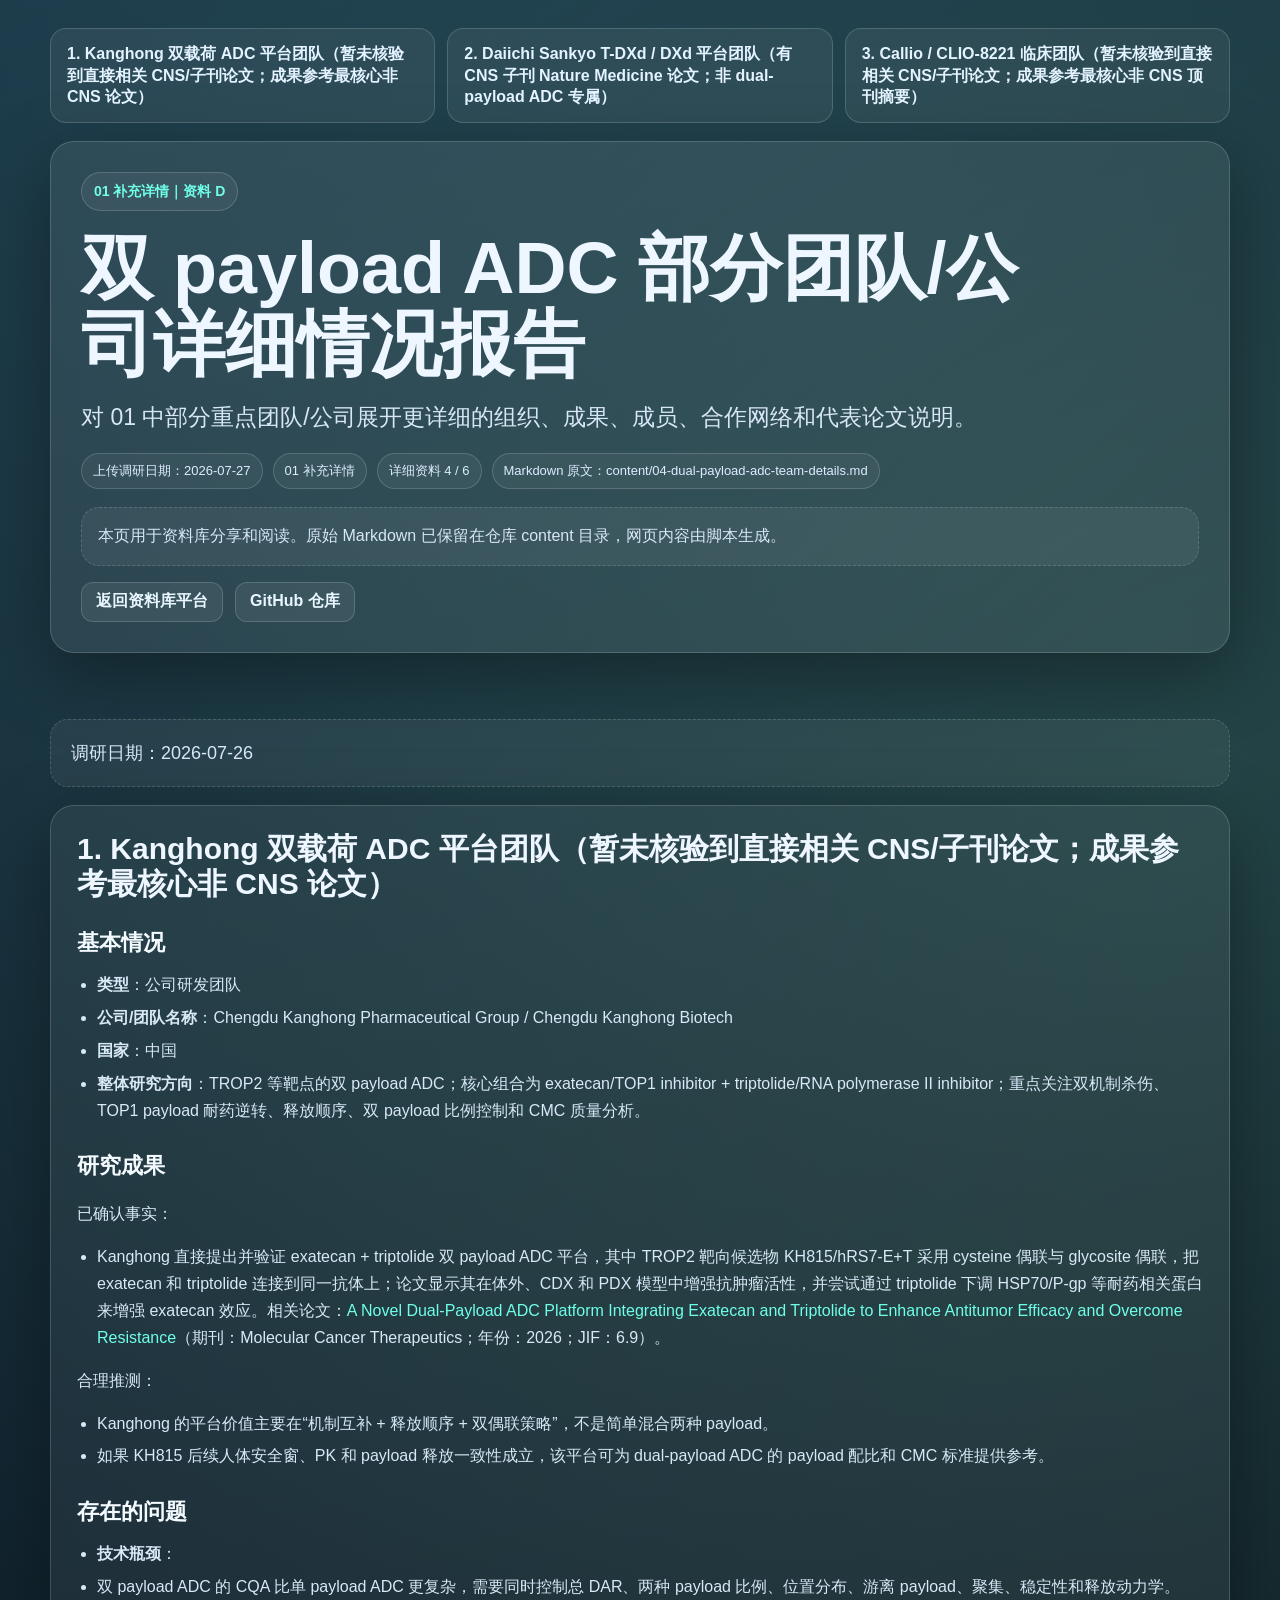
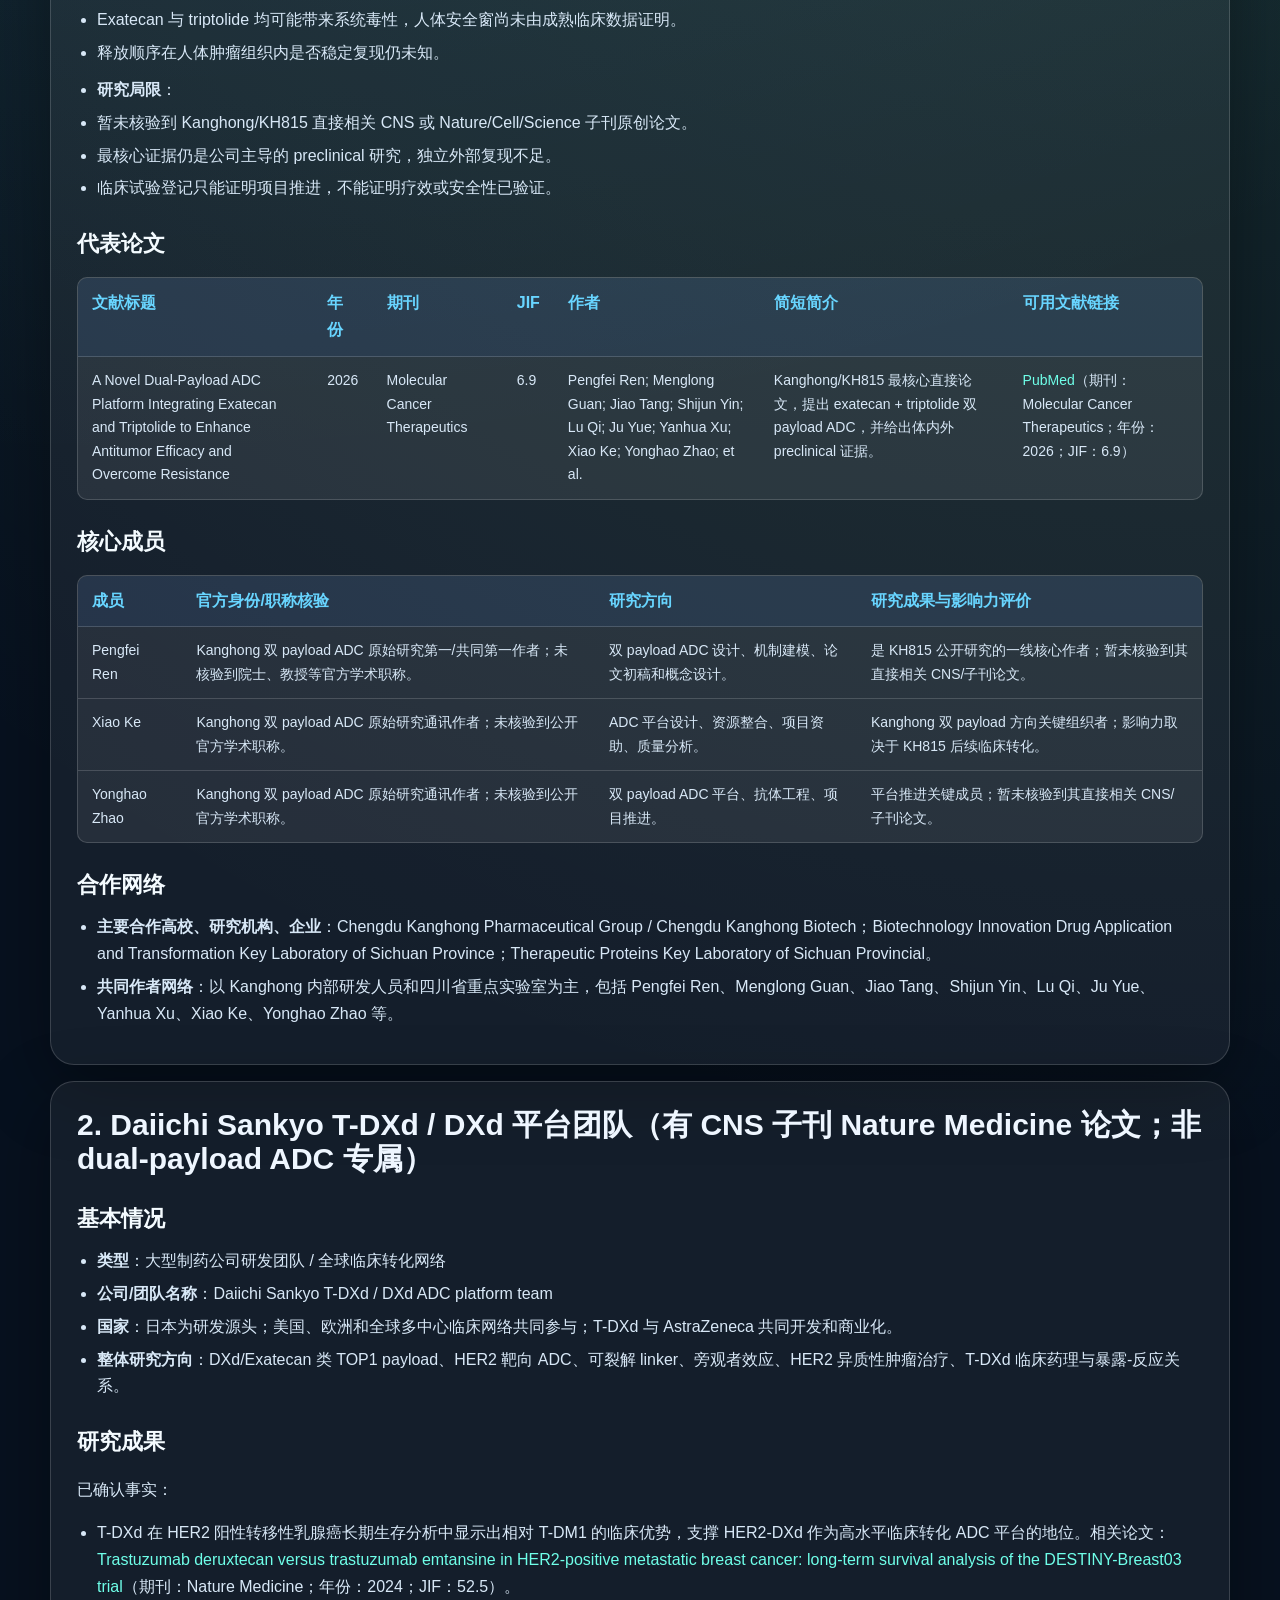
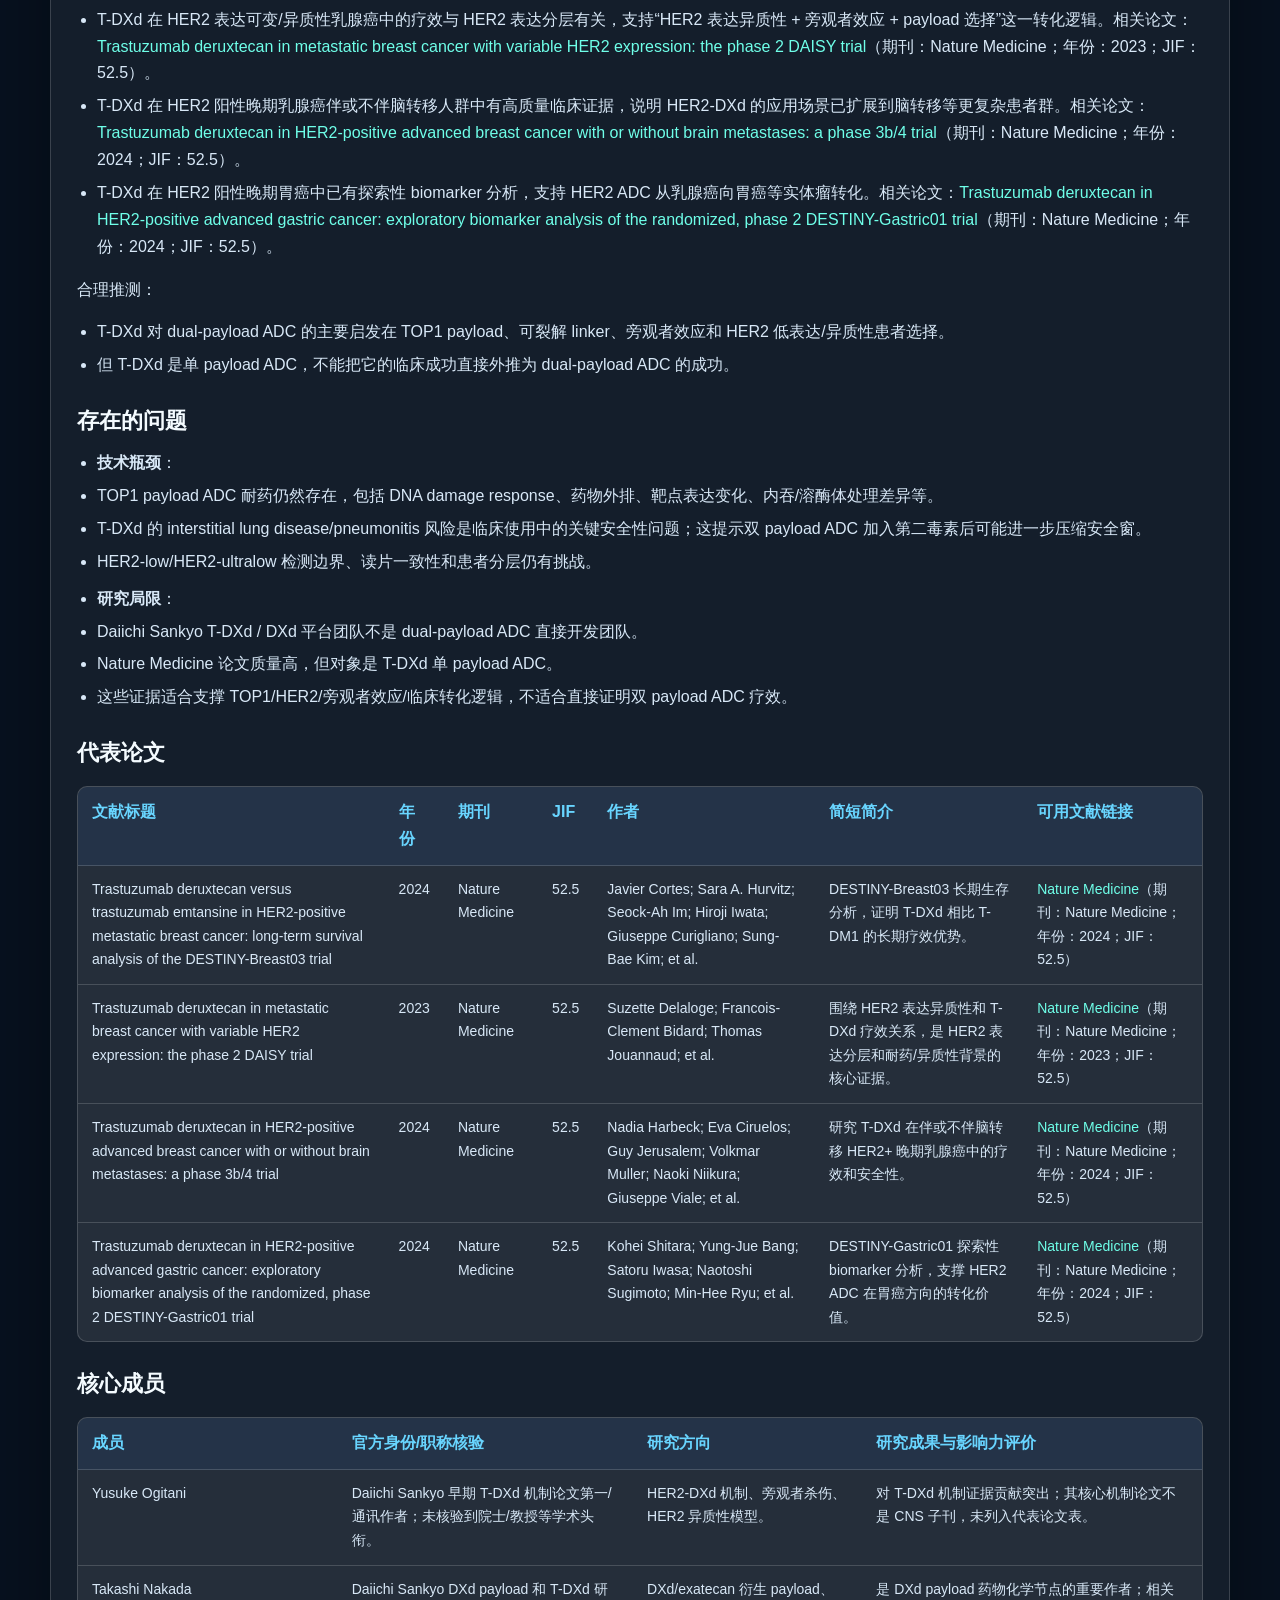
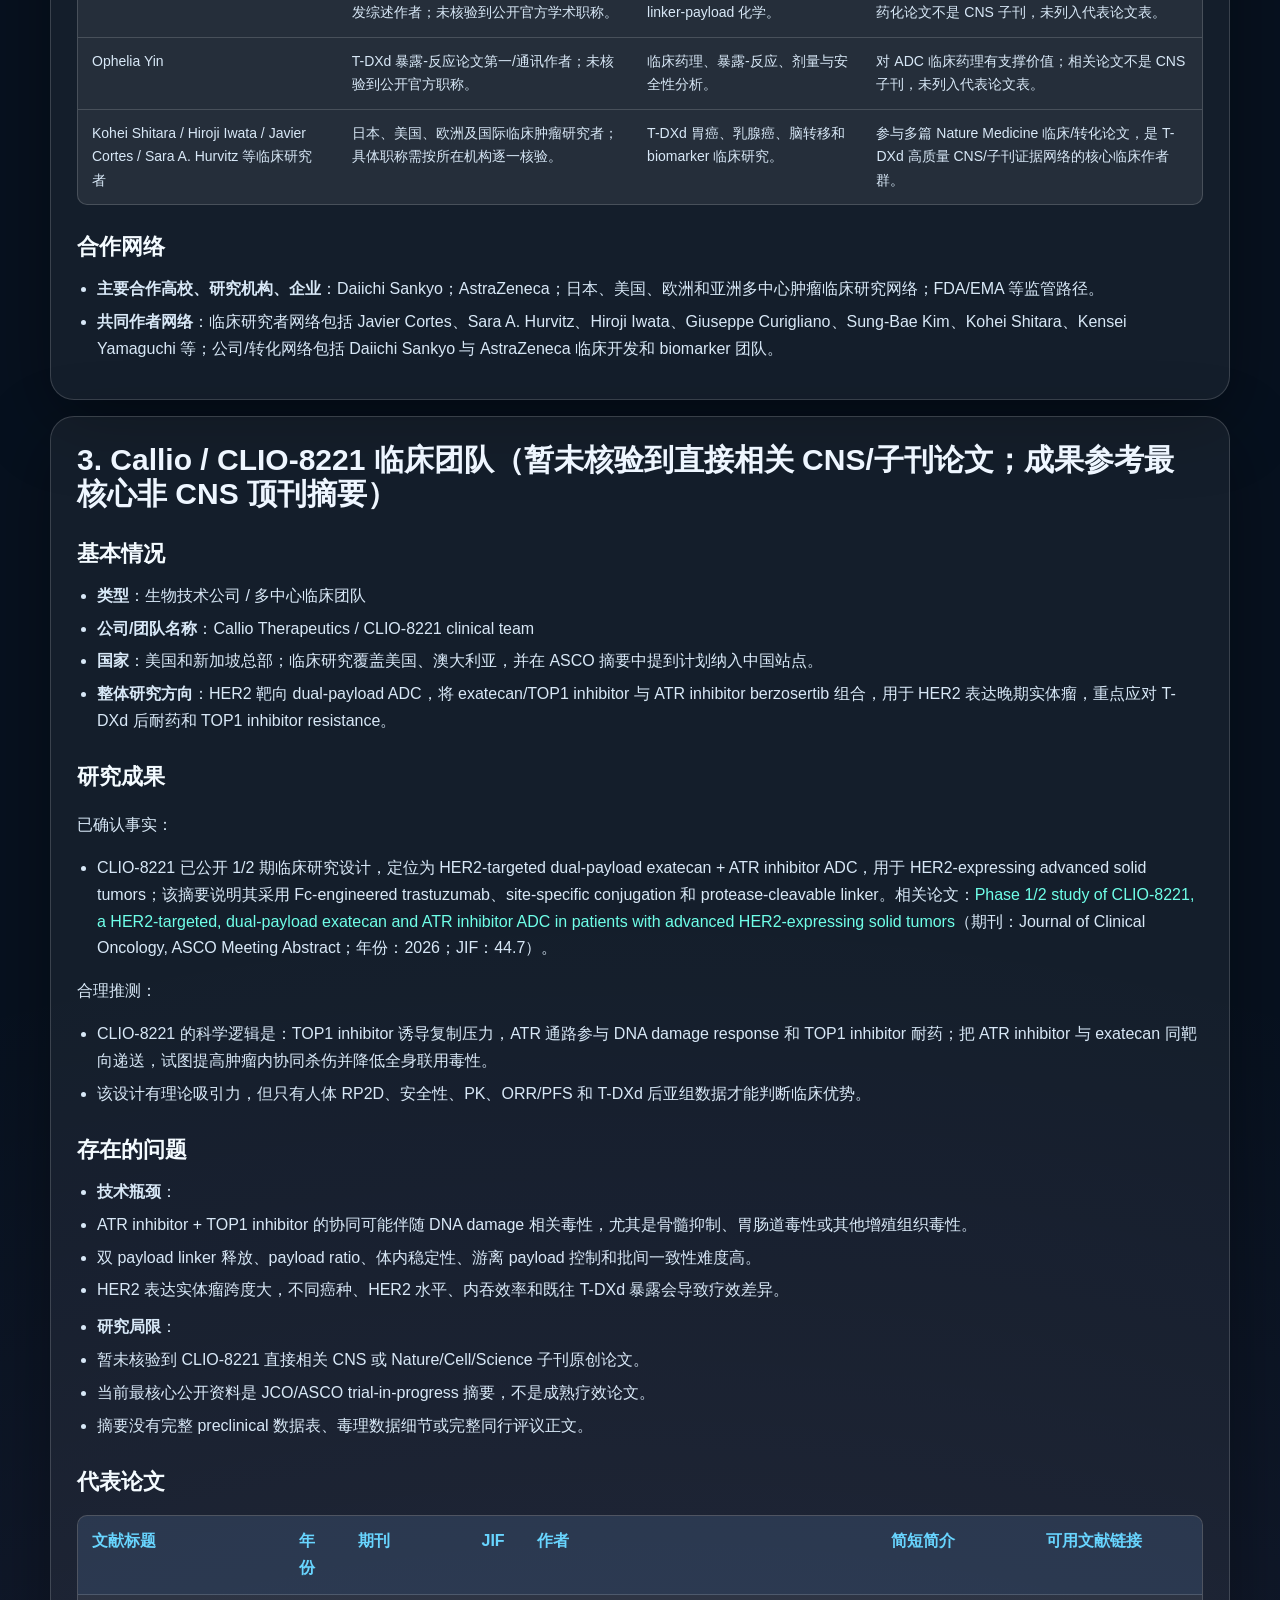
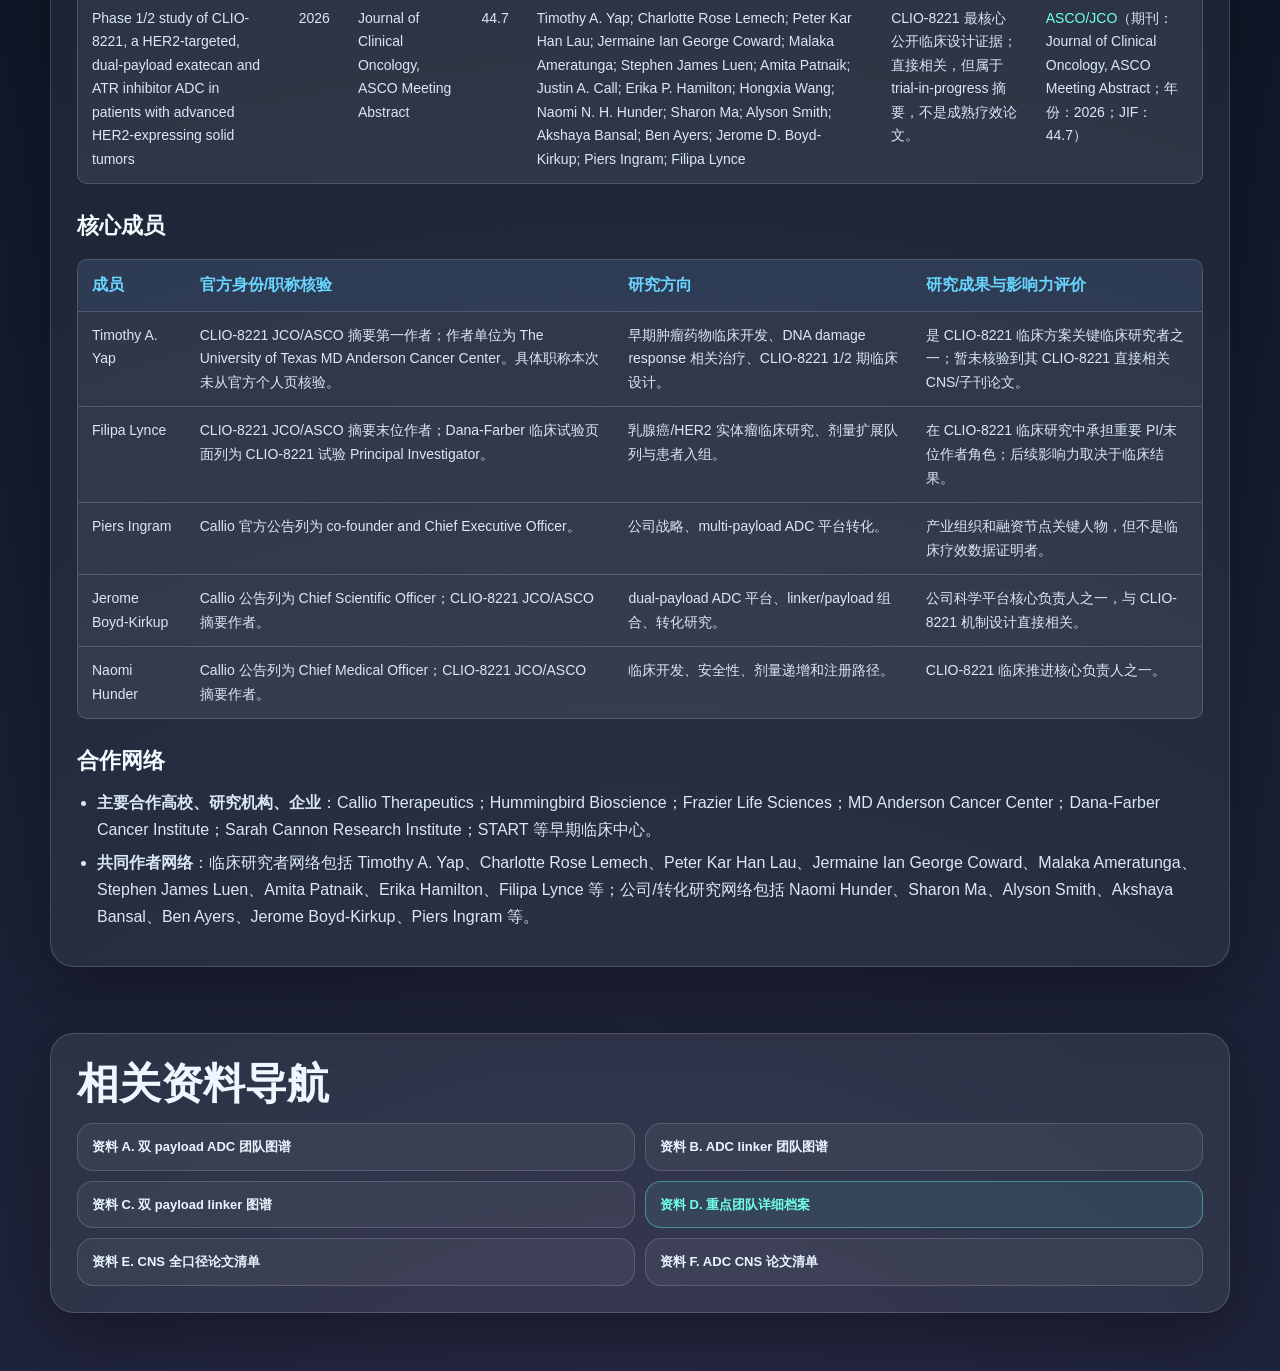
<file: detail-04-dual-payload-adc-team-details.html>
<!doctype html>
<html lang="zh-CN">
<head>
  <meta charset="utf-8" />
  <meta name="viewport" content="width=device-width, initial-scale=1" />
  <title>双 payload ADC 部分团队/公司详细情况报告｜ADC 调研资料库平台</title>
  <meta name="description" content="对 01 中部分重点团队/公司展开更详细的组织、成果、成员、合作网络和代表论文说明。" />
  <link rel="stylesheet" href="./assets/site.css" />
</head>
<body>
  <main class="page">
    <div class="quick section-nav" aria-label="Markdown 章节目录">
      <a href="#1-kanghong-双载荷-adc-平台团队-暂未核验到直接相关-cns-子刊论文-成果参考最核心非-cns-论文">1. Kanghong 双载荷 ADC 平台团队（暂未核验到直接相关 CNS/子刊论文；成果参考最核心非 CNS 论文）</a>
<a href="#2-daiichi-sankyo-t-dxd-dxd-平台团队-有-cns-子刊-nature-medicine-论文-非-dual-payload-adc-专属">2. Daiichi Sankyo T-DXd / DXd 平台团队（有 CNS 子刊 Nature Medicine 论文；非 dual-payload ADC 专属）</a>
<a href="#3-callio-clio-8221-临床团队-暂未核验到直接相关-cns-子刊论文-成果参考最核心非-cns-顶刊摘要">3. Callio / CLIO-8221 临床团队（暂未核验到直接相关 CNS/子刊论文；成果参考最核心非 CNS 顶刊摘要）</a>
    </div>
    <section class="hero">
      <span class="eyebrow">01 补充详情｜资料 D</span>
      <h1>双 payload ADC 部分团队/公司详细情况报告</h1>
      <p class="lead">对 01 中部分重点团队/公司展开更详细的组织、成果、成员、合作网络和代表论文说明。</p>
      <div class="tag-row">
        <span class="meta-pill">上传调研日期：2026-07-27</span>
        <span class="meta-pill">01 补充详情</span>
        <span class="meta-pill">详细资料 4 / 6</span>
        <span class="meta-pill">Markdown 原文：content/04-dual-payload-adc-team-details.md</span>
      </div>
      <div class="note" style="margin-top:18px;">本页用于资料库分享和阅读。原始 Markdown 已保留在仓库 content 目录，网页内容由脚本生成。</div>
      <div class="detail-actions">
        <a href="./index.html">返回资料库平台</a>
        <a href="https://github.com/HJH0331/ADC-" target="_blank" rel="noopener">GitHub 仓库</a>
      </div>
    </section>
    <section class="markdown-page" id="content">
      <p>调研日期：2026-07-26</p>
<section class="markdown-section" id="1-kanghong-双载荷-adc-平台团队-暂未核验到直接相关-cns-子刊论文-成果参考最核心非-cns-论文"><h2>1. Kanghong 双载荷 ADC 平台团队（暂未核验到直接相关 CNS/子刊论文；成果参考最核心非 CNS 论文）</h2>
<h3 id="基本情况">基本情况</h3>
<ul><li><strong>类型</strong>：公司研发团队</li>
<li><strong>公司/团队名称</strong>：Chengdu Kanghong Pharmaceutical Group / Chengdu Kanghong Biotech</li>
<li><strong>国家</strong>：中国</li>
<li><strong>整体研究方向</strong>：TROP2 等靶点的双 payload ADC；核心组合为 exatecan/TOP1 inhibitor + triptolide/RNA polymerase II inhibitor；重点关注双机制杀伤、TOP1 payload 耐药逆转、释放顺序、双 payload 比例控制和 CMC 质量分析。</li></ul>
<h3 id="研究成果">研究成果</h3>
<p>已确认事实：</p>
<ul><li>Kanghong 直接提出并验证 exatecan + triptolide 双 payload ADC 平台，其中 TROP2 靶向候选物 KH815/hRS7-E+T 采用 cysteine 偶联与 glycosite 偶联，把 exatecan 和 triptolide 连接到同一抗体上；论文显示其在体外、CDX 和 PDX 模型中增强抗肿瘤活性，并尝试通过 triptolide 下调 HSP70/P-gp 等耐药相关蛋白来增强 exatecan 效应。相关论文：<a href="https://pubmed.ncbi.nlm.nih.gov/41121984/" target="_blank" rel="noopener">A Novel Dual-Payload ADC Platform Integrating Exatecan and Triptolide to Enhance Antitumor Efficacy and Overcome Resistance</a>（期刊：Molecular Cancer Therapeutics；年份：2026；JIF：6.9）。</li></ul>
<p>合理推测：</p>
<ul><li>Kanghong 的平台价值主要在“机制互补 + 释放顺序 + 双偶联策略”，不是简单混合两种 payload。</li>
<li>如果 KH815 后续人体安全窗、PK 和 payload 释放一致性成立，该平台可为 dual-payload ADC 的 payload 配比和 CMC 标准提供参考。</li></ul>
<h3 id="存在的问题">存在的问题</h3>
<ul><li><strong>技术瓶颈</strong>：</li>
<li>双 payload ADC 的 CQA 比单 payload ADC 更复杂，需要同时控制总 DAR、两种 payload 比例、位置分布、游离 payload、聚集、稳定性和释放动力学。</li>
<li>Exatecan 与 triptolide 均可能带来系统毒性，人体安全窗尚未由成熟临床数据证明。</li>
<li>释放顺序在人体肿瘤组织内是否稳定复现仍未知。</li></ul>
<ul><li><strong>研究局限</strong>：</li>
<li>暂未核验到 Kanghong/KH815 直接相关 CNS 或 Nature/Cell/Science 子刊原创论文。</li>
<li>最核心证据仍是公司主导的 preclinical 研究，独立外部复现不足。</li>
<li>临床试验登记只能证明项目推进，不能证明疗效或安全性已验证。</li></ul>
<h3 id="代表论文">代表论文</h3>
<div class="table-wrap"><table><thead><tr><th>文献标题</th><th>年份</th><th>期刊</th><th>JIF</th><th>作者</th><th>简短简介</th><th>可用文献链接</th></tr></thead><tbody><tr><td>A Novel Dual-Payload ADC Platform Integrating Exatecan and Triptolide to Enhance Antitumor Efficacy and Overcome Resistance</td><td>2026</td><td>Molecular Cancer Therapeutics</td><td>6.9</td><td>Pengfei Ren; Menglong Guan; Jiao Tang; Shijun Yin; Lu Qi; Ju Yue; Yanhua Xu; Xiao Ke; Yonghao Zhao; et al.</td><td>Kanghong/KH815 最核心直接论文，提出 exatecan + triptolide 双 payload ADC，并给出体内外 preclinical 证据。</td><td><a href="https://pubmed.ncbi.nlm.nih.gov/41121984/" target="_blank" rel="noopener">PubMed</a>（期刊：Molecular Cancer Therapeutics；年份：2026；JIF：6.9）</td></tr></tbody></table></div>
<h3 id="核心成员">核心成员</h3>
<div class="table-wrap"><table><thead><tr><th>成员</th><th>官方身份/职称核验</th><th>研究方向</th><th>研究成果与影响力评价</th></tr></thead><tbody><tr><td>Pengfei Ren</td><td>Kanghong 双 payload ADC 原始研究第一/共同第一作者；未核验到院士、教授等官方学术职称。</td><td>双 payload ADC 设计、机制建模、论文初稿和概念设计。</td><td>是 KH815 公开研究的一线核心作者；暂未核验到其直接相关 CNS/子刊论文。</td></tr>
<tr><td>Xiao Ke</td><td>Kanghong 双 payload ADC 原始研究通讯作者；未核验到公开官方学术职称。</td><td>ADC 平台设计、资源整合、项目资助、质量分析。</td><td>Kanghong 双 payload 方向关键组织者；影响力取决于 KH815 后续临床转化。</td></tr>
<tr><td>Yonghao Zhao</td><td>Kanghong 双 payload ADC 原始研究通讯作者；未核验到公开官方学术职称。</td><td>双 payload ADC 平台、抗体工程、项目推进。</td><td>平台推进关键成员；暂未核验到其直接相关 CNS/子刊论文。</td></tr></tbody></table></div>
<h3 id="合作网络">合作网络</h3>
<ul><li><strong>主要合作高校、研究机构、企业</strong>：Chengdu Kanghong Pharmaceutical Group / Chengdu Kanghong Biotech；Biotechnology Innovation Drug Application and Transformation Key Laboratory of Sichuan Province；Therapeutic Proteins Key Laboratory of Sichuan Provincial。</li>
<li><strong>共同作者网络</strong>：以 Kanghong 内部研发人员和四川省重点实验室为主，包括 Pengfei Ren、Menglong Guan、Jiao Tang、Shijun Yin、Lu Qi、Ju Yue、Yanhua Xu、Xiao Ke、Yonghao Zhao 等。</li></ul>
</section>
<section class="markdown-section" id="2-daiichi-sankyo-t-dxd-dxd-平台团队-有-cns-子刊-nature-medicine-论文-非-dual-payload-adc-专属"><h2>2. Daiichi Sankyo T-DXd / DXd 平台团队（有 CNS 子刊 Nature Medicine 论文；非 dual-payload ADC 专属）</h2>
<h3 id="基本情况-2">基本情况</h3>
<ul><li><strong>类型</strong>：大型制药公司研发团队 / 全球临床转化网络</li>
<li><strong>公司/团队名称</strong>：Daiichi Sankyo T-DXd / DXd ADC platform team</li>
<li><strong>国家</strong>：日本为研发源头；美国、欧洲和全球多中心临床网络共同参与；T-DXd 与 AstraZeneca 共同开发和商业化。</li>
<li><strong>整体研究方向</strong>：DXd/Exatecan 类 TOP1 payload、HER2 靶向 ADC、可裂解 linker、旁观者效应、HER2 异质性肿瘤治疗、T-DXd 临床药理与暴露-反应关系。</li></ul>
<h3 id="研究成果-2">研究成果</h3>
<p>已确认事实：</p>
<ul><li>T-DXd 在 HER2 阳性转移性乳腺癌长期生存分析中显示出相对 T-DM1 的临床优势，支撑 HER2-DXd 作为高水平临床转化 ADC 平台的地位。相关论文：<a href="https://www.nature.com/articles/s41591-024-03021-7" target="_blank" rel="noopener">Trastuzumab deruxtecan versus trastuzumab emtansine in HER2-positive metastatic breast cancer: long-term survival analysis of the DESTINY-Breast03 trial</a>（期刊：Nature Medicine；年份：2024；JIF：52.5）。</li>
<li>T-DXd 在 HER2 表达可变/异质性乳腺癌中的疗效与 HER2 表达分层有关，支持“HER2 表达异质性 + 旁观者效应 + payload 选择”这一转化逻辑。相关论文：<a href="https://www.nature.com/articles/s41591-023-02478-2" target="_blank" rel="noopener">Trastuzumab deruxtecan in metastatic breast cancer with variable HER2 expression: the phase 2 DAISY trial</a>（期刊：Nature Medicine；年份：2023；JIF：52.5）。</li>
<li>T-DXd 在 HER2 阳性晚期乳腺癌伴或不伴脑转移人群中有高质量临床证据，说明 HER2-DXd 的应用场景已扩展到脑转移等更复杂患者群。相关论文：<a href="https://www.nature.com/articles/s41591-024-03261-7" target="_blank" rel="noopener">Trastuzumab deruxtecan in HER2-positive advanced breast cancer with or without brain metastases: a phase 3b/4 trial</a>（期刊：Nature Medicine；年份：2024；JIF：52.5）。</li>
<li>T-DXd 在 HER2 阳性晚期胃癌中已有探索性 biomarker 分析，支持 HER2 ADC 从乳腺癌向胃癌等实体瘤转化。相关论文：<a href="https://www.nature.com/articles/s41591-024-02992-x" target="_blank" rel="noopener">Trastuzumab deruxtecan in HER2-positive advanced gastric cancer: exploratory biomarker analysis of the randomized, phase 2 DESTINY-Gastric01 trial</a>（期刊：Nature Medicine；年份：2024；JIF：52.5）。</li></ul>
<p>合理推测：</p>
<ul><li>T-DXd 对 dual-payload ADC 的主要启发在 TOP1 payload、可裂解 linker、旁观者效应和 HER2 低表达/异质性患者选择。</li>
<li>但 T-DXd 是单 payload ADC，不能把它的临床成功直接外推为 dual-payload ADC 的成功。</li></ul>
<h3 id="存在的问题-2">存在的问题</h3>
<ul><li><strong>技术瓶颈</strong>：</li>
<li>TOP1 payload ADC 耐药仍然存在，包括 DNA damage response、药物外排、靶点表达变化、内吞/溶酶体处理差异等。</li>
<li>T-DXd 的 interstitial lung disease/pneumonitis 风险是临床使用中的关键安全性问题；这提示双 payload ADC 加入第二毒素后可能进一步压缩安全窗。</li>
<li>HER2-low/HER2-ultralow 检测边界、读片一致性和患者分层仍有挑战。</li></ul>
<ul><li><strong>研究局限</strong>：</li>
<li>Daiichi Sankyo T-DXd / DXd 平台团队不是 dual-payload ADC 直接开发团队。</li>
<li>Nature Medicine 论文质量高，但对象是 T-DXd 单 payload ADC。</li>
<li>这些证据适合支撑 TOP1/HER2/旁观者效应/临床转化逻辑，不适合直接证明双 payload ADC 疗效。</li></ul>
<h3 id="代表论文-2">代表论文</h3>
<div class="table-wrap"><table><thead><tr><th>文献标题</th><th>年份</th><th>期刊</th><th>JIF</th><th>作者</th><th>简短简介</th><th>可用文献链接</th></tr></thead><tbody><tr><td>Trastuzumab deruxtecan versus trastuzumab emtansine in HER2-positive metastatic breast cancer: long-term survival analysis of the DESTINY-Breast03 trial</td><td>2024</td><td>Nature Medicine</td><td>52.5</td><td>Javier Cortes; Sara A. Hurvitz; Seock-Ah Im; Hiroji Iwata; Giuseppe Curigliano; Sung-Bae Kim; et al.</td><td>DESTINY-Breast03 长期生存分析，证明 T-DXd 相比 T-DM1 的长期疗效优势。</td><td><a href="https://www.nature.com/articles/s41591-024-03021-7" target="_blank" rel="noopener">Nature Medicine</a>（期刊：Nature Medicine；年份：2024；JIF：52.5）</td></tr>
<tr><td>Trastuzumab deruxtecan in metastatic breast cancer with variable HER2 expression: the phase 2 DAISY trial</td><td>2023</td><td>Nature Medicine</td><td>52.5</td><td>Suzette Delaloge; Francois-Clement Bidard; Thomas Jouannaud; et al.</td><td>围绕 HER2 表达异质性和 T-DXd 疗效关系，是 HER2 表达分层和耐药/异质性背景的核心证据。</td><td><a href="https://www.nature.com/articles/s41591-023-02478-2" target="_blank" rel="noopener">Nature Medicine</a>（期刊：Nature Medicine；年份：2023；JIF：52.5）</td></tr>
<tr><td>Trastuzumab deruxtecan in HER2-positive advanced breast cancer with or without brain metastases: a phase 3b/4 trial</td><td>2024</td><td>Nature Medicine</td><td>52.5</td><td>Nadia Harbeck; Eva Ciruelos; Guy Jerusalem; Volkmar Muller; Naoki Niikura; Giuseppe Viale; et al.</td><td>研究 T-DXd 在伴或不伴脑转移 HER2+ 晚期乳腺癌中的疗效和安全性。</td><td><a href="https://www.nature.com/articles/s41591-024-03261-7" target="_blank" rel="noopener">Nature Medicine</a>（期刊：Nature Medicine；年份：2024；JIF：52.5）</td></tr>
<tr><td>Trastuzumab deruxtecan in HER2-positive advanced gastric cancer: exploratory biomarker analysis of the randomized, phase 2 DESTINY-Gastric01 trial</td><td>2024</td><td>Nature Medicine</td><td>52.5</td><td>Kohei Shitara; Yung-Jue Bang; Satoru Iwasa; Naotoshi Sugimoto; Min-Hee Ryu; et al.</td><td>DESTINY-Gastric01 探索性 biomarker 分析，支撑 HER2 ADC 在胃癌方向的转化价值。</td><td><a href="https://www.nature.com/articles/s41591-024-02992-x" target="_blank" rel="noopener">Nature Medicine</a>（期刊：Nature Medicine；年份：2024；JIF：52.5）</td></tr></tbody></table></div>
<h3 id="核心成员-2">核心成员</h3>
<div class="table-wrap"><table><thead><tr><th>成员</th><th>官方身份/职称核验</th><th>研究方向</th><th>研究成果与影响力评价</th></tr></thead><tbody><tr><td>Yusuke Ogitani</td><td>Daiichi Sankyo 早期 T-DXd 机制论文第一/通讯作者；未核验到院士/教授等学术头衔。</td><td>HER2-DXd 机制、旁观者杀伤、HER2 异质性模型。</td><td>对 T-DXd 机制证据贡献突出；其核心机制论文不是 CNS 子刊，未列入代表论文表。</td></tr>
<tr><td>Takashi Nakada</td><td>Daiichi Sankyo DXd payload 和 T-DXd 研发综述作者；未核验到公开官方学术职称。</td><td>DXd/exatecan 衍生 payload、linker-payload 化学。</td><td>是 DXd payload 药物化学节点的重要作者；相关药化论文不是 CNS 子刊，未列入代表论文表。</td></tr>
<tr><td>Ophelia Yin</td><td>T-DXd 暴露-反应论文第一/通讯作者；未核验到公开官方职称。</td><td>临床药理、暴露-反应、剂量与安全性分析。</td><td>对 ADC 临床药理有支撑价值；相关论文不是 CNS 子刊，未列入代表论文表。</td></tr>
<tr><td>Kohei Shitara / Hiroji Iwata / Javier Cortes / Sara A. Hurvitz 等临床研究者</td><td>日本、美国、欧洲及国际临床肿瘤研究者；具体职称需按所在机构逐一核验。</td><td>T-DXd 胃癌、乳腺癌、脑转移和 biomarker 临床研究。</td><td>参与多篇 Nature Medicine 临床/转化论文，是 T-DXd 高质量 CNS/子刊证据网络的核心临床作者群。</td></tr></tbody></table></div>
<h3 id="合作网络-2">合作网络</h3>
<ul><li><strong>主要合作高校、研究机构、企业</strong>：Daiichi Sankyo；AstraZeneca；日本、美国、欧洲和亚洲多中心肿瘤临床研究网络；FDA/EMA 等监管路径。</li>
<li><strong>共同作者网络</strong>：临床研究者网络包括 Javier Cortes、Sara A. Hurvitz、Hiroji Iwata、Giuseppe Curigliano、Sung-Bae Kim、Kohei Shitara、Kensei Yamaguchi 等；公司/转化网络包括 Daiichi Sankyo 与 AstraZeneca 临床开发和 biomarker 团队。</li></ul>
</section>
<section class="markdown-section" id="3-callio-clio-8221-临床团队-暂未核验到直接相关-cns-子刊论文-成果参考最核心非-cns-顶刊摘要"><h2>3. Callio / CLIO-8221 临床团队（暂未核验到直接相关 CNS/子刊论文；成果参考最核心非 CNS 顶刊摘要）</h2>
<h3 id="基本情况-3">基本情况</h3>
<ul><li><strong>类型</strong>：生物技术公司 / 多中心临床团队</li>
<li><strong>公司/团队名称</strong>：Callio Therapeutics / CLIO-8221 clinical team</li>
<li><strong>国家</strong>：美国和新加坡总部；临床研究覆盖美国、澳大利亚，并在 ASCO 摘要中提到计划纳入中国站点。</li>
<li><strong>整体研究方向</strong>：HER2 靶向 dual-payload ADC，将 exatecan/TOP1 inhibitor 与 ATR inhibitor berzosertib 组合，用于 HER2 表达晚期实体瘤，重点应对 T-DXd 后耐药和 TOP1 inhibitor resistance。</li></ul>
<h3 id="研究成果-3">研究成果</h3>
<p>已确认事实：</p>
<ul><li>CLIO-8221 已公开 1/2 期临床研究设计，定位为 HER2-targeted dual-payload exatecan + ATR inhibitor ADC，用于 HER2-expressing advanced solid tumors；该摘要说明其采用 Fc-engineered trastuzumab、site-specific conjugation 和 protease-cleavable linker。相关论文：<a href="https://ascopubs.org/doi/10.1200/JCO.2026.44.16_suppl.TPS3162" target="_blank" rel="noopener">Phase 1/2 study of CLIO-8221, a HER2-targeted, dual-payload exatecan and ATR inhibitor ADC in patients with advanced HER2-expressing solid tumors</a>（期刊：Journal of Clinical Oncology, ASCO Meeting Abstract；年份：2026；JIF：44.7）。</li></ul>
<p>合理推测：</p>
<ul><li>CLIO-8221 的科学逻辑是：TOP1 inhibitor 诱导复制压力，ATR 通路参与 DNA damage response 和 TOP1 inhibitor 耐药；把 ATR inhibitor 与 exatecan 同靶向递送，试图提高肿瘤内协同杀伤并降低全身联用毒性。</li>
<li>该设计有理论吸引力，但只有人体 RP2D、安全性、PK、ORR/PFS 和 T-DXd 后亚组数据才能判断临床优势。</li></ul>
<h3 id="存在的问题-3">存在的问题</h3>
<ul><li><strong>技术瓶颈</strong>：</li>
<li>ATR inhibitor + TOP1 inhibitor 的协同可能伴随 DNA damage 相关毒性，尤其是骨髓抑制、胃肠道毒性或其他增殖组织毒性。</li>
<li>双 payload linker 释放、payload ratio、体内稳定性、游离 payload 控制和批间一致性难度高。</li>
<li>HER2 表达实体瘤跨度大，不同癌种、HER2 水平、内吞效率和既往 T-DXd 暴露会导致疗效差异。</li></ul>
<ul><li><strong>研究局限</strong>：</li>
<li>暂未核验到 CLIO-8221 直接相关 CNS 或 Nature/Cell/Science 子刊原创论文。</li>
<li>当前最核心公开资料是 JCO/ASCO trial-in-progress 摘要，不是成熟疗效论文。</li>
<li>摘要没有完整 preclinical 数据表、毒理数据细节或完整同行评议正文。</li></ul>
<h3 id="代表论文-3">代表论文</h3>
<div class="table-wrap"><table><thead><tr><th>文献标题</th><th>年份</th><th>期刊</th><th>JIF</th><th>作者</th><th>简短简介</th><th>可用文献链接</th></tr></thead><tbody><tr><td>Phase 1/2 study of CLIO-8221, a HER2-targeted, dual-payload exatecan and ATR inhibitor ADC in patients with advanced HER2-expressing solid tumors</td><td>2026</td><td>Journal of Clinical Oncology, ASCO Meeting Abstract</td><td>44.7</td><td>Timothy A. Yap; Charlotte Rose Lemech; Peter Kar Han Lau; Jermaine Ian George Coward; Malaka Ameratunga; Stephen James Luen; Amita Patnaik; Justin A. Call; Erika P. Hamilton; Hongxia Wang; Naomi N. H. Hunder; Sharon Ma; Alyson Smith; Akshaya Bansal; Ben Ayers; Jerome D. Boyd-Kirkup; Piers Ingram; Filipa Lynce</td><td>CLIO-8221 最核心公开临床设计证据；直接相关，但属于 trial-in-progress 摘要，不是成熟疗效论文。</td><td><a href="https://ascopubs.org/doi/10.1200/JCO.2026.44.16_suppl.TPS3162" target="_blank" rel="noopener">ASCO/JCO</a>（期刊：Journal of Clinical Oncology, ASCO Meeting Abstract；年份：2026；JIF：44.7）</td></tr></tbody></table></div>
<h3 id="核心成员-3">核心成员</h3>
<div class="table-wrap"><table><thead><tr><th>成员</th><th>官方身份/职称核验</th><th>研究方向</th><th>研究成果与影响力评价</th></tr></thead><tbody><tr><td>Timothy A. Yap</td><td>CLIO-8221 JCO/ASCO 摘要第一作者；作者单位为 The University of Texas MD Anderson Cancer Center。具体职称本次未从官方个人页核验。</td><td>早期肿瘤药物临床开发、DNA damage response 相关治疗、CLIO-8221 1/2 期临床设计。</td><td>是 CLIO-8221 临床方案关键临床研究者之一；暂未核验到其 CLIO-8221 直接相关 CNS/子刊论文。</td></tr>
<tr><td>Filipa Lynce</td><td>CLIO-8221 JCO/ASCO 摘要末位作者；Dana-Farber 临床试验页面列为 CLIO-8221 试验 Principal Investigator。</td><td>乳腺癌/HER2 实体瘤临床研究、剂量扩展队列与患者入组。</td><td>在 CLIO-8221 临床研究中承担重要 PI/末位作者角色；后续影响力取决于临床结果。</td></tr>
<tr><td>Piers Ingram</td><td>Callio 官方公告列为 co-founder and Chief Executive Officer。</td><td>公司战略、multi-payload ADC 平台转化。</td><td>产业组织和融资节点关键人物，但不是临床疗效数据证明者。</td></tr>
<tr><td>Jerome Boyd-Kirkup</td><td>Callio 公告列为 Chief Scientific Officer；CLIO-8221 JCO/ASCO 摘要作者。</td><td>dual-payload ADC 平台、linker/payload 组合、转化研究。</td><td>公司科学平台核心负责人之一，与 CLIO-8221 机制设计直接相关。</td></tr>
<tr><td>Naomi Hunder</td><td>Callio 公告列为 Chief Medical Officer；CLIO-8221 JCO/ASCO 摘要作者。</td><td>临床开发、安全性、剂量递增和注册路径。</td><td>CLIO-8221 临床推进核心负责人之一。</td></tr></tbody></table></div>
<h3 id="合作网络-3">合作网络</h3>
<ul><li><strong>主要合作高校、研究机构、企业</strong>：Callio Therapeutics；Hummingbird Bioscience；Frazier Life Sciences；MD Anderson Cancer Center；Dana-Farber Cancer Institute；Sarah Cannon Research Institute；START 等早期临床中心。</li>
<li><strong>共同作者网络</strong>：临床研究者网络包括 Timothy A. Yap、Charlotte Rose Lemech、Peter Kar Han Lau、Jermaine Ian George Coward、Malaka Ameratunga、Stephen James Luen、Amita Patnaik、Erika Hamilton、Filipa Lynce 等；公司/转化研究网络包括 Naomi Hunder、Sharon Ma、Alyson Smith、Akshaya Bansal、Ben Ayers、Jerome Boyd-Kirkup、Piers Ingram 等。</li></ul>
</section>
    </section>
    <section class="section compact-section" id="related">
      <h2>相关资料导航</h2>
      <div class="related"><a class="mini-link" href="./detail-01-dual-payload-adc-teams.html">资料 A. 双 payload ADC 团队图谱</a><a class="mini-link" href="./detail-02-adc-linker-teams.html">资料 B. ADC linker 团队图谱</a><a class="mini-link" href="./detail-03-dual-payload-adc-linker-teams.html">资料 C. 双 payload linker 图谱</a><a class="mini-link active" href="./detail-04-dual-payload-adc-team-details.html">资料 D. 重点团队详细档案</a><a class="mini-link" href="./detail-cns-paper-list.html">资料 E. CNS 全口径论文清单</a><a class="mini-link" href="./detail-adc-cns-paper-list.html">资料 F. ADC CNS 论文清单</a></div>
    </section>
  </main>
</body>
</html>
</file>
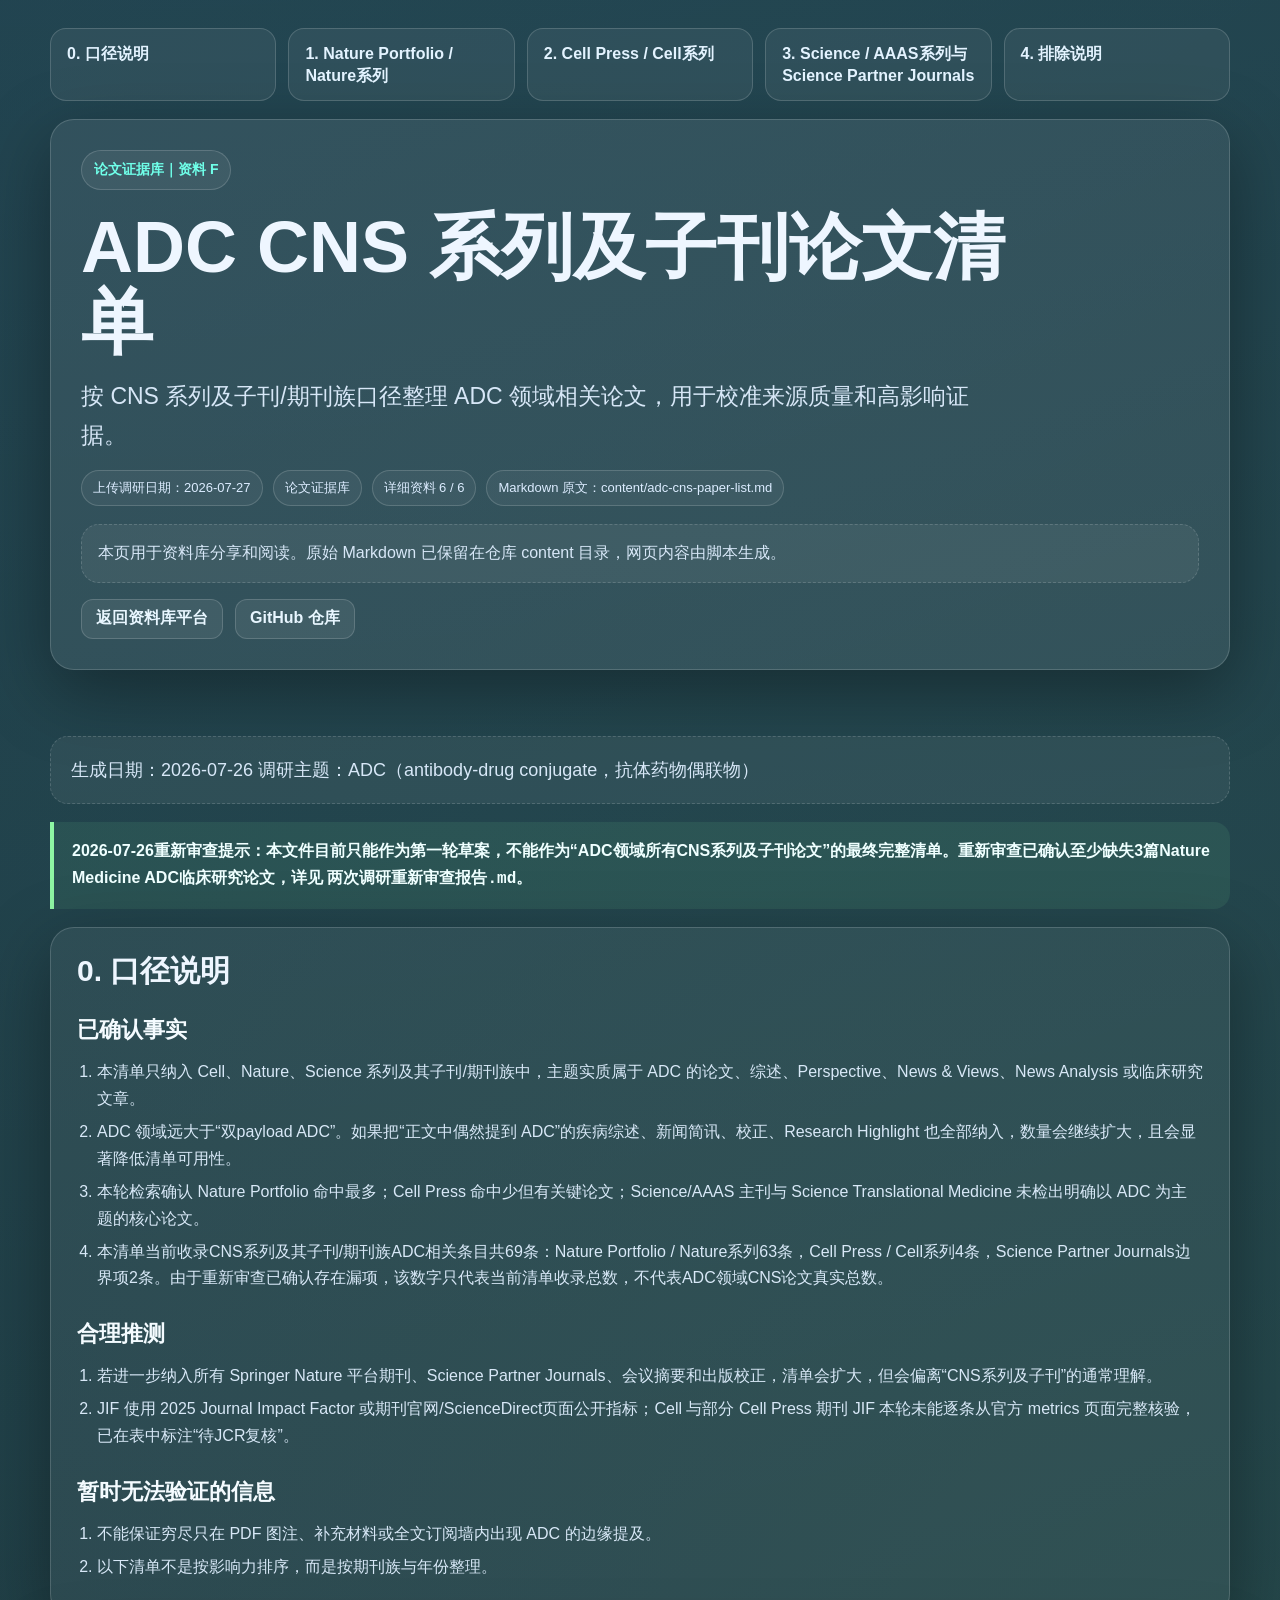
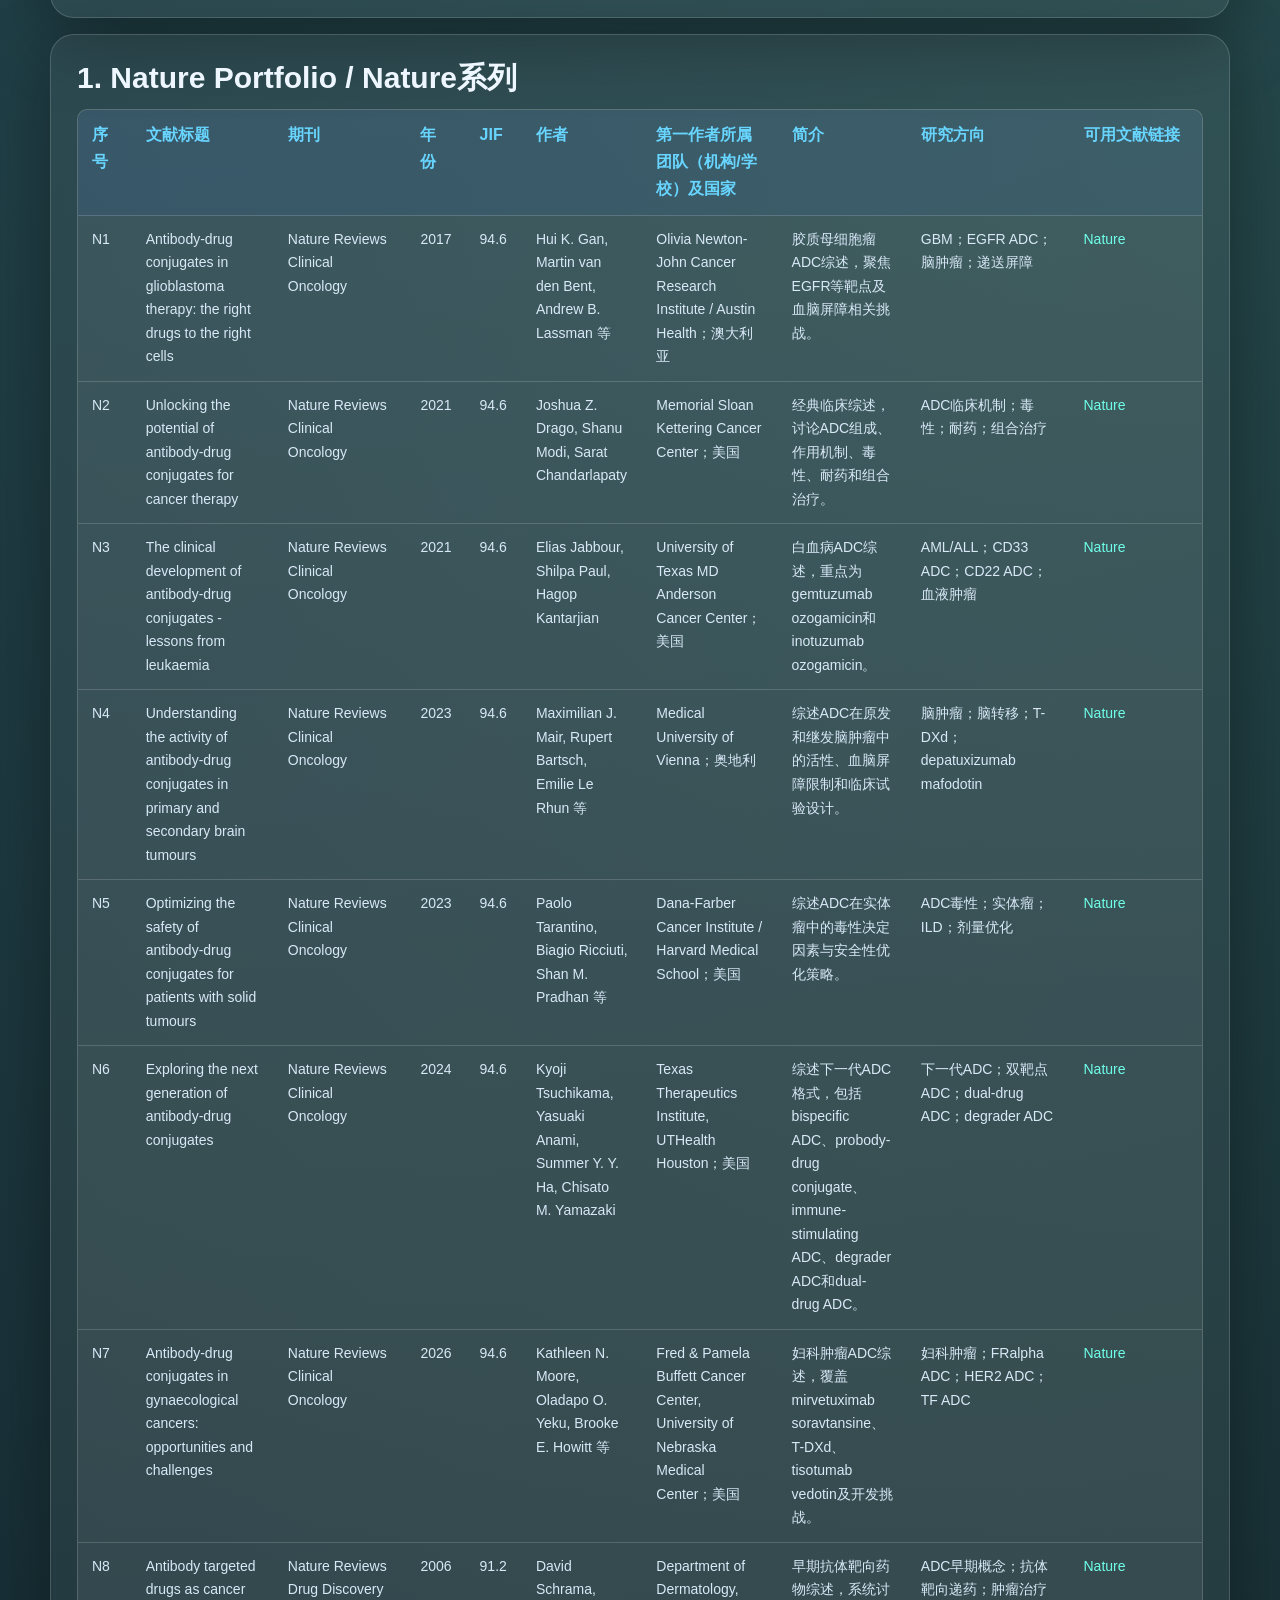
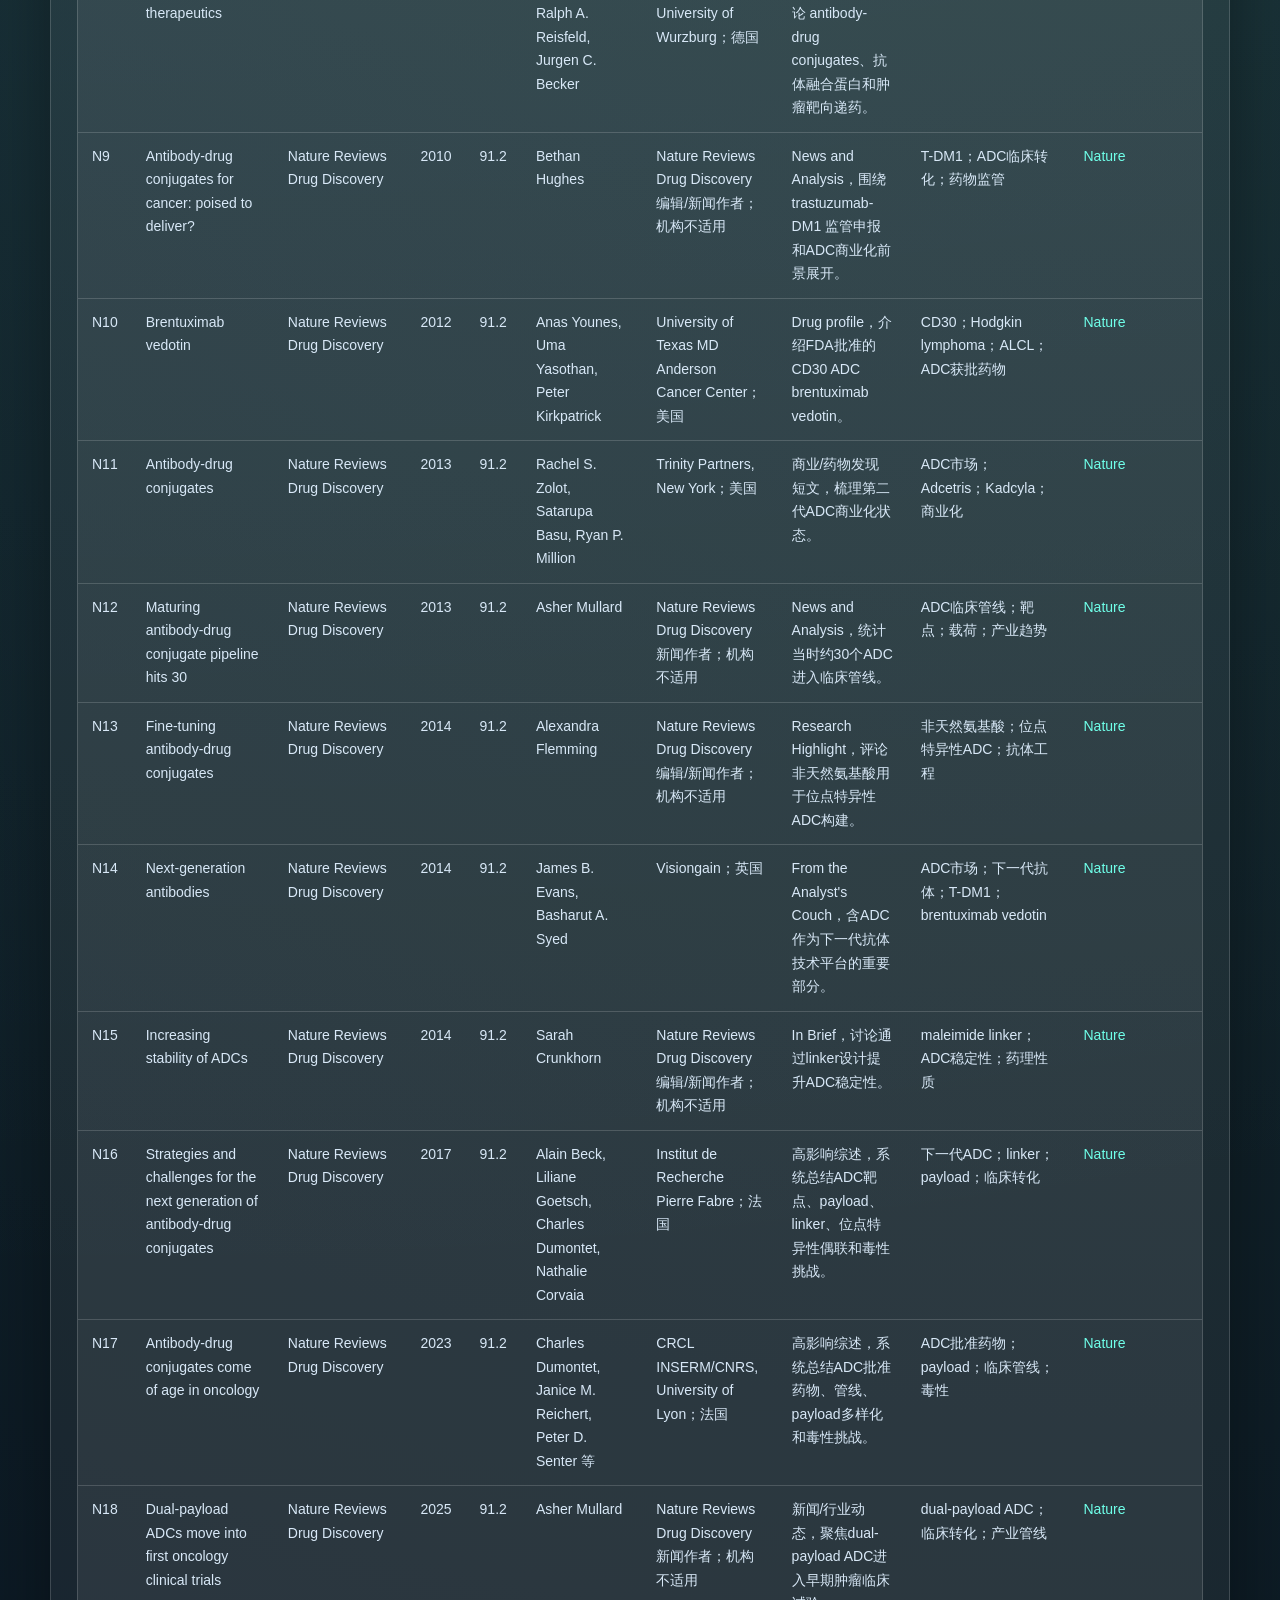
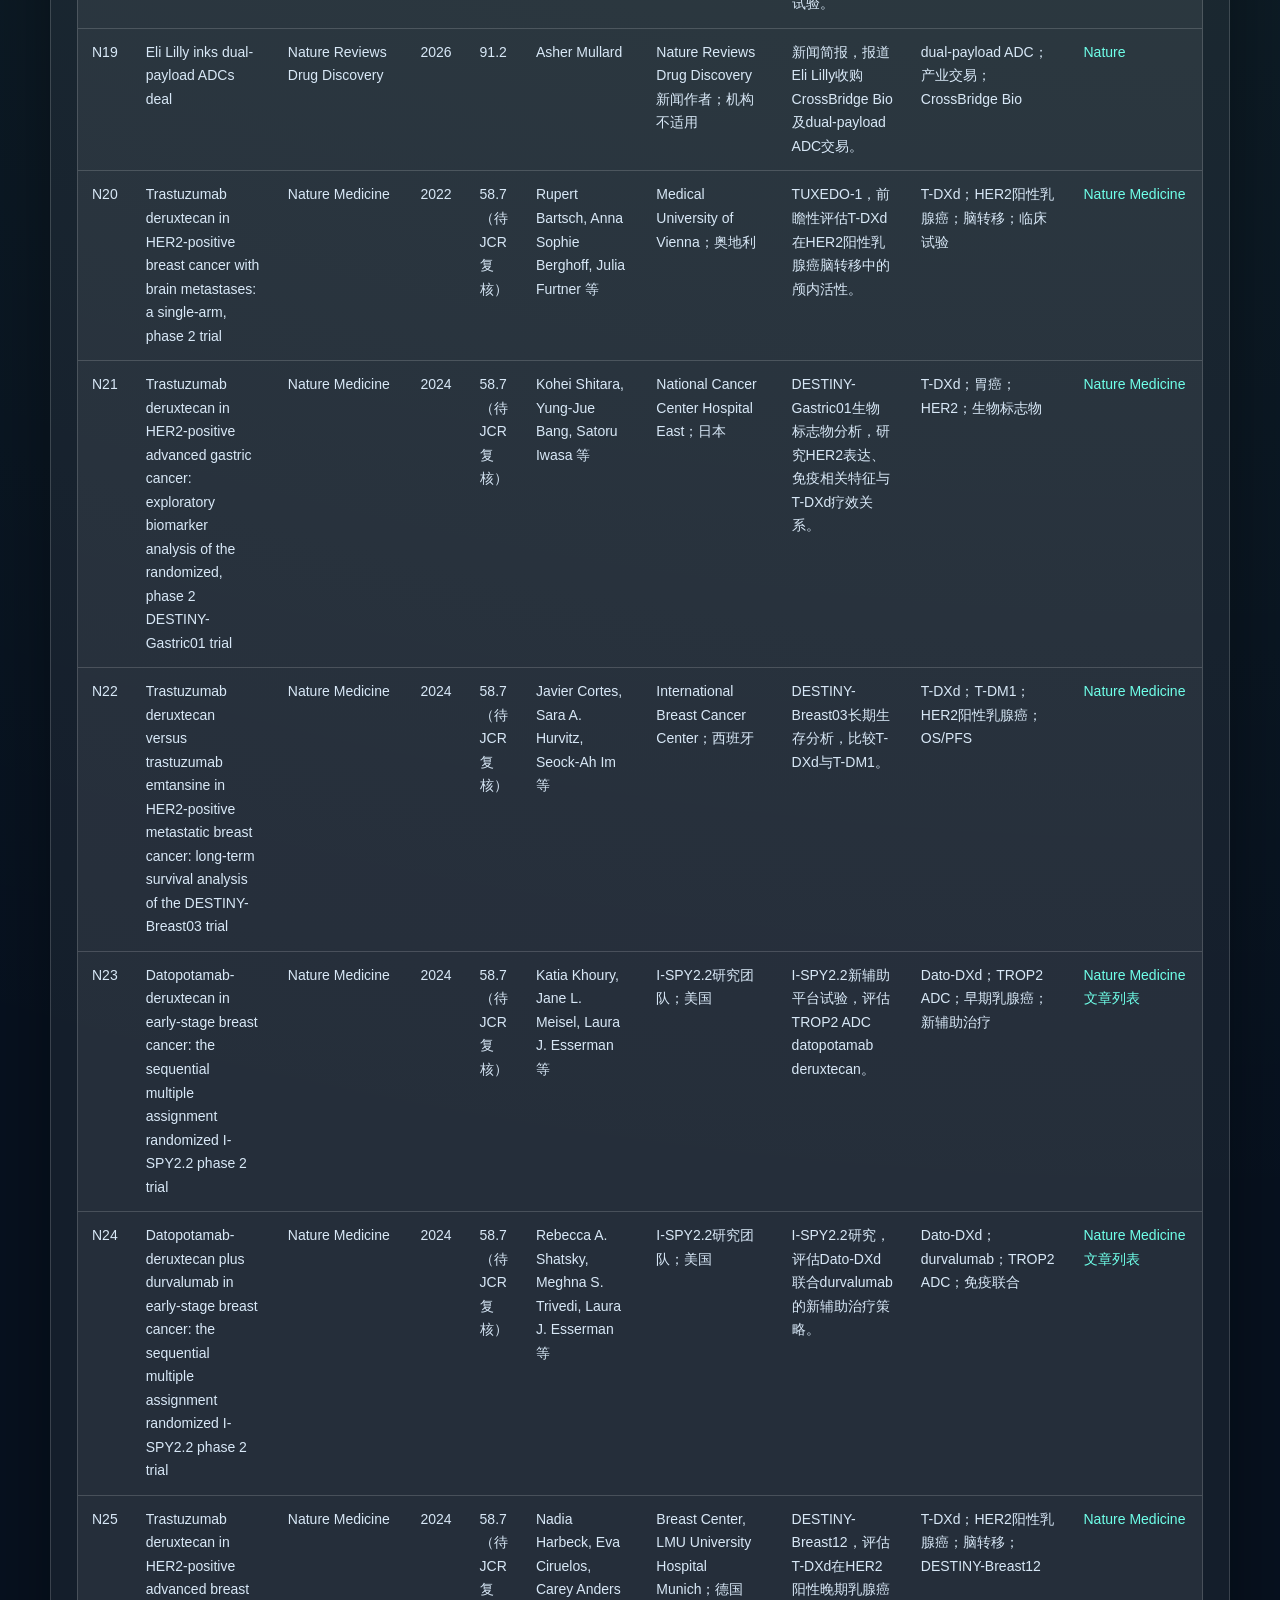
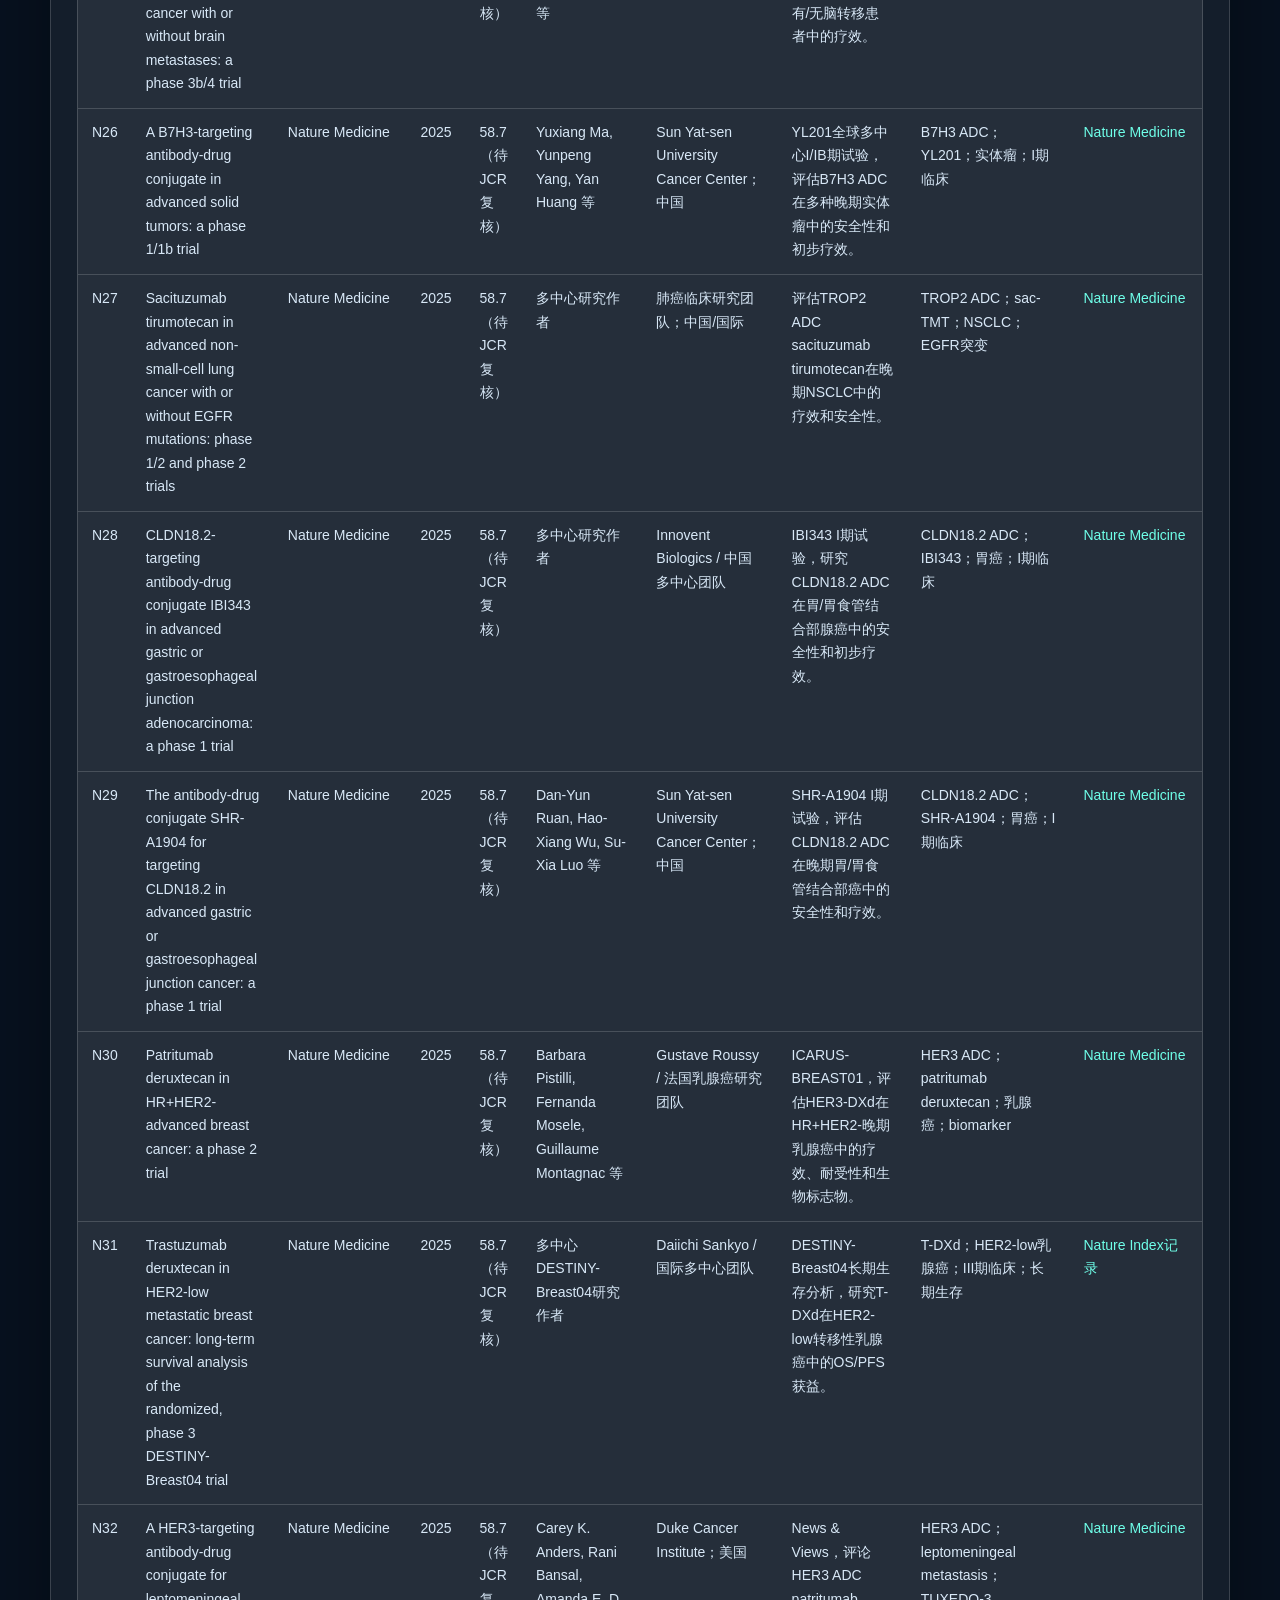
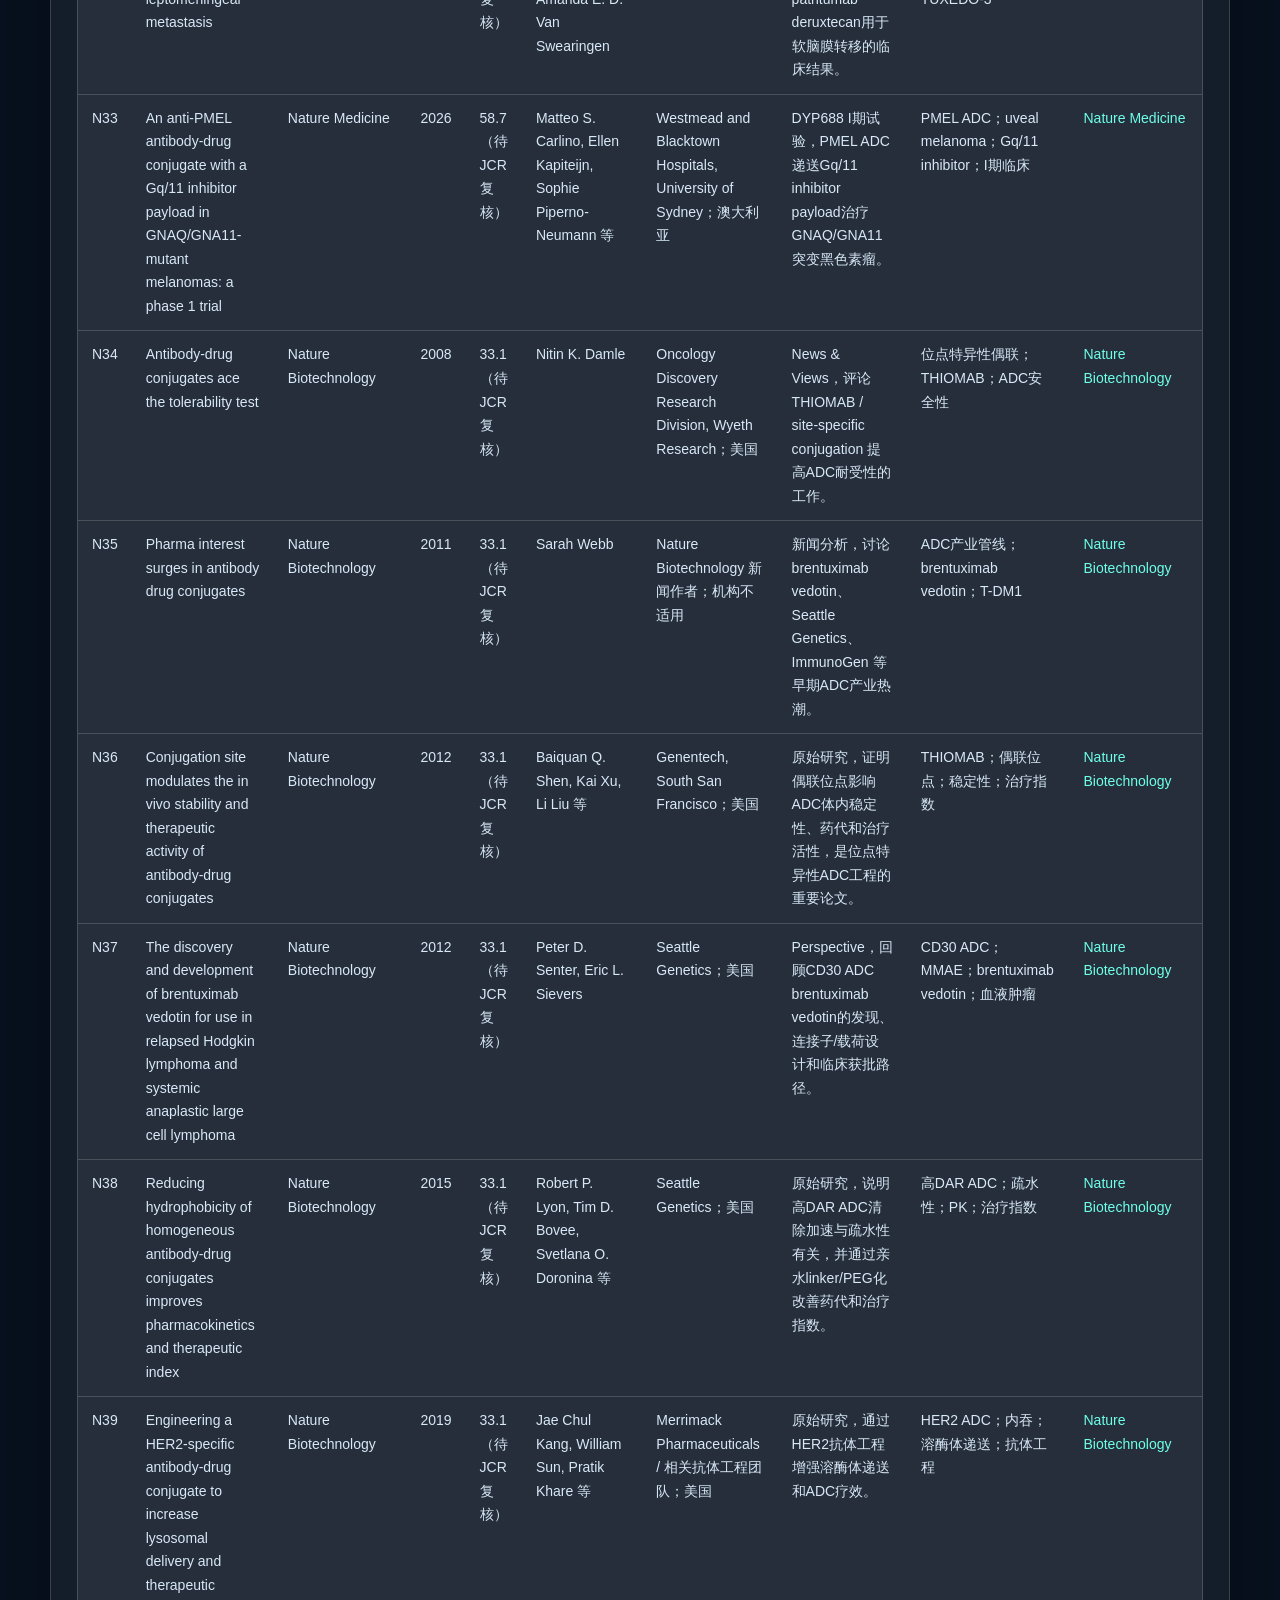
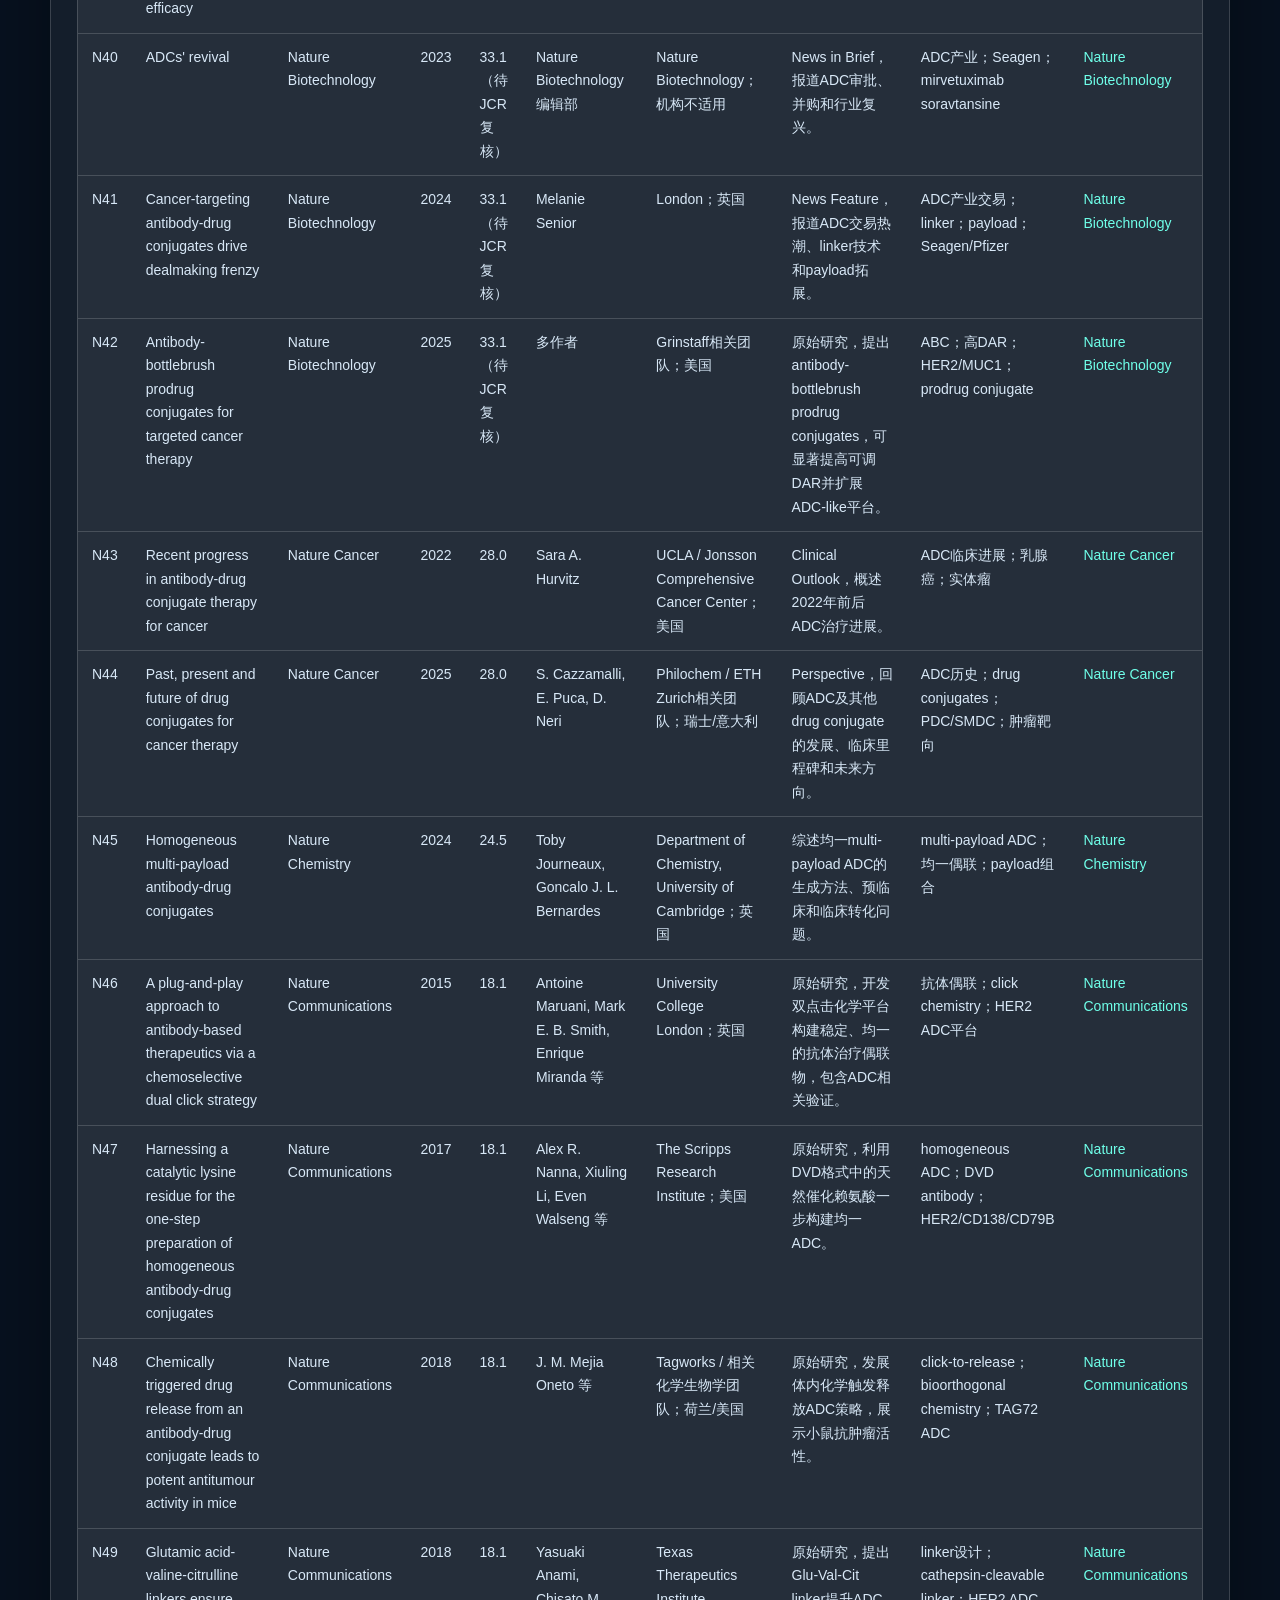
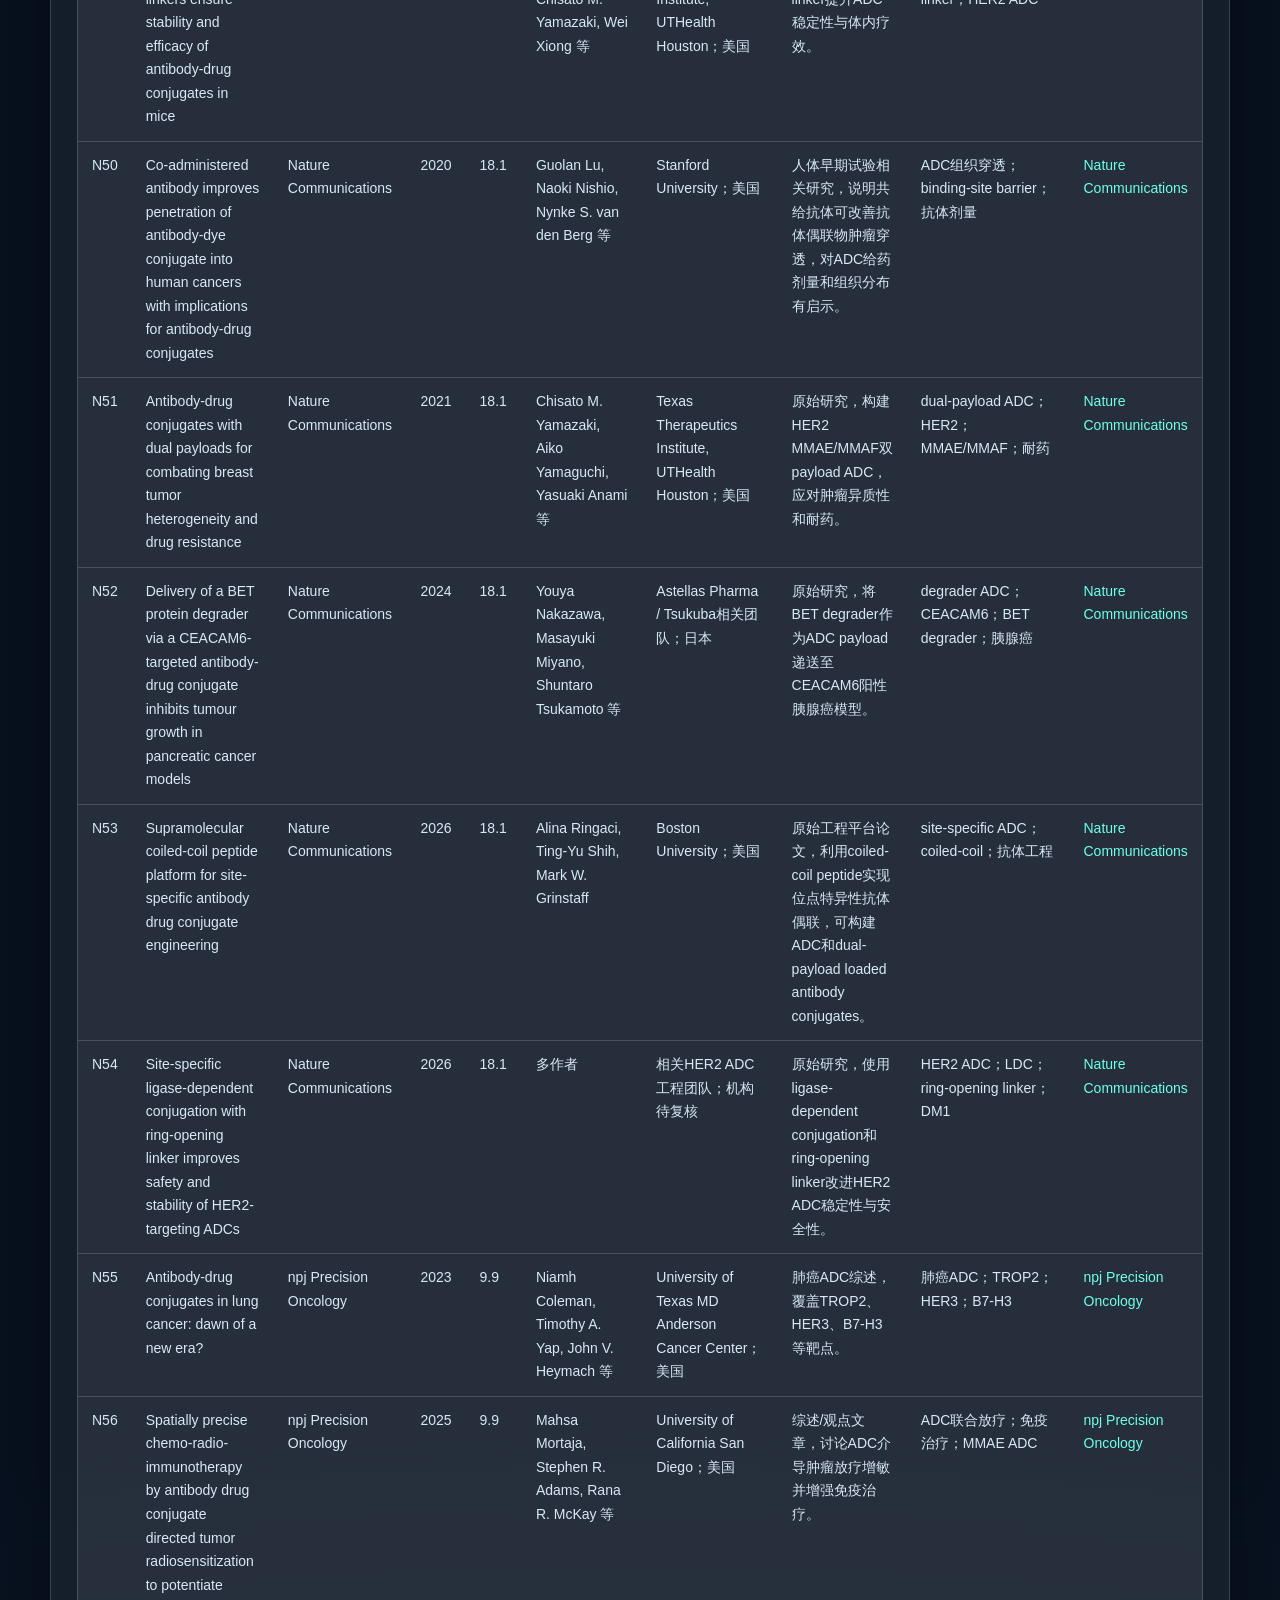
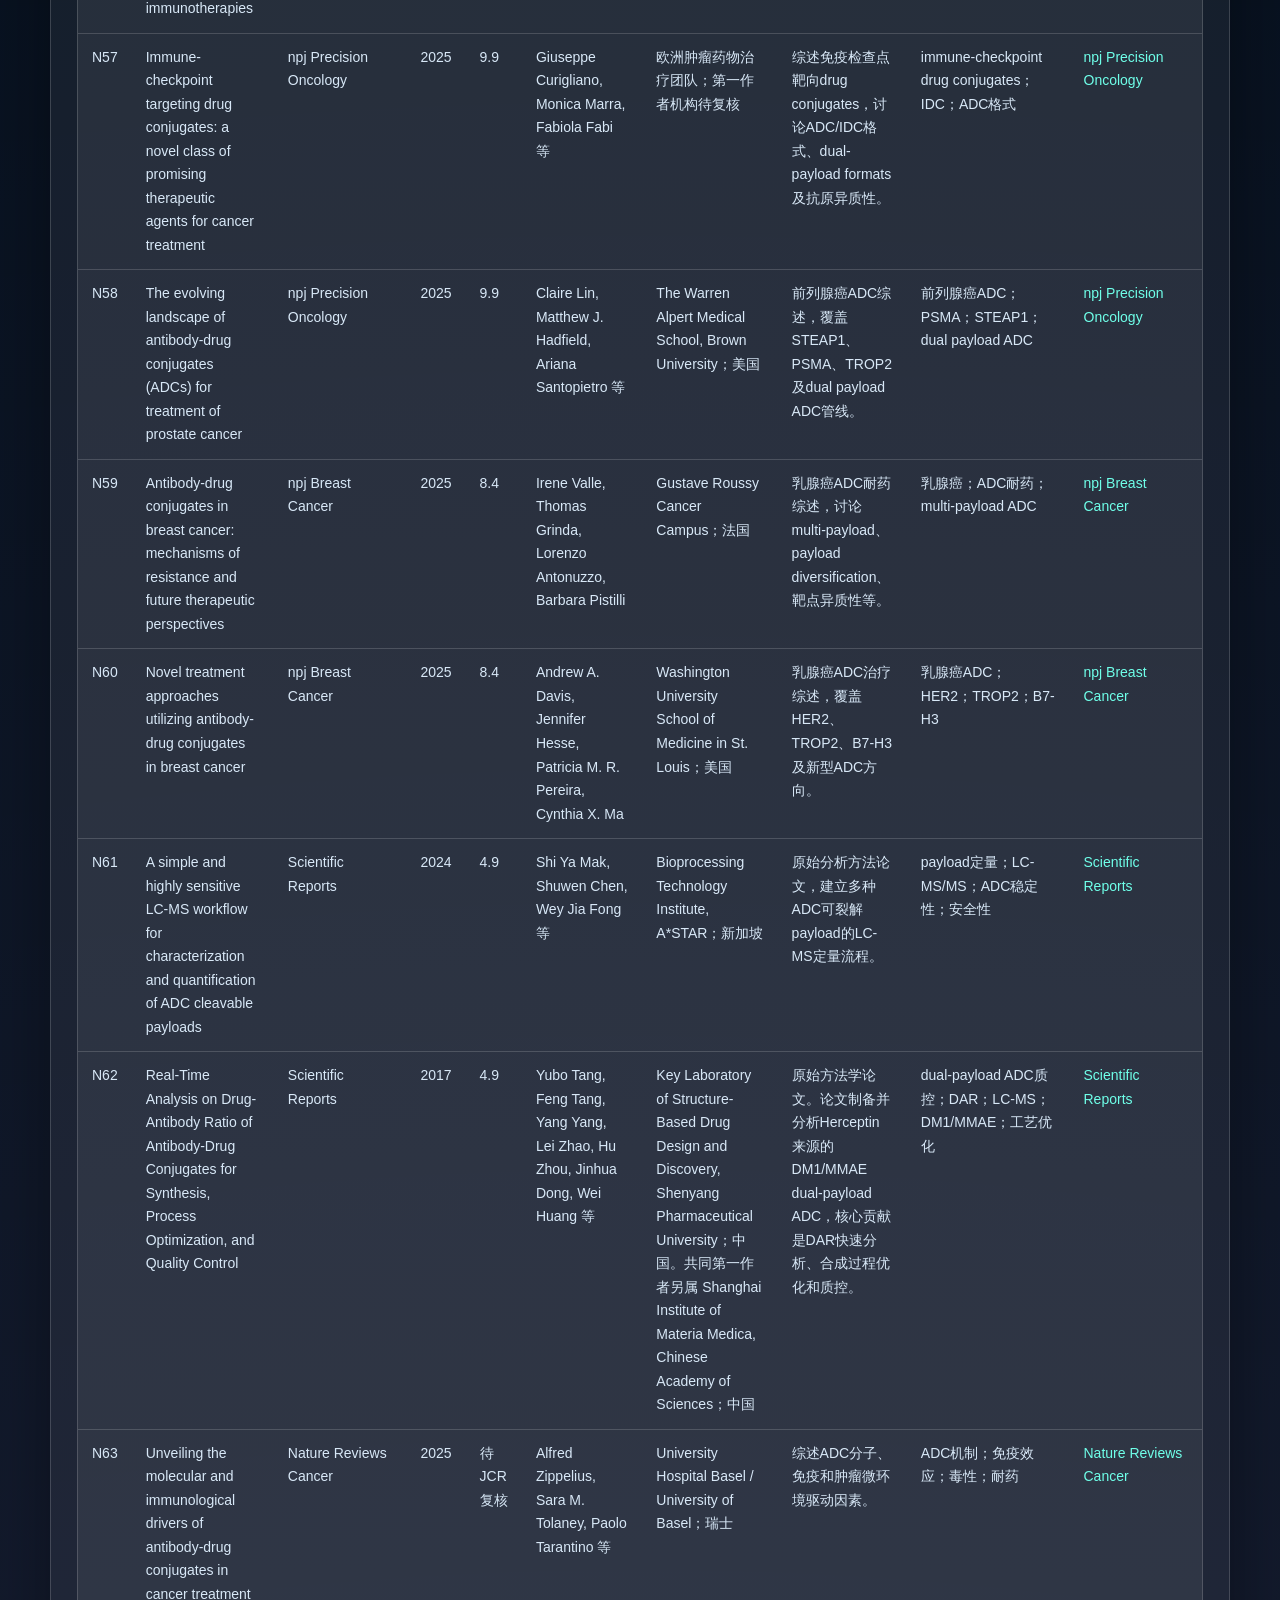
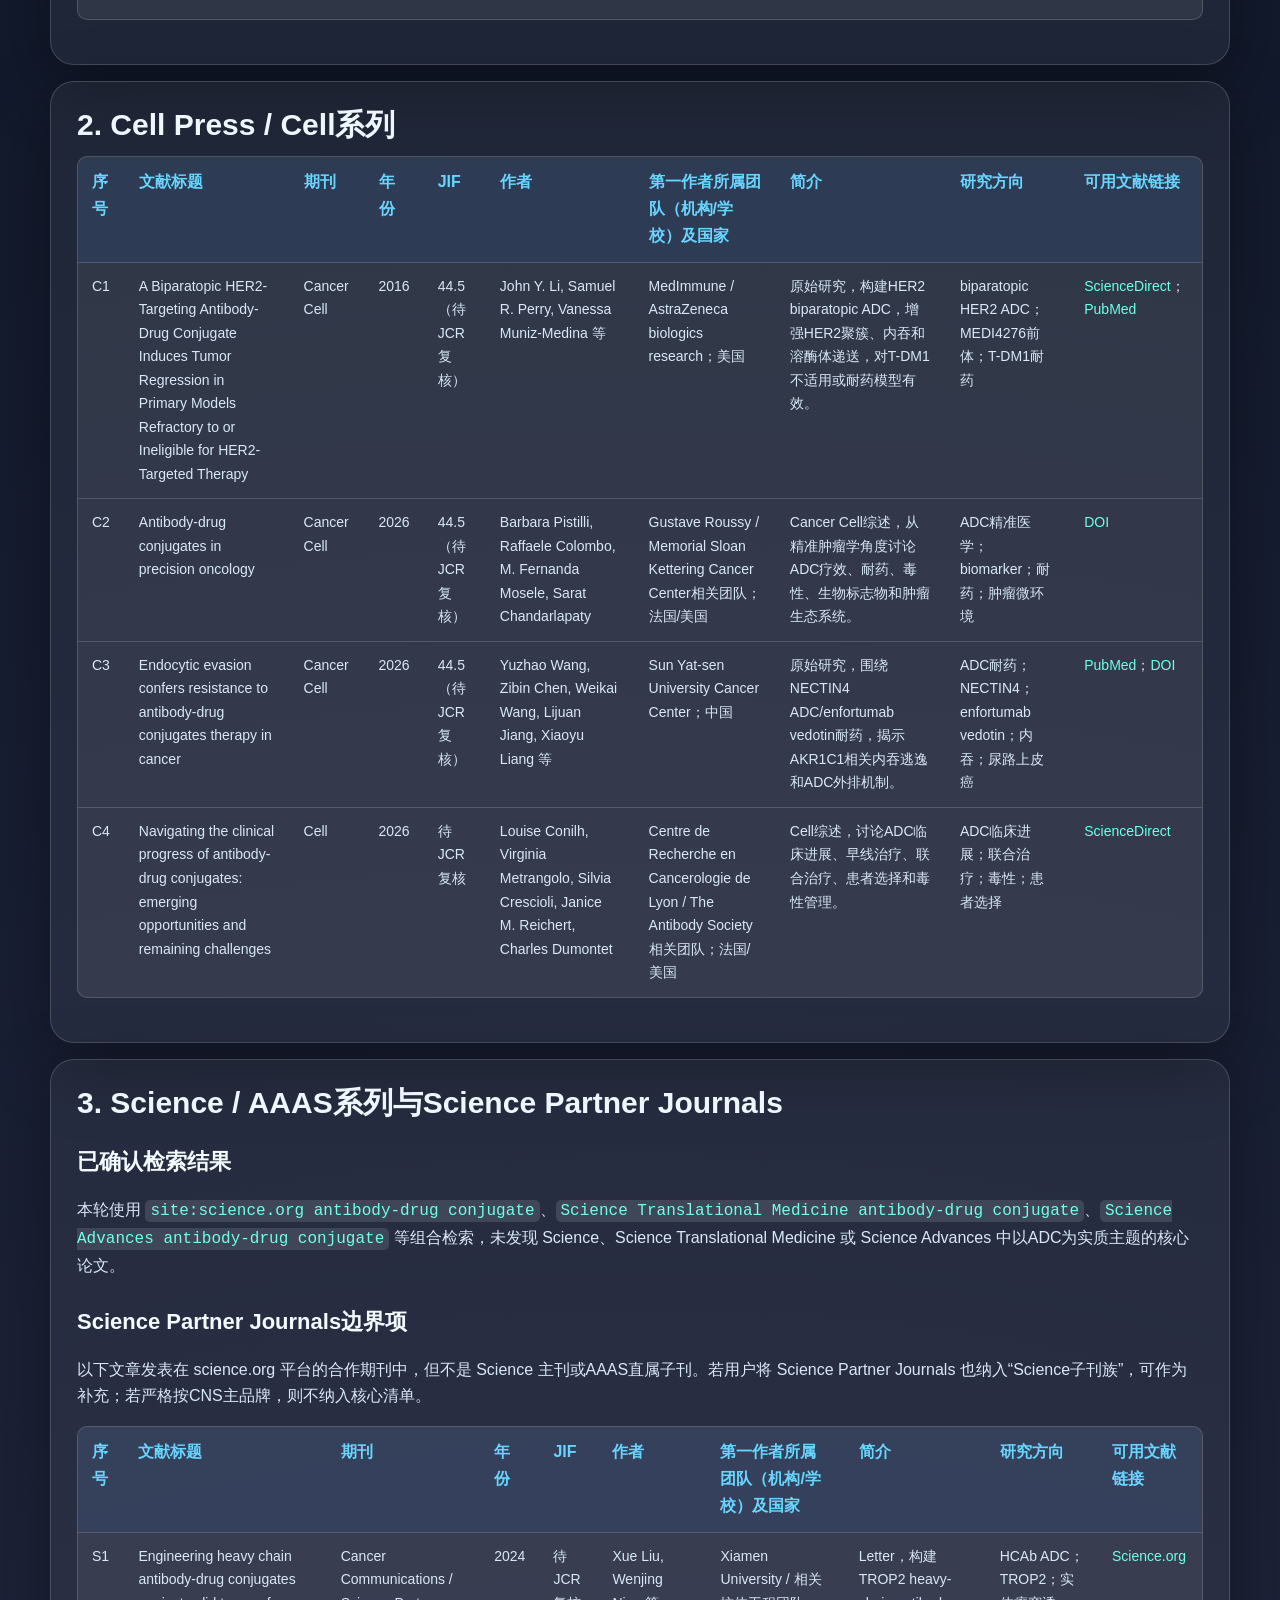
<file: detail-adc-cns-paper-list.html>
<!doctype html>
<html lang="zh-CN">
<head>
  <meta charset="utf-8" />
  <meta name="viewport" content="width=device-width, initial-scale=1" />
  <title>ADC CNS 系列及子刊论文清单｜ADC 调研资料库平台</title>
  <meta name="description" content="按 CNS 系列及子刊/期刊族口径整理 ADC 领域相关论文，用于校准来源质量和高影响证据。" />
  <link rel="stylesheet" href="./assets/site.css" />
</head>
<body>
  <main class="page">
    <div class="quick section-nav" aria-label="Markdown 章节目录">
      <a href="#0-口径说明">0. 口径说明</a>
<a href="#1-nature-portfolio-nature系列">1. Nature Portfolio / Nature系列</a>
<a href="#2-cell-press-cell系列">2. Cell Press / Cell系列</a>
<a href="#3-science-aaas系列与science-partner-journals">3. Science / AAAS系列与Science Partner Journals</a>
<a href="#4-排除说明">4. 排除说明</a>
    </div>
    <section class="hero">
      <span class="eyebrow">论文证据库｜资料 F</span>
      <h1>ADC CNS 系列及子刊论文清单</h1>
      <p class="lead">按 CNS 系列及子刊/期刊族口径整理 ADC 领域相关论文，用于校准来源质量和高影响证据。</p>
      <div class="tag-row">
        <span class="meta-pill">上传调研日期：2026-07-27</span>
        <span class="meta-pill">论文证据库</span>
        <span class="meta-pill">详细资料 6 / 6</span>
        <span class="meta-pill">Markdown 原文：content/adc-cns-paper-list.md</span>
      </div>
      <div class="note" style="margin-top:18px;">本页用于资料库分享和阅读。原始 Markdown 已保留在仓库 content 目录，网页内容由脚本生成。</div>
      <div class="detail-actions">
        <a href="./index.html">返回资料库平台</a>
        <a href="https://github.com/HJH0331/ADC-" target="_blank" rel="noopener">GitHub 仓库</a>
      </div>
    </section>
    <section class="markdown-page" id="content">
      <p>生成日期：2026-07-26 调研主题：ADC（antibody-drug conjugate，抗体药物偶联物）</p>
<blockquote>2026-07-26重新审查提示：本文件目前只能作为第一轮草案，不能作为“ADC领域所有CNS系列及子刊论文”的最终完整清单。重新审查已确认至少缺失3篇Nature Medicine ADC临床研究论文，详见 <code>两次调研重新审查报告.md</code>。</blockquote>
<section class="markdown-section" id="0-口径说明"><h2>0. 口径说明</h2>
<h3 id="已确认事实">已确认事实</h3>
<ol><li>本清单只纳入 Cell、Nature、Science 系列及其子刊/期刊族中，主题实质属于 ADC 的论文、综述、Perspective、News &amp; Views、News Analysis 或临床研究文章。</li>
<li>ADC 领域远大于“双payload ADC”。如果把“正文中偶然提到 ADC”的疾病综述、新闻简讯、校正、Research Highlight 也全部纳入，数量会继续扩大，且会显著降低清单可用性。</li>
<li>本轮检索确认 Nature Portfolio 命中最多；Cell Press 命中少但有关键论文；Science/AAAS 主刊与 Science Translational Medicine 未检出明确以 ADC 为主题的核心论文。</li>
<li>本清单当前收录CNS系列及其子刊/期刊族ADC相关条目共69条：Nature Portfolio / Nature系列63条，Cell Press / Cell系列4条，Science Partner Journals边界项2条。由于重新审查已确认存在漏项，该数字只代表当前清单收录总数，不代表ADC领域CNS论文真实总数。</li></ol>
<h3 id="合理推测">合理推测</h3>
<ol><li>若进一步纳入所有 Springer Nature 平台期刊、Science Partner Journals、会议摘要和出版校正，清单会扩大，但会偏离“CNS系列及子刊”的通常理解。</li>
<li>JIF 使用 2025 Journal Impact Factor 或期刊官网/ScienceDirect页面公开指标；Cell 与部分 Cell Press 期刊 JIF 本轮未能逐条从官方 metrics 页面完整核验，已在表中标注“待JCR复核”。</li></ol>
<h3 id="暂时无法验证的信息">暂时无法验证的信息</h3>
<ol><li>不能保证穷尽只在 PDF 图注、补充材料或全文订阅墙内出现 ADC 的边缘提及。</li>
<li>以下清单不是按影响力排序，而是按期刊族与年份整理。</li></ol>
</section>
<section class="markdown-section" id="1-nature-portfolio-nature系列"><h2>1. Nature Portfolio / Nature系列</h2>
<div class="table-wrap"><table><thead><tr><th>序号</th><th>文献标题</th><th>期刊</th><th>年份</th><th>JIF</th><th>作者</th><th>第一作者所属团队（机构/学校）及国家</th><th>简介</th><th>研究方向</th><th>可用文献链接</th></tr></thead><tbody><tr><td>N1</td><td>Antibody-drug conjugates in glioblastoma therapy: the right drugs to the right cells</td><td>Nature Reviews Clinical Oncology</td><td>2017</td><td>94.6</td><td>Hui K. Gan, Martin van den Bent, Andrew B. Lassman 等</td><td>Olivia Newton-John Cancer Research Institute / Austin Health；澳大利亚</td><td>胶质母细胞瘤ADC综述，聚焦EGFR等靶点及血脑屏障相关挑战。</td><td>GBM；EGFR ADC；脑肿瘤；递送屏障</td><td><a href="https://www.nature.com/articles/nrclinonc.2017.95" target="_blank" rel="noopener">Nature</a></td></tr>
<tr><td>N2</td><td>Unlocking the potential of antibody-drug conjugates for cancer therapy</td><td>Nature Reviews Clinical Oncology</td><td>2021</td><td>94.6</td><td>Joshua Z. Drago, Shanu Modi, Sarat Chandarlapaty</td><td>Memorial Sloan Kettering Cancer Center；美国</td><td>经典临床综述，讨论ADC组成、作用机制、毒性、耐药和组合治疗。</td><td>ADC临床机制；毒性；耐药；组合治疗</td><td><a href="https://www.nature.com/articles/s41571-021-00470-8" target="_blank" rel="noopener">Nature</a></td></tr>
<tr><td>N3</td><td>The clinical development of antibody-drug conjugates - lessons from leukaemia</td><td>Nature Reviews Clinical Oncology</td><td>2021</td><td>94.6</td><td>Elias Jabbour, Shilpa Paul, Hagop Kantarjian</td><td>University of Texas MD Anderson Cancer Center；美国</td><td>白血病ADC综述，重点为gemtuzumab ozogamicin和inotuzumab ozogamicin。</td><td>AML/ALL；CD33 ADC；CD22 ADC；血液肿瘤</td><td><a href="https://www.nature.com/articles/s41571-021-00484-2" target="_blank" rel="noopener">Nature</a></td></tr>
<tr><td>N4</td><td>Understanding the activity of antibody-drug conjugates in primary and secondary brain tumours</td><td>Nature Reviews Clinical Oncology</td><td>2023</td><td>94.6</td><td>Maximilian J. Mair, Rupert Bartsch, Emilie Le Rhun 等</td><td>Medical University of Vienna；奥地利</td><td>综述ADC在原发和继发脑肿瘤中的活性、血脑屏障限制和临床试验设计。</td><td>脑肿瘤；脑转移；T-DXd；depatuxizumab mafodotin</td><td><a href="https://www.nature.com/articles/s41571-023-00756-z" target="_blank" rel="noopener">Nature</a></td></tr>
<tr><td>N5</td><td>Optimizing the safety of antibody-drug conjugates for patients with solid tumours</td><td>Nature Reviews Clinical Oncology</td><td>2023</td><td>94.6</td><td>Paolo Tarantino, Biagio Ricciuti, Shan M. Pradhan 等</td><td>Dana-Farber Cancer Institute / Harvard Medical School；美国</td><td>综述ADC在实体瘤中的毒性决定因素与安全性优化策略。</td><td>ADC毒性；实体瘤；ILD；剂量优化</td><td><a href="https://www.nature.com/articles/s41571-023-00783-w" target="_blank" rel="noopener">Nature</a></td></tr>
<tr><td>N6</td><td>Exploring the next generation of antibody-drug conjugates</td><td>Nature Reviews Clinical Oncology</td><td>2024</td><td>94.6</td><td>Kyoji Tsuchikama, Yasuaki Anami, Summer Y. Y. Ha, Chisato M. Yamazaki</td><td>Texas Therapeutics Institute, UTHealth Houston；美国</td><td>综述下一代ADC格式，包括bispecific ADC、probody-drug conjugate、immune-stimulating ADC、degrader ADC和dual-drug ADC。</td><td>下一代ADC；双靶点ADC；dual-drug ADC；degrader ADC</td><td><a href="https://www.nature.com/articles/s41571-023-00850-2" target="_blank" rel="noopener">Nature</a></td></tr>
<tr><td>N7</td><td>Antibody-drug conjugates in gynaecological cancers: opportunities and challenges</td><td>Nature Reviews Clinical Oncology</td><td>2026</td><td>94.6</td><td>Kathleen N. Moore, Oladapo O. Yeku, Brooke E. Howitt 等</td><td>Fred &amp; Pamela Buffett Cancer Center, University of Nebraska Medical Center；美国</td><td>妇科肿瘤ADC综述，覆盖mirvetuximab soravtansine、T-DXd、tisotumab vedotin及开发挑战。</td><td>妇科肿瘤；FRalpha ADC；HER2 ADC；TF ADC</td><td><a href="https://www.nature.com/articles/s41571-026-01164-9" target="_blank" rel="noopener">Nature</a></td></tr>
<tr><td>N8</td><td>Antibody targeted drugs as cancer therapeutics</td><td>Nature Reviews Drug Discovery</td><td>2006</td><td>91.2</td><td>David Schrama, Ralph A. Reisfeld, Jurgen C. Becker</td><td>Department of Dermatology, University of Wurzburg；德国</td><td>早期抗体靶向药物综述，系统讨论 antibody-drug conjugates、抗体融合蛋白和肿瘤靶向递药。</td><td>ADC早期概念；抗体靶向递药；肿瘤治疗</td><td><a href="https://www.nature.com/articles/nrd1957" target="_blank" rel="noopener">Nature</a></td></tr>
<tr><td>N9</td><td>Antibody-drug conjugates for cancer: poised to deliver?</td><td>Nature Reviews Drug Discovery</td><td>2010</td><td>91.2</td><td>Bethan Hughes</td><td>Nature Reviews Drug Discovery 编辑/新闻作者；机构不适用</td><td>News and Analysis，围绕 trastuzumab-DM1 监管申报和ADC商业化前景展开。</td><td>T-DM1；ADC临床转化；药物监管</td><td><a href="https://www.nature.com/articles/nrd3270" target="_blank" rel="noopener">Nature</a></td></tr>
<tr><td>N10</td><td>Brentuximab vedotin</td><td>Nature Reviews Drug Discovery</td><td>2012</td><td>91.2</td><td>Anas Younes, Uma Yasothan, Peter Kirkpatrick</td><td>University of Texas MD Anderson Cancer Center；美国</td><td>Drug profile，介绍FDA批准的CD30 ADC brentuximab vedotin。</td><td>CD30；Hodgkin lymphoma；ALCL；ADC获批药物</td><td><a href="https://www.nature.com/articles/nrd3629" target="_blank" rel="noopener">Nature</a></td></tr>
<tr><td>N11</td><td>Antibody-drug conjugates</td><td>Nature Reviews Drug Discovery</td><td>2013</td><td>91.2</td><td>Rachel S. Zolot, Satarupa Basu, Ryan P. Million</td><td>Trinity Partners, New York；美国</td><td>商业/药物发现短文，梳理第二代ADC商业化状态。</td><td>ADC市场；Adcetris；Kadcyla；商业化</td><td><a href="https://www.nature.com/articles/nrd3980" target="_blank" rel="noopener">Nature</a></td></tr>
<tr><td>N12</td><td>Maturing antibody-drug conjugate pipeline hits 30</td><td>Nature Reviews Drug Discovery</td><td>2013</td><td>91.2</td><td>Asher Mullard</td><td>Nature Reviews Drug Discovery 新闻作者；机构不适用</td><td>News and Analysis，统计当时约30个ADC进入临床管线。</td><td>ADC临床管线；靶点；载荷；产业趋势</td><td><a href="https://www.nature.com/articles/nrd4009" target="_blank" rel="noopener">Nature</a></td></tr>
<tr><td>N13</td><td>Fine-tuning antibody-drug conjugates</td><td>Nature Reviews Drug Discovery</td><td>2014</td><td>91.2</td><td>Alexandra Flemming</td><td>Nature Reviews Drug Discovery 编辑/新闻作者；机构不适用</td><td>Research Highlight，评论非天然氨基酸用于位点特异性ADC构建。</td><td>非天然氨基酸；位点特异性ADC；抗体工程</td><td><a href="https://www.nature.com/articles/nrd4266" target="_blank" rel="noopener">Nature</a></td></tr>
<tr><td>N14</td><td>Next-generation antibodies</td><td>Nature Reviews Drug Discovery</td><td>2014</td><td>91.2</td><td>James B. Evans, Basharut A. Syed</td><td>Visiongain；英国</td><td>From the Analyst's Couch，含ADC作为下一代抗体技术平台的重要部分。</td><td>ADC市场；下一代抗体；T-DM1；brentuximab vedotin</td><td><a href="https://www.nature.com/articles/nrd4255" target="_blank" rel="noopener">Nature</a></td></tr>
<tr><td>N15</td><td>Increasing stability of ADCs</td><td>Nature Reviews Drug Discovery</td><td>2014</td><td>91.2</td><td>Sarah Crunkhorn</td><td>Nature Reviews Drug Discovery 编辑/新闻作者；机构不适用</td><td>In Brief，讨论通过linker设计提升ADC稳定性。</td><td>maleimide linker；ADC稳定性；药理性质</td><td><a href="https://www.nature.com/articles/nrd4465" target="_blank" rel="noopener">Nature</a></td></tr>
<tr><td>N16</td><td>Strategies and challenges for the next generation of antibody-drug conjugates</td><td>Nature Reviews Drug Discovery</td><td>2017</td><td>91.2</td><td>Alain Beck, Liliane Goetsch, Charles Dumontet, Nathalie Corvaia</td><td>Institut de Recherche Pierre Fabre；法国</td><td>高影响综述，系统总结ADC靶点、payload、linker、位点特异性偶联和毒性挑战。</td><td>下一代ADC；linker；payload；临床转化</td><td><a href="https://www.nature.com/articles/nrd.2016.268" target="_blank" rel="noopener">Nature</a></td></tr>
<tr><td>N17</td><td>Antibody-drug conjugates come of age in oncology</td><td>Nature Reviews Drug Discovery</td><td>2023</td><td>91.2</td><td>Charles Dumontet, Janice M. Reichert, Peter D. Senter 等</td><td>CRCL INSERM/CNRS, University of Lyon；法国</td><td>高影响综述，系统总结ADC批准药物、管线、payload多样化和毒性挑战。</td><td>ADC批准药物；payload；临床管线；毒性</td><td><a href="https://www.nature.com/articles/s41573-023-00709-2" target="_blank" rel="noopener">Nature</a></td></tr>
<tr><td>N18</td><td>Dual-payload ADCs move into first oncology clinical trials</td><td>Nature Reviews Drug Discovery</td><td>2025</td><td>91.2</td><td>Asher Mullard</td><td>Nature Reviews Drug Discovery 新闻作者；机构不适用</td><td>新闻/行业动态，聚焦dual-payload ADC进入早期肿瘤临床试验。</td><td>dual-payload ADC；临床转化；产业管线</td><td><a href="https://www.nature.com/articles/d41573-025-00121-y" target="_blank" rel="noopener">Nature</a></td></tr>
<tr><td>N19</td><td>Eli Lilly inks dual-payload ADCs deal</td><td>Nature Reviews Drug Discovery</td><td>2026</td><td>91.2</td><td>Asher Mullard</td><td>Nature Reviews Drug Discovery 新闻作者；机构不适用</td><td>新闻简报，报道Eli Lilly收购CrossBridge Bio及dual-payload ADC交易。</td><td>dual-payload ADC；产业交易；CrossBridge Bio</td><td><a href="https://www.nature.com/articles/d41573-026-00079-5" target="_blank" rel="noopener">Nature</a></td></tr>
<tr><td>N20</td><td>Trastuzumab deruxtecan in HER2-positive breast cancer with brain metastases: a single-arm, phase 2 trial</td><td>Nature Medicine</td><td>2022</td><td>58.7（待JCR复核）</td><td>Rupert Bartsch, Anna Sophie Berghoff, Julia Furtner 等</td><td>Medical University of Vienna；奥地利</td><td>TUXEDO-1，前瞻性评估T-DXd在HER2阳性乳腺癌脑转移中的颅内活性。</td><td>T-DXd；HER2阳性乳腺癌；脑转移；临床试验</td><td><a href="https://www.nature.com/articles/s41591-022-01935-8" target="_blank" rel="noopener">Nature Medicine</a></td></tr>
<tr><td>N21</td><td>Trastuzumab deruxtecan in HER2-positive advanced gastric cancer: exploratory biomarker analysis of the randomized, phase 2 DESTINY-Gastric01 trial</td><td>Nature Medicine</td><td>2024</td><td>58.7（待JCR复核）</td><td>Kohei Shitara, Yung-Jue Bang, Satoru Iwasa 等</td><td>National Cancer Center Hospital East；日本</td><td>DESTINY-Gastric01生物标志物分析，研究HER2表达、免疫相关特征与T-DXd疗效关系。</td><td>T-DXd；胃癌；HER2；生物标志物</td><td><a href="https://www.nature.com/articles/s41591-024-02992-x" target="_blank" rel="noopener">Nature Medicine</a></td></tr>
<tr><td>N22</td><td>Trastuzumab deruxtecan versus trastuzumab emtansine in HER2-positive metastatic breast cancer: long-term survival analysis of the DESTINY-Breast03 trial</td><td>Nature Medicine</td><td>2024</td><td>58.7（待JCR复核）</td><td>Javier Cortes, Sara A. Hurvitz, Seock-Ah Im 等</td><td>International Breast Cancer Center；西班牙</td><td>DESTINY-Breast03长期生存分析，比较T-DXd与T-DM1。</td><td>T-DXd；T-DM1；HER2阳性乳腺癌；OS/PFS</td><td><a href="https://www.nature.com/articles/s41591-024-03021-7" target="_blank" rel="noopener">Nature Medicine</a></td></tr>
<tr><td>N23</td><td>Datopotamab-deruxtecan in early-stage breast cancer: the sequential multiple assignment randomized I-SPY2.2 phase 2 trial</td><td>Nature Medicine</td><td>2024</td><td>58.7（待JCR复核）</td><td>Katia Khoury, Jane L. Meisel, Laura J. Esserman 等</td><td>I-SPY2.2研究团队；美国</td><td>I-SPY2.2新辅助平台试验，评估TROP2 ADC datopotamab deruxtecan。</td><td>Dato-DXd；TROP2 ADC；早期乳腺癌；新辅助治疗</td><td><a href="https://www.nature.com/nm/articles?page=3&amp;searchType=journalSearch&amp;sort=PubDate&amp;type=article&amp;year=2024" target="_blank" rel="noopener">Nature Medicine文章列表</a></td></tr>
<tr><td>N24</td><td>Datopotamab-deruxtecan plus durvalumab in early-stage breast cancer: the sequential multiple assignment randomized I-SPY2.2 phase 2 trial</td><td>Nature Medicine</td><td>2024</td><td>58.7（待JCR复核）</td><td>Rebecca A. Shatsky, Meghna S. Trivedi, Laura J. Esserman 等</td><td>I-SPY2.2研究团队；美国</td><td>I-SPY2.2研究，评估Dato-DXd联合durvalumab的新辅助治疗策略。</td><td>Dato-DXd；durvalumab；TROP2 ADC；免疫联合</td><td><a href="https://www.nature.com/nm/articles?page=3&amp;searchType=journalSearch&amp;sort=PubDate&amp;type=article&amp;year=2024" target="_blank" rel="noopener">Nature Medicine文章列表</a></td></tr>
<tr><td>N25</td><td>Trastuzumab deruxtecan in HER2-positive advanced breast cancer with or without brain metastases: a phase 3b/4 trial</td><td>Nature Medicine</td><td>2024</td><td>58.7（待JCR复核）</td><td>Nadia Harbeck, Eva Ciruelos, Carey Anders 等</td><td>Breast Center, LMU University Hospital Munich；德国</td><td>DESTINY-Breast12，评估T-DXd在HER2阳性晚期乳腺癌有/无脑转移患者中的疗效。</td><td>T-DXd；HER2阳性乳腺癌；脑转移；DESTINY-Breast12</td><td><a href="https://www.nature.com/articles/s41591-024-03261-7" target="_blank" rel="noopener">Nature Medicine</a></td></tr>
<tr><td>N26</td><td>A B7H3-targeting antibody-drug conjugate in advanced solid tumors: a phase 1/1b trial</td><td>Nature Medicine</td><td>2025</td><td>58.7（待JCR复核）</td><td>Yuxiang Ma, Yunpeng Yang, Yan Huang 等</td><td>Sun Yat-sen University Cancer Center；中国</td><td>YL201全球多中心I/IB期试验，评估B7H3 ADC在多种晚期实体瘤中的安全性和初步疗效。</td><td>B7H3 ADC；YL201；实体瘤；I期临床</td><td><a href="https://www.nature.com/articles/s41591-025-03600-2" target="_blank" rel="noopener">Nature Medicine</a></td></tr>
<tr><td>N27</td><td>Sacituzumab tirumotecan in advanced non-small-cell lung cancer with or without EGFR mutations: phase 1/2 and phase 2 trials</td><td>Nature Medicine</td><td>2025</td><td>58.7（待JCR复核）</td><td>多中心研究作者</td><td>肺癌临床研究团队；中国/国际</td><td>评估TROP2 ADC sacituzumab tirumotecan在晚期NSCLC中的疗效和安全性。</td><td>TROP2 ADC；sac-TMT；NSCLC；EGFR突变</td><td><a href="https://www.nature.com/articles/s41591-025-03638-2" target="_blank" rel="noopener">Nature Medicine</a></td></tr>
<tr><td>N28</td><td>CLDN18.2-targeting antibody-drug conjugate IBI343 in advanced gastric or gastroesophageal junction adenocarcinoma: a phase 1 trial</td><td>Nature Medicine</td><td>2025</td><td>58.7（待JCR复核）</td><td>多中心研究作者</td><td>Innovent Biologics / 中国多中心团队</td><td>IBI343 I期试验，研究CLDN18.2 ADC在胃/胃食管结合部腺癌中的安全性和初步疗效。</td><td>CLDN18.2 ADC；IBI343；胃癌；I期临床</td><td><a href="https://www.nature.com/articles/s41591-025-03783-8" target="_blank" rel="noopener">Nature Medicine</a></td></tr>
<tr><td>N29</td><td>The antibody-drug conjugate SHR-A1904 for targeting CLDN18.2 in advanced gastric or gastroesophageal junction cancer: a phase 1 trial</td><td>Nature Medicine</td><td>2025</td><td>58.7（待JCR复核）</td><td>Dan-Yun Ruan, Hao-Xiang Wu, Su-Xia Luo 等</td><td>Sun Yat-sen University Cancer Center；中国</td><td>SHR-A1904 I期试验，评估CLDN18.2 ADC在晚期胃/胃食管结合部癌中的安全性和疗效。</td><td>CLDN18.2 ADC；SHR-A1904；胃癌；I期临床</td><td><a href="https://www.nature.com/articles/s41591-025-03781-w" target="_blank" rel="noopener">Nature Medicine</a></td></tr>
<tr><td>N30</td><td>Patritumab deruxtecan in HR+HER2- advanced breast cancer: a phase 2 trial</td><td>Nature Medicine</td><td>2025</td><td>58.7（待JCR复核）</td><td>Barbara Pistilli, Fernanda Mosele, Guillaume Montagnac 等</td><td>Gustave Roussy / 法国乳腺癌研究团队</td><td>ICARUS-BREAST01，评估HER3-DXd在HR+HER2-晚期乳腺癌中的疗效、耐受性和生物标志物。</td><td>HER3 ADC；patritumab deruxtecan；乳腺癌；biomarker</td><td><a href="https://www.nature.com/articles/s41591-025-03885-3" target="_blank" rel="noopener">Nature Medicine</a></td></tr>
<tr><td>N31</td><td>Trastuzumab deruxtecan in HER2-low metastatic breast cancer: long-term survival analysis of the randomized, phase 3 DESTINY-Breast04 trial</td><td>Nature Medicine</td><td>2025</td><td>58.7（待JCR复核）</td><td>多中心DESTINY-Breast04研究作者</td><td>Daiichi Sankyo / 国际多中心团队</td><td>DESTINY-Breast04长期生存分析，研究T-DXd在HER2-low转移性乳腺癌中的OS/PFS获益。</td><td>T-DXd；HER2-low乳腺癌；III期临床；长期生存</td><td><a href="https://www.nature.com/nature-index/article/10.1038/s41591-025-03981-4" target="_blank" rel="noopener">Nature Index记录</a></td></tr>
<tr><td>N32</td><td>A HER3-targeting antibody-drug conjugate for leptomeningeal metastasis</td><td>Nature Medicine</td><td>2025</td><td>58.7（待JCR复核）</td><td>Carey K. Anders, Rani Bansal, Amanda E. D. Van Swearingen</td><td>Duke Cancer Institute；美国</td><td>News &amp; Views，评论HER3 ADC patritumab deruxtecan用于软脑膜转移的临床结果。</td><td>HER3 ADC；leptomeningeal metastasis；TUXEDO-3</td><td><a href="https://www.nature.com/articles/s41591-025-03853-x" target="_blank" rel="noopener">Nature Medicine</a></td></tr>
<tr><td>N33</td><td>An anti-PMEL antibody-drug conjugate with a Gq/11 inhibitor payload in GNAQ/GNA11-mutant melanomas: a phase 1 trial</td><td>Nature Medicine</td><td>2026</td><td>58.7（待JCR复核）</td><td>Matteo S. Carlino, Ellen Kapiteijn, Sophie Piperno-Neumann 等</td><td>Westmead and Blacktown Hospitals, University of Sydney；澳大利亚</td><td>DYP688 I期试验，PMEL ADC递送Gq/11 inhibitor payload治疗GNAQ/GNA11突变黑色素瘤。</td><td>PMEL ADC；uveal melanoma；Gq/11 inhibitor；I期临床</td><td><a href="https://www.nature.com/articles/s41591-026-04518-z" target="_blank" rel="noopener">Nature Medicine</a></td></tr>
<tr><td>N34</td><td>Antibody-drug conjugates ace the tolerability test</td><td>Nature Biotechnology</td><td>2008</td><td>33.1（待JCR复核）</td><td>Nitin K. Damle</td><td>Oncology Discovery Research Division, Wyeth Research；美国</td><td>News &amp; Views，评论 THIOMAB / site-specific conjugation 提高ADC耐受性的工作。</td><td>位点特异性偶联；THIOMAB；ADC安全性</td><td><a href="https://www.nature.com/articles/nbt0808-884" target="_blank" rel="noopener">Nature Biotechnology</a></td></tr>
<tr><td>N35</td><td>Pharma interest surges in antibody drug conjugates</td><td>Nature Biotechnology</td><td>2011</td><td>33.1（待JCR复核）</td><td>Sarah Webb</td><td>Nature Biotechnology 新闻作者；机构不适用</td><td>新闻分析，讨论 brentuximab vedotin、Seattle Genetics、ImmunoGen 等早期ADC产业热潮。</td><td>ADC产业管线；brentuximab vedotin；T-DM1</td><td><a href="https://www.nature.com/articles/nbt0411-297" target="_blank" rel="noopener">Nature Biotechnology</a></td></tr>
<tr><td>N36</td><td>Conjugation site modulates the in vivo stability and therapeutic activity of antibody-drug conjugates</td><td>Nature Biotechnology</td><td>2012</td><td>33.1（待JCR复核）</td><td>Baiquan Q. Shen, Kai Xu, Li Liu 等</td><td>Genentech, South San Francisco；美国</td><td>原始研究，证明偶联位点影响ADC体内稳定性、药代和治疗活性，是位点特异性ADC工程的重要论文。</td><td>THIOMAB；偶联位点；稳定性；治疗指数</td><td><a href="https://www.nature.com/articles/nbt.2108" target="_blank" rel="noopener">Nature Biotechnology</a></td></tr>
<tr><td>N37</td><td>The discovery and development of brentuximab vedotin for use in relapsed Hodgkin lymphoma and systemic anaplastic large cell lymphoma</td><td>Nature Biotechnology</td><td>2012</td><td>33.1（待JCR复核）</td><td>Peter D. Senter, Eric L. Sievers</td><td>Seattle Genetics；美国</td><td>Perspective，回顾CD30 ADC brentuximab vedotin的发现、连接子/载荷设计和临床获批路径。</td><td>CD30 ADC；MMAE；brentuximab vedotin；血液肿瘤</td><td><a href="https://www.nature.com/articles/nbt.2289" target="_blank" rel="noopener">Nature Biotechnology</a></td></tr>
<tr><td>N38</td><td>Reducing hydrophobicity of homogeneous antibody-drug conjugates improves pharmacokinetics and therapeutic index</td><td>Nature Biotechnology</td><td>2015</td><td>33.1（待JCR复核）</td><td>Robert P. Lyon, Tim D. Bovee, Svetlana O. Doronina 等</td><td>Seattle Genetics；美国</td><td>原始研究，说明高DAR ADC清除加速与疏水性有关，并通过亲水linker/PEG化改善药代和治疗指数。</td><td>高DAR ADC；疏水性；PK；治疗指数</td><td><a href="https://www.nature.com/articles/nbt.3212" target="_blank" rel="noopener">Nature Biotechnology</a></td></tr>
<tr><td>N39</td><td>Engineering a HER2-specific antibody-drug conjugate to increase lysosomal delivery and therapeutic efficacy</td><td>Nature Biotechnology</td><td>2019</td><td>33.1（待JCR复核）</td><td>Jae Chul Kang, William Sun, Pratik Khare 等</td><td>Merrimack Pharmaceuticals / 相关抗体工程团队；美国</td><td>原始研究，通过HER2抗体工程增强溶酶体递送和ADC疗效。</td><td>HER2 ADC；内吞；溶酶体递送；抗体工程</td><td><a href="https://www.nature.com/articles/s41587-019-0073-7" target="_blank" rel="noopener">Nature Biotechnology</a></td></tr>
<tr><td>N40</td><td>ADCs' revival</td><td>Nature Biotechnology</td><td>2023</td><td>33.1（待JCR复核）</td><td>Nature Biotechnology 编辑部</td><td>Nature Biotechnology；机构不适用</td><td>News in Brief，报道ADC审批、并购和行业复兴。</td><td>ADC产业；Seagen；mirvetuximab soravtansine</td><td><a href="https://www.nature.com/articles/s41587-023-01836-2" target="_blank" rel="noopener">Nature Biotechnology</a></td></tr>
<tr><td>N41</td><td>Cancer-targeting antibody-drug conjugates drive dealmaking frenzy</td><td>Nature Biotechnology</td><td>2024</td><td>33.1（待JCR复核）</td><td>Melanie Senior</td><td>London；英国</td><td>News Feature，报道ADC交易热潮、linker技术和payload拓展。</td><td>ADC产业交易；linker；payload；Seagen/Pfizer</td><td><a href="https://www.nature.com/articles/s41587-024-02168-5" target="_blank" rel="noopener">Nature Biotechnology</a></td></tr>
<tr><td>N42</td><td>Antibody-bottlebrush prodrug conjugates for targeted cancer therapy</td><td>Nature Biotechnology</td><td>2025</td><td>33.1（待JCR复核）</td><td>多作者</td><td>Grinstaff相关团队；美国</td><td>原始研究，提出antibody-bottlebrush prodrug conjugates，可显著提高可调DAR并扩展ADC-like平台。</td><td>ABC；高DAR；HER2/MUC1；prodrug conjugate</td><td><a href="https://www.nature.com/articles/s41587-025-02772-z" target="_blank" rel="noopener">Nature Biotechnology</a></td></tr>
<tr><td>N43</td><td>Recent progress in antibody-drug conjugate therapy for cancer</td><td>Nature Cancer</td><td>2022</td><td>28.0</td><td>Sara A. Hurvitz</td><td>UCLA / Jonsson Comprehensive Cancer Center；美国</td><td>Clinical Outlook，概述2022年前后ADC治疗进展。</td><td>ADC临床进展；乳腺癌；实体瘤</td><td><a href="https://www.nature.com/articles/s43018-022-00495-7" target="_blank" rel="noopener">Nature Cancer</a></td></tr>
<tr><td>N44</td><td>Past, present and future of drug conjugates for cancer therapy</td><td>Nature Cancer</td><td>2025</td><td>28.0</td><td>S. Cazzamalli, E. Puca, D. Neri</td><td>Philochem / ETH Zurich相关团队；瑞士/意大利</td><td>Perspective，回顾ADC及其他drug conjugate的发展、临床里程碑和未来方向。</td><td>ADC历史；drug conjugates；PDC/SMDC；肿瘤靶向</td><td><a href="https://www.nature.com/articles/s43018-025-01042-w" target="_blank" rel="noopener">Nature Cancer</a></td></tr>
<tr><td>N45</td><td>Homogeneous multi-payload antibody-drug conjugates</td><td>Nature Chemistry</td><td>2024</td><td>24.5</td><td>Toby Journeaux, Goncalo J. L. Bernardes</td><td>Department of Chemistry, University of Cambridge；英国</td><td>综述均一multi-payload ADC的生成方法、预临床和临床转化问题。</td><td>multi-payload ADC；均一偶联；payload组合</td><td><a href="https://www.nature.com/articles/s41557-024-01507-y" target="_blank" rel="noopener">Nature Chemistry</a></td></tr>
<tr><td>N46</td><td>A plug-and-play approach to antibody-based therapeutics via a chemoselective dual click strategy</td><td>Nature Communications</td><td>2015</td><td>18.1</td><td>Antoine Maruani, Mark E. B. Smith, Enrique Miranda 等</td><td>University College London；英国</td><td>原始研究，开发双点击化学平台构建稳定、均一的抗体治疗偶联物，包含ADC相关验证。</td><td>抗体偶联；click chemistry；HER2 ADC平台</td><td><a href="https://www.nature.com/articles/ncomms7645" target="_blank" rel="noopener">Nature Communications</a></td></tr>
<tr><td>N47</td><td>Harnessing a catalytic lysine residue for the one-step preparation of homogeneous antibody-drug conjugates</td><td>Nature Communications</td><td>2017</td><td>18.1</td><td>Alex R. Nanna, Xiuling Li, Even Walseng 等</td><td>The Scripps Research Institute；美国</td><td>原始研究，利用DVD格式中的天然催化赖氨酸一步构建均一ADC。</td><td>homogeneous ADC；DVD antibody；HER2/CD138/CD79B</td><td><a href="https://www.nature.com/articles/s41467-017-01257-1" target="_blank" rel="noopener">Nature Communications</a></td></tr>
<tr><td>N48</td><td>Chemically triggered drug release from an antibody-drug conjugate leads to potent antitumour activity in mice</td><td>Nature Communications</td><td>2018</td><td>18.1</td><td>J. M. Mejia Oneto 等</td><td>Tagworks / 相关化学生物学团队；荷兰/美国</td><td>原始研究，发展体内化学触发释放ADC策略，展示小鼠抗肿瘤活性。</td><td>click-to-release；bioorthogonal chemistry；TAG72 ADC</td><td><a href="https://www.nature.com/articles/s41467-018-03880-y" target="_blank" rel="noopener">Nature Communications</a></td></tr>
<tr><td>N49</td><td>Glutamic acid-valine-citrulline linkers ensure stability and efficacy of antibody-drug conjugates in mice</td><td>Nature Communications</td><td>2018</td><td>18.1</td><td>Yasuaki Anami, Chisato M. Yamazaki, Wei Xiong 等</td><td>Texas Therapeutics Institute, UTHealth Houston；美国</td><td>原始研究，提出Glu-Val-Cit linker提升ADC稳定性与体内疗效。</td><td>linker设计；cathepsin-cleavable linker；HER2 ADC</td><td><a href="https://www.nature.com/articles/s41467-018-04982-3" target="_blank" rel="noopener">Nature Communications</a></td></tr>
<tr><td>N50</td><td>Co-administered antibody improves penetration of antibody-dye conjugate into human cancers with implications for antibody-drug conjugates</td><td>Nature Communications</td><td>2020</td><td>18.1</td><td>Guolan Lu, Naoki Nishio, Nynke S. van den Berg 等</td><td>Stanford University；美国</td><td>人体早期试验相关研究，说明共给抗体可改善抗体偶联物肿瘤穿透，对ADC给药剂量和组织分布有启示。</td><td>ADC组织穿透；binding-site barrier；抗体剂量</td><td><a href="https://www.nature.com/articles/s41467-020-19498-y" target="_blank" rel="noopener">Nature Communications</a></td></tr>
<tr><td>N51</td><td>Antibody-drug conjugates with dual payloads for combating breast tumor heterogeneity and drug resistance</td><td>Nature Communications</td><td>2021</td><td>18.1</td><td>Chisato M. Yamazaki, Aiko Yamaguchi, Yasuaki Anami 等</td><td>Texas Therapeutics Institute, UTHealth Houston；美国</td><td>原始研究，构建HER2 MMAE/MMAF双payload ADC，应对肿瘤异质性和耐药。</td><td>dual-payload ADC；HER2；MMAE/MMAF；耐药</td><td><a href="https://www.nature.com/articles/s41467-021-23793-7" target="_blank" rel="noopener">Nature Communications</a></td></tr>
<tr><td>N52</td><td>Delivery of a BET protein degrader via a CEACAM6-targeted antibody-drug conjugate inhibits tumour growth in pancreatic cancer models</td><td>Nature Communications</td><td>2024</td><td>18.1</td><td>Youya Nakazawa, Masayuki Miyano, Shuntaro Tsukamoto 等</td><td>Astellas Pharma / Tsukuba相关团队；日本</td><td>原始研究，将BET degrader作为ADC payload递送至CEACAM6阳性胰腺癌模型。</td><td>degrader ADC；CEACAM6；BET degrader；胰腺癌</td><td><a href="https://www.nature.com/articles/s41467-024-46167-1" target="_blank" rel="noopener">Nature Communications</a></td></tr>
<tr><td>N53</td><td>Supramolecular coiled-coil peptide platform for site-specific antibody drug conjugate engineering</td><td>Nature Communications</td><td>2026</td><td>18.1</td><td>Alina Ringaci, Ting-Yu Shih, Mark W. Grinstaff</td><td>Boston University；美国</td><td>原始工程平台论文，利用coiled-coil peptide实现位点特异性抗体偶联，可构建ADC和dual-payload loaded antibody conjugates。</td><td>site-specific ADC；coiled-coil；抗体工程</td><td><a href="https://www.nature.com/articles/s41467-026-70094-y" target="_blank" rel="noopener">Nature Communications</a></td></tr>
<tr><td>N54</td><td>Site-specific ligase-dependent conjugation with ring-opening linker improves safety and stability of HER2-targeting ADCs</td><td>Nature Communications</td><td>2026</td><td>18.1</td><td>多作者</td><td>相关HER2 ADC工程团队；机构待复核</td><td>原始研究，使用ligase-dependent conjugation和ring-opening linker改进HER2 ADC稳定性与安全性。</td><td>HER2 ADC；LDC；ring-opening linker；DM1</td><td><a href="https://www.nature.com/articles/s41467-025-64675-6" target="_blank" rel="noopener">Nature Communications</a></td></tr>
<tr><td>N55</td><td>Antibody-drug conjugates in lung cancer: dawn of a new era?</td><td>npj Precision Oncology</td><td>2023</td><td>9.9</td><td>Niamh Coleman, Timothy A. Yap, John V. Heymach 等</td><td>University of Texas MD Anderson Cancer Center；美国</td><td>肺癌ADC综述，覆盖TROP2、HER3、B7-H3等靶点。</td><td>肺癌ADC；TROP2；HER3；B7-H3</td><td><a href="https://www.nature.com/articles/s41698-022-00338-9" target="_blank" rel="noopener">npj Precision Oncology</a></td></tr>
<tr><td>N56</td><td>Spatially precise chemo-radio-immunotherapy by antibody drug conjugate directed tumor radiosensitization to potentiate immunotherapies</td><td>npj Precision Oncology</td><td>2025</td><td>9.9</td><td>Mahsa Mortaja, Stephen R. Adams, Rana R. McKay 等</td><td>University of California San Diego；美国</td><td>综述/观点文章，讨论ADC介导肿瘤放疗增敏并增强免疫治疗。</td><td>ADC联合放疗；免疫治疗；MMAE ADC</td><td><a href="https://www.nature.com/articles/s41698-025-00885-x" target="_blank" rel="noopener">npj Precision Oncology</a></td></tr>
<tr><td>N57</td><td>Immune-checkpoint targeting drug conjugates: a novel class of promising therapeutic agents for cancer treatment</td><td>npj Precision Oncology</td><td>2025</td><td>9.9</td><td>Giuseppe Curigliano, Monica Marra, Fabiola Fabi 等</td><td>欧洲肿瘤药物治疗团队；第一作者机构待复核</td><td>综述免疫检查点靶向drug conjugates，讨论ADC/IDC格式、dual-payload formats及抗原异质性。</td><td>immune-checkpoint drug conjugates；IDC；ADC格式</td><td><a href="https://www.nature.com/articles/s41698-025-01011-7" target="_blank" rel="noopener">npj Precision Oncology</a></td></tr>
<tr><td>N58</td><td>The evolving landscape of antibody-drug conjugates (ADCs) for treatment of prostate cancer</td><td>npj Precision Oncology</td><td>2025</td><td>9.9</td><td>Claire Lin, Matthew J. Hadfield, Ariana Santopietro 等</td><td>The Warren Alpert Medical School, Brown University；美国</td><td>前列腺癌ADC综述，覆盖STEAP1、PSMA、TROP2及dual payload ADC管线。</td><td>前列腺癌ADC；PSMA；STEAP1；dual payload ADC</td><td><a href="https://www.nature.com/articles/s41698-025-01131-0" target="_blank" rel="noopener">npj Precision Oncology</a></td></tr>
<tr><td>N59</td><td>Antibody-drug conjugates in breast cancer: mechanisms of resistance and future therapeutic perspectives</td><td>npj Breast Cancer</td><td>2025</td><td>8.4</td><td>Irene Valle, Thomas Grinda, Lorenzo Antonuzzo, Barbara Pistilli</td><td>Gustave Roussy Cancer Campus；法国</td><td>乳腺癌ADC耐药综述，讨论multi-payload、payload diversification、靶点异质性等。</td><td>乳腺癌；ADC耐药；multi-payload ADC</td><td><a href="https://www.nature.com/articles/s41523-025-00829-5" target="_blank" rel="noopener">npj Breast Cancer</a></td></tr>
<tr><td>N60</td><td>Novel treatment approaches utilizing antibody-drug conjugates in breast cancer</td><td>npj Breast Cancer</td><td>2025</td><td>8.4</td><td>Andrew A. Davis, Jennifer Hesse, Patricia M. R. Pereira, Cynthia X. Ma</td><td>Washington University School of Medicine in St. Louis；美国</td><td>乳腺癌ADC治疗综述，覆盖HER2、TROP2、B7-H3及新型ADC方向。</td><td>乳腺癌ADC；HER2；TROP2；B7-H3</td><td><a href="https://www.nature.com/articles/s41523-025-00743-w" target="_blank" rel="noopener">npj Breast Cancer</a></td></tr>
<tr><td>N61</td><td>A simple and highly sensitive LC-MS workflow for characterization and quantification of ADC cleavable payloads</td><td>Scientific Reports</td><td>2024</td><td>4.9</td><td>Shi Ya Mak, Shuwen Chen, Wey Jia Fong 等</td><td>Bioprocessing Technology Institute, A*STAR；新加坡</td><td>原始分析方法论文，建立多种ADC可裂解payload的LC-MS定量流程。</td><td>payload定量；LC-MS/MS；ADC稳定性；安全性</td><td><a href="https://www.nature.com/articles/s41598-024-61522-4" target="_blank" rel="noopener">Scientific Reports</a></td></tr>
<tr><td>N62</td><td>Real-Time Analysis on Drug-Antibody Ratio of Antibody-Drug Conjugates for Synthesis, Process Optimization, and Quality Control</td><td>Scientific Reports</td><td>2017</td><td>4.9</td><td>Yubo Tang, Feng Tang, Yang Yang, Lei Zhao, Hu Zhou, Jinhua Dong, Wei Huang 等</td><td>Key Laboratory of Structure-Based Drug Design and Discovery, Shenyang Pharmaceutical University；中国。共同第一作者另属 Shanghai Institute of Materia Medica, Chinese Academy of Sciences；中国</td><td>原始方法学论文。论文制备并分析Herceptin来源的DM1/MMAE dual-payload ADC，核心贡献是DAR快速分析、合成过程优化和质控。</td><td>dual-payload ADC质控；DAR；LC-MS；DM1/MMAE；工艺优化</td><td><a href="https://www.nature.com/articles/s41598-017-08151-2" target="_blank" rel="noopener">Scientific Reports</a></td></tr>
<tr><td>N63</td><td>Unveiling the molecular and immunological drivers of antibody-drug conjugates in cancer treatment</td><td>Nature Reviews Cancer</td><td>2025</td><td>待JCR复核</td><td>Alfred Zippelius, Sara M. Tolaney, Paolo Tarantino 等</td><td>University Hospital Basel / University of Basel；瑞士</td><td>综述ADC分子、免疫和肿瘤微环境驱动因素。</td><td>ADC机制；免疫效应；毒性；耐药</td><td><a href="https://www.nature.com/articles/s41568-025-00869-w" target="_blank" rel="noopener">Nature Reviews Cancer</a></td></tr></tbody></table></div>
</section>
<section class="markdown-section" id="2-cell-press-cell系列"><h2>2. Cell Press / Cell系列</h2>
<div class="table-wrap"><table><thead><tr><th>序号</th><th>文献标题</th><th>期刊</th><th>年份</th><th>JIF</th><th>作者</th><th>第一作者所属团队（机构/学校）及国家</th><th>简介</th><th>研究方向</th><th>可用文献链接</th></tr></thead><tbody><tr><td>C1</td><td>A Biparatopic HER2-Targeting Antibody-Drug Conjugate Induces Tumor Regression in Primary Models Refractory to or Ineligible for HER2-Targeted Therapy</td><td>Cancer Cell</td><td>2016</td><td>44.5（待JCR复核）</td><td>John Y. Li, Samuel R. Perry, Vanessa Muniz-Medina 等</td><td>MedImmune / AstraZeneca biologics research；美国</td><td>原始研究，构建HER2 biparatopic ADC，增强HER2聚簇、内吞和溶酶体递送，对T-DM1不适用或耐药模型有效。</td><td>biparatopic HER2 ADC；MEDI4276前体；T-DM1耐药</td><td><a href="https://www.sciencedirect.com/science/article/pii/S1535610815004729" target="_blank" rel="noopener">ScienceDirect</a>；<a href="https://pubmed.ncbi.nlm.nih.gov/26766593/" target="_blank" rel="noopener">PubMed</a></td></tr>
<tr><td>C2</td><td>Antibody-drug conjugates in precision oncology</td><td>Cancer Cell</td><td>2026</td><td>44.5（待JCR复核）</td><td>Barbara Pistilli, Raffaele Colombo, M. Fernanda Mosele, Sarat Chandarlapaty</td><td>Gustave Roussy / Memorial Sloan Kettering Cancer Center相关团队；法国/美国</td><td>Cancer Cell综述，从精准肿瘤学角度讨论ADC疗效、耐药、毒性、生物标志物和肿瘤生态系统。</td><td>ADC精准医学；biomarker；耐药；肿瘤微环境</td><td><a href="https://doi.org/10.1016/j.ccell.2026.05.004" target="_blank" rel="noopener">DOI</a></td></tr>
<tr><td>C3</td><td>Endocytic evasion confers resistance to antibody-drug conjugates therapy in cancer</td><td>Cancer Cell</td><td>2026</td><td>44.5（待JCR复核）</td><td>Yuzhao Wang, Zibin Chen, Weikai Wang, Lijuan Jiang, Xiaoyu Liang 等</td><td>Sun Yat-sen University Cancer Center；中国</td><td>原始研究，围绕NECTIN4 ADC/enfortumab vedotin耐药，揭示AKR1C1相关内吞逃逸和ADC外排机制。</td><td>ADC耐药；NECTIN4；enfortumab vedotin；内吞；尿路上皮癌</td><td><a href="https://pubmed.ncbi.nlm.nih.gov/42167230/" target="_blank" rel="noopener">PubMed</a>；<a href="https://doi.org/10.1016/j.ccell.2026.04.010" target="_blank" rel="noopener">DOI</a></td></tr>
<tr><td>C4</td><td>Navigating the clinical progress of antibody-drug conjugates: emerging opportunities and remaining challenges</td><td>Cell</td><td>2026</td><td>待JCR复核</td><td>Louise Conilh, Virginia Metrangolo, Silvia Crescioli, Janice M. Reichert, Charles Dumontet</td><td>Centre de Recherche en Cancerologie de Lyon / The Antibody Society相关团队；法国/美国</td><td>Cell综述，讨论ADC临床进展、早线治疗、联合治疗、患者选择和毒性管理。</td><td>ADC临床进展；联合治疗；毒性；患者选择</td><td><a href="https://www.sciencedirect.com/science/article/abs/pii/S0092867426004514" target="_blank" rel="noopener">ScienceDirect</a></td></tr></tbody></table></div>
</section>
<section class="markdown-section" id="3-science-aaas系列与science-partner-journals"><h2>3. Science / AAAS系列与Science Partner Journals</h2>
<h3 id="已确认检索结果">已确认检索结果</h3>
<p>本轮使用 <code>site:science.org antibody-drug conjugate</code>、<code>Science Translational Medicine antibody-drug conjugate</code>、<code>Science Advances antibody-drug conjugate</code> 等组合检索，未发现 Science、Science Translational Medicine 或 Science Advances 中以ADC为实质主题的核心论文。</p>
<h3 id="science-partner-journals边界项">Science Partner Journals边界项</h3>
<p>以下文章发表在 science.org 平台的合作期刊中，但不是 Science 主刊或AAAS直属子刊。若用户将 Science Partner Journals 也纳入“Science子刊族”，可作为补充；若严格按CNS主品牌，则不纳入核心清单。</p>
<div class="table-wrap"><table><thead><tr><th>序号</th><th>文献标题</th><th>期刊</th><th>年份</th><th>JIF</th><th>作者</th><th>第一作者所属团队（机构/学校）及国家</th><th>简介</th><th>研究方向</th><th>可用文献链接</th></tr></thead><tbody><tr><td>S1</td><td>Engineering heavy chain antibody-drug conjugates against solid tumors for a one-shot kill</td><td>Cancer Communications / Science Partner Journal平台</td><td>2024</td><td>待JCR复核</td><td>Xue Liu, Wenjing Ning 等</td><td>Xiamen University / 相关抗体工程团队；中国</td><td>Letter，构建TROP2 heavy-chain antibody ADC，提升实体瘤穿透和抗肿瘤效果。</td><td>HCAb ADC；TROP2；实体瘤穿透；MMAE</td><td><a href="https://spj.science.org/doi/abs/10.1002/cac2.12616" target="_blank" rel="noopener">Science.org</a></td></tr>
<tr><td>S2</td><td>Disitamab vedotin, a HER2-directed antibody-drug conjugate, in patients with HER2-overexpression and HER2-low advanced breast cancer: a phase I/Ib study</td><td>Cancer Communications / Science Partner Journal平台</td><td>2024</td><td>待JCR复核</td><td>Jiayu Wang, Yunjiang Liu, Qingyuan Zhang 等</td><td>Cancer Hospital, Chinese Academy of Medical Sciences and Peking Union Medical College；中国</td><td>I/Ib期研究，评估HER2 ADC disitamab vedotin在HER2过表达和HER2-low晚期乳腺癌中的安全性与疗效。</td><td>HER2 ADC；disitamab vedotin；HER2-low；乳腺癌</td><td><a href="https://spj.science.org/doi/10.1002/cac2.12577" target="_blank" rel="noopener">Science.org</a></td></tr></tbody></table></div>
</section>
<section class="markdown-section" id="4-排除说明"><h2>4. 排除说明</h2>
<ol><li>Publisher Correction、Author Correction、Research Highlight 若只是对原文校正或短新闻且没有独立科研内容，本清单原则上不列入；但若题名直接为ADC并具有行业信息价值，则列入Nature新闻/分析类。</li>
<li>Nature Medicine 2024 “First tumor-agnostic approval for an ADC”等极短新闻未列入主表，因为它不是研究论文或系统性综述，可在产业附录中另列。</li>
<li>Nature Biotechnology 2026 “DNA-drug conjugates enable logic-gated drug delivery...” 属于DNA/affibody/aptamer递药体系，虽以ADC为背景，但不是ADC本体论文，未列入主清单。</li>
<li>Springer Nature平台但非Nature Portfolio品牌的期刊，如 Acta Pharmacologica Sinica、Signal Transduction and Targeted Therapy、Oncogene、British Journal of Cancer、Cell Death Discovery 等，未纳入主清单。</li>
<li>AACR、ASCO、JCO、mAbs、Molecular Cancer Therapeutics、Clinical Cancer Research 等非CNS来源未纳入。</li></ol>
</section>
    </section>
    <section class="section compact-section" id="related">
      <h2>相关资料导航</h2>
      <div class="related"><a class="mini-link" href="./detail-01-dual-payload-adc-teams.html">资料 A. 双 payload ADC 团队图谱</a><a class="mini-link" href="./detail-02-adc-linker-teams.html">资料 B. ADC linker 团队图谱</a><a class="mini-link" href="./detail-03-dual-payload-adc-linker-teams.html">资料 C. 双 payload linker 图谱</a><a class="mini-link" href="./detail-04-dual-payload-adc-team-details.html">资料 D. 重点团队详细档案</a><a class="mini-link" href="./detail-cns-paper-list.html">资料 E. CNS 全口径论文清单</a><a class="mini-link active" href="./detail-adc-cns-paper-list.html">资料 F. ADC CNS 论文清单</a></div>
    </section>
  </main>
</body>
</html>
</file>
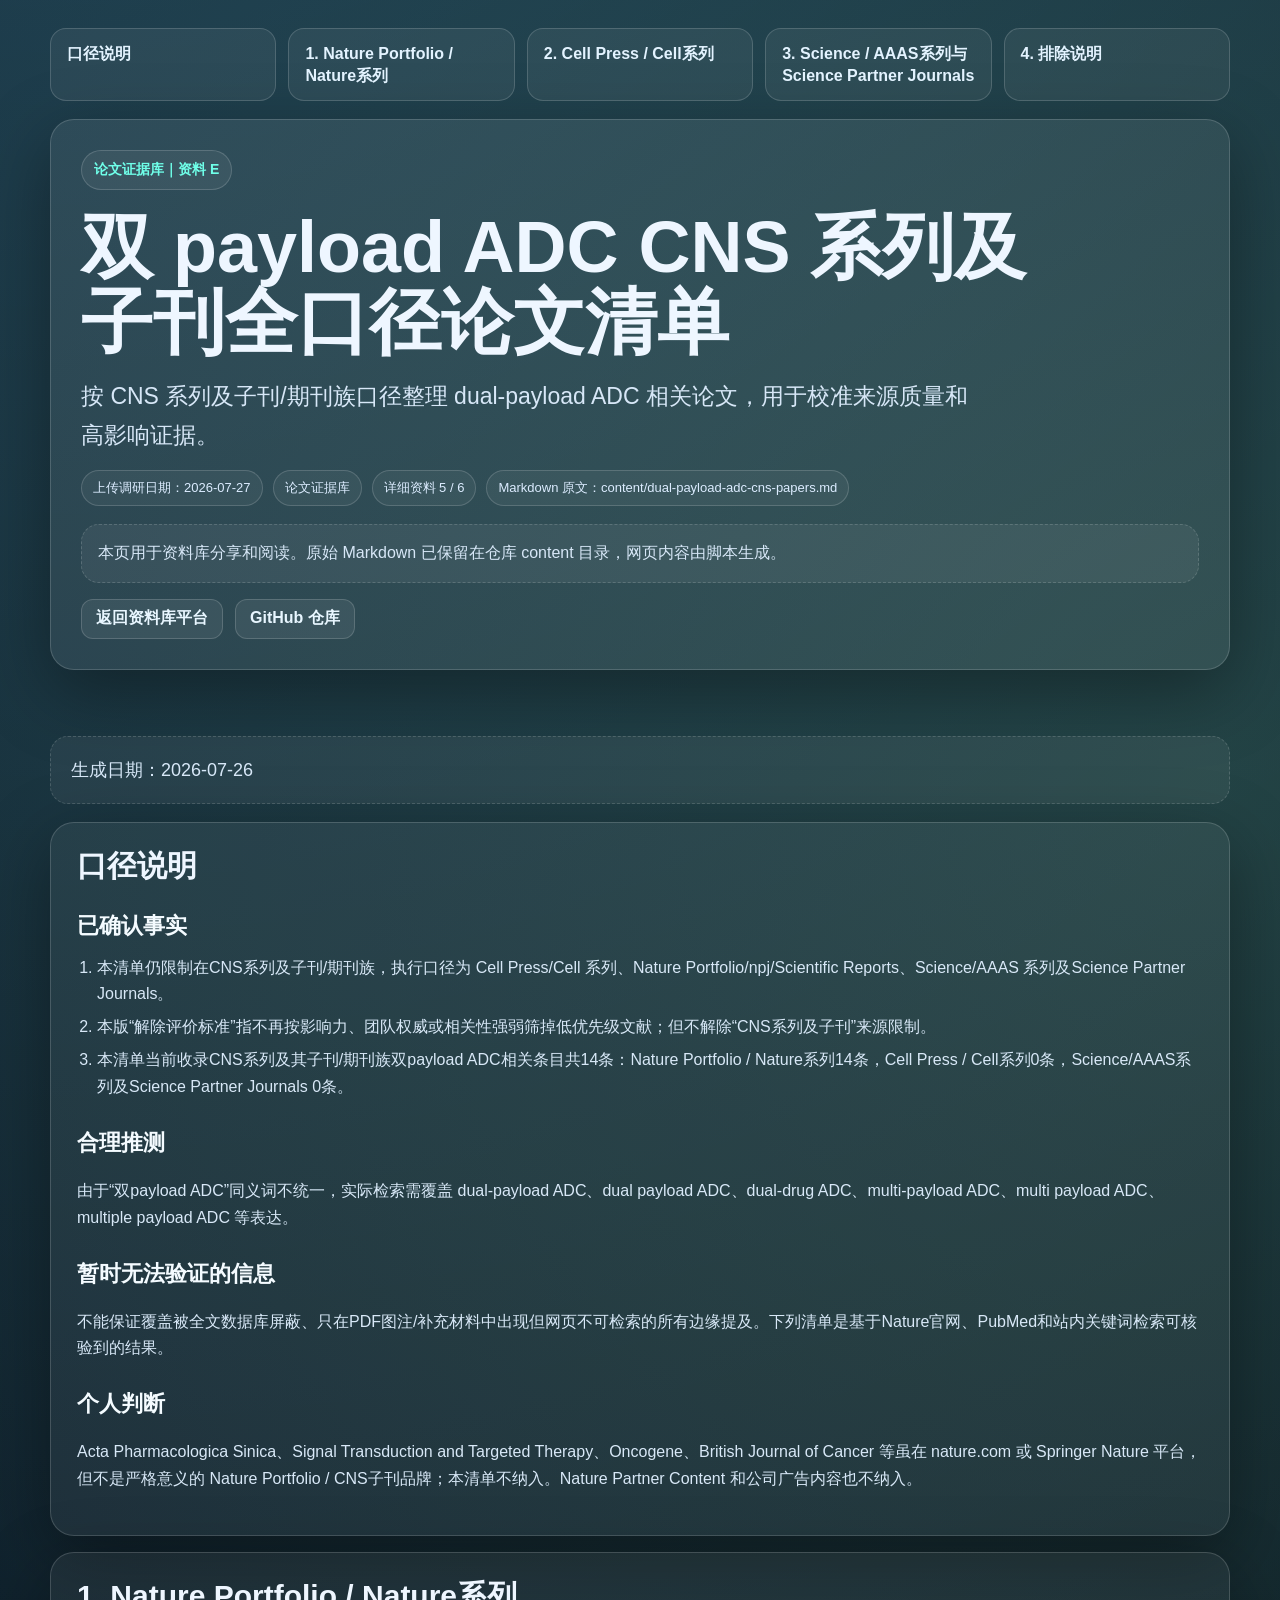
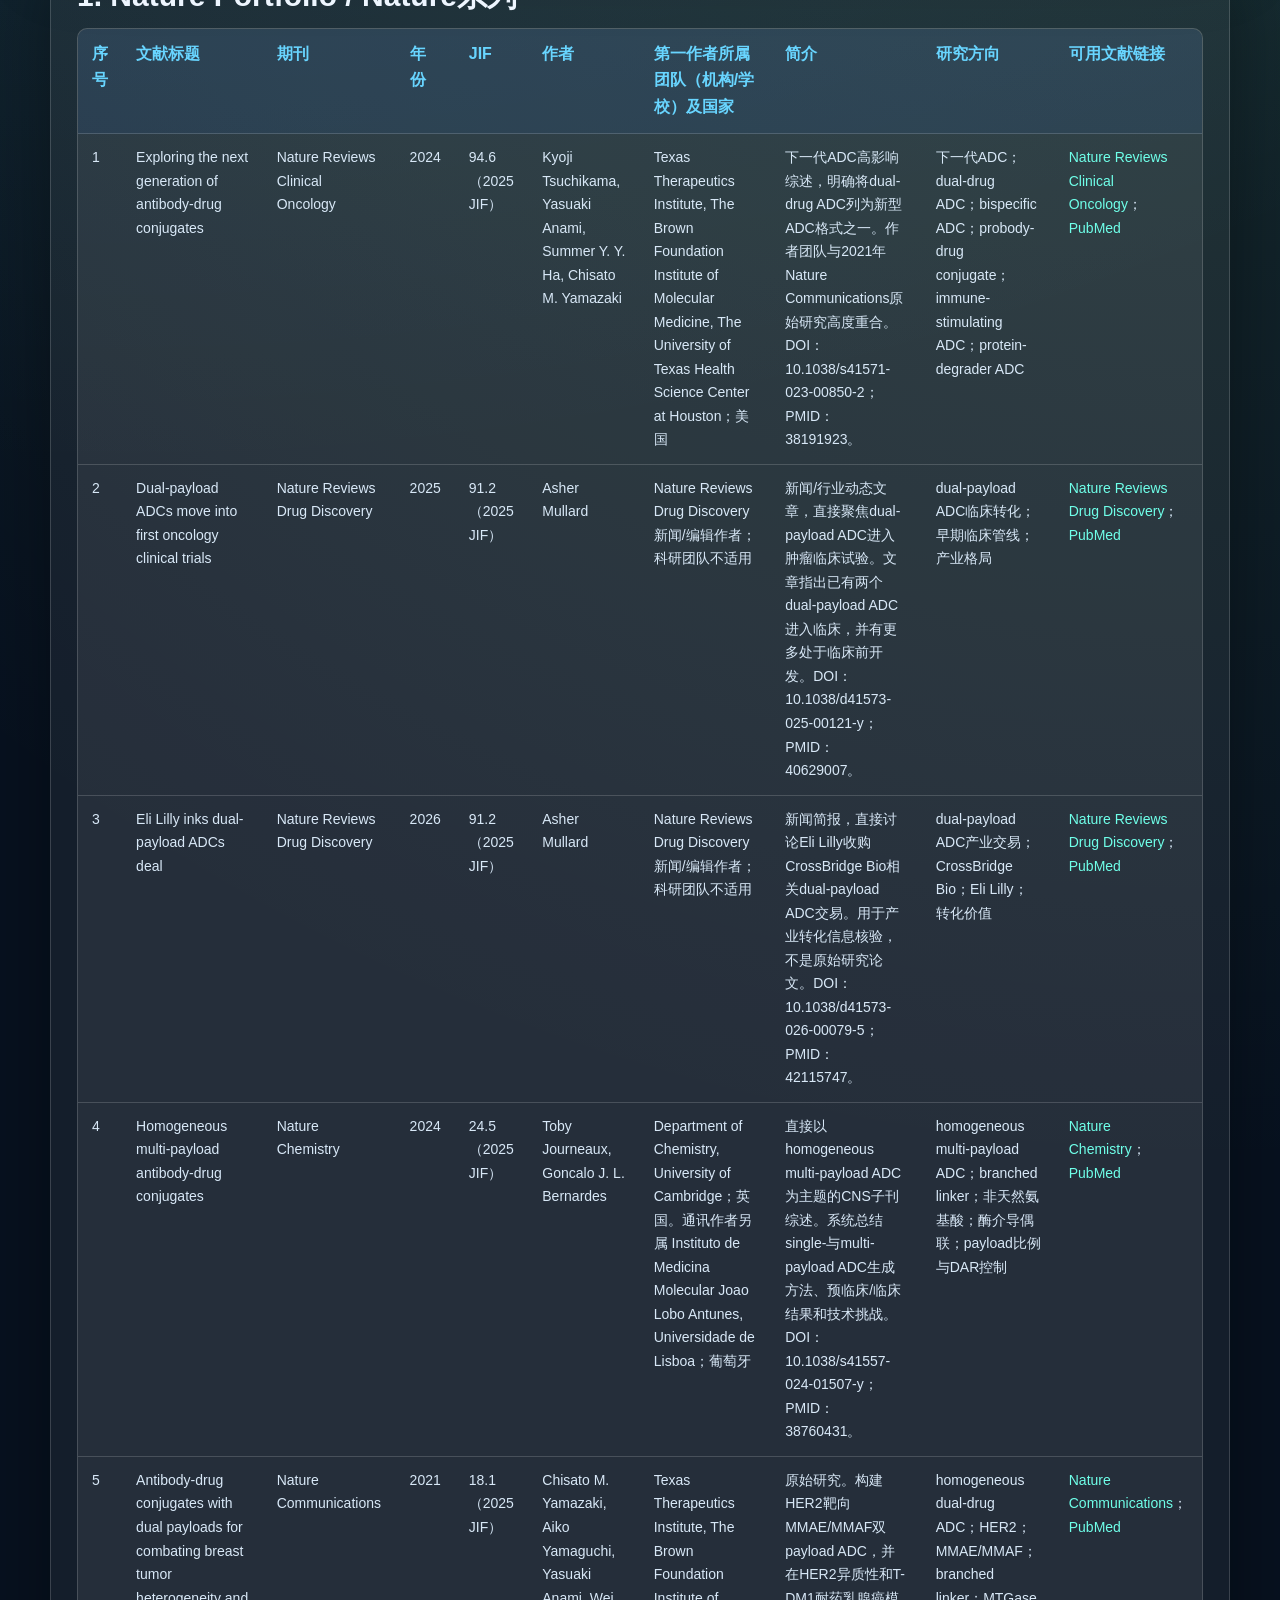
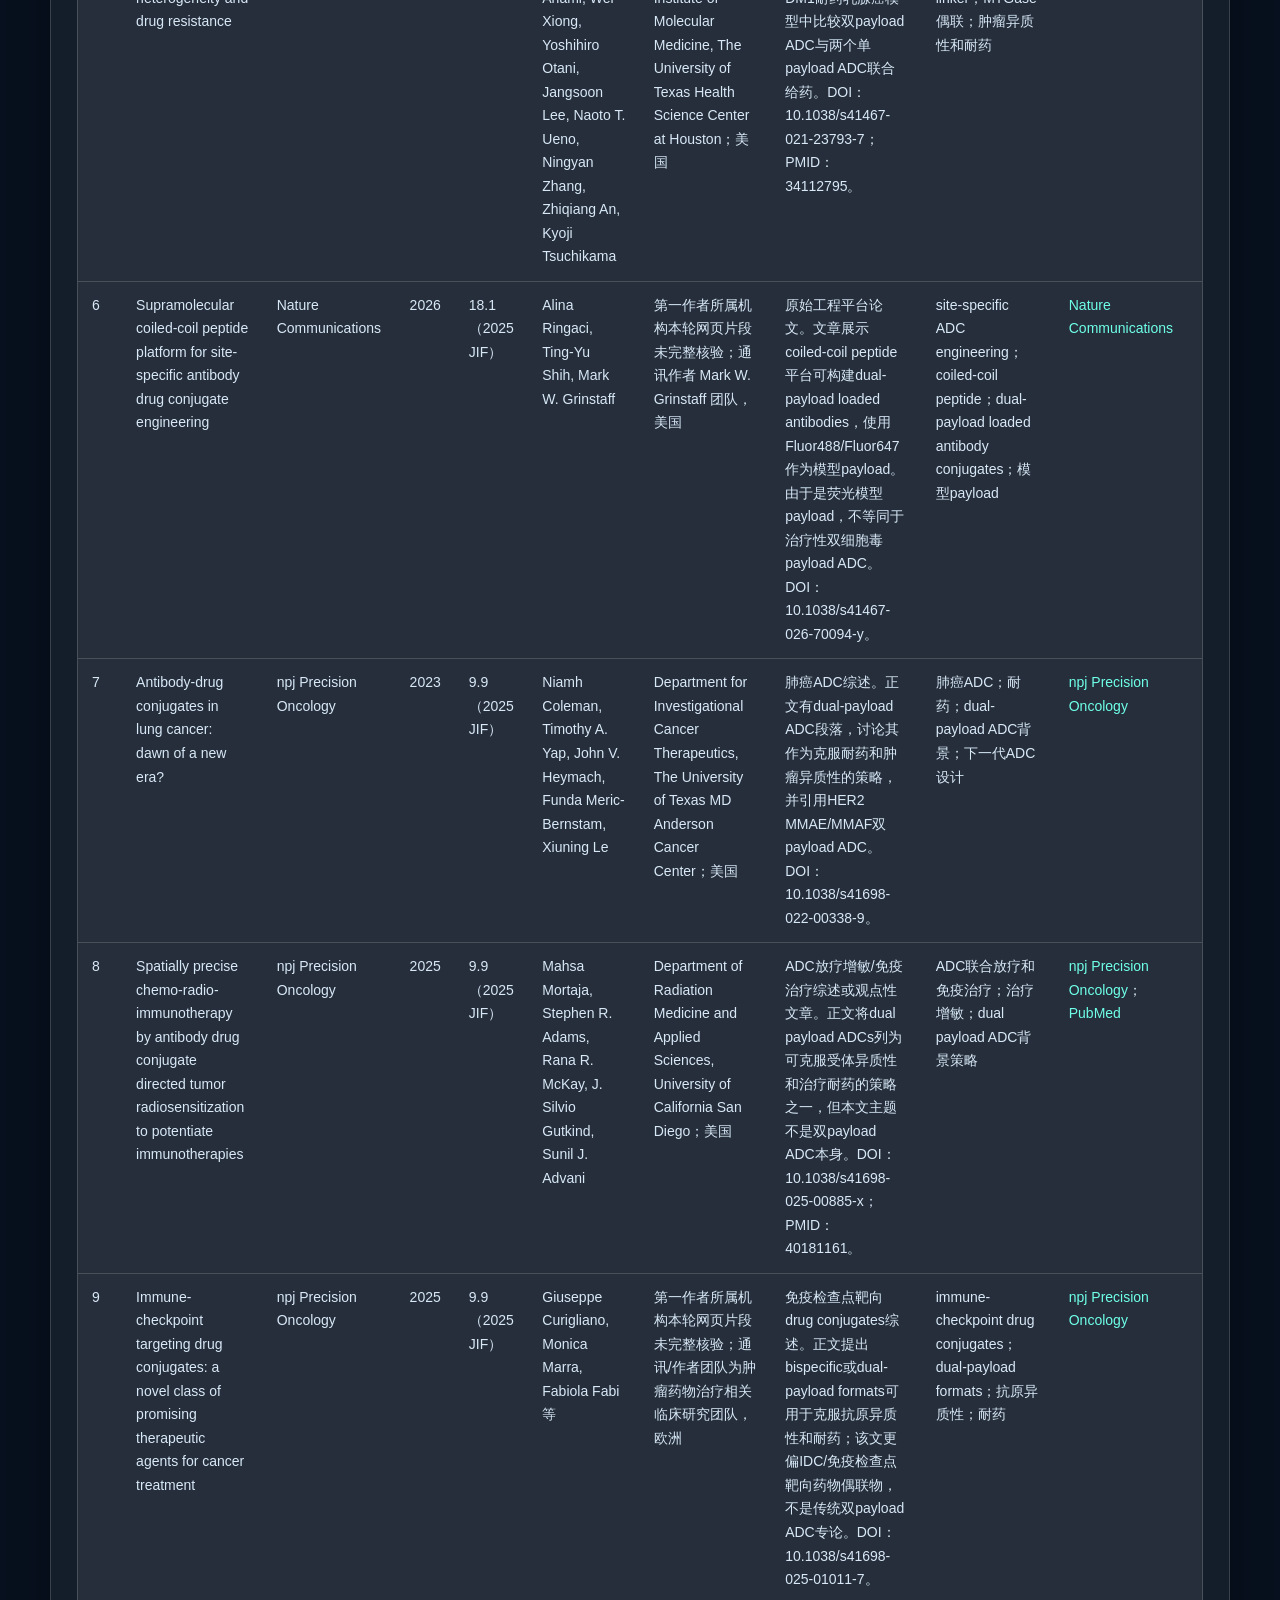
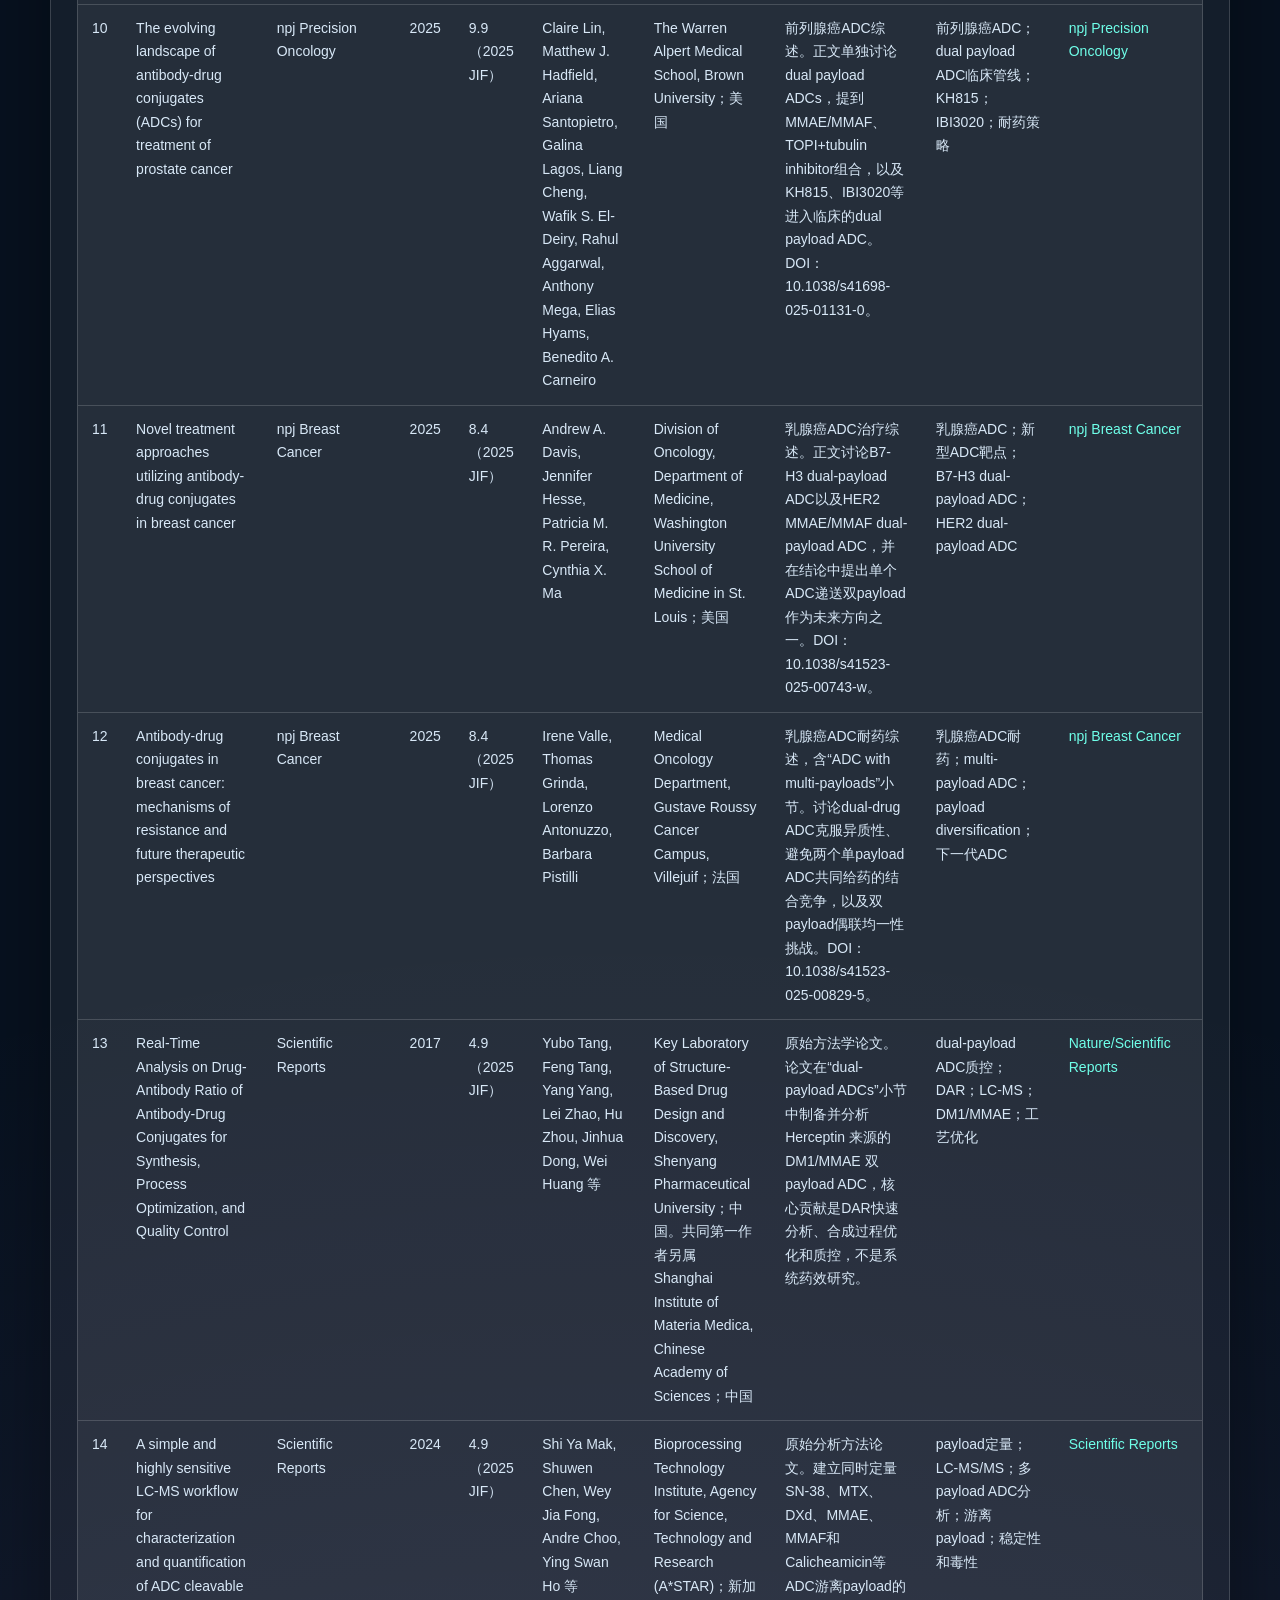
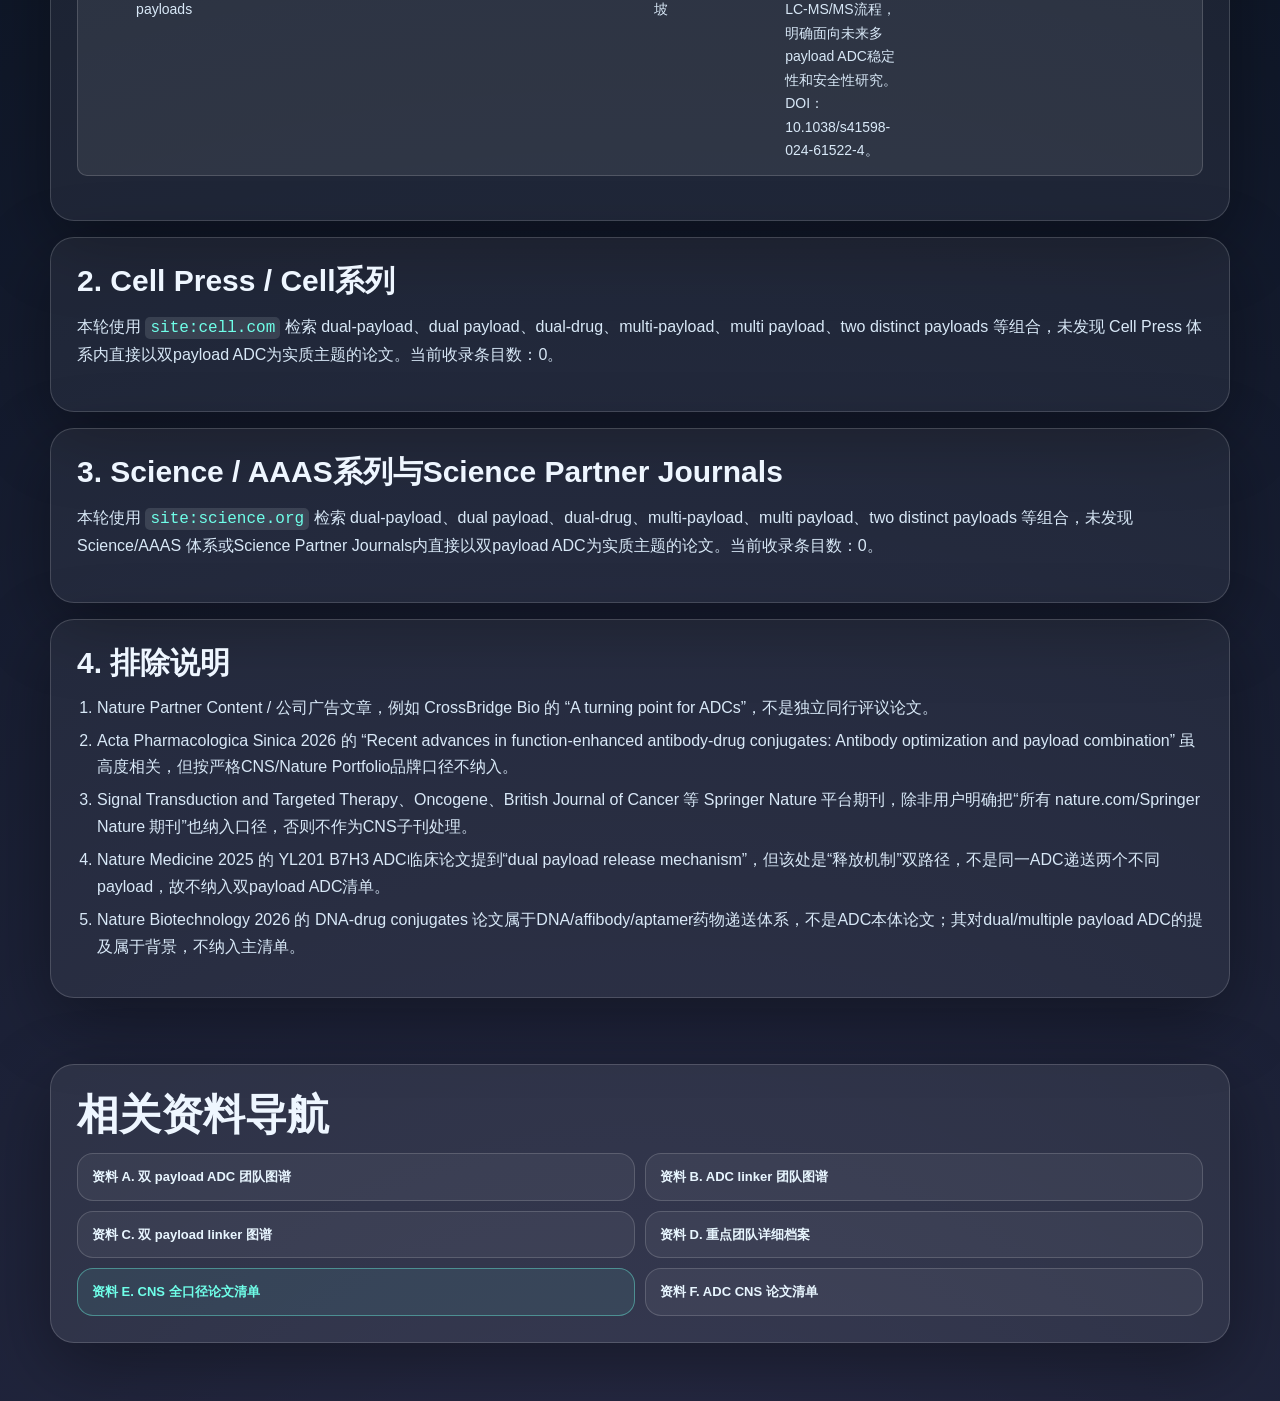
<file: detail-cns-paper-list.html>
<!doctype html>
<html lang="zh-CN">
<head>
  <meta charset="utf-8" />
  <meta name="viewport" content="width=device-width, initial-scale=1" />
  <title>双 payload ADC CNS 系列及子刊全口径论文清单｜ADC 调研资料库平台</title>
  <meta name="description" content="按 CNS 系列及子刊/期刊族口径整理 dual-payload ADC 相关论文，用于校准来源质量和高影响证据。" />
  <link rel="stylesheet" href="./assets/site.css" />
</head>
<body>
  <main class="page">
    <div class="quick section-nav" aria-label="Markdown 章节目录">
      <a href="#口径说明">口径说明</a>
<a href="#1-nature-portfolio-nature系列">1. Nature Portfolio / Nature系列</a>
<a href="#2-cell-press-cell系列">2. Cell Press / Cell系列</a>
<a href="#3-science-aaas系列与science-partner-journals">3. Science / AAAS系列与Science Partner Journals</a>
<a href="#4-排除说明">4. 排除说明</a>
    </div>
    <section class="hero">
      <span class="eyebrow">论文证据库｜资料 E</span>
      <h1>双 payload ADC CNS 系列及子刊全口径论文清单</h1>
      <p class="lead">按 CNS 系列及子刊/期刊族口径整理 dual-payload ADC 相关论文，用于校准来源质量和高影响证据。</p>
      <div class="tag-row">
        <span class="meta-pill">上传调研日期：2026-07-27</span>
        <span class="meta-pill">论文证据库</span>
        <span class="meta-pill">详细资料 5 / 6</span>
        <span class="meta-pill">Markdown 原文：content/dual-payload-adc-cns-papers.md</span>
      </div>
      <div class="note" style="margin-top:18px;">本页用于资料库分享和阅读。原始 Markdown 已保留在仓库 content 目录，网页内容由脚本生成。</div>
      <div class="detail-actions">
        <a href="./index.html">返回资料库平台</a>
        <a href="https://github.com/HJH0331/ADC-" target="_blank" rel="noopener">GitHub 仓库</a>
      </div>
    </section>
    <section class="markdown-page" id="content">
      <p>生成日期：2026-07-26</p>
<section class="markdown-section" id="口径说明"><h2>口径说明</h2>
<h3 id="已确认事实">已确认事实</h3>
<ol><li>本清单仍限制在CNS系列及子刊/期刊族，执行口径为 Cell Press/Cell 系列、Nature Portfolio/npj/Scientific Reports、Science/AAAS 系列及Science Partner Journals。</li>
<li>本版“解除评价标准”指不再按影响力、团队权威或相关性强弱筛掉低优先级文献；但不解除“CNS系列及子刊”来源限制。</li>
<li>本清单当前收录CNS系列及其子刊/期刊族双payload ADC相关条目共14条：Nature Portfolio / Nature系列14条，Cell Press / Cell系列0条，Science/AAAS系列及Science Partner Journals 0条。</li></ol>
<h3 id="合理推测">合理推测</h3>
<p>由于“双payload ADC”同义词不统一，实际检索需覆盖 dual-payload ADC、dual payload ADC、dual-drug ADC、multi-payload ADC、multi payload ADC、multiple payload ADC 等表达。</p>
<h3 id="暂时无法验证的信息">暂时无法验证的信息</h3>
<p>不能保证覆盖被全文数据库屏蔽、只在PDF图注/补充材料中出现但网页不可检索的所有边缘提及。下列清单是基于Nature官网、PubMed和站内关键词检索可核验到的结果。</p>
<h3 id="个人判断">个人判断</h3>
<p>Acta Pharmacologica Sinica、Signal Transduction and Targeted Therapy、Oncogene、British Journal of Cancer 等虽在 nature.com 或 Springer Nature 平台，但不是严格意义的 Nature Portfolio / CNS子刊品牌；本清单不纳入。Nature Partner Content 和公司广告内容也不纳入。</p>
</section>
<section class="markdown-section" id="1-nature-portfolio-nature系列"><h2>1. Nature Portfolio / Nature系列</h2>
<div class="table-wrap"><table><thead><tr><th>序号</th><th>文献标题</th><th>期刊</th><th>年份</th><th>JIF</th><th>作者</th><th>第一作者所属团队（机构/学校）及国家</th><th>简介</th><th>研究方向</th><th>可用文献链接</th></tr></thead><tbody><tr><td>1</td><td>Exploring the next generation of antibody-drug conjugates</td><td>Nature Reviews Clinical Oncology</td><td>2024</td><td>94.6（2025 JIF）</td><td>Kyoji Tsuchikama, Yasuaki Anami, Summer Y. Y. Ha, Chisato M. Yamazaki</td><td>Texas Therapeutics Institute, The Brown Foundation Institute of Molecular Medicine, The University of Texas Health Science Center at Houston；美国</td><td>下一代ADC高影响综述，明确将dual-drug ADC列为新型ADC格式之一。作者团队与2021年Nature Communications原始研究高度重合。DOI：10.1038/s41571-023-00850-2；PMID：38191923。</td><td>下一代ADC；dual-drug ADC；bispecific ADC；probody-drug conjugate；immune-stimulating ADC；protein-degrader ADC</td><td><a href="https://www.nature.com/articles/s41571-023-00850-2" target="_blank" rel="noopener">Nature Reviews Clinical Oncology</a>；<a href="https://pubmed.ncbi.nlm.nih.gov/38191923/" target="_blank" rel="noopener">PubMed</a></td></tr>
<tr><td>2</td><td>Dual-payload ADCs move into first oncology clinical trials</td><td>Nature Reviews Drug Discovery</td><td>2025</td><td>91.2（2025 JIF）</td><td>Asher Mullard</td><td>Nature Reviews Drug Discovery 新闻/编辑作者；科研团队不适用</td><td>新闻/行业动态文章，直接聚焦dual-payload ADC进入肿瘤临床试验。文章指出已有两个dual-payload ADC进入临床，并有更多处于临床前开发。DOI：10.1038/d41573-025-00121-y；PMID：40629007。</td><td>dual-payload ADC临床转化；早期临床管线；产业格局</td><td><a href="https://www.nature.com/articles/d41573-025-00121-y" target="_blank" rel="noopener">Nature Reviews Drug Discovery</a>；<a href="https://pubmed.ncbi.nlm.nih.gov/40629007/" target="_blank" rel="noopener">PubMed</a></td></tr>
<tr><td>3</td><td>Eli Lilly inks dual-payload ADCs deal</td><td>Nature Reviews Drug Discovery</td><td>2026</td><td>91.2（2025 JIF）</td><td>Asher Mullard</td><td>Nature Reviews Drug Discovery 新闻/编辑作者；科研团队不适用</td><td>新闻简报，直接讨论Eli Lilly收购CrossBridge Bio相关dual-payload ADC交易。用于产业转化信息核验，不是原始研究论文。DOI：10.1038/d41573-026-00079-5；PMID：42115747。</td><td>dual-payload ADC产业交易；CrossBridge Bio；Eli Lilly；转化价值</td><td><a href="https://www.nature.com/articles/d41573-026-00079-5" target="_blank" rel="noopener">Nature Reviews Drug Discovery</a>；<a href="https://pubmed.ncbi.nlm.nih.gov/42115747/" target="_blank" rel="noopener">PubMed</a></td></tr>
<tr><td>4</td><td>Homogeneous multi-payload antibody-drug conjugates</td><td>Nature Chemistry</td><td>2024</td><td>24.5（2025 JIF）</td><td>Toby Journeaux, Goncalo J. L. Bernardes</td><td>Department of Chemistry, University of Cambridge；英国。通讯作者另属 Instituto de Medicina Molecular Joao Lobo Antunes, Universidade de Lisboa；葡萄牙</td><td>直接以homogeneous multi-payload ADC为主题的CNS子刊综述。系统总结single-与multi-payload ADC生成方法、预临床/临床结果和技术挑战。DOI：10.1038/s41557-024-01507-y；PMID：38760431。</td><td>homogeneous multi-payload ADC；branched linker；非天然氨基酸；酶介导偶联；payload比例与DAR控制</td><td><a href="https://www.nature.com/articles/s41557-024-01507-y" target="_blank" rel="noopener">Nature Chemistry</a>；<a href="https://pubmed.ncbi.nlm.nih.gov/38760431/" target="_blank" rel="noopener">PubMed</a></td></tr>
<tr><td>5</td><td>Antibody-drug conjugates with dual payloads for combating breast tumor heterogeneity and drug resistance</td><td>Nature Communications</td><td>2021</td><td>18.1（2025 JIF）</td><td>Chisato M. Yamazaki, Aiko Yamaguchi, Yasuaki Anami, Wei Xiong, Yoshihiro Otani, Jangsoon Lee, Naoto T. Ueno, Ningyan Zhang, Zhiqiang An, Kyoji Tsuchikama</td><td>Texas Therapeutics Institute, The Brown Foundation Institute of Molecular Medicine, The University of Texas Health Science Center at Houston；美国</td><td>原始研究。构建HER2靶向MMAE/MMAF双payload ADC，并在HER2异质性和T-DM1耐药乳腺癌模型中比较双payload ADC与两个单payload ADC联合给药。DOI：10.1038/s41467-021-23793-7；PMID：34112795。</td><td>homogeneous dual-drug ADC；HER2；MMAE/MMAF；branched linker；MTGase偶联；肿瘤异质性和耐药</td><td><a href="https://www.nature.com/articles/s41467-021-23793-7" target="_blank" rel="noopener">Nature Communications</a>；<a href="https://pubmed.ncbi.nlm.nih.gov/34112795/" target="_blank" rel="noopener">PubMed</a></td></tr>
<tr><td>6</td><td>Supramolecular coiled-coil peptide platform for site-specific antibody drug conjugate engineering</td><td>Nature Communications</td><td>2026</td><td>18.1（2025 JIF）</td><td>Alina Ringaci, Ting-Yu Shih, Mark W. Grinstaff</td><td>第一作者所属机构本轮网页片段未完整核验；通讯作者 Mark W. Grinstaff 团队，美国</td><td>原始工程平台论文。文章展示coiled-coil peptide平台可构建dual-payload loaded antibodies，使用Fluor488/Fluor647作为模型payload。由于是荧光模型payload，不等同于治疗性双细胞毒payload ADC。DOI：10.1038/s41467-026-70094-y。</td><td>site-specific ADC engineering；coiled-coil peptide；dual-payload loaded antibody conjugates；模型payload</td><td><a href="https://www.nature.com/articles/s41467-026-70094-y" target="_blank" rel="noopener">Nature Communications</a></td></tr>
<tr><td>7</td><td>Antibody-drug conjugates in lung cancer: dawn of a new era?</td><td>npj Precision Oncology</td><td>2023</td><td>9.9（2025 JIF）</td><td>Niamh Coleman, Timothy A. Yap, John V. Heymach, Funda Meric-Bernstam, Xiuning Le</td><td>Department for Investigational Cancer Therapeutics, The University of Texas MD Anderson Cancer Center；美国</td><td>肺癌ADC综述。正文有dual-payload ADC段落，讨论其作为克服耐药和肿瘤异质性的策略，并引用HER2 MMAE/MMAF双payload ADC。DOI：10.1038/s41698-022-00338-9。</td><td>肺癌ADC；耐药；dual-payload ADC背景；下一代ADC设计</td><td><a href="https://www.nature.com/articles/s41698-022-00338-9" target="_blank" rel="noopener">npj Precision Oncology</a></td></tr>
<tr><td>8</td><td>Spatially precise chemo-radio-immunotherapy by antibody drug conjugate directed tumor radiosensitization to potentiate immunotherapies</td><td>npj Precision Oncology</td><td>2025</td><td>9.9（2025 JIF）</td><td>Mahsa Mortaja, Stephen R. Adams, Rana R. McKay, J. Silvio Gutkind, Sunil J. Advani</td><td>Department of Radiation Medicine and Applied Sciences, University of California San Diego；美国</td><td>ADC放疗增敏/免疫治疗综述或观点性文章。正文将dual payload ADCs列为可克服受体异质性和治疗耐药的策略之一，但本文主题不是双payload ADC本身。DOI：10.1038/s41698-025-00885-x；PMID：40181161。</td><td>ADC联合放疗和免疫治疗；治疗增敏；dual payload ADC背景策略</td><td><a href="https://www.nature.com/articles/s41698-025-00885-x" target="_blank" rel="noopener">npj Precision Oncology</a>；<a href="https://pubmed.ncbi.nlm.nih.gov/40181161/" target="_blank" rel="noopener">PubMed</a></td></tr>
<tr><td>9</td><td>Immune-checkpoint targeting drug conjugates: a novel class of promising therapeutic agents for cancer treatment</td><td>npj Precision Oncology</td><td>2025</td><td>9.9（2025 JIF）</td><td>Giuseppe Curigliano, Monica Marra, Fabiola Fabi 等</td><td>第一作者所属机构本轮网页片段未完整核验；通讯/作者团队为肿瘤药物治疗相关临床研究团队，欧洲</td><td>免疫检查点靶向drug conjugates综述。正文提出bispecific或dual-payload formats可用于克服抗原异质性和耐药；该文更偏IDC/免疫检查点靶向药物偶联物，不是传统双payload ADC专论。DOI：10.1038/s41698-025-01011-7。</td><td>immune-checkpoint drug conjugates；dual-payload formats；抗原异质性；耐药</td><td><a href="https://www.nature.com/articles/s41698-025-01011-7" target="_blank" rel="noopener">npj Precision Oncology</a></td></tr>
<tr><td>10</td><td>The evolving landscape of antibody-drug conjugates (ADCs) for treatment of prostate cancer</td><td>npj Precision Oncology</td><td>2025</td><td>9.9（2025 JIF）</td><td>Claire Lin, Matthew J. Hadfield, Ariana Santopietro, Galina Lagos, Liang Cheng, Wafik S. El-Deiry, Rahul Aggarwal, Anthony Mega, Elias Hyams, Benedito A. Carneiro</td><td>The Warren Alpert Medical School, Brown University；美国</td><td>前列腺癌ADC综述。正文单独讨论dual payload ADCs，提到MMAE/MMAF、TOPI+tubulin inhibitor组合，以及KH815、IBI3020等进入临床的dual payload ADC。DOI：10.1038/s41698-025-01131-0。</td><td>前列腺癌ADC；dual payload ADC临床管线；KH815；IBI3020；耐药策略</td><td><a href="https://www.nature.com/articles/s41698-025-01131-0" target="_blank" rel="noopener">npj Precision Oncology</a></td></tr>
<tr><td>11</td><td>Novel treatment approaches utilizing antibody-drug conjugates in breast cancer</td><td>npj Breast Cancer</td><td>2025</td><td>8.4（2025 JIF）</td><td>Andrew A. Davis, Jennifer Hesse, Patricia M. R. Pereira, Cynthia X. Ma</td><td>Division of Oncology, Department of Medicine, Washington University School of Medicine in St. Louis；美国</td><td>乳腺癌ADC治疗综述。正文讨论B7-H3 dual-payload ADC以及HER2 MMAE/MMAF dual-payload ADC，并在结论中提出单个ADC递送双payload作为未来方向之一。DOI：10.1038/s41523-025-00743-w。</td><td>乳腺癌ADC；新型ADC靶点；B7-H3 dual-payload ADC；HER2 dual-payload ADC</td><td><a href="https://www.nature.com/articles/s41523-025-00743-w" target="_blank" rel="noopener">npj Breast Cancer</a></td></tr>
<tr><td>12</td><td>Antibody-drug conjugates in breast cancer: mechanisms of resistance and future therapeutic perspectives</td><td>npj Breast Cancer</td><td>2025</td><td>8.4（2025 JIF）</td><td>Irene Valle, Thomas Grinda, Lorenzo Antonuzzo, Barbara Pistilli</td><td>Medical Oncology Department, Gustave Roussy Cancer Campus, Villejuif；法国</td><td>乳腺癌ADC耐药综述，含“ADC with multi-payloads”小节。讨论dual-drug ADC克服异质性、避免两个单payload ADC共同给药的结合竞争，以及双payload偶联均一性挑战。DOI：10.1038/s41523-025-00829-5。</td><td>乳腺癌ADC耐药；multi-payload ADC；payload diversification；下一代ADC</td><td><a href="https://www.nature.com/articles/s41523-025-00829-5" target="_blank" rel="noopener">npj Breast Cancer</a></td></tr>
<tr><td>13</td><td>Real-Time Analysis on Drug-Antibody Ratio of Antibody-Drug Conjugates for Synthesis, Process Optimization, and Quality Control</td><td>Scientific Reports</td><td>2017</td><td>4.9（2025 JIF）</td><td>Yubo Tang, Feng Tang, Yang Yang, Lei Zhao, Hu Zhou, Jinhua Dong, Wei Huang 等</td><td>Key Laboratory of Structure-Based Drug Design and Discovery, Shenyang Pharmaceutical University；中国。共同第一作者另属 Shanghai Institute of Materia Medica, Chinese Academy of Sciences；中国</td><td>原始方法学论文。论文在“dual-payload ADCs”小节中制备并分析 Herceptin 来源的 DM1/MMAE 双payload ADC，核心贡献是DAR快速分析、合成过程优化和质控，不是系统药效研究。</td><td>dual-payload ADC质控；DAR；LC-MS；DM1/MMAE；工艺优化</td><td><a href="https://www.nature.com/articles/s41598-017-08151-2" target="_blank" rel="noopener">Nature/Scientific Reports</a></td></tr>
<tr><td>14</td><td>A simple and highly sensitive LC-MS workflow for characterization and quantification of ADC cleavable payloads</td><td>Scientific Reports</td><td>2024</td><td>4.9（2025 JIF）</td><td>Shi Ya Mak, Shuwen Chen, Wey Jia Fong, Andre Choo, Ying Swan Ho 等</td><td>Bioprocessing Technology Institute, Agency for Science, Technology and Research (A*STAR)；新加坡</td><td>原始分析方法论文。建立同时定量SN-38、MTX、DXd、MMAE、MMAF和Calicheamicin等ADC游离payload的LC-MS/MS流程，明确面向未来多payload ADC稳定性和安全性研究。DOI：10.1038/s41598-024-61522-4。</td><td>payload定量；LC-MS/MS；多payload ADC分析；游离payload；稳定性和毒性</td><td><a href="https://www.nature.com/articles/s41598-024-61522-4" target="_blank" rel="noopener">Scientific Reports</a></td></tr></tbody></table></div>
</section>
<section class="markdown-section" id="2-cell-press-cell系列"><h2>2. Cell Press / Cell系列</h2>
<p>本轮使用 <code>site:cell.com</code> 检索 dual-payload、dual payload、dual-drug、multi-payload、multi payload、two distinct payloads 等组合，未发现 Cell Press 体系内直接以双payload ADC为实质主题的论文。当前收录条目数：0。</p>
</section>
<section class="markdown-section" id="3-science-aaas系列与science-partner-journals"><h2>3. Science / AAAS系列与Science Partner Journals</h2>
<p>本轮使用 <code>site:science.org</code> 检索 dual-payload、dual payload、dual-drug、multi-payload、multi payload、two distinct payloads 等组合，未发现 Science/AAAS 体系或Science Partner Journals内直接以双payload ADC为实质主题的论文。当前收录条目数：0。</p>
</section>
<section class="markdown-section" id="4-排除说明"><h2>4. 排除说明</h2>
<ol><li>Nature Partner Content / 公司广告文章，例如 CrossBridge Bio 的 “A turning point for ADCs”，不是独立同行评议论文。</li>
<li>Acta Pharmacologica Sinica 2026 的 “Recent advances in function-enhanced antibody-drug conjugates: Antibody optimization and payload combination” 虽高度相关，但按严格CNS/Nature Portfolio品牌口径不纳入。</li>
<li>Signal Transduction and Targeted Therapy、Oncogene、British Journal of Cancer 等 Springer Nature 平台期刊，除非用户明确把“所有 nature.com/Springer Nature 期刊”也纳入口径，否则不作为CNS子刊处理。</li>
<li>Nature Medicine 2025 的 YL201 B7H3 ADC临床论文提到“dual payload release mechanism”，但该处是“释放机制”双路径，不是同一ADC递送两个不同payload，故不纳入双payload ADC清单。</li>
<li>Nature Biotechnology 2026 的 DNA-drug conjugates 论文属于DNA/affibody/aptamer药物递送体系，不是ADC本体论文；其对dual/multiple payload ADC的提及属于背景，不纳入主清单。</li></ol>
</section>
    </section>
    <section class="section compact-section" id="related">
      <h2>相关资料导航</h2>
      <div class="related"><a class="mini-link" href="./detail-01-dual-payload-adc-teams.html">资料 A. 双 payload ADC 团队图谱</a><a class="mini-link" href="./detail-02-adc-linker-teams.html">资料 B. ADC linker 团队图谱</a><a class="mini-link" href="./detail-03-dual-payload-adc-linker-teams.html">资料 C. 双 payload linker 图谱</a><a class="mini-link" href="./detail-04-dual-payload-adc-team-details.html">资料 D. 重点团队详细档案</a><a class="mini-link active" href="./detail-cns-paper-list.html">资料 E. CNS 全口径论文清单</a><a class="mini-link" href="./detail-adc-cns-paper-list.html">资料 F. ADC CNS 论文清单</a></div>
    </section>
  </main>
</body>
</html>
</file>
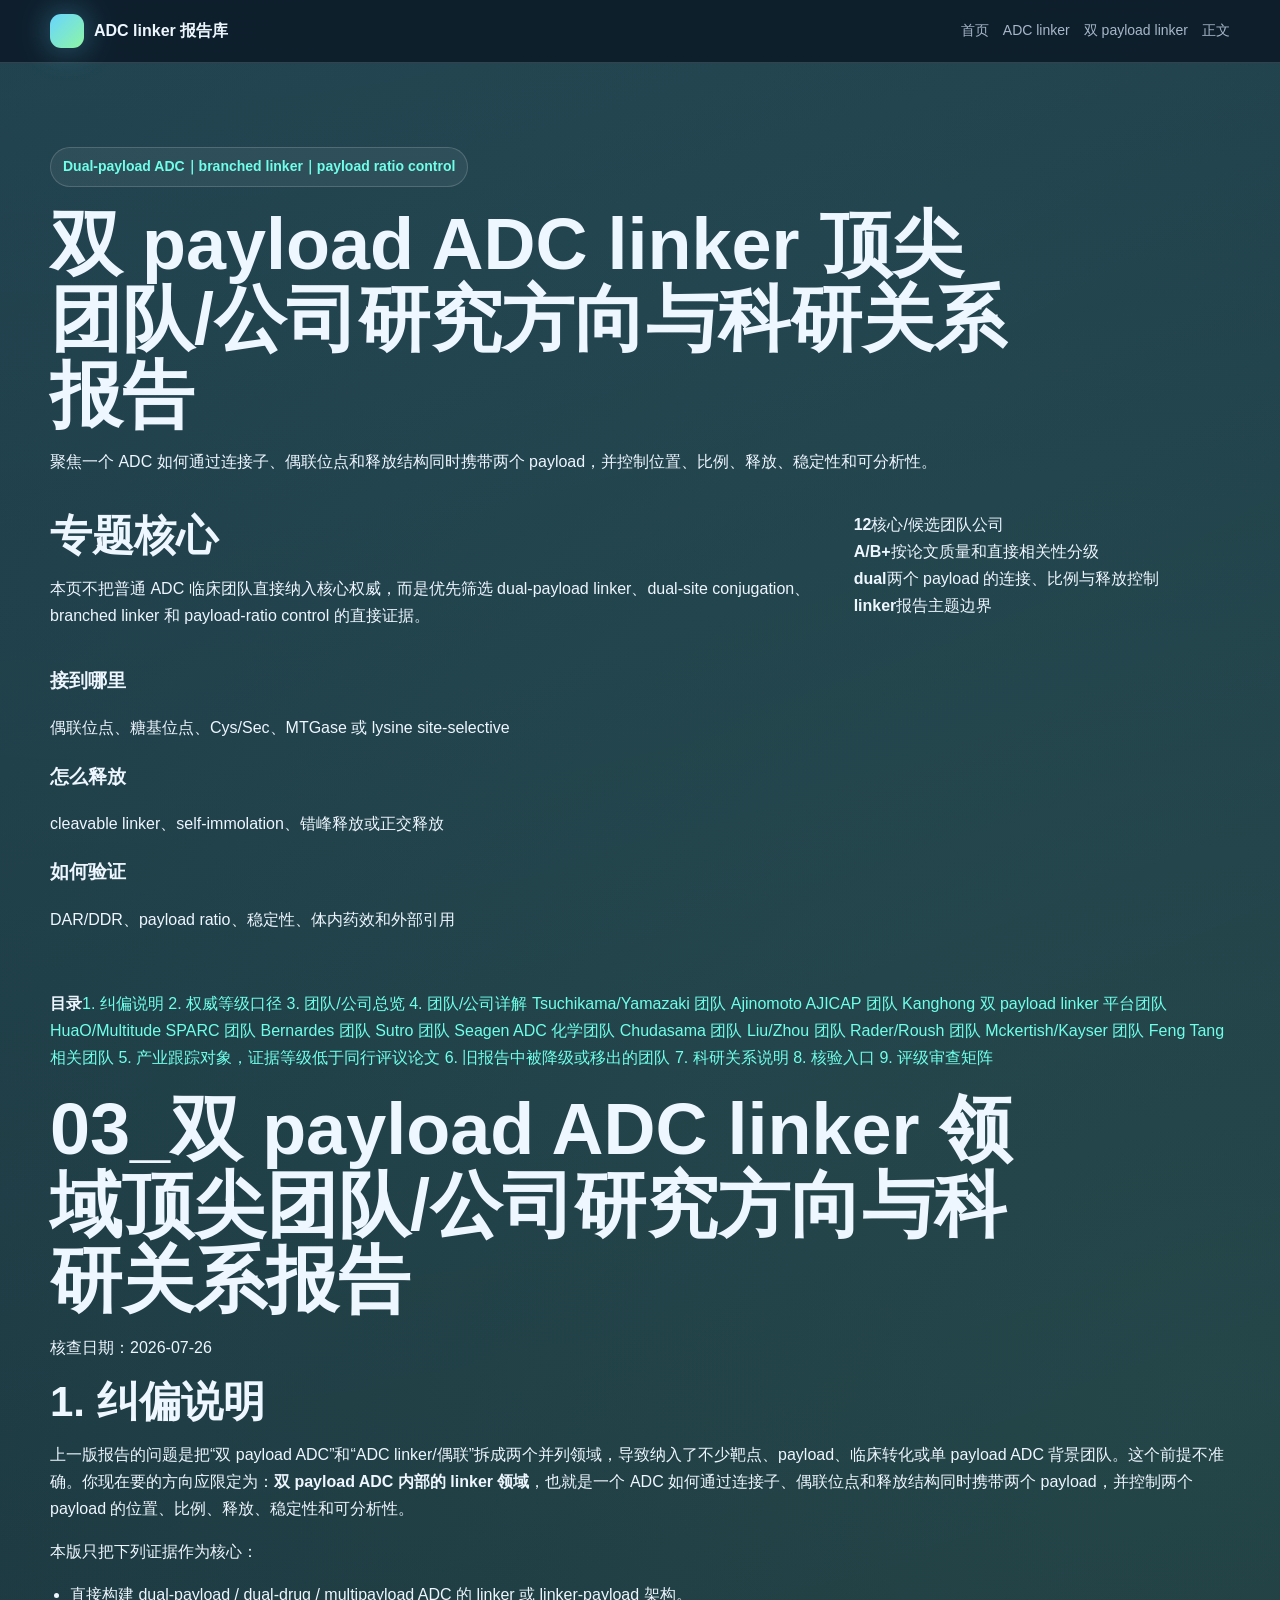
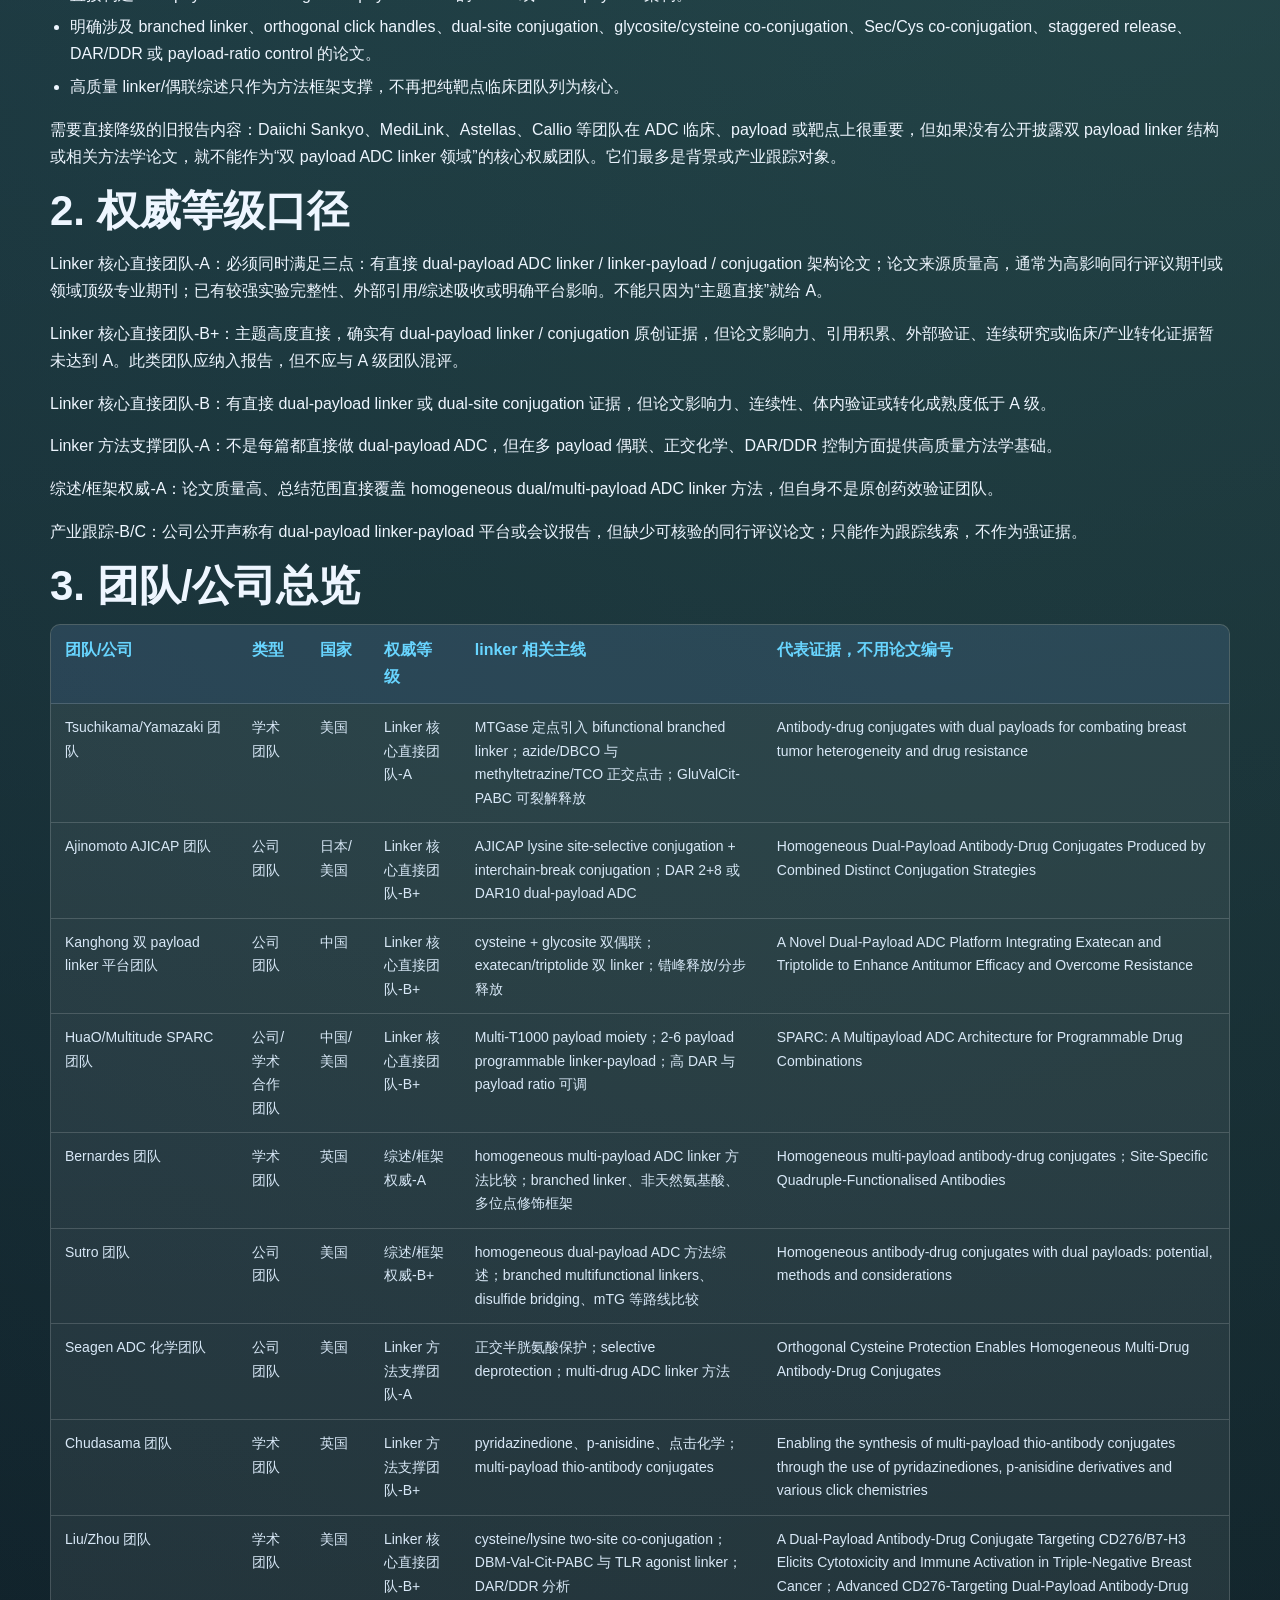
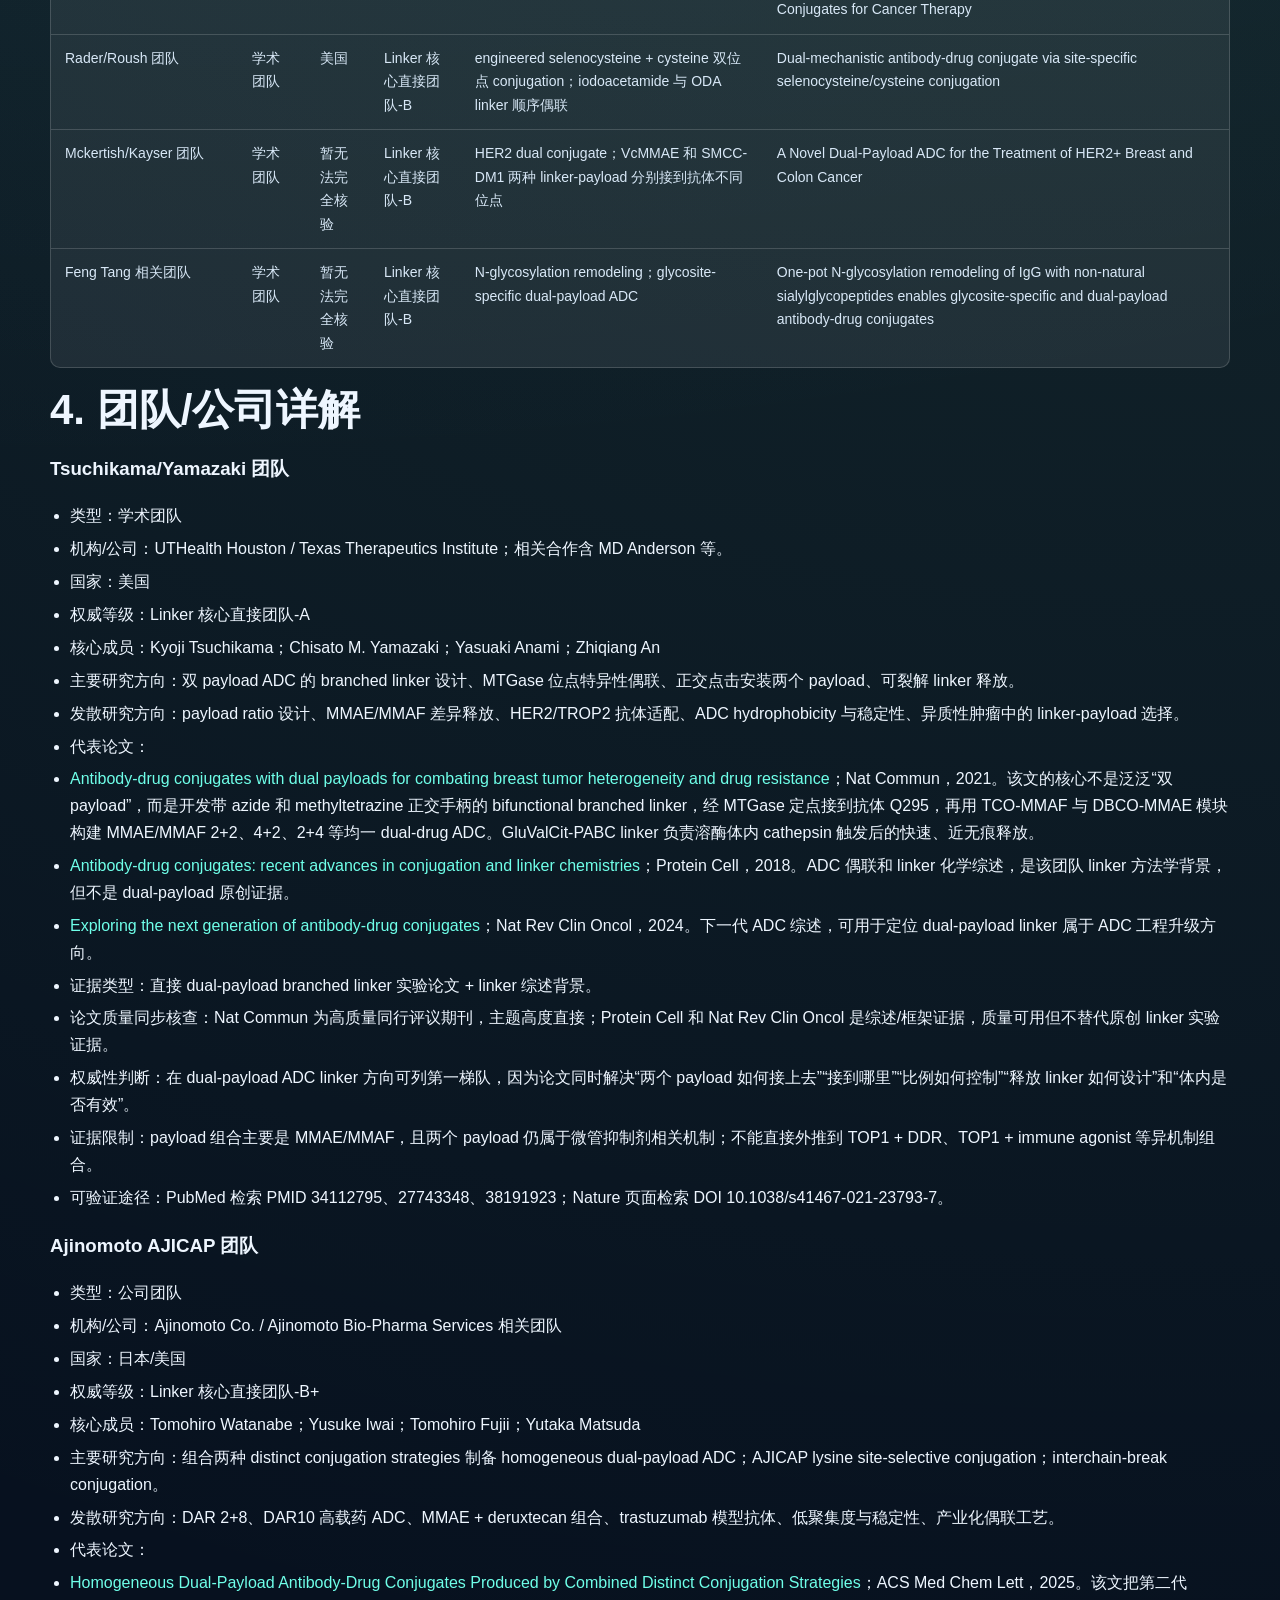
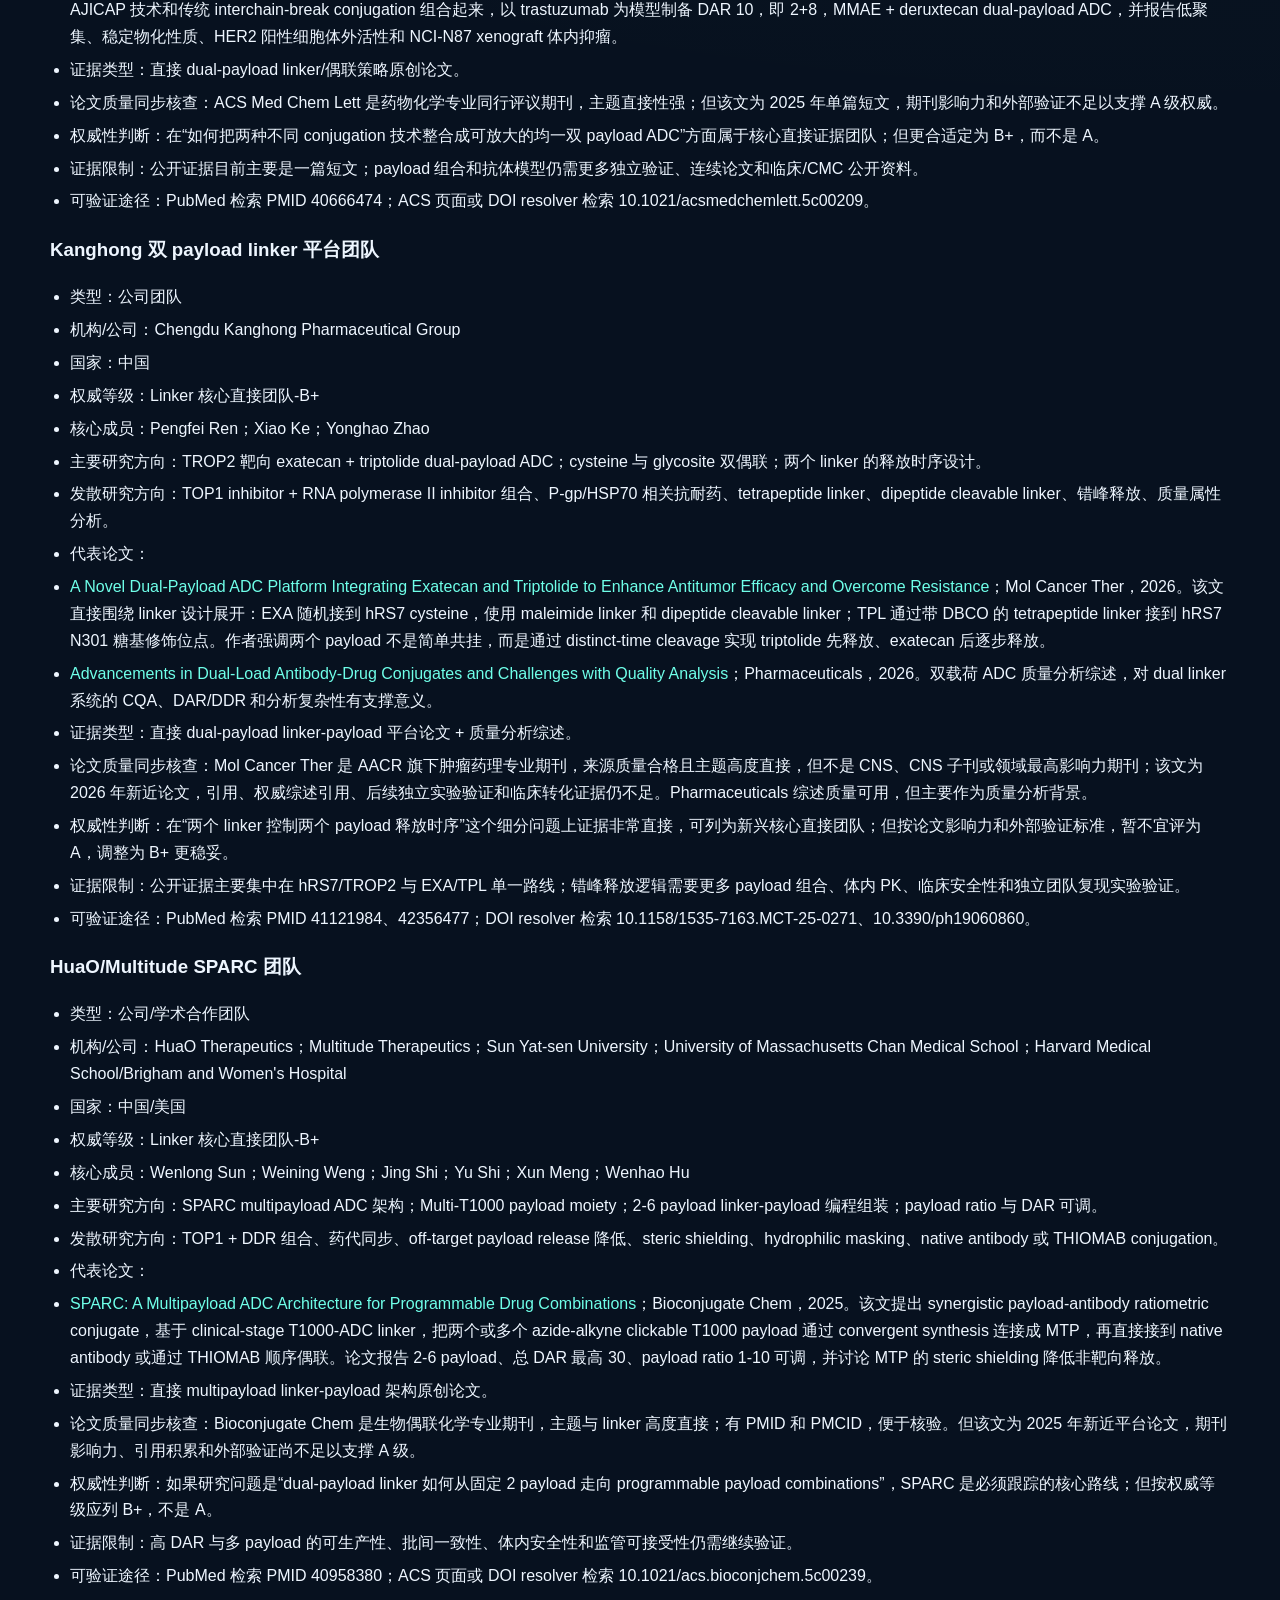
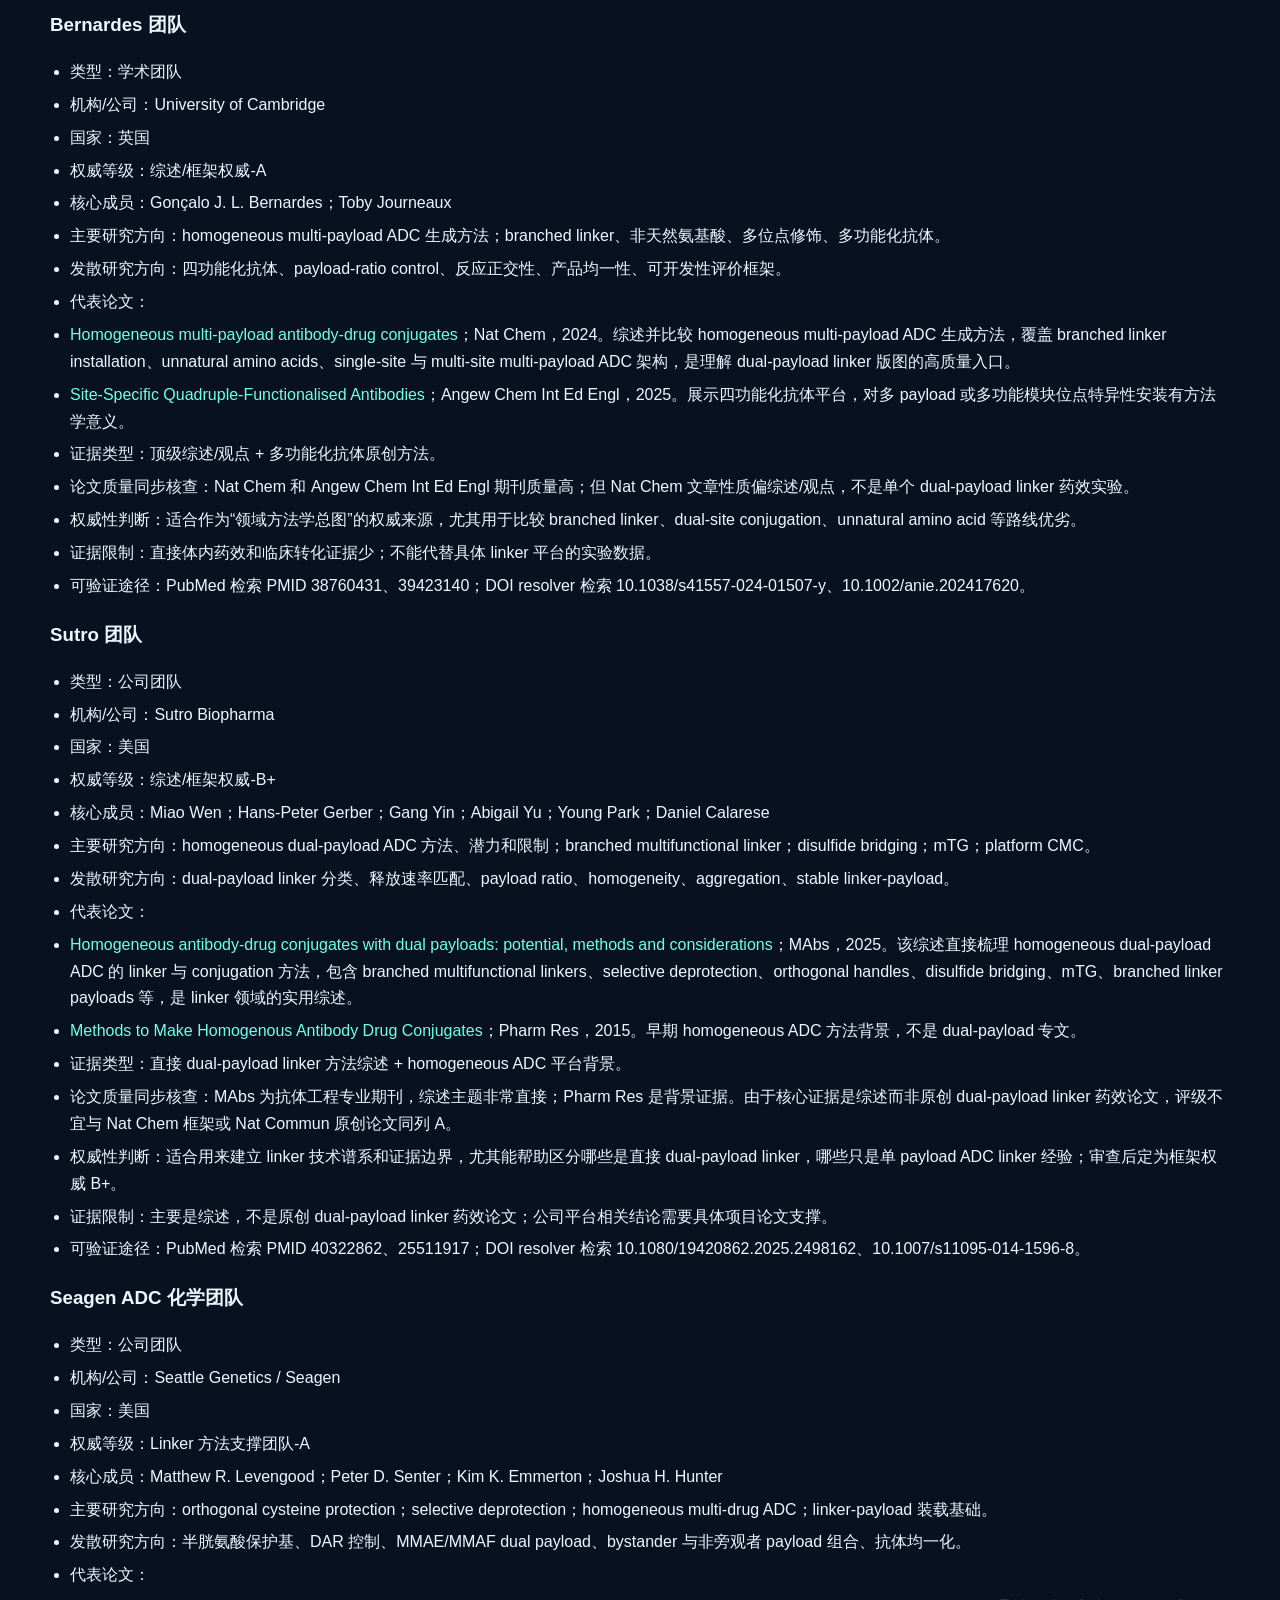
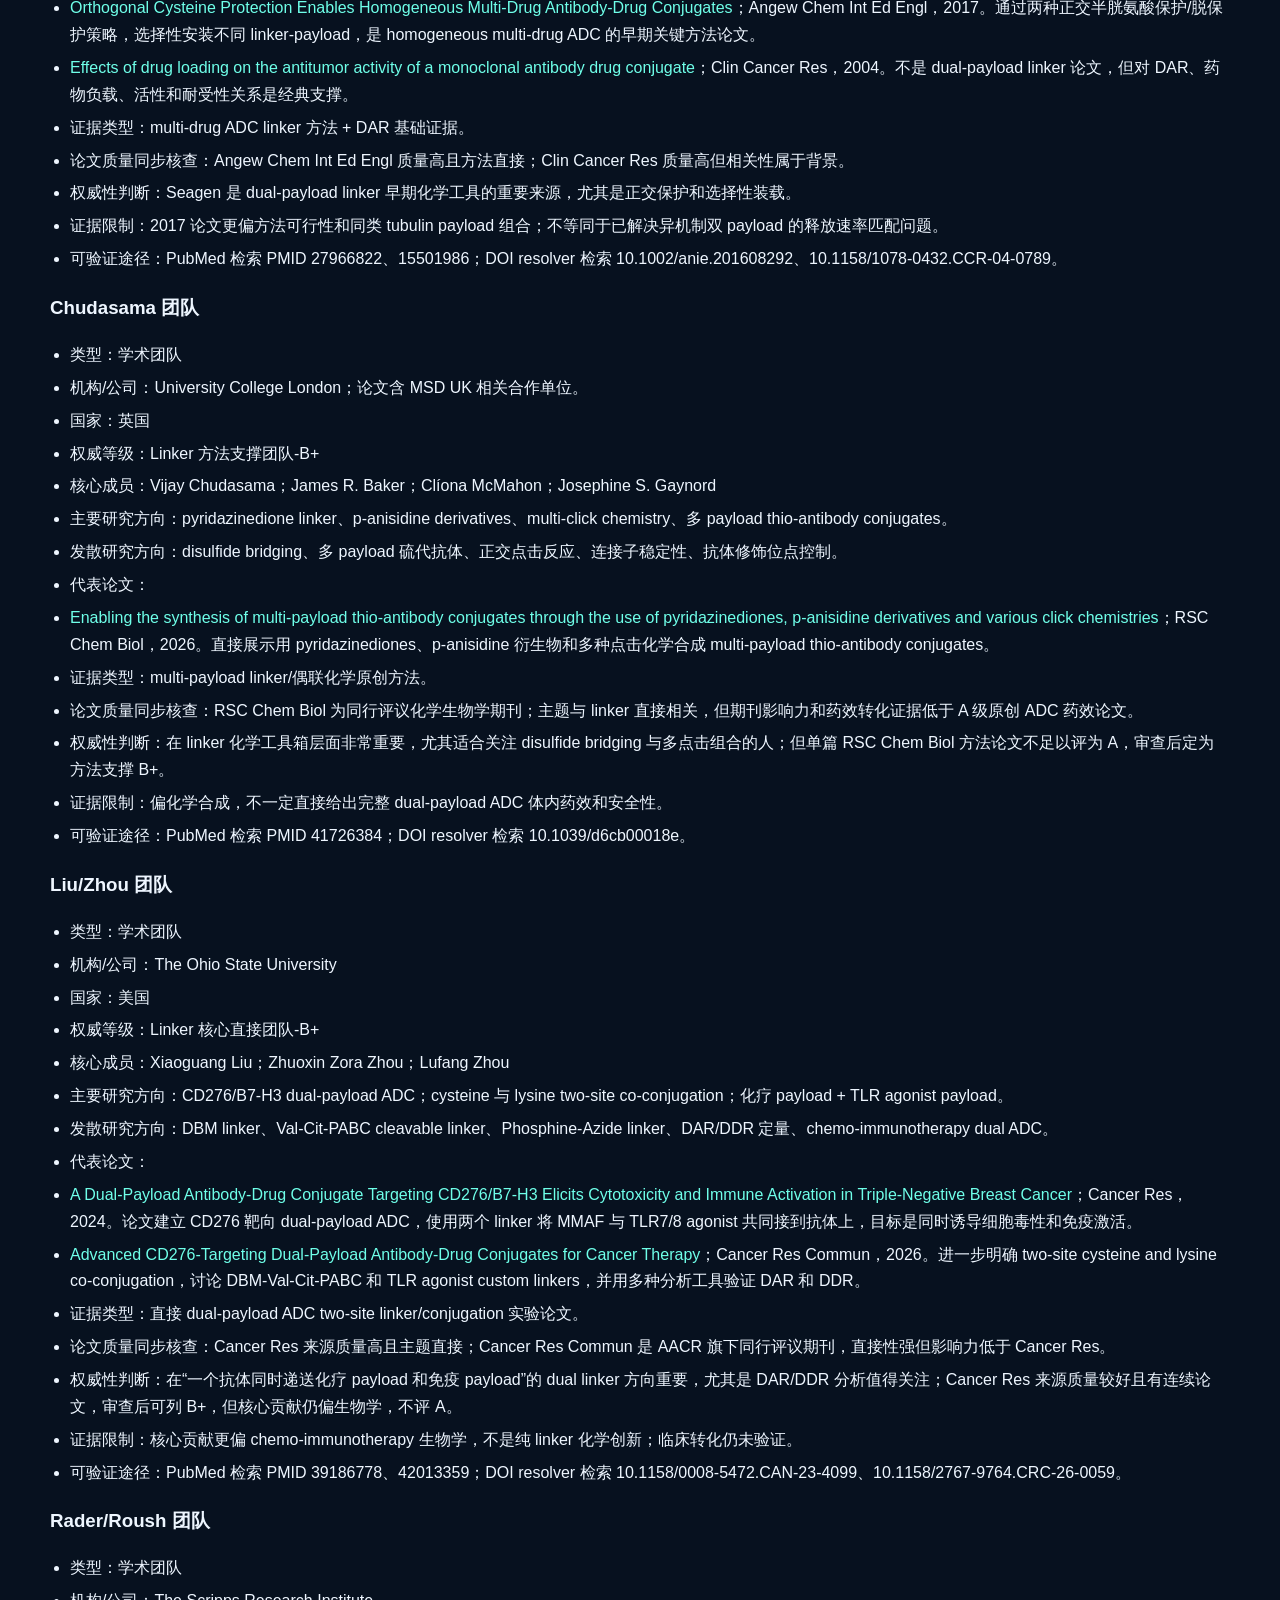
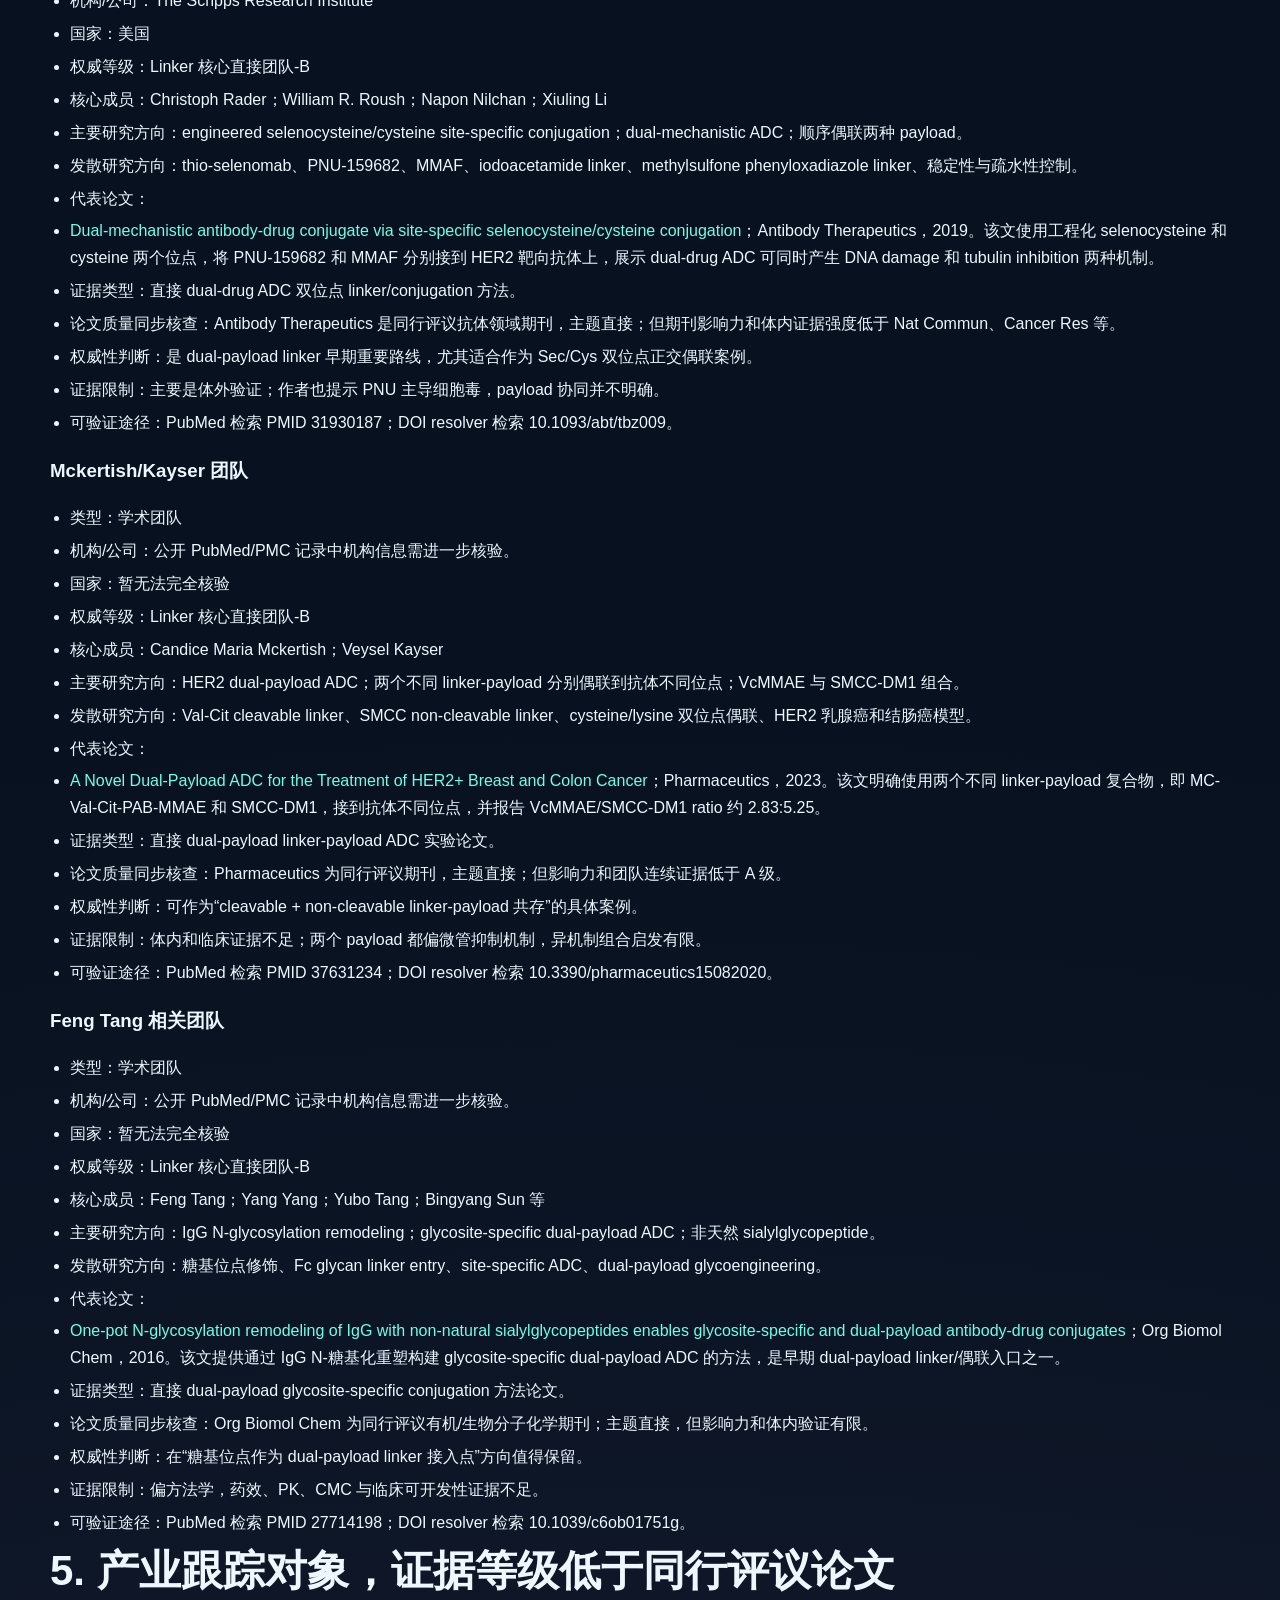
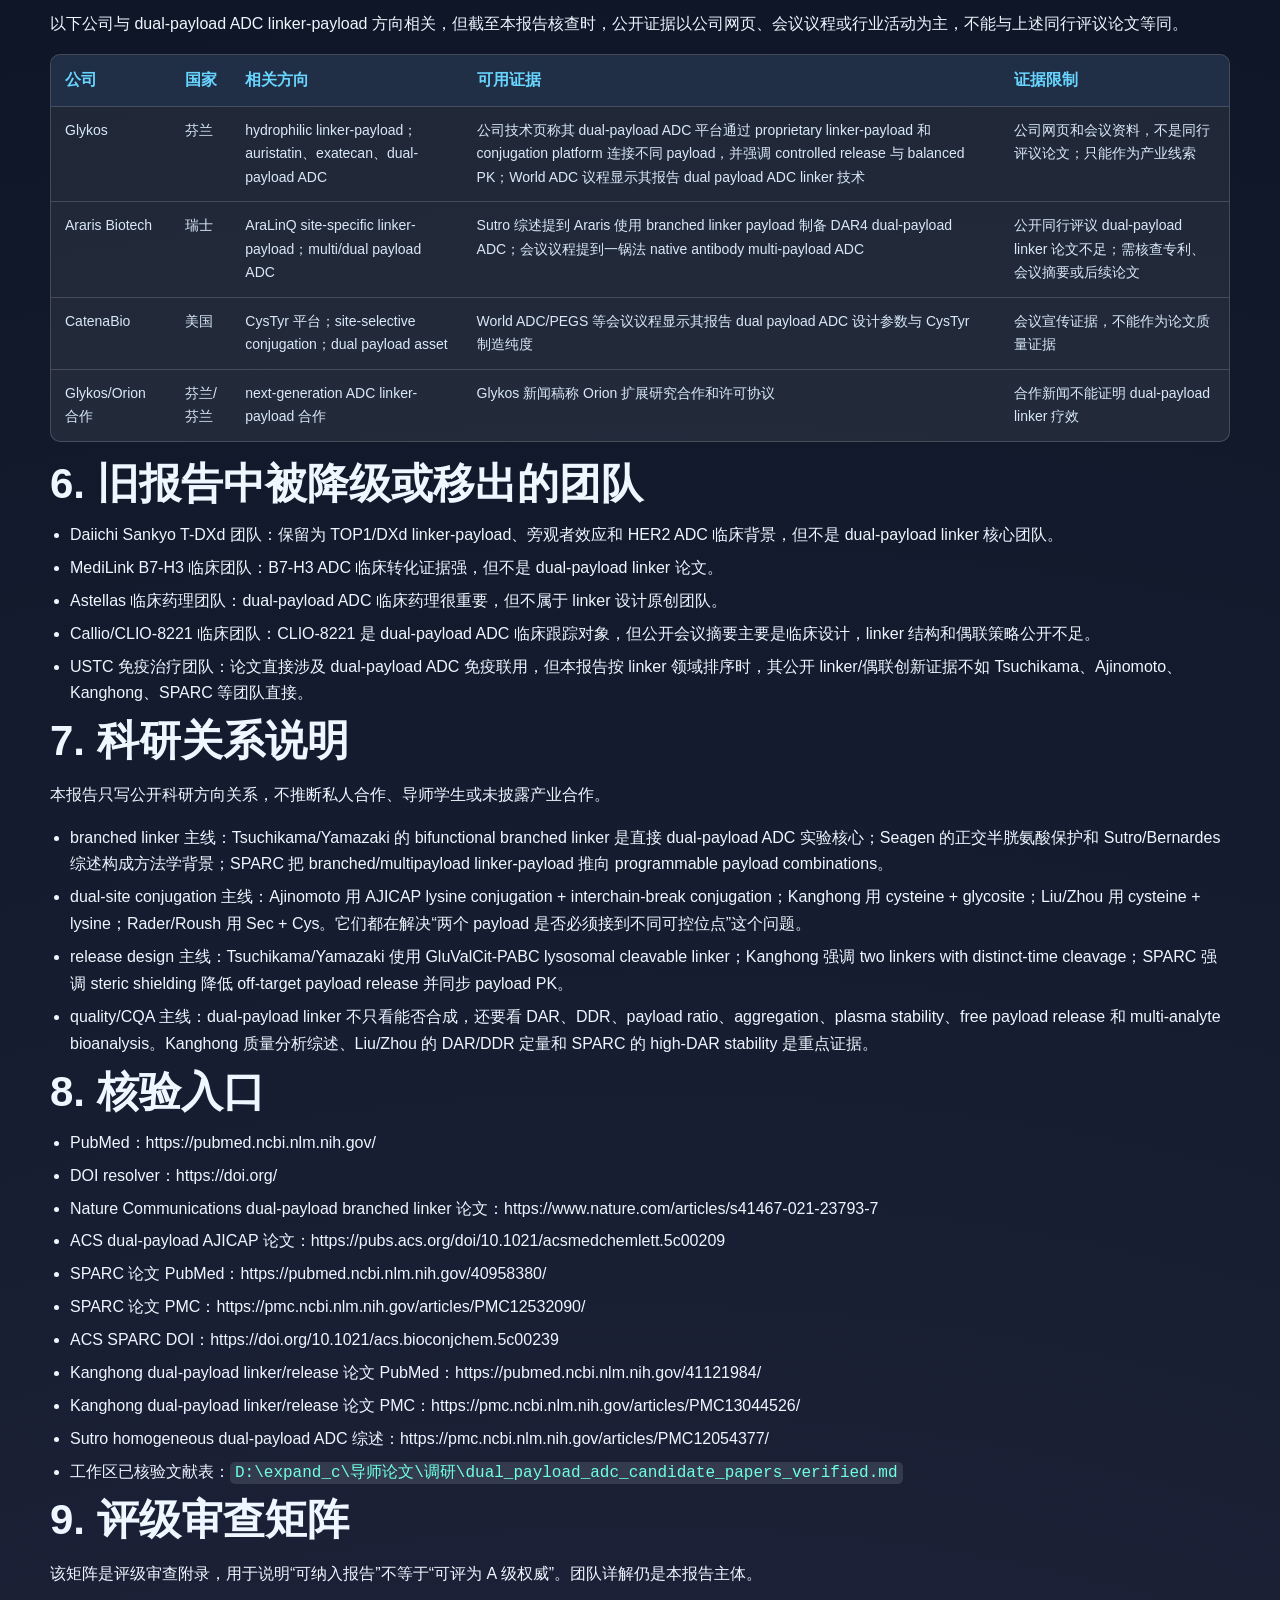
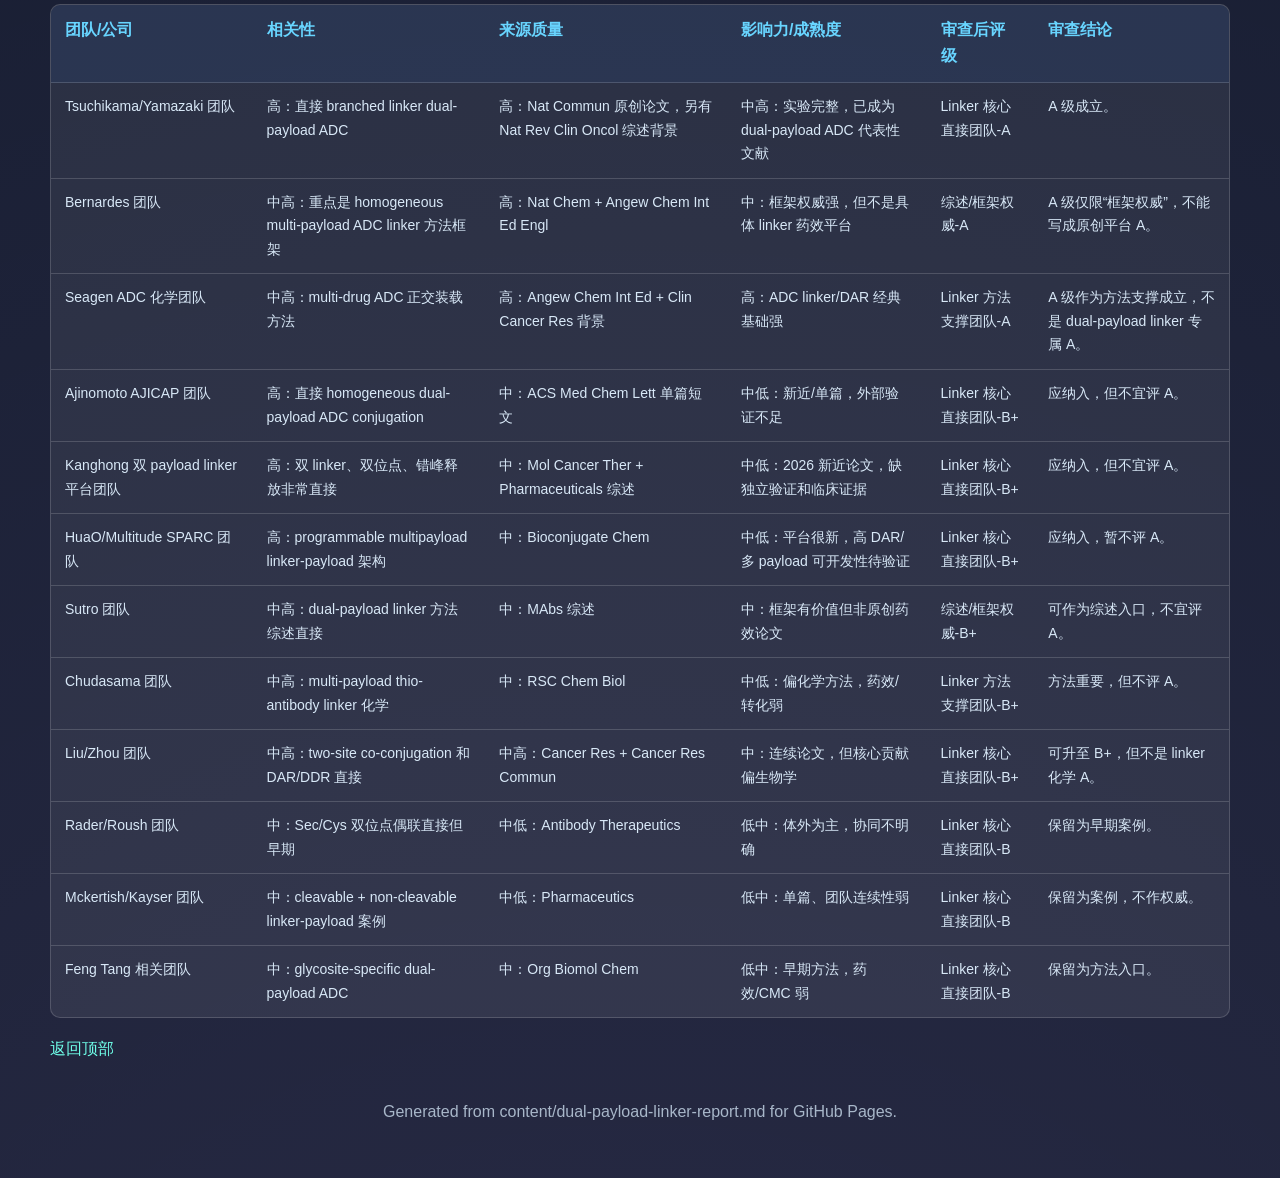
<file: dual-payload-linker-report.html>
<!doctype html>
<html lang="zh-CN">
<head>
  <meta charset="utf-8" />
  <meta name="viewport" content="width=device-width, initial-scale=1" />
  <title>双 payload ADC linker 顶尖团队/公司研究方向与科研关系报告</title>
  <meta name="description" content="聚焦一个 ADC 如何通过连接子、偶联位点和释放结构同时携带两个 payload，并控制位置、比例、释放、稳定性和可分析性。" />
  <link rel="stylesheet" href="./assets/site.css" />
</head>
<body id="top">
  <nav><div class="wrap"><a class="brand" href="./index.html"><span class="logo"></span><span>ADC linker 报告库</span></a><div class="navlinks"><a href="./index.html">首页</a><a href="./adc-linker-report.html">ADC linker</a><a href="./dual-payload-linker-report.html">双 payload linker</a><a href="#1-纠偏说明">正文</a></div></div></nav>
  <header class="wrap">
    <span class="eyebrow">Dual-payload ADC｜branched linker｜payload ratio control</span>
    <h1>双 payload ADC linker 顶尖团队/公司研究方向与科研关系报告</h1>
    <p class="subtitle">聚焦一个 ADC 如何通过连接子、偶联位点和释放结构同时携带两个 payload，并控制位置、比例、释放、稳定性和可分析性。</p>
    <div class="hero-grid">
      <div class="brief"><h2>专题核心</h2><p>本页不把普通 ADC 临床团队直接纳入核心权威，而是优先筛选 dual-payload linker、dual-site conjugation、branched linker 和 payload-ratio control 的直接证据。</p></div>
      <div class="metrics"><div class="metric"><strong>12</strong><span>核心/候选团队公司</span></div>
<div class="metric"><strong>A/B+</strong><span>按论文质量和直接相关性分级</span></div>
<div class="metric"><strong>dual</strong><span>两个 payload 的连接、比例与释放控制</span></div>
<div class="metric"><strong>linker</strong><span>报告主题边界</span></div></div>
    </div>
    <div class="formula-strip"><div class="formula-card"><h3>接到哪里</h3><p>偶联位点、糖基位点、Cys/Sec、MTGase 或 lysine site-selective</p></div>
<div class="formula-card"><h3>怎么释放</h3><p>cleavable linker、self-immolation、错峰释放或正交释放</p></div>
<div class="formula-card"><h3>如何验证</h3><p>DAR/DDR、payload ratio、稳定性、体内药效和外部引用</p></div></div>
  </header>
  <main class="wrap layout">
    <aside><strong>目录</strong><a class="toc-level-2" href="#1-纠偏说明">1. 纠偏说明</a>
<a class="toc-level-2" href="#2-权威等级口径">2. 权威等级口径</a>
<a class="toc-level-2" href="#3-团队-公司总览">3. 团队/公司总览</a>
<a class="toc-level-2" href="#4-团队-公司详解">4. 团队/公司详解</a>
<a class="toc-level-3" href="#tsuchikama-yamazaki-团队">Tsuchikama/Yamazaki 团队</a>
<a class="toc-level-3" href="#ajinomoto-ajicap-团队">Ajinomoto AJICAP 团队</a>
<a class="toc-level-3" href="#kanghong-双-payload-linker-平台团队">Kanghong 双 payload linker 平台团队</a>
<a class="toc-level-3" href="#huao-multitude-sparc-团队">HuaO/Multitude SPARC 团队</a>
<a class="toc-level-3" href="#bernardes-团队">Bernardes 团队</a>
<a class="toc-level-3" href="#sutro-团队">Sutro 团队</a>
<a class="toc-level-3" href="#seagen-adc-化学团队">Seagen ADC 化学团队</a>
<a class="toc-level-3" href="#chudasama-团队">Chudasama 团队</a>
<a class="toc-level-3" href="#liu-zhou-团队">Liu/Zhou 团队</a>
<a class="toc-level-3" href="#rader-roush-团队">Rader/Roush 团队</a>
<a class="toc-level-3" href="#mckertish-kayser-团队">Mckertish/Kayser 团队</a>
<a class="toc-level-3" href="#feng-tang-相关团队">Feng Tang 相关团队</a>
<a class="toc-level-2" href="#5-产业跟踪对象-证据等级低于同行评议论文">5. 产业跟踪对象，证据等级低于同行评议论文</a>
<a class="toc-level-2" href="#6-旧报告中被降级或移出的团队">6. 旧报告中被降级或移出的团队</a>
<a class="toc-level-2" href="#7-科研关系说明">7. 科研关系说明</a>
<a class="toc-level-2" href="#8-核验入口">8. 核验入口</a>
<a class="toc-level-2" href="#9-评级审查矩阵">9. 评级审查矩阵</a></aside>
    <article>
      <h1 id="03双-payload-adc-linker-领域顶尖团队-公司研究方向与科研关系报告">03_双 payload ADC linker 领域顶尖团队/公司研究方向与科研关系报告</h1>
<p>核查日期：2026-07-26</p>
<h2 id="1-纠偏说明">1. 纠偏说明</h2>
<p>上一版报告的问题是把“双 payload ADC”和“ADC linker/偶联”拆成两个并列领域，导致纳入了不少靶点、payload、临床转化或单 payload ADC 背景团队。这个前提不准确。你现在要的方向应限定为：<strong>双 payload ADC 内部的 linker 领域</strong>，也就是一个 ADC 如何通过连接子、偶联位点和释放结构同时携带两个 payload，并控制两个 payload 的位置、比例、释放、稳定性和可分析性。</p>
<p>本版只把下列证据作为核心：</p>
<ul><li>直接构建 dual-payload / dual-drug / multipayload ADC 的 linker 或 linker-payload 架构。</li>
<li>明确涉及 branched linker、orthogonal click handles、dual-site conjugation、glycosite/cysteine co-conjugation、Sec/Cys co-conjugation、staggered release、DAR/DDR 或 payload-ratio control 的论文。</li>
<li>高质量 linker/偶联综述只作为方法框架支撑，不再把纯靶点临床团队列为核心。</li></ul>
<p>需要直接降级的旧报告内容：Daiichi Sankyo、MediLink、Astellas、Callio 等团队在 ADC 临床、payload 或靶点上很重要，但如果没有公开披露双 payload linker 结构或相关方法学论文，就不能作为“双 payload ADC linker 领域”的核心权威团队。它们最多是背景或产业跟踪对象。</p>
<h2 id="2-权威等级口径">2. 权威等级口径</h2>
<p>Linker 核心直接团队-A：必须同时满足三点：有直接 dual-payload ADC linker / linker-payload / conjugation 架构论文；论文来源质量高，通常为高影响同行评议期刊或领域顶级专业期刊；已有较强实验完整性、外部引用/综述吸收或明确平台影响。不能只因为“主题直接”就给 A。</p>
<p>Linker 核心直接团队-B+：主题高度直接，确实有 dual-payload linker / conjugation 原创证据，但论文影响力、引用积累、外部验证、连续研究或临床/产业转化证据暂未达到 A。此类团队应纳入报告，但不应与 A 级团队混评。</p>
<p>Linker 核心直接团队-B：有直接 dual-payload linker 或 dual-site conjugation 证据，但论文影响力、连续性、体内验证或转化成熟度低于 A 级。</p>
<p>Linker 方法支撑团队-A：不是每篇都直接做 dual-payload ADC，但在多 payload 偶联、正交化学、DAR/DDR 控制方面提供高质量方法学基础。</p>
<p>综述/框架权威-A：论文质量高、总结范围直接覆盖 homogeneous dual/multi-payload ADC linker 方法，但自身不是原创药效验证团队。</p>
<p>产业跟踪-B/C：公司公开声称有 dual-payload linker-payload 平台或会议报告，但缺少可核验的同行评议论文；只能作为跟踪线索，不作为强证据。</p>
<h2 id="3-团队-公司总览">3. 团队/公司总览</h2>
<div class="table-wrap"><table><thead><tr><th>团队/公司</th><th>类型</th><th>国家</th><th>权威等级</th><th>linker 相关主线</th><th>代表证据，不用论文编号</th></tr></thead><tbody><tr><td>Tsuchikama/Yamazaki 团队</td><td>学术团队</td><td>美国</td><td>Linker 核心直接团队-A</td><td>MTGase 定点引入 bifunctional branched linker；azide/DBCO 与 methyltetrazine/TCO 正交点击；GluValCit-PABC 可裂解释放</td><td>Antibody-drug conjugates with dual payloads for combating breast tumor heterogeneity and drug resistance</td></tr>
<tr><td>Ajinomoto AJICAP 团队</td><td>公司团队</td><td>日本/美国</td><td>Linker 核心直接团队-B+</td><td>AJICAP lysine site-selective conjugation + interchain-break conjugation；DAR 2+8 或 DAR10 dual-payload ADC</td><td>Homogeneous Dual-Payload Antibody-Drug Conjugates Produced by Combined Distinct Conjugation Strategies</td></tr>
<tr><td>Kanghong 双 payload linker 平台团队</td><td>公司团队</td><td>中国</td><td>Linker 核心直接团队-B+</td><td>cysteine + glycosite 双偶联；exatecan/triptolide 双 linker；错峰释放/分步释放</td><td>A Novel Dual-Payload ADC Platform Integrating Exatecan and Triptolide to Enhance Antitumor Efficacy and Overcome Resistance</td></tr>
<tr><td>HuaO/Multitude SPARC 团队</td><td>公司/学术合作团队</td><td>中国/美国</td><td>Linker 核心直接团队-B+</td><td>Multi-T1000 payload moiety；2-6 payload programmable linker-payload；高 DAR 与 payload ratio 可调</td><td>SPARC: A Multipayload ADC Architecture for Programmable Drug Combinations</td></tr>
<tr><td>Bernardes 团队</td><td>学术团队</td><td>英国</td><td>综述/框架权威-A</td><td>homogeneous multi-payload ADC linker 方法比较；branched linker、非天然氨基酸、多位点修饰框架</td><td>Homogeneous multi-payload antibody-drug conjugates；Site-Specific Quadruple-Functionalised Antibodies</td></tr>
<tr><td>Sutro 团队</td><td>公司团队</td><td>美国</td><td>综述/框架权威-B+</td><td>homogeneous dual-payload ADC 方法综述；branched multifunctional linkers、disulfide bridging、mTG 等路线比较</td><td>Homogeneous antibody-drug conjugates with dual payloads: potential, methods and considerations</td></tr>
<tr><td>Seagen ADC 化学团队</td><td>公司团队</td><td>美国</td><td>Linker 方法支撑团队-A</td><td>正交半胱氨酸保护；selective deprotection；multi-drug ADC linker 方法</td><td>Orthogonal Cysteine Protection Enables Homogeneous Multi-Drug Antibody-Drug Conjugates</td></tr>
<tr><td>Chudasama 团队</td><td>学术团队</td><td>英国</td><td>Linker 方法支撑团队-B+</td><td>pyridazinedione、p-anisidine、点击化学；multi-payload thio-antibody conjugates</td><td>Enabling the synthesis of multi-payload thio-antibody conjugates through the use of pyridazinediones, p-anisidine derivatives and various click chemistries</td></tr>
<tr><td>Liu/Zhou 团队</td><td>学术团队</td><td>美国</td><td>Linker 核心直接团队-B+</td><td>cysteine/lysine two-site co-conjugation；DBM-Val-Cit-PABC 与 TLR agonist linker；DAR/DDR 分析</td><td>A Dual-Payload Antibody-Drug Conjugate Targeting CD276/B7-H3 Elicits Cytotoxicity and Immune Activation in Triple-Negative Breast Cancer；Advanced CD276-Targeting Dual-Payload Antibody-Drug Conjugates for Cancer Therapy</td></tr>
<tr><td>Rader/Roush 团队</td><td>学术团队</td><td>美国</td><td>Linker 核心直接团队-B</td><td>engineered selenocysteine + cysteine 双位点 conjugation；iodoacetamide 与 ODA linker 顺序偶联</td><td>Dual-mechanistic antibody-drug conjugate via site-specific selenocysteine/cysteine conjugation</td></tr>
<tr><td>Mckertish/Kayser 团队</td><td>学术团队</td><td>暂无法完全核验</td><td>Linker 核心直接团队-B</td><td>HER2 dual conjugate；VcMMAE 和 SMCC-DM1 两种 linker-payload 分别接到抗体不同位点</td><td>A Novel Dual-Payload ADC for the Treatment of HER2+ Breast and Colon Cancer</td></tr>
<tr><td>Feng Tang 相关团队</td><td>学术团队</td><td>暂无法完全核验</td><td>Linker 核心直接团队-B</td><td>N-glycosylation remodeling；glycosite-specific dual-payload ADC</td><td>One-pot N-glycosylation remodeling of IgG with non-natural sialylglycopeptides enables glycosite-specific and dual-payload antibody-drug conjugates</td></tr></tbody></table></div>
<h2 id="4-团队-公司详解">4. 团队/公司详解</h2>
<h3 id="tsuchikama-yamazaki-团队">Tsuchikama/Yamazaki 团队</h3>
<ul><li>类型：学术团队</li>
<li>机构/公司：UTHealth Houston / Texas Therapeutics Institute；相关合作含 MD Anderson 等。</li>
<li>国家：美国</li>
<li>权威等级：Linker 核心直接团队-A</li>
<li>核心成员：Kyoji Tsuchikama；Chisato M. Yamazaki；Yasuaki Anami；Zhiqiang An</li>
<li>主要研究方向：双 payload ADC 的 branched linker 设计、MTGase 位点特异性偶联、正交点击安装两个 payload、可裂解 linker 释放。</li>
<li>发散研究方向：payload ratio 设计、MMAE/MMAF 差异释放、HER2/TROP2 抗体适配、ADC hydrophobicity 与稳定性、异质性肿瘤中的 linker-payload 选择。</li>
<li>代表论文：</li>
<li><a href="https://pubmed.ncbi.nlm.nih.gov/34112795/" target="_blank" rel="noopener">Antibody-drug conjugates with dual payloads for combating breast tumor heterogeneity and drug resistance</a>；Nat Commun，2021。该文的核心不是泛泛“双 payload”，而是开发带 azide 和 methyltetrazine 正交手柄的 bifunctional branched linker，经 MTGase 定点接到抗体 Q295，再用 TCO-MMAF 与 DBCO-MMAE 模块构建 MMAE/MMAF 2+2、4+2、2+4 等均一 dual-drug ADC。GluValCit-PABC linker 负责溶酶体内 cathepsin 触发后的快速、近无痕释放。</li>
<li><a href="https://pubmed.ncbi.nlm.nih.gov/27743348/" target="_blank" rel="noopener">Antibody-drug conjugates: recent advances in conjugation and linker chemistries</a>；Protein Cell，2018。ADC 偶联和 linker 化学综述，是该团队 linker 方法学背景，但不是 dual-payload 原创证据。</li>
<li><a href="https://pubmed.ncbi.nlm.nih.gov/38191923/" target="_blank" rel="noopener">Exploring the next generation of antibody-drug conjugates</a>；Nat Rev Clin Oncol，2024。下一代 ADC 综述，可用于定位 dual-payload linker 属于 ADC 工程升级方向。</li>
<li>证据类型：直接 dual-payload branched linker 实验论文 + linker 综述背景。</li>
<li>论文质量同步核查：Nat Commun 为高质量同行评议期刊，主题高度直接；Protein Cell 和 Nat Rev Clin Oncol 是综述/框架证据，质量可用但不替代原创 linker 实验证据。</li>
<li>权威性判断：在 dual-payload ADC linker 方向可列第一梯队，因为论文同时解决“两个 payload 如何接上去”“接到哪里”“比例如何控制”“释放 linker 如何设计”和“体内是否有效”。</li>
<li>证据限制：payload 组合主要是 MMAE/MMAF，且两个 payload 仍属于微管抑制剂相关机制；不能直接外推到 TOP1 + DDR、TOP1 + immune agonist 等异机制组合。</li>
<li>可验证途径：PubMed 检索 PMID 34112795、27743348、38191923；Nature 页面检索 DOI 10.1038/s41467-021-23793-7。</li></ul>
<h3 id="ajinomoto-ajicap-团队">Ajinomoto AJICAP 团队</h3>
<ul><li>类型：公司团队</li>
<li>机构/公司：Ajinomoto Co. / Ajinomoto Bio-Pharma Services 相关团队</li>
<li>国家：日本/美国</li>
<li>权威等级：Linker 核心直接团队-B+</li>
<li>核心成员：Tomohiro Watanabe；Yusuke Iwai；Tomohiro Fujii；Yutaka Matsuda</li>
<li>主要研究方向：组合两种 distinct conjugation strategies 制备 homogeneous dual-payload ADC；AJICAP lysine site-selective conjugation；interchain-break conjugation。</li>
<li>发散研究方向：DAR 2+8、DAR10 高载药 ADC、MMAE + deruxtecan 组合、trastuzumab 模型抗体、低聚集度与稳定性、产业化偶联工艺。</li>
<li>代表论文：</li>
<li><a href="https://pubmed.ncbi.nlm.nih.gov/40666474/" target="_blank" rel="noopener">Homogeneous Dual-Payload Antibody-Drug Conjugates Produced by Combined Distinct Conjugation Strategies</a>；ACS Med Chem Lett，2025。该文把第二代 AJICAP 技术和传统 interchain-break conjugation 组合起来，以 trastuzumab 为模型制备 DAR 10，即 2+8，MMAE + deruxtecan dual-payload ADC，并报告低聚集、稳定物化性质、HER2 阳性细胞体外活性和 NCI-N87 xenograft 体内抑瘤。</li>
<li>证据类型：直接 dual-payload linker/偶联策略原创论文。</li>
<li>论文质量同步核查：ACS Med Chem Lett 是药物化学专业同行评议期刊，主题直接性强；但该文为 2025 年单篇短文，期刊影响力和外部验证不足以支撑 A 级权威。</li>
<li>权威性判断：在“如何把两种不同 conjugation 技术整合成可放大的均一双 payload ADC”方面属于核心直接证据团队；但更合适定为 B+，而不是 A。</li>
<li>证据限制：公开证据目前主要是一篇短文；payload 组合和抗体模型仍需更多独立验证、连续论文和临床/CMC 公开资料。</li>
<li>可验证途径：PubMed 检索 PMID 40666474；ACS 页面或 DOI resolver 检索 10.1021/acsmedchemlett.5c00209。</li></ul>
<h3 id="kanghong-双-payload-linker-平台团队">Kanghong 双 payload linker 平台团队</h3>
<ul><li>类型：公司团队</li>
<li>机构/公司：Chengdu Kanghong Pharmaceutical Group</li>
<li>国家：中国</li>
<li>权威等级：Linker 核心直接团队-B+</li>
<li>核心成员：Pengfei Ren；Xiao Ke；Yonghao Zhao</li>
<li>主要研究方向：TROP2 靶向 exatecan + triptolide dual-payload ADC；cysteine 与 glycosite 双偶联；两个 linker 的释放时序设计。</li>
<li>发散研究方向：TOP1 inhibitor + RNA polymerase II inhibitor 组合、P-gp/HSP70 相关抗耐药、tetrapeptide linker、dipeptide cleavable linker、错峰释放、质量属性分析。</li>
<li>代表论文：</li>
<li><a href="https://pubmed.ncbi.nlm.nih.gov/41121984/" target="_blank" rel="noopener">A Novel Dual-Payload ADC Platform Integrating Exatecan and Triptolide to Enhance Antitumor Efficacy and Overcome Resistance</a>；Mol Cancer Ther，2026。该文直接围绕 linker 设计展开：EXA 随机接到 hRS7 cysteine，使用 maleimide linker 和 dipeptide cleavable linker；TPL 通过带 DBCO 的 tetrapeptide linker 接到 hRS7 N301 糖基修饰位点。作者强调两个 payload 不是简单共挂，而是通过 distinct-time cleavage 实现 triptolide 先释放、exatecan 后逐步释放。</li>
<li><a href="https://pubmed.ncbi.nlm.nih.gov/42356477/" target="_blank" rel="noopener">Advancements in Dual-Load Antibody-Drug Conjugates and Challenges with Quality Analysis</a>；Pharmaceuticals，2026。双载荷 ADC 质量分析综述，对 dual linker 系统的 CQA、DAR/DDR 和分析复杂性有支撑意义。</li>
<li>证据类型：直接 dual-payload linker-payload 平台论文 + 质量分析综述。</li>
<li>论文质量同步核查：Mol Cancer Ther 是 AACR 旗下肿瘤药理专业期刊，来源质量合格且主题高度直接，但不是 CNS、CNS 子刊或领域最高影响力期刊；该文为 2026 年新近论文，引用、权威综述引用、后续独立实验验证和临床转化证据仍不足。Pharmaceuticals 综述质量可用，但主要作为质量分析背景。</li>
<li>权威性判断：在“两个 linker 控制两个 payload 释放时序”这个细分问题上证据非常直接，可列为新兴核心直接团队；但按论文影响力和外部验证标准，暂不宜评为 A，调整为 B+ 更稳妥。</li>
<li>证据限制：公开证据主要集中在 hRS7/TROP2 与 EXA/TPL 单一路线；错峰释放逻辑需要更多 payload 组合、体内 PK、临床安全性和独立团队复现实验验证。</li>
<li>可验证途径：PubMed 检索 PMID 41121984、42356477；DOI resolver 检索 10.1158/1535-7163.MCT-25-0271、10.3390/ph19060860。</li></ul>
<h3 id="huao-multitude-sparc-团队">HuaO/Multitude SPARC 团队</h3>
<ul><li>类型：公司/学术合作团队</li>
<li>机构/公司：HuaO Therapeutics；Multitude Therapeutics；Sun Yat-sen University；University of Massachusetts Chan Medical School；Harvard Medical School/Brigham and Women's Hospital</li>
<li>国家：中国/美国</li>
<li>权威等级：Linker 核心直接团队-B+</li>
<li>核心成员：Wenlong Sun；Weining Weng；Jing Shi；Yu Shi；Xun Meng；Wenhao Hu</li>
<li>主要研究方向：SPARC multipayload ADC 架构；Multi-T1000 payload moiety；2-6 payload linker-payload 编程组装；payload ratio 与 DAR 可调。</li>
<li>发散研究方向：TOP1 + DDR 组合、药代同步、off-target payload release 降低、steric shielding、hydrophilic masking、native antibody 或 THIOMAB conjugation。</li>
<li>代表论文：</li>
<li><a href="https://pubmed.ncbi.nlm.nih.gov/40958380/" target="_blank" rel="noopener">SPARC: A Multipayload ADC Architecture for Programmable Drug Combinations</a>；Bioconjugate Chem，2025。该文提出 synergistic payload-antibody ratiometric conjugate，基于 clinical-stage T1000-ADC linker，把两个或多个 azide-alkyne clickable T1000 payload 通过 convergent synthesis 连接成 MTP，再直接接到 native antibody 或通过 THIOMAB 顺序偶联。论文报告 2-6 payload、总 DAR 最高 30、payload ratio 1-10 可调，并讨论 MTP 的 steric shielding 降低非靶向释放。</li>
<li>证据类型：直接 multipayload linker-payload 架构原创论文。</li>
<li>论文质量同步核查：Bioconjugate Chem 是生物偶联化学专业期刊，主题与 linker 高度直接；有 PMID 和 PMCID，便于核验。但该文为 2025 年新近平台论文，期刊影响力、引用积累和外部验证尚不足以支撑 A 级。</li>
<li>权威性判断：如果研究问题是“dual-payload linker 如何从固定 2 payload 走向 programmable payload combinations”，SPARC 是必须跟踪的核心路线；但按权威等级应列 B+，不是 A。</li>
<li>证据限制：高 DAR 与多 payload 的可生产性、批间一致性、体内安全性和监管可接受性仍需继续验证。</li>
<li>可验证途径：PubMed 检索 PMID 40958380；ACS 页面或 DOI resolver 检索 10.1021/acs.bioconjchem.5c00239。</li></ul>
<h3 id="bernardes-团队">Bernardes 团队</h3>
<ul><li>类型：学术团队</li>
<li>机构/公司：University of Cambridge</li>
<li>国家：英国</li>
<li>权威等级：综述/框架权威-A</li>
<li>核心成员：Gonçalo J. L. Bernardes；Toby Journeaux</li>
<li>主要研究方向：homogeneous multi-payload ADC 生成方法；branched linker、非天然氨基酸、多位点修饰、多功能化抗体。</li>
<li>发散研究方向：四功能化抗体、payload-ratio control、反应正交性、产品均一性、可开发性评价框架。</li>
<li>代表论文：</li>
<li><a href="https://pubmed.ncbi.nlm.nih.gov/38760431/" target="_blank" rel="noopener">Homogeneous multi-payload antibody-drug conjugates</a>；Nat Chem，2024。综述并比较 homogeneous multi-payload ADC 生成方法，覆盖 branched linker installation、unnatural amino acids、single-site 与 multi-site multi-payload ADC 架构，是理解 dual-payload linker 版图的高质量入口。</li>
<li><a href="https://pubmed.ncbi.nlm.nih.gov/39423140/" target="_blank" rel="noopener">Site-Specific Quadruple-Functionalised Antibodies</a>；Angew Chem Int Ed Engl，2025。展示四功能化抗体平台，对多 payload 或多功能模块位点特异性安装有方法学意义。</li>
<li>证据类型：顶级综述/观点 + 多功能化抗体原创方法。</li>
<li>论文质量同步核查：Nat Chem 和 Angew Chem Int Ed Engl 期刊质量高；但 Nat Chem 文章性质偏综述/观点，不是单个 dual-payload linker 药效实验。</li>
<li>权威性判断：适合作为“领域方法学总图”的权威来源，尤其用于比较 branched linker、dual-site conjugation、unnatural amino acid 等路线优劣。</li>
<li>证据限制：直接体内药效和临床转化证据少；不能代替具体 linker 平台的实验数据。</li>
<li>可验证途径：PubMed 检索 PMID 38760431、39423140；DOI resolver 检索 10.1038/s41557-024-01507-y、10.1002/anie.202417620。</li></ul>
<h3 id="sutro-团队">Sutro 团队</h3>
<ul><li>类型：公司团队</li>
<li>机构/公司：Sutro Biopharma</li>
<li>国家：美国</li>
<li>权威等级：综述/框架权威-B+</li>
<li>核心成员：Miao Wen；Hans-Peter Gerber；Gang Yin；Abigail Yu；Young Park；Daniel Calarese</li>
<li>主要研究方向：homogeneous dual-payload ADC 方法、潜力和限制；branched multifunctional linker；disulfide bridging；mTG；platform CMC。</li>
<li>发散研究方向：dual-payload linker 分类、释放速率匹配、payload ratio、homogeneity、aggregation、stable linker-payload。</li>
<li>代表论文：</li>
<li><a href="https://pubmed.ncbi.nlm.nih.gov/40322862/" target="_blank" rel="noopener">Homogeneous antibody-drug conjugates with dual payloads: potential, methods and considerations</a>；MAbs，2025。该综述直接梳理 homogeneous dual-payload ADC 的 linker 与 conjugation 方法，包含 branched multifunctional linkers、selective deprotection、orthogonal handles、disulfide bridging、mTG、branched linker payloads 等，是 linker 领域的实用综述。</li>
<li><a href="https://pubmed.ncbi.nlm.nih.gov/25511917/" target="_blank" rel="noopener">Methods to Make Homogenous Antibody Drug Conjugates</a>；Pharm Res，2015。早期 homogeneous ADC 方法背景，不是 dual-payload 专文。</li>
<li>证据类型：直接 dual-payload linker 方法综述 + homogeneous ADC 平台背景。</li>
<li>论文质量同步核查：MAbs 为抗体工程专业期刊，综述主题非常直接；Pharm Res 是背景证据。由于核心证据是综述而非原创 dual-payload linker 药效论文，评级不宜与 Nat Chem 框架或 Nat Commun 原创论文同列 A。</li>
<li>权威性判断：适合用来建立 linker 技术谱系和证据边界，尤其能帮助区分哪些是直接 dual-payload linker，哪些只是单 payload ADC linker 经验；审查后定为框架权威 B+。</li>
<li>证据限制：主要是综述，不是原创 dual-payload linker 药效论文；公司平台相关结论需要具体项目论文支撑。</li>
<li>可验证途径：PubMed 检索 PMID 40322862、25511917；DOI resolver 检索 10.1080/19420862.2025.2498162、10.1007/s11095-014-1596-8。</li></ul>
<h3 id="seagen-adc-化学团队">Seagen ADC 化学团队</h3>
<ul><li>类型：公司团队</li>
<li>机构/公司：Seattle Genetics / Seagen</li>
<li>国家：美国</li>
<li>权威等级：Linker 方法支撑团队-A</li>
<li>核心成员：Matthew R. Levengood；Peter D. Senter；Kim K. Emmerton；Joshua H. Hunter</li>
<li>主要研究方向：orthogonal cysteine protection；selective deprotection；homogeneous multi-drug ADC；linker-payload 装载基础。</li>
<li>发散研究方向：半胱氨酸保护基、DAR 控制、MMAE/MMAF dual payload、bystander 与非旁观者 payload 组合、抗体均一化。</li>
<li>代表论文：</li>
<li><a href="https://pubmed.ncbi.nlm.nih.gov/27966822/" target="_blank" rel="noopener">Orthogonal Cysteine Protection Enables Homogeneous Multi-Drug Antibody-Drug Conjugates</a>；Angew Chem Int Ed Engl，2017。通过两种正交半胱氨酸保护/脱保护策略，选择性安装不同 linker-payload，是 homogeneous multi-drug ADC 的早期关键方法论文。</li>
<li><a href="https://pubmed.ncbi.nlm.nih.gov/15501986/" target="_blank" rel="noopener">Effects of drug loading on the antitumor activity of a monoclonal antibody drug conjugate</a>；Clin Cancer Res，2004。不是 dual-payload linker 论文，但对 DAR、药物负载、活性和耐受性关系是经典支撑。</li>
<li>证据类型：multi-drug ADC linker 方法 + DAR 基础证据。</li>
<li>论文质量同步核查：Angew Chem Int Ed Engl 质量高且方法直接；Clin Cancer Res 质量高但相关性属于背景。</li>
<li>权威性判断：Seagen 是 dual-payload linker 早期化学工具的重要来源，尤其是正交保护和选择性装载。</li>
<li>证据限制：2017 论文更偏方法可行性和同类 tubulin payload 组合；不等同于已解决异机制双 payload 的释放速率匹配问题。</li>
<li>可验证途径：PubMed 检索 PMID 27966822、15501986；DOI resolver 检索 10.1002/anie.201608292、10.1158/1078-0432.CCR-04-0789。</li></ul>
<h3 id="chudasama-团队">Chudasama 团队</h3>
<ul><li>类型：学术团队</li>
<li>机构/公司：University College London；论文含 MSD UK 相关合作单位。</li>
<li>国家：英国</li>
<li>权威等级：Linker 方法支撑团队-B+</li>
<li>核心成员：Vijay Chudasama；James R. Baker；Clíona McMahon；Josephine S. Gaynord</li>
<li>主要研究方向：pyridazinedione linker、p-anisidine derivatives、multi-click chemistry、多 payload thio-antibody conjugates。</li>
<li>发散研究方向：disulfide bridging、多 payload 硫代抗体、正交点击反应、连接子稳定性、抗体修饰位点控制。</li>
<li>代表论文：</li>
<li><a href="https://pubmed.ncbi.nlm.nih.gov/41726384/" target="_blank" rel="noopener">Enabling the synthesis of multi-payload thio-antibody conjugates through the use of pyridazinediones, p-anisidine derivatives and various click chemistries</a>；RSC Chem Biol，2026。直接展示用 pyridazinediones、p-anisidine 衍生物和多种点击化学合成 multi-payload thio-antibody conjugates。</li>
<li>证据类型：multi-payload linker/偶联化学原创方法。</li>
<li>论文质量同步核查：RSC Chem Biol 为同行评议化学生物学期刊；主题与 linker 直接相关，但期刊影响力和药效转化证据低于 A 级原创 ADC 药效论文。</li>
<li>权威性判断：在 linker 化学工具箱层面非常重要，尤其适合关注 disulfide bridging 与多点击组合的人；但单篇 RSC Chem Biol 方法论文不足以评为 A，审查后定为方法支撑 B+。</li>
<li>证据限制：偏化学合成，不一定直接给出完整 dual-payload ADC 体内药效和安全性。</li>
<li>可验证途径：PubMed 检索 PMID 41726384；DOI resolver 检索 10.1039/d6cb00018e。</li></ul>
<h3 id="liu-zhou-团队">Liu/Zhou 团队</h3>
<ul><li>类型：学术团队</li>
<li>机构/公司：The Ohio State University</li>
<li>国家：美国</li>
<li>权威等级：Linker 核心直接团队-B+</li>
<li>核心成员：Xiaoguang Liu；Zhuoxin Zora Zhou；Lufang Zhou</li>
<li>主要研究方向：CD276/B7-H3 dual-payload ADC；cysteine 与 lysine two-site co-conjugation；化疗 payload + TLR agonist payload。</li>
<li>发散研究方向：DBM linker、Val-Cit-PABC cleavable linker、Phosphine-Azide linker、DAR/DDR 定量、chemo-immunotherapy dual ADC。</li>
<li>代表论文：</li>
<li><a href="https://pubmed.ncbi.nlm.nih.gov/39186778/" target="_blank" rel="noopener">A Dual-Payload Antibody-Drug Conjugate Targeting CD276/B7-H3 Elicits Cytotoxicity and Immune Activation in Triple-Negative Breast Cancer</a>；Cancer Res，2024。论文建立 CD276 靶向 dual-payload ADC，使用两个 linker 将 MMAF 与 TLR7/8 agonist 共同接到抗体上，目标是同时诱导细胞毒性和免疫激活。</li>
<li><a href="https://pubmed.ncbi.nlm.nih.gov/42013359/" target="_blank" rel="noopener">Advanced CD276-Targeting Dual-Payload Antibody-Drug Conjugates for Cancer Therapy</a>；Cancer Res Commun，2026。进一步明确 two-site cysteine and lysine co-conjugation，讨论 DBM-Val-Cit-PABC 和 TLR agonist custom linkers，并用多种分析工具验证 DAR 和 DDR。</li>
<li>证据类型：直接 dual-payload ADC two-site linker/conjugation 实验论文。</li>
<li>论文质量同步核查：Cancer Res 来源质量高且主题直接；Cancer Res Commun 是 AACR 旗下同行评议期刊，直接性强但影响力低于 Cancer Res。</li>
<li>权威性判断：在“一个抗体同时递送化疗 payload 和免疫 payload”的 dual linker 方向重要，尤其是 DAR/DDR 分析值得关注；Cancer Res 来源质量较好且有连续论文，审查后可列 B+，但核心贡献仍偏生物学，不评 A。</li>
<li>证据限制：核心贡献更偏 chemo-immunotherapy 生物学，不是纯 linker 化学创新；临床转化仍未验证。</li>
<li>可验证途径：PubMed 检索 PMID 39186778、42013359；DOI resolver 检索 10.1158/0008-5472.CAN-23-4099、10.1158/2767-9764.CRC-26-0059。</li></ul>
<h3 id="rader-roush-团队">Rader/Roush 团队</h3>
<ul><li>类型：学术团队</li>
<li>机构/公司：The Scripps Research Institute</li>
<li>国家：美国</li>
<li>权威等级：Linker 核心直接团队-B</li>
<li>核心成员：Christoph Rader；William R. Roush；Napon Nilchan；Xiuling Li</li>
<li>主要研究方向：engineered selenocysteine/cysteine site-specific conjugation；dual-mechanistic ADC；顺序偶联两种 payload。</li>
<li>发散研究方向：thio-selenomab、PNU-159682、MMAF、iodoacetamide linker、methylsulfone phenyloxadiazole linker、稳定性与疏水性控制。</li>
<li>代表论文：</li>
<li><a href="https://pubmed.ncbi.nlm.nih.gov/31930187/" target="_blank" rel="noopener">Dual-mechanistic antibody-drug conjugate via site-specific selenocysteine/cysteine conjugation</a>；Antibody Therapeutics，2019。该文使用工程化 selenocysteine 和 cysteine 两个位点，将 PNU-159682 和 MMAF 分别接到 HER2 靶向抗体上，展示 dual-drug ADC 可同时产生 DNA damage 和 tubulin inhibition 两种机制。</li>
<li>证据类型：直接 dual-drug ADC 双位点 linker/conjugation 方法。</li>
<li>论文质量同步核查：Antibody Therapeutics 是同行评议抗体领域期刊，主题直接；但期刊影响力和体内证据强度低于 Nat Commun、Cancer Res 等。</li>
<li>权威性判断：是 dual-payload linker 早期重要路线，尤其适合作为 Sec/Cys 双位点正交偶联案例。</li>
<li>证据限制：主要是体外验证；作者也提示 PNU 主导细胞毒，payload 协同并不明确。</li>
<li>可验证途径：PubMed 检索 PMID 31930187；DOI resolver 检索 10.1093/abt/tbz009。</li></ul>
<h3 id="mckertish-kayser-团队">Mckertish/Kayser 团队</h3>
<ul><li>类型：学术团队</li>
<li>机构/公司：公开 PubMed/PMC 记录中机构信息需进一步核验。</li>
<li>国家：暂无法完全核验</li>
<li>权威等级：Linker 核心直接团队-B</li>
<li>核心成员：Candice Maria Mckertish；Veysel Kayser</li>
<li>主要研究方向：HER2 dual-payload ADC；两个不同 linker-payload 分别偶联到抗体不同位点；VcMMAE 与 SMCC-DM1 组合。</li>
<li>发散研究方向：Val-Cit cleavable linker、SMCC non-cleavable linker、cysteine/lysine 双位点偶联、HER2 乳腺癌和结肠癌模型。</li>
<li>代表论文：</li>
<li><a href="https://pubmed.ncbi.nlm.nih.gov/37631234/" target="_blank" rel="noopener">A Novel Dual-Payload ADC for the Treatment of HER2+ Breast and Colon Cancer</a>；Pharmaceutics，2023。该文明确使用两个不同 linker-payload 复合物，即 MC-Val-Cit-PAB-MMAE 和 SMCC-DM1，接到抗体不同位点，并报告 VcMMAE/SMCC-DM1 ratio 约 2.83:5.25。</li>
<li>证据类型：直接 dual-payload linker-payload ADC 实验论文。</li>
<li>论文质量同步核查：Pharmaceutics 为同行评议期刊，主题直接；但影响力和团队连续证据低于 A 级。</li>
<li>权威性判断：可作为“cleavable + non-cleavable linker-payload 共存”的具体案例。</li>
<li>证据限制：体内和临床证据不足；两个 payload 都偏微管抑制机制，异机制组合启发有限。</li>
<li>可验证途径：PubMed 检索 PMID 37631234；DOI resolver 检索 10.3390/pharmaceutics15082020。</li></ul>
<h3 id="feng-tang-相关团队">Feng Tang 相关团队</h3>
<ul><li>类型：学术团队</li>
<li>机构/公司：公开 PubMed/PMC 记录中机构信息需进一步核验。</li>
<li>国家：暂无法完全核验</li>
<li>权威等级：Linker 核心直接团队-B</li>
<li>核心成员：Feng Tang；Yang Yang；Yubo Tang；Bingyang Sun 等</li>
<li>主要研究方向：IgG N-glycosylation remodeling；glycosite-specific dual-payload ADC；非天然 sialylglycopeptide。</li>
<li>发散研究方向：糖基位点修饰、Fc glycan linker entry、site-specific ADC、dual-payload glycoengineering。</li>
<li>代表论文：</li>
<li><a href="https://pubmed.ncbi.nlm.nih.gov/27714198/" target="_blank" rel="noopener">One-pot N-glycosylation remodeling of IgG with non-natural sialylglycopeptides enables glycosite-specific and dual-payload antibody-drug conjugates</a>；Org Biomol Chem，2016。该文提供通过 IgG N-糖基化重塑构建 glycosite-specific dual-payload ADC 的方法，是早期 dual-payload linker/偶联入口之一。</li>
<li>证据类型：直接 dual-payload glycosite-specific conjugation 方法论文。</li>
<li>论文质量同步核查：Org Biomol Chem 为同行评议有机/生物分子化学期刊；主题直接，但影响力和体内验证有限。</li>
<li>权威性判断：在“糖基位点作为 dual-payload linker 接入点”方向值得保留。</li>
<li>证据限制：偏方法学，药效、PK、CMC 与临床可开发性证据不足。</li>
<li>可验证途径：PubMed 检索 PMID 27714198；DOI resolver 检索 10.1039/c6ob01751g。</li></ul>
<h2 id="5-产业跟踪对象-证据等级低于同行评议论文">5. 产业跟踪对象，证据等级低于同行评议论文</h2>
<p>以下公司与 dual-payload ADC linker-payload 方向相关，但截至本报告核查时，公开证据以公司网页、会议议程或行业活动为主，不能与上述同行评议论文等同。</p>
<div class="table-wrap"><table><thead><tr><th>公司</th><th>国家</th><th>相关方向</th><th>可用证据</th><th>证据限制</th></tr></thead><tbody><tr><td>Glykos</td><td>芬兰</td><td>hydrophilic linker-payload；auristatin、exatecan、dual-payload ADC</td><td>公司技术页称其 dual-payload ADC 平台通过 proprietary linker-payload 和 conjugation platform 连接不同 payload，并强调 controlled release 与 balanced PK；World ADC 议程显示其报告 dual payload ADC linker 技术</td><td>公司网页和会议资料，不是同行评议论文；只能作为产业线索</td></tr>
<tr><td>Araris Biotech</td><td>瑞士</td><td>AraLinQ site-specific linker-payload；multi/dual payload ADC</td><td>Sutro 综述提到 Araris 使用 branched linker payload 制备 DAR4 dual-payload ADC；会议议程提到一锅法 native antibody multi-payload ADC</td><td>公开同行评议 dual-payload linker 论文不足；需核查专利、会议摘要或后续论文</td></tr>
<tr><td>CatenaBio</td><td>美国</td><td>CysTyr 平台；site-selective conjugation；dual payload asset</td><td>World ADC/PEGS 等会议议程显示其报告 dual payload ADC 设计参数与 CysTyr 制造纯度</td><td>会议宣传证据，不能作为论文质量证据</td></tr>
<tr><td>Glykos/Orion 合作</td><td>芬兰/芬兰</td><td>next-generation ADC linker-payload 合作</td><td>Glykos 新闻稿称 Orion 扩展研究合作和许可协议</td><td>合作新闻不能证明 dual-payload linker 疗效</td></tr></tbody></table></div>
<h2 id="6-旧报告中被降级或移出的团队">6. 旧报告中被降级或移出的团队</h2>
<ul><li>Daiichi Sankyo T-DXd 团队：保留为 TOP1/DXd linker-payload、旁观者效应和 HER2 ADC 临床背景，但不是 dual-payload linker 核心团队。</li>
<li>MediLink B7-H3 临床团队：B7-H3 ADC 临床转化证据强，但不是 dual-payload linker 论文。</li>
<li>Astellas 临床药理团队：dual-payload ADC 临床药理很重要，但不属于 linker 设计原创团队。</li>
<li>Callio/CLIO-8221 临床团队：CLIO-8221 是 dual-payload ADC 临床跟踪对象，但公开会议摘要主要是临床设计，linker 结构和偶联策略公开不足。</li>
<li>USTC 免疫治疗团队：论文直接涉及 dual-payload ADC 免疫联用，但本报告按 linker 领域排序时，其公开 linker/偶联创新证据不如 Tsuchikama、Ajinomoto、Kanghong、SPARC 等团队直接。</li></ul>
<h2 id="7-科研关系说明">7. 科研关系说明</h2>
<p>本报告只写公开科研方向关系，不推断私人合作、导师学生或未披露产业合作。</p>
<ul><li>branched linker 主线：Tsuchikama/Yamazaki 的 bifunctional branched linker 是直接 dual-payload ADC 实验核心；Seagen 的正交半胱氨酸保护和 Sutro/Bernardes 综述构成方法学背景；SPARC 把 branched/multipayload linker-payload 推向 programmable payload combinations。</li>
<li>dual-site conjugation 主线：Ajinomoto 用 AJICAP lysine conjugation + interchain-break conjugation；Kanghong 用 cysteine + glycosite；Liu/Zhou 用 cysteine + lysine；Rader/Roush 用 Sec + Cys。它们都在解决“两个 payload 是否必须接到不同可控位点”这个问题。</li>
<li>release design 主线：Tsuchikama/Yamazaki 使用 GluValCit-PABC lysosomal cleavable linker；Kanghong 强调 two linkers with distinct-time cleavage；SPARC 强调 steric shielding 降低 off-target payload release 并同步 payload PK。</li>
<li>quality/CQA 主线：dual-payload linker 不只看能否合成，还要看 DAR、DDR、payload ratio、aggregation、plasma stability、free payload release 和 multi-analyte bioanalysis。Kanghong 质量分析综述、Liu/Zhou 的 DAR/DDR 定量和 SPARC 的 high-DAR stability 是重点证据。</li></ul>
<h2 id="8-核验入口">8. 核验入口</h2>
<ul><li>PubMed：https://pubmed.ncbi.nlm.nih.gov/</li>
<li>DOI resolver：https://doi.org/</li>
<li>Nature Communications dual-payload branched linker 论文：https://www.nature.com/articles/s41467-021-23793-7</li>
<li>ACS dual-payload AJICAP 论文：https://pubs.acs.org/doi/10.1021/acsmedchemlett.5c00209</li>
<li>SPARC 论文 PubMed：https://pubmed.ncbi.nlm.nih.gov/40958380/</li>
<li>SPARC 论文 PMC：https://pmc.ncbi.nlm.nih.gov/articles/PMC12532090/</li>
<li>ACS SPARC DOI：https://doi.org/10.1021/acs.bioconjchem.5c00239</li>
<li>Kanghong dual-payload linker/release 论文 PubMed：https://pubmed.ncbi.nlm.nih.gov/41121984/</li>
<li>Kanghong dual-payload linker/release 论文 PMC：https://pmc.ncbi.nlm.nih.gov/articles/PMC13044526/</li>
<li>Sutro homogeneous dual-payload ADC 综述：https://pmc.ncbi.nlm.nih.gov/articles/PMC12054377/</li>
<li>工作区已核验文献表：<code>D:\expand_c\导师论文\调研\dual_payload_adc_candidate_papers_verified.md</code></li></ul>
<h2 id="9-评级审查矩阵">9. 评级审查矩阵</h2>
<p>该矩阵是评级审查附录，用于说明“可纳入报告”不等于“可评为 A 级权威”。团队详解仍是本报告主体。</p>
<div class="table-wrap"><table><thead><tr><th>团队/公司</th><th>相关性</th><th>来源质量</th><th>影响力/成熟度</th><th>审查后评级</th><th>审查结论</th></tr></thead><tbody><tr><td>Tsuchikama/Yamazaki 团队</td><td>高：直接 branched linker dual-payload ADC</td><td>高：Nat Commun 原创论文，另有 Nat Rev Clin Oncol 综述背景</td><td>中高：实验完整，已成为 dual-payload ADC 代表性文献</td><td>Linker 核心直接团队-A</td><td>A 级成立。</td></tr>
<tr><td>Bernardes 团队</td><td>中高：重点是 homogeneous multi-payload ADC linker 方法框架</td><td>高：Nat Chem + Angew Chem Int Ed Engl</td><td>中：框架权威强，但不是具体 linker 药效平台</td><td>综述/框架权威-A</td><td>A 级仅限“框架权威”，不能写成原创平台 A。</td></tr>
<tr><td>Seagen ADC 化学团队</td><td>中高：multi-drug ADC 正交装载方法</td><td>高：Angew Chem Int Ed + Clin Cancer Res 背景</td><td>高：ADC linker/DAR 经典基础强</td><td>Linker 方法支撑团队-A</td><td>A 级作为方法支撑成立，不是 dual-payload linker 专属 A。</td></tr>
<tr><td>Ajinomoto AJICAP 团队</td><td>高：直接 homogeneous dual-payload ADC conjugation</td><td>中：ACS Med Chem Lett 单篇短文</td><td>中低：新近/单篇，外部验证不足</td><td>Linker 核心直接团队-B+</td><td>应纳入，但不宜评 A。</td></tr>
<tr><td>Kanghong 双 payload linker 平台团队</td><td>高：双 linker、双位点、错峰释放非常直接</td><td>中：Mol Cancer Ther + Pharmaceuticals 综述</td><td>中低：2026 新近论文，缺独立验证和临床证据</td><td>Linker 核心直接团队-B+</td><td>应纳入，但不宜评 A。</td></tr>
<tr><td>HuaO/Multitude SPARC 团队</td><td>高：programmable multipayload linker-payload 架构</td><td>中：Bioconjugate Chem</td><td>中低：平台很新，高 DAR/多 payload 可开发性待验证</td><td>Linker 核心直接团队-B+</td><td>应纳入，暂不评 A。</td></tr>
<tr><td>Sutro 团队</td><td>中高：dual-payload linker 方法综述直接</td><td>中：MAbs 综述</td><td>中：框架有价值但非原创药效论文</td><td>综述/框架权威-B+</td><td>可作为综述入口，不宜评 A。</td></tr>
<tr><td>Chudasama 团队</td><td>中高：multi-payload thio-antibody linker 化学</td><td>中：RSC Chem Biol</td><td>中低：偏化学方法，药效/转化弱</td><td>Linker 方法支撑团队-B+</td><td>方法重要，但不评 A。</td></tr>
<tr><td>Liu/Zhou 团队</td><td>中高：two-site co-conjugation 和 DAR/DDR 直接</td><td>中高：Cancer Res + Cancer Res Commun</td><td>中：连续论文，但核心贡献偏生物学</td><td>Linker 核心直接团队-B+</td><td>可升至 B+，但不是 linker 化学 A。</td></tr>
<tr><td>Rader/Roush 团队</td><td>中：Sec/Cys 双位点偶联直接但早期</td><td>中低：Antibody Therapeutics</td><td>低中：体外为主，协同不明确</td><td>Linker 核心直接团队-B</td><td>保留为早期案例。</td></tr>
<tr><td>Mckertish/Kayser 团队</td><td>中：cleavable + non-cleavable linker-payload 案例</td><td>中低：Pharmaceutics</td><td>低中：单篇、团队连续性弱</td><td>Linker 核心直接团队-B</td><td>保留为案例，不作权威。</td></tr>
<tr><td>Feng Tang 相关团队</td><td>中：glycosite-specific dual-payload ADC</td><td>中：Org Biomol Chem</td><td>低中：早期方法，药效/CMC 弱</td><td>Linker 核心直接团队-B</td><td>保留为方法入口。</td></tr></tbody></table></div>
      <a class="top-link" href="#top">返回顶部</a>
    </article>
  </main>
  <footer class="wrap">Generated from content/dual-payload-linker-report.md for GitHub Pages.</footer>
</body>
</html>
</file>
<file: assets/site.css>
:root {
  --bg: #07111f;
  --panel: rgba(255, 255, 255, .075);
  --panel-strong: rgba(255, 255, 255, .105);
  --line: rgba(255, 255, 255, .16);
  --text: #eef6ff;
  --muted: #a8b7c9;
  --soft: #d7e7f7;
  --blue: #68d5ff;
  --cyan: #6fffe9;
  --green: #8ef6a3;
  --yellow: #ffe08a;
  --purple: #caa7ff;
  --shadow: 0 22px 70px rgba(0, 0, 0, .35);
}

* {
  box-sizing: border-box;
}

html {
  scroll-behavior: smooth;
}

body {
  margin: 0;
  color: var(--text);
  font-family: -apple-system, BlinkMacSystemFont, "Segoe UI", "PingFang SC", "Microsoft YaHei", Arial, sans-serif;
  line-height: 1.68;
  background:
    radial-gradient(circle at 10% -10%, rgba(104, 213, 255, .25), transparent 33%),
    radial-gradient(circle at 95% 10%, rgba(142, 246, 163, .16), transparent 28%),
    radial-gradient(circle at 50% 105%, rgba(202, 167, 255, .18), transparent 30%),
    var(--bg);
}

a {
  color: var(--cyan);
  text-decoration: none;
}

a:hover {
  text-decoration: underline;
}

.wrap,
.page {
  width: min(1180px, calc(100% - 40px));
  margin: 0 auto;
}

nav {
  position: sticky;
  top: 0;
  z-index: 20;
  border-bottom: 1px solid var(--line);
  background: rgba(7, 17, 31, .72);
  backdrop-filter: blur(18px);
}

nav .wrap {
  display: flex;
  align-items: center;
  justify-content: space-between;
  gap: 20px;
  padding: 14px 0;
}

.brand {
  display: flex;
  align-items: center;
  gap: 10px;
  color: var(--text);
  font-weight: 800;
}

.logo {
  width: 34px;
  height: 34px;
  border-radius: 11px;
  background: linear-gradient(135deg, var(--blue), var(--green));
  box-shadow: 0 0 32px rgba(104, 213, 255, .42);
}

.navlinks {
  display: flex;
  flex-wrap: wrap;
  gap: 14px;
  font-size: 14px;
}

.navlinks a {
  color: var(--muted);
}

header {
  padding: 84px 0 42px;
}

.eyebrow {
  display: inline-flex;
  align-items: center;
  gap: 8px;
  padding: 7px 12px;
  border: 1px solid var(--line);
  border-radius: 999px;
  background: rgba(255, 255, 255, .06);
  color: var(--cyan);
  font-weight: 700;
  font-size: 14px;
}

h1 {
  max-width: 980px;
  margin: 20px 0 16px;
  font-size: clamp(38px, 6vw, 72px);
  line-height: 1.05;
  letter-spacing: 0;
}

.lead {
  max-width: 900px;
  margin: 0;
  color: var(--soft);
  font-size: clamp(18px, 2vw, 23px);
}

.hero-grid {
  display: grid;
  grid-template-columns: 1.35fr .65fr;
  gap: 22px;
  margin-top: 36px;
}

.card,
.task,
.hero,
.section {
  border: 1px solid var(--line);
  border-radius: 24px;
  background: var(--panel);
  box-shadow: var(--shadow);
}

.card {
  padding: 24px;
}

.card h3,
.task h3 {
  margin: 0 0 12px;
  font-size: 23px;
}

section {
  padding: 46px 0;
}

h2 {
  margin: 0 0 14px;
  font-size: clamp(28px, 4vw, 42px);
  line-height: 1.15;
}

.sub {
  max-width: 860px;
  margin: 0 0 22px;
  color: var(--muted);
}

.grid-2 {
  display: grid;
  grid-template-columns: repeat(2, minmax(0, 1fr));
  gap: 18px;
}

.grid-3 {
  display: grid;
  grid-template-columns: repeat(3, minmax(0, 1fr));
  gap: 18px;
}

.task {
  position: relative;
  overflow: hidden;
  padding: 24px;
  background: linear-gradient(180deg, rgba(255, 255, 255, .105), rgba(255, 255, 255, .055));
  cursor: pointer;
  transition: transform .18s ease, border-color .18s ease;
}

.task:hover {
  border-color: rgba(111, 255, 233, .38);
  transform: translateY(-3px);
}

.task::before {
  content: "";
  position: absolute;
  inset: 0 0 auto 0;
  height: 4px;
  background: linear-gradient(90deg, var(--blue), var(--green), var(--purple));
}

.tag,
.meta-pill {
  display: inline-flex;
  align-items: center;
  padding: 6px 11px;
  border: 1px solid var(--line);
  border-radius: 999px;
  background: rgba(255, 255, 255, .05);
  color: #dcecff;
  font-size: 13px;
}

.tag {
  margin-bottom: 14px;
  border-color: rgba(111, 255, 233, .25);
  background: rgba(111, 255, 233, .11);
  color: var(--cyan);
  font-weight: 700;
}

.pillrow,
.tag-row {
  display: flex;
  flex-wrap: wrap;
  gap: 10px;
  margin-top: 16px;
}

.btn {
  display: inline-flex;
  align-items: center;
  min-height: 40px;
  padding: 0 14px;
  border-radius: 10px;
  background: #ecfbff;
  color: #075770;
  font-weight: 800;
  text-decoration: none;
}

.quote {
  padding: 18px 20px;
  border-left: 4px solid var(--green);
  border-radius: 0 18px 18px 0;
  background: rgba(142, 246, 163, .08);
  font-size: 20px;
}

.page {
  padding: 28px 0 58px;
}

.topbar {
  display: flex;
  align-items: center;
  justify-content: space-between;
  gap: 12px;
  margin-bottom: 18px;
  color: var(--muted);
  font-size: 14px;
}

.quick {
  display: grid;
  grid-template-columns: repeat(auto-fit, minmax(190px, 1fr));
  gap: 12px;
  margin: 0 0 18px;
}

.section-nav {
  align-items: stretch;
}

.quick a {
  display: block;
  min-height: 58px;
  padding: 14px 16px;
  border: 1px solid var(--line);
  border-radius: 16px;
  background: rgba(255, 255, 255, .06);
  color: #e3f3ff;
  font-weight: 800;
  line-height: 1.35;
}

.hero,
.section {
  padding: 30px;
}

.hero {
  margin-bottom: 20px;
}

.section {
  margin-top: 20px;
  padding: 26px;
}

.markdown-page {
  margin-top: 20px;
}

.markdown-page > p {
  margin: 0 0 18px;
  padding: 18px 20px;
  border: 1px dashed var(--line);
  border-radius: 18px;
  background: rgba(255, 255, 255, .06);
  color: var(--soft);
  font-size: 18px;
}

.detail-grid {
  display: grid;
  grid-template-columns: minmax(0, .78fr) minmax(280px, .22fr);
  gap: 18px;
  align-items: start;
}

.mini-toc {
  position: sticky;
  top: 22px;
  max-height: calc(100vh - 44px);
  overflow: auto;
  padding: 18px;
  border: 1px solid var(--line);
  border-radius: 18px;
  background: rgba(255, 255, 255, .065);
}

.mini-toc strong {
  display: block;
  margin-bottom: 10px;
}

.mini-toc a {
  display: block;
  padding: 7px 0;
  border-top: 1px solid rgba(255, 255, 255, .08);
  color: #d8e8f7;
  font-size: 14px;
  line-height: 1.35;
}

.mini-toc .toc-level-3 {
  padding-left: 12px;
  color: var(--muted);
  font-size: 13px;
}

.markdown-section {
  padding: 26px;
  border: 1px solid var(--line);
  border-radius: 24px;
  background: rgba(255, 255, 255, .055);
  box-shadow: var(--shadow);
}

.markdown-section + .markdown-section {
  margin-top: 16px;
}

.markdown-section h2 {
  margin-top: 0;
  font-size: 30px;
}

.markdown-section h3 {
  margin: 24px 0 10px;
  color: #f4fbff;
  font-size: 22px;
}

.markdown-section h4 {
  margin: 18px 0 8px;
  color: var(--cyan);
  font-size: 16px;
}

.markdown-section p,
.markdown-section li {
  color: #d8e8f7;
}

ul,
ol {
  margin: 10px 0;
  padding-left: 20px;
}

li {
  margin: 6px 0;
}

.table-wrap {
  overflow: auto;
  margin: 14px 0 18px;
  border: 1px solid var(--line);
  border-radius: 10px;
  background: var(--panel);
}

table {
  width: 100%;
  min-width: 760px;
  border-collapse: separate;
  border-spacing: 0;
}

th,
td {
  padding: 12px 14px;
  border-bottom: 1px solid var(--line);
  text-align: left;
  vertical-align: top;
}

th {
  background: rgba(31, 95, 191, .10);
  color: var(--blue);
  font-weight: 800;
}

td {
  color: #d8e8f7;
  font-size: 14px;
}

tr:last-child td {
  border-bottom: 0;
}

code {
  font-family: "SFMono-Regular", Consolas, "Liberation Mono", monospace;
}

p code,
li code,
td code {
  padding: 2px 5px;
  border-radius: 5px;
  background: rgba(236, 251, 255, .12);
  color: var(--cyan);
}

pre {
  overflow: auto;
  padding: 16px;
  border-radius: 12px;
  background: rgba(0, 0, 0, .32);
  color: #e9fbff;
  font-size: 14px;
}

blockquote {
  margin: 18px 0;
  padding: 16px 18px;
  border-left: 4px solid var(--green);
  border-radius: 0 16px 16px 0;
  background: rgba(142, 246, 163, .08);
  color: #efffff;
  font-weight: 700;
}

hr {
  margin: 24px 0;
  border: 0;
  border-top: 1px solid var(--line);
}

.note {
  padding: 15px 16px;
  border: 1px dashed var(--line);
  border-radius: 18px;
  background: rgba(255, 255, 255, .06);
  color: var(--soft);
}

.detail-actions {
  display: flex;
  flex-wrap: wrap;
  gap: 12px;
  margin-top: 16px;
}

.detail-actions a {
  display: inline-flex;
  align-items: center;
  min-height: 40px;
  padding: 0 14px;
  border: 1px solid var(--line);
  border-radius: 12px;
  background: rgba(255, 255, 255, .07);
  color: #e8f6ff;
  font-weight: 800;
}

.related {
  display: grid;
  grid-template-columns: repeat(2, minmax(0, 1fr));
  gap: 10px;
  margin-top: 14px;
}

.mini-link {
  display: block;
  padding: 12px 14px;
  border: 1px solid var(--line);
  border-radius: 16px;
  background: rgba(255, 255, 255, .05);
  color: #e8f6ff;
  font-size: 13px;
  font-weight: 600;
}

.mini-link.active {
  border-color: rgba(111, 255, 233, .4);
  background: rgba(111, 255, 233, .08);
  color: var(--cyan);
}

footer {
  padding: 36px 0 52px;
  color: var(--muted);
  text-align: center;
}

@media (max-width: 980px) {
  .hero-grid,
  .grid-2,
  .grid-3,
  .quick,
  .detail-grid,
  .related {
    grid-template-columns: 1fr;
  }

  .navlinks {
    display: none;
  }

  header {
    padding-top: 52px;
  }

  .mini-toc {
    position: relative;
    top: auto;
    max-height: none;
  }
}

@media (max-width: 620px) {
  .wrap,
  .page {
    width: min(100% - 28px, 1180px);
  }

  .hero,
  .section,
  .card,
  .task {
    padding: 22px;
  }

  h1 {
    font-size: 36px;
  }
}
</file>
